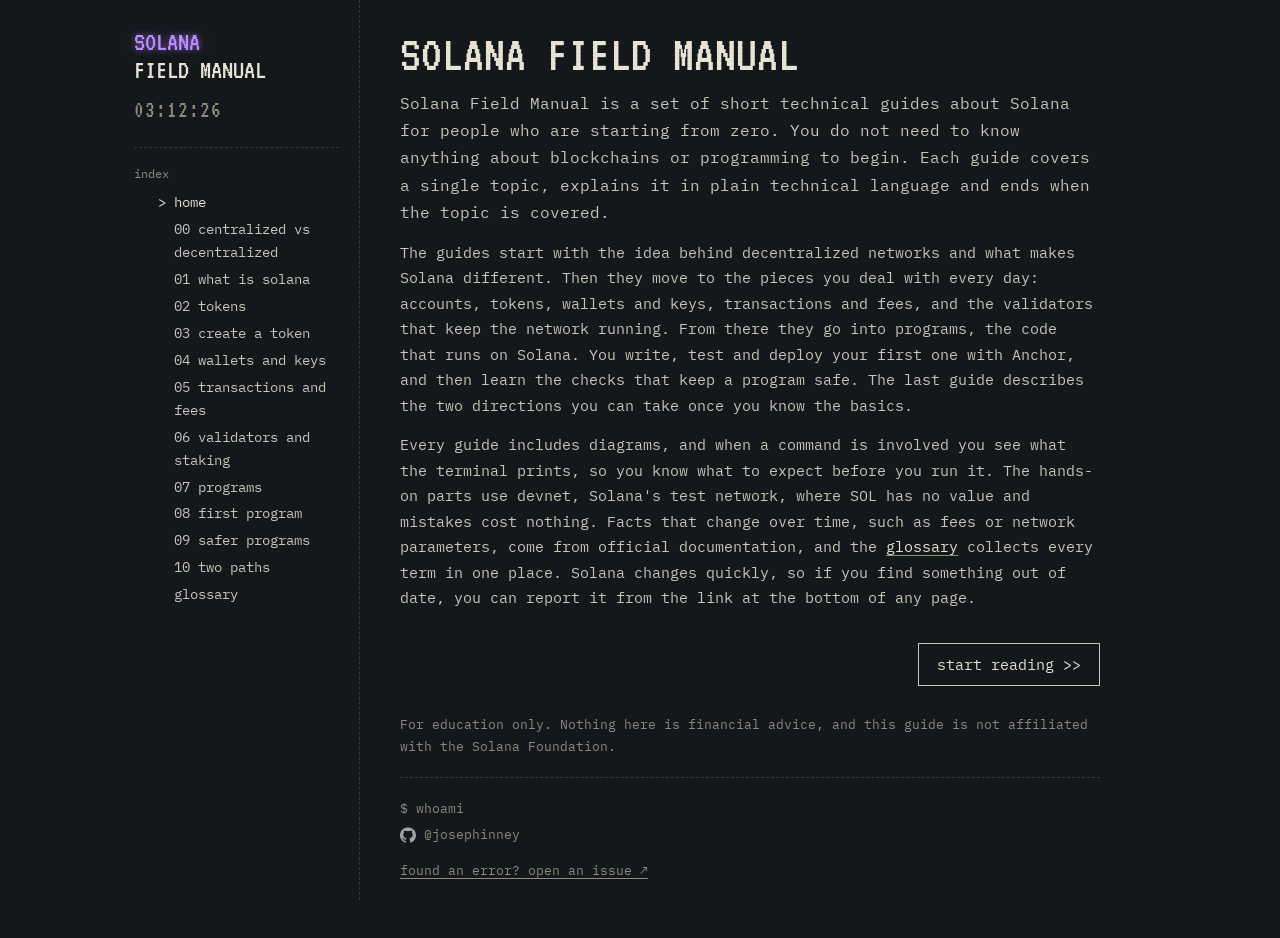
<file: index.html>
<!DOCTYPE html>
<html lang="en">
<head>
<meta charset="UTF-8">
<meta name="viewport" content="width=device-width, initial-scale=1.0">
<title>Solana Field Manual</title>
<meta name="description" content="Short technical guides about Solana for people starting from zero: accounts, tokens, wallets, transactions, validators and your first program.">
<meta property="og:type" content="website">
<meta property="og:title" content="Solana Field Manual">
<meta property="og:description" content="Short technical guides about Solana for people starting from zero.">
<meta property="og:url" content="https://josephinney.github.io/solana-field-manual/">
<meta property="og:image" content="https://josephinney.github.io/solana-field-manual/assets/og-image.png">
<meta property="og:image:width" content="1200">
<meta property="og:image:height" content="630">
<meta name="twitter:card" content="summary_large_image">
<link rel="icon" href="assets/favicon.svg" type="image/svg+xml">
<link rel="icon" href="assets/favicon-32.png" sizes="32x32" type="image/png">
<link rel="apple-touch-icon" href="assets/apple-touch-icon.png">
<link rel="preconnect" href="https://fonts.googleapis.com">
<link rel="preconnect" href="https://fonts.gstatic.com" crossorigin>
<link href="https://fonts.googleapis.com/css2?family=IBM+Plex+Mono:ital,wght@0,400;0,600;1,400&family=VT323&display=swap" rel="stylesheet">
<link rel="stylesheet" href="css/base.css">
<link rel="stylesheet" href="css/layout.css">
<link rel="stylesheet" href="css/components.css">
</head>
<body data-root="" data-page="home">
<div class="layout">
  <aside class="side" id="sidebar" aria-label="Site index"></aside>

  <main class="content">
    <h1>SOLANA FIELD MANUAL</h1>
    <p class="lead">Solana Field Manual is a set of short technical guides about Solana for people who are starting
      from zero. You do not need to know anything about blockchains or programming to begin. Each guide covers a single
      topic, explains it in plain technical language and ends when the topic is covered.</p>
    <p>The guides start with the idea behind decentralized networks and what makes Solana different. Then they move to
      the pieces you deal with every day: accounts, tokens, wallets and keys, transactions and fees, and the validators
      that keep the network running. From there they go into programs, the code that runs on Solana. You write, test and
      deploy your first one with Anchor, and then learn the checks that keep a program safe. The last guide describes the
      two directions you can take once you know the basics.</p>
    <p>Every guide includes diagrams, and when a command is involved you see what the terminal prints, so you know what
      to expect before you run it. The hands-on parts use devnet, Solana's test network, where SOL has no value and
      mistakes cost nothing. Facts that change over time, such as fees or network parameters, come from official
      documentation, and the <a href="glossary.html">glossary</a> collects every term in one place. Solana changes
      quickly, so if you find something out of date, you can report it from the link at the bottom of any page.</p>

    <nav class="start" aria-label="Start reading">
      <a class="btn" id="start-link" href="articles/00-centralized-vs-decentralized.html">start reading &gt;&gt;</a>
    </nav>

    <p class="disclaimer">For education only. Nothing here is financial advice, and this guide is not affiliated
      with the Solana Foundation.</p>

    <hr>
    <footer id="site-footer"></footer>
  </main>
</div>

<script src="data/articles.js" defer></script>
<script src="js/helpers/clock.js" defer></script>
<script src="js/helpers/sidebar.js" defer></script>
<script src="js/helpers/footer.js" defer></script>
<script src="js/helpers/scroll-spy.js" defer></script>
<script src="js/helpers/copy-code.js" defer></script>
<script src="js/helpers/glossary-filter.js" defer></script>
<script src="js/main.js" defer></script>
</body>
</html>
</file>
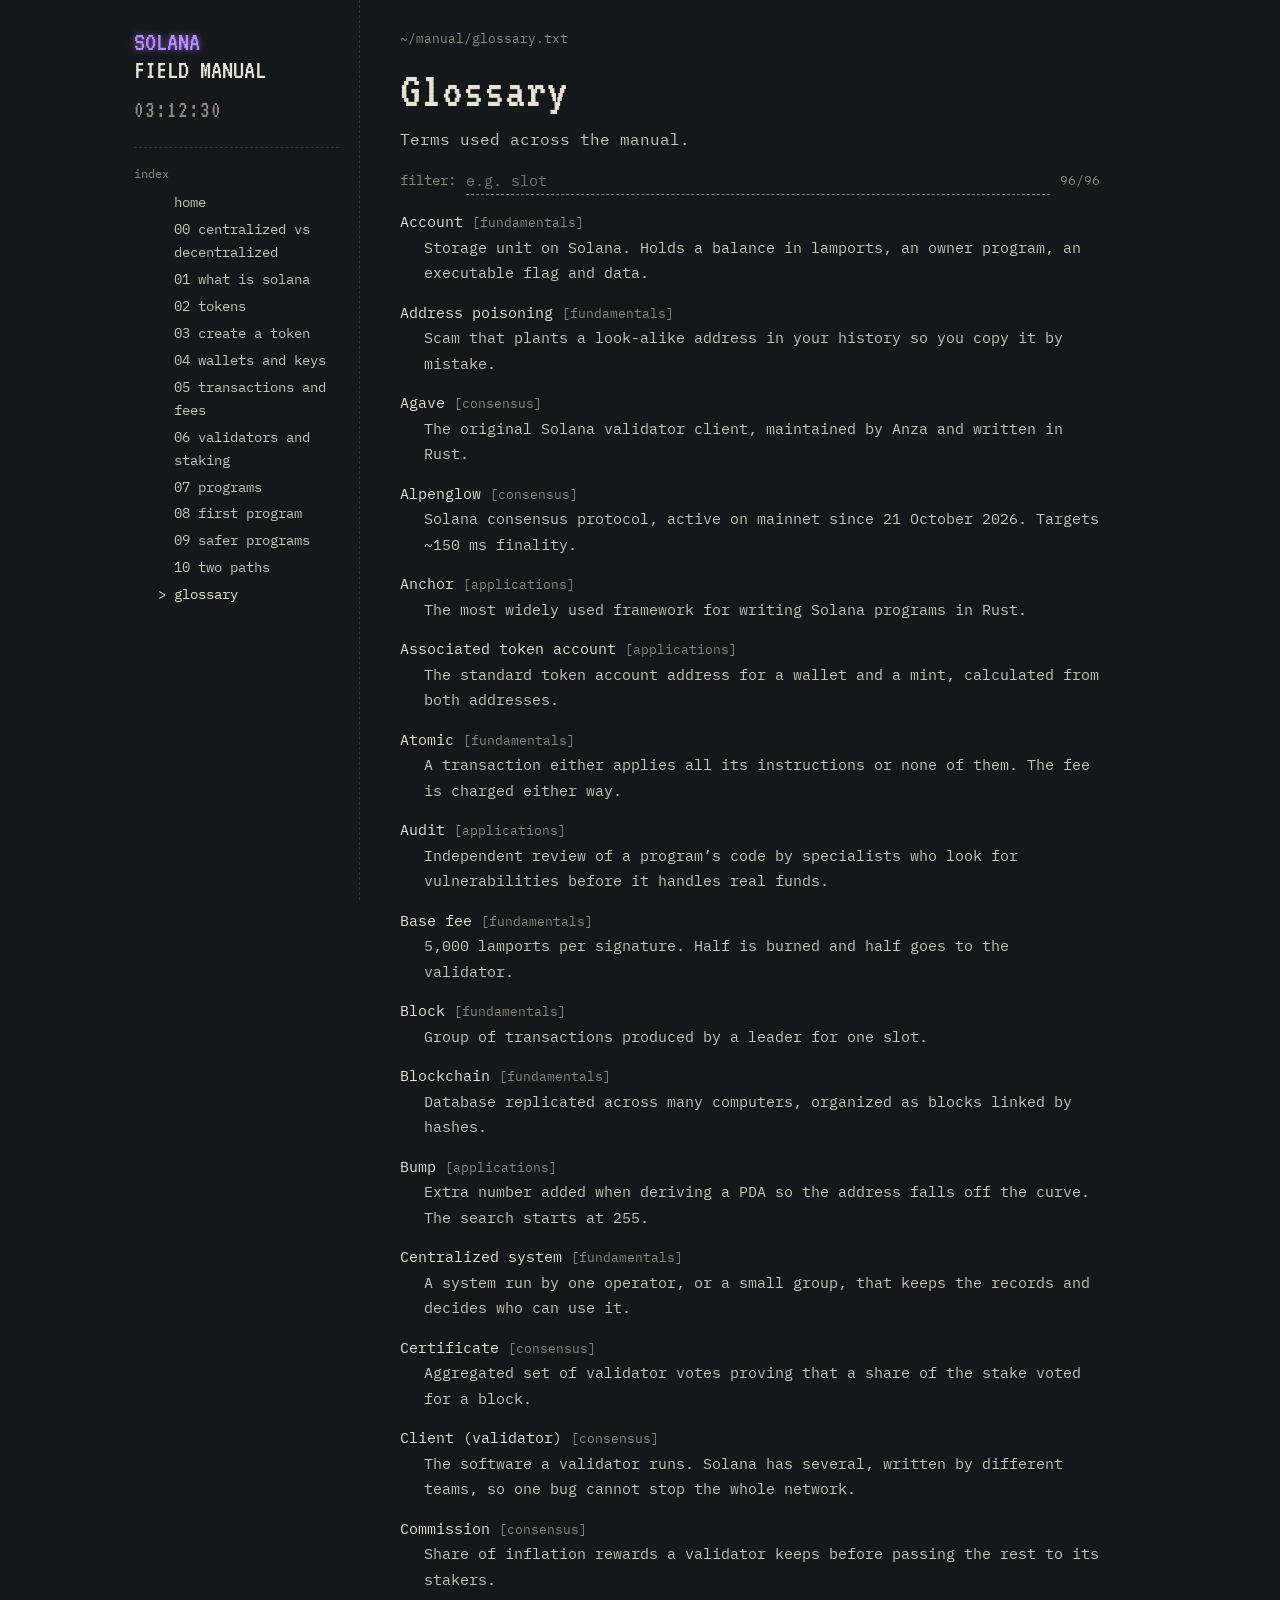
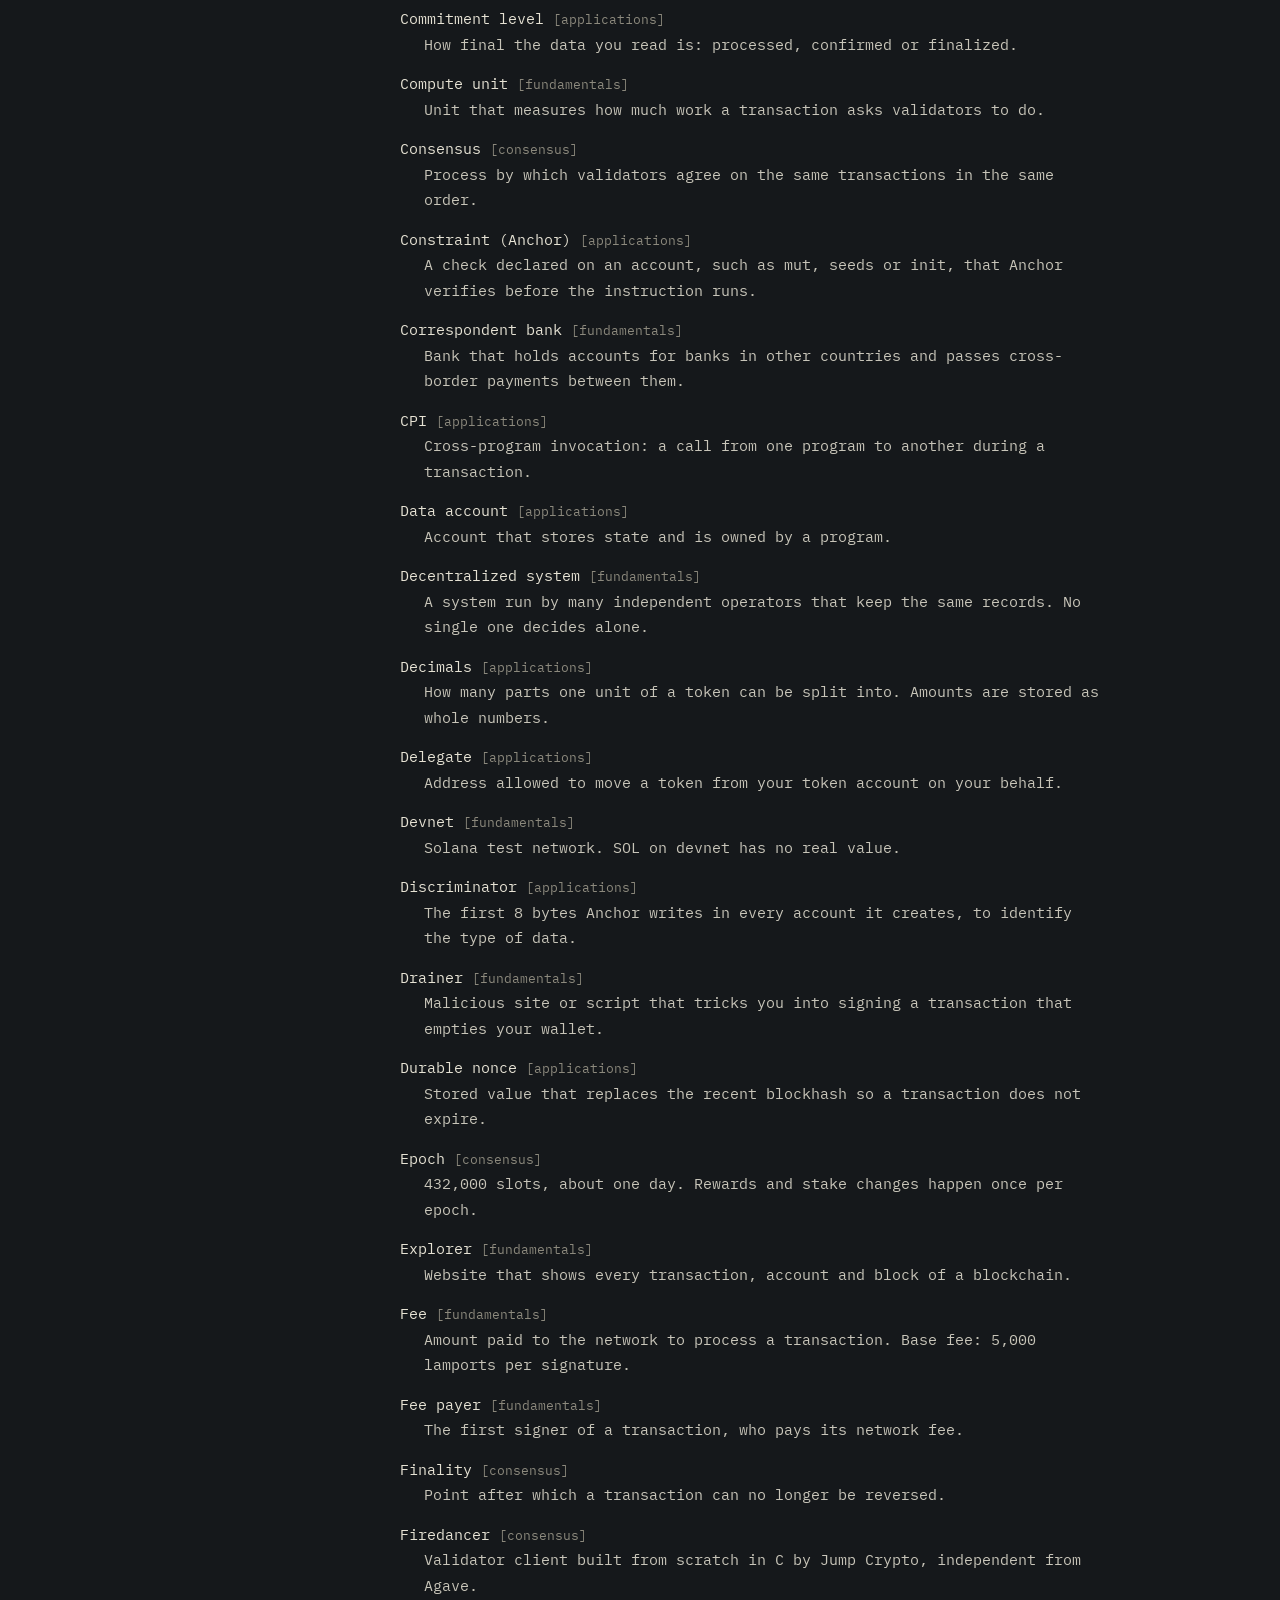
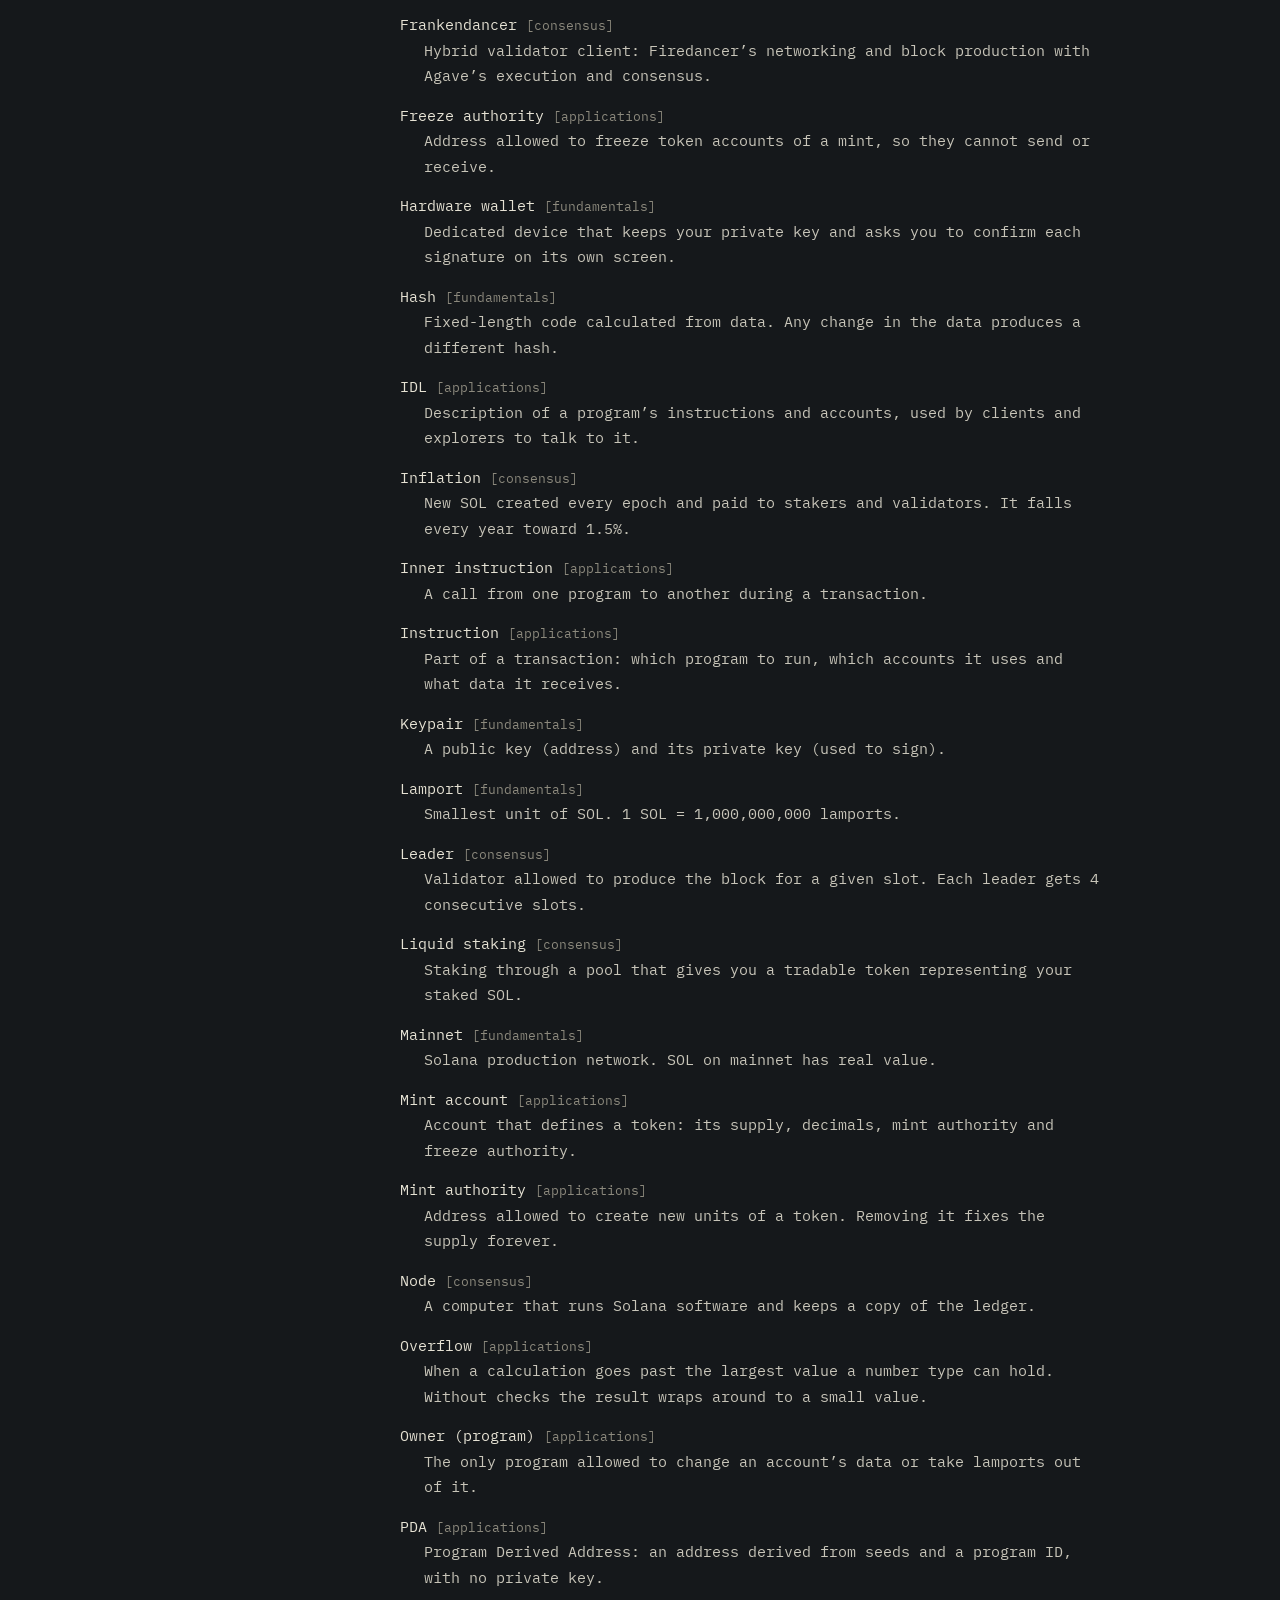
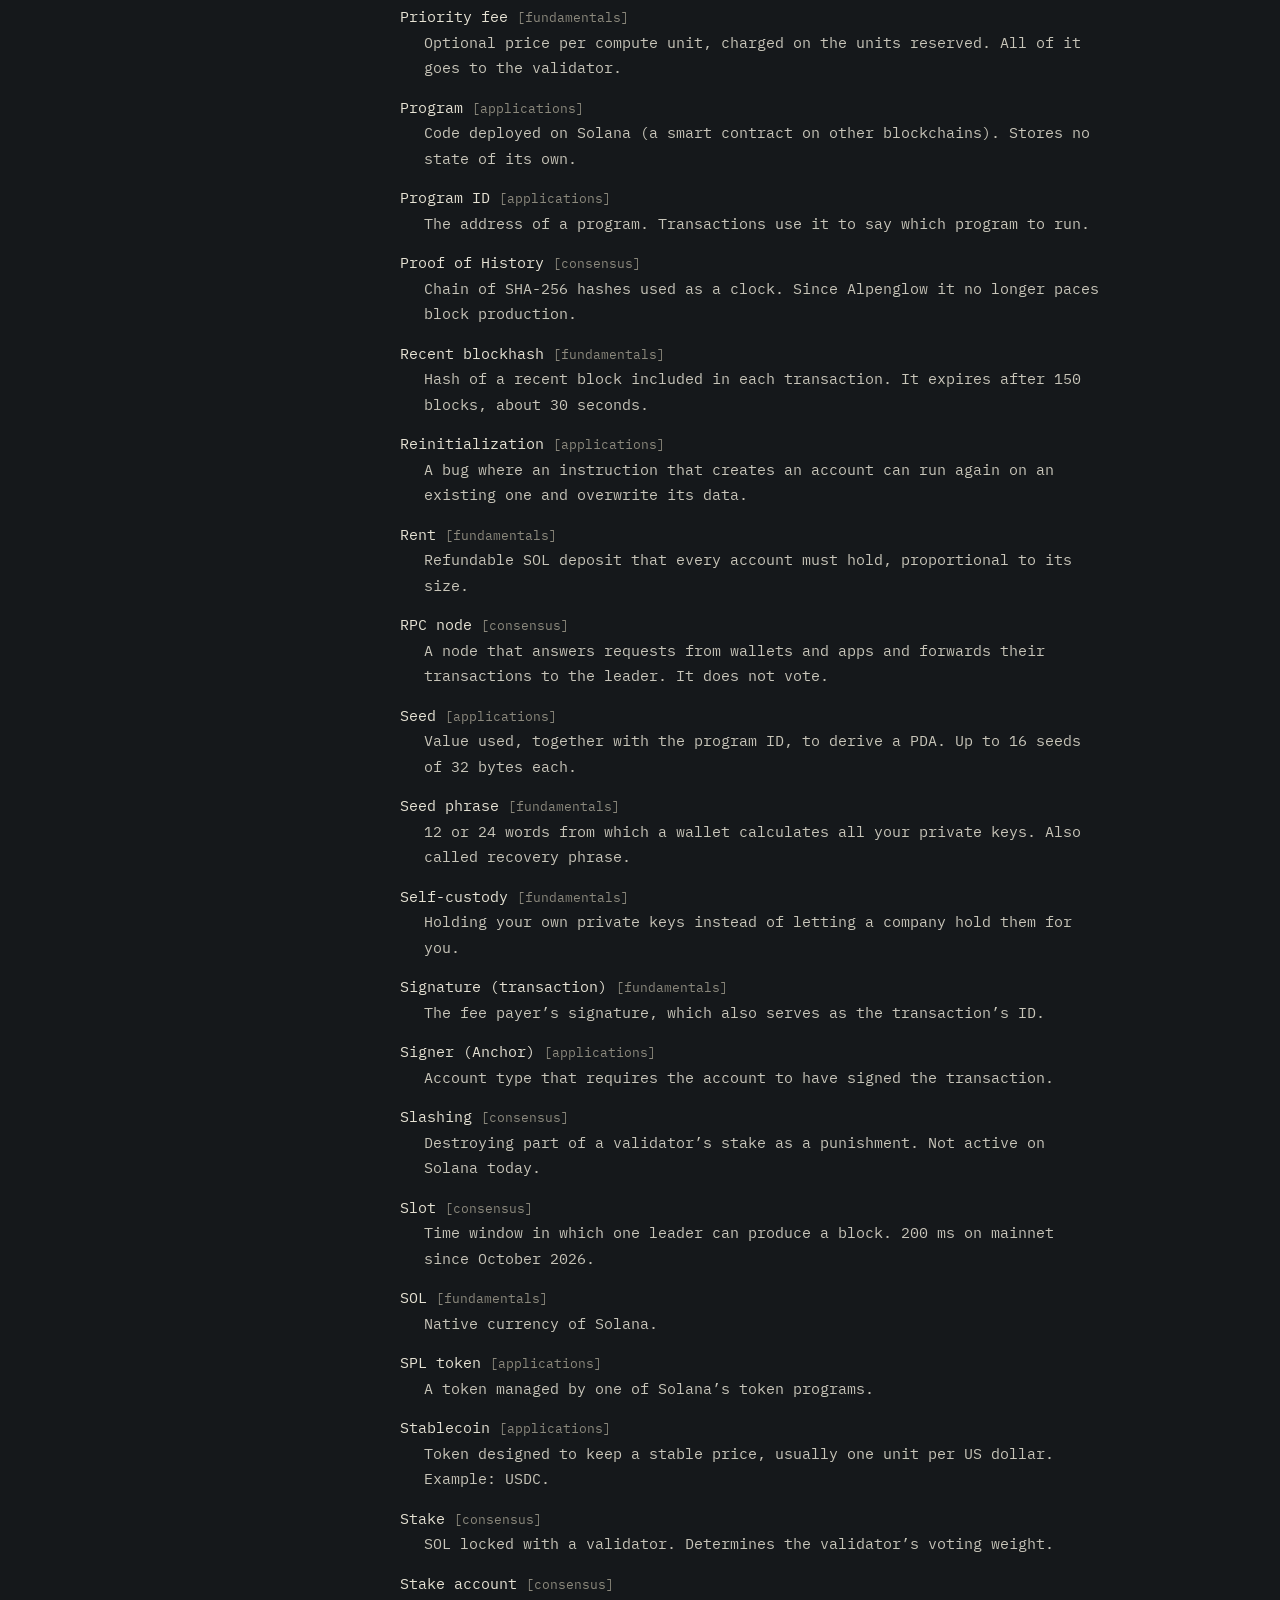
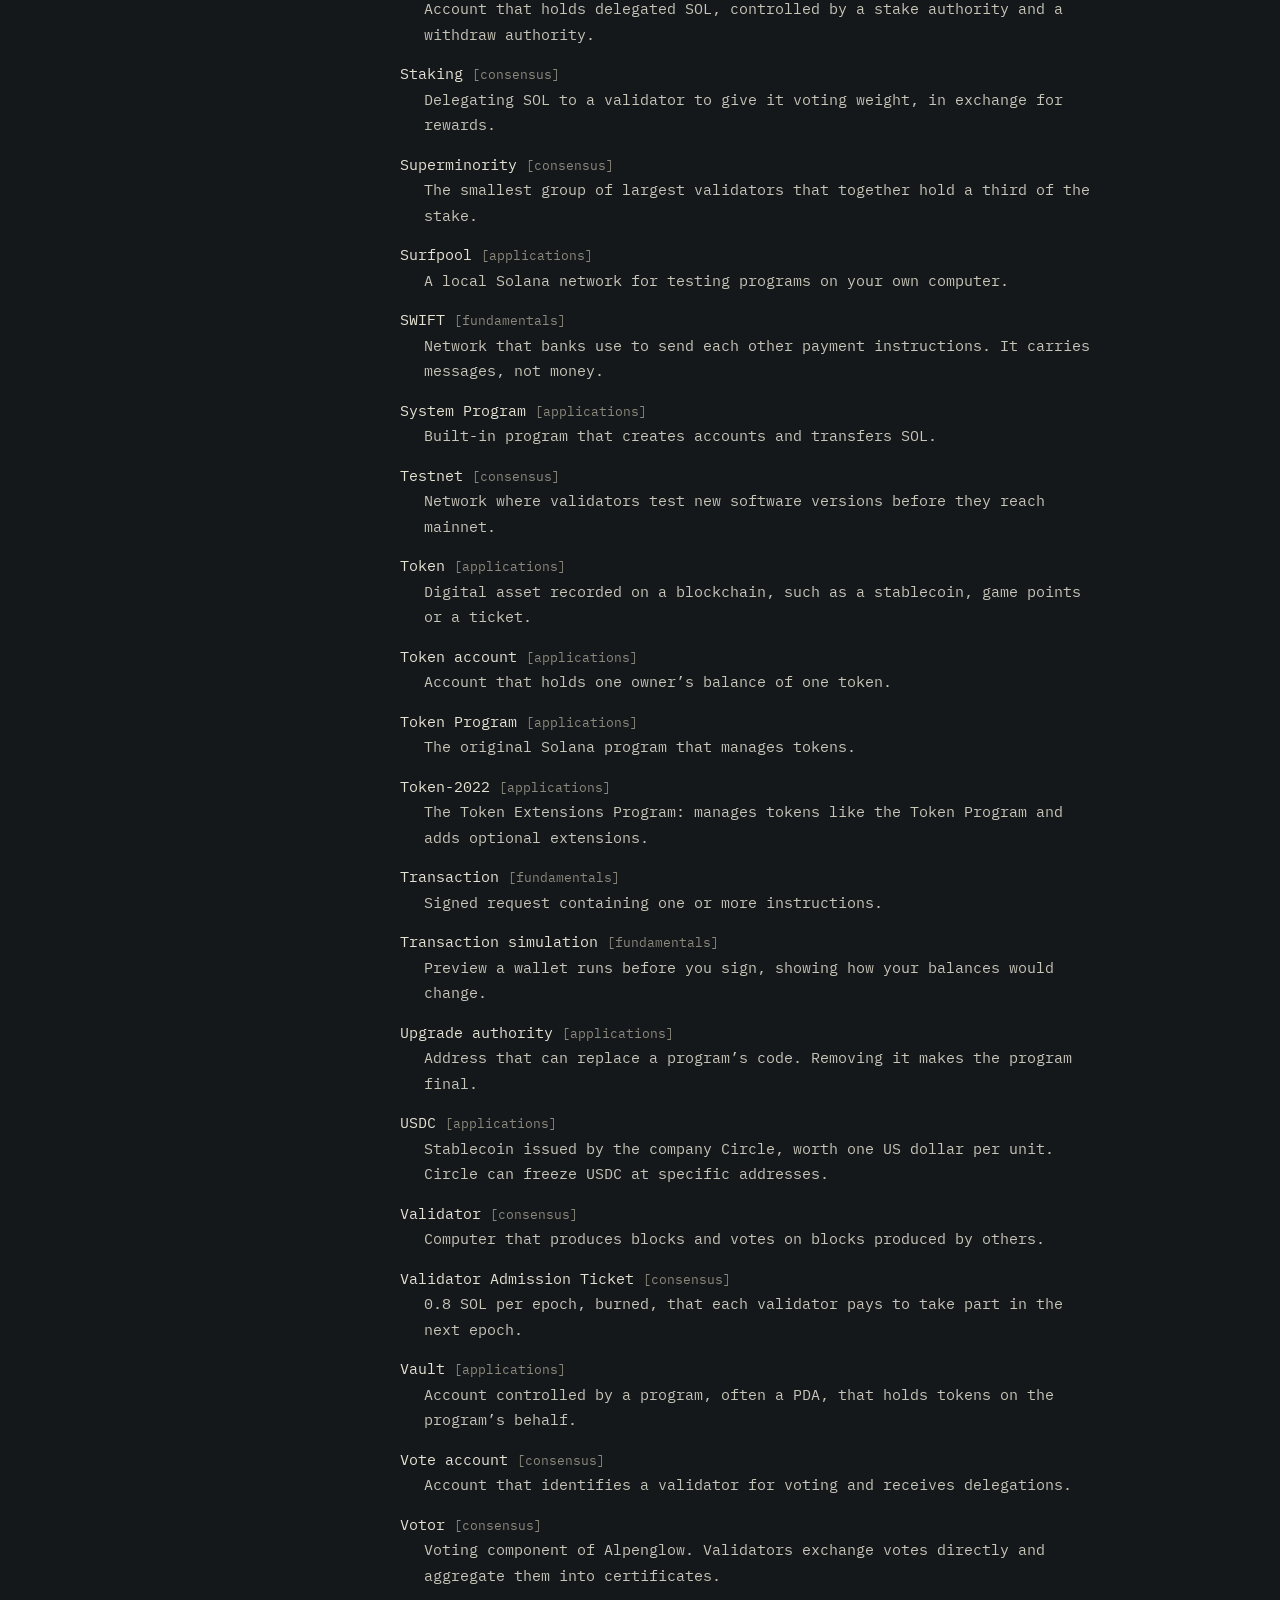
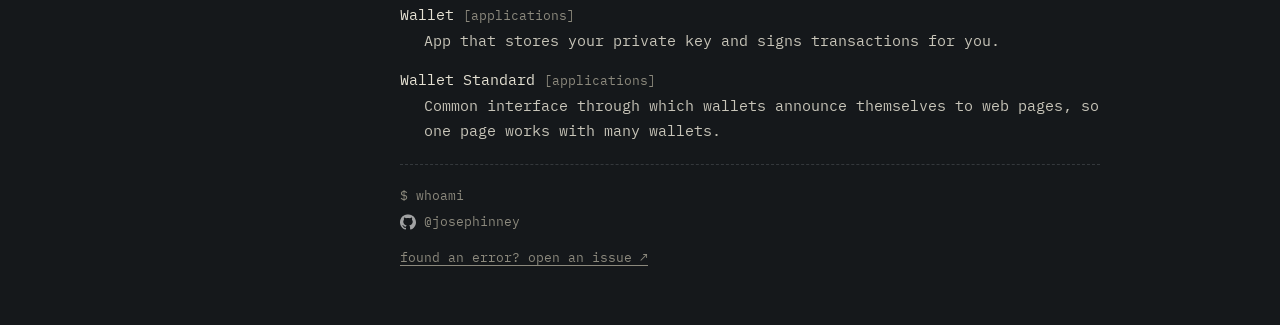
<file: glossary.html>
<!DOCTYPE html>
<html lang="en">
<head>
<meta charset="UTF-8">
<meta name="viewport" content="width=device-width, initial-scale=1.0">
<title>Glossary · Solana Field Manual</title>
<link rel="icon" href="assets/favicon.svg" type="image/svg+xml">
<link rel="icon" href="assets/favicon-32.png" sizes="32x32" type="image/png">
<link rel="apple-touch-icon" href="assets/apple-touch-icon.png">
<link rel="preconnect" href="https://fonts.googleapis.com">
<link rel="preconnect" href="https://fonts.gstatic.com" crossorigin>
<link href="https://fonts.googleapis.com/css2?family=IBM+Plex+Mono:ital,wght@0,400;0,600;1,400&family=VT323&display=swap" rel="stylesheet">
<link rel="stylesheet" href="css/base.css">
<link rel="stylesheet" href="css/layout.css">
<link rel="stylesheet" href="css/components.css">
</head>
<body data-root="" data-page="glossary">
<div class="layout">
  <aside class="side" id="sidebar" aria-label="Site index"></aside>

  <main class="content">
    <p class="meta">~/manual/glossary.txt</p>
    <h1>Glossary</h1>
    <p class="lead">Terms used across the manual.</p>

    <div class="filter">
      <label for="gloss-q">filter:</label>
      <input id="gloss-q" type="search" placeholder="e.g. slot" autocomplete="off">
      <span class="meta" id="gloss-count"></span>
    </div>
    <dl class="gloss" id="gloss"></dl>

    <hr>
    <footer id="site-footer"></footer>
  </main>
</div>

<script src="data/articles.js" defer></script>
<script src="data/glossary.js" defer></script>
<script src="js/helpers/clock.js" defer></script>
<script src="js/helpers/sidebar.js" defer></script>
<script src="js/helpers/footer.js" defer></script>
<script src="js/helpers/scroll-spy.js" defer></script>
<script src="js/helpers/copy-code.js" defer></script>
<script src="js/helpers/glossary-filter.js" defer></script>
<script src="js/main.js" defer></script>
</body>
</html>
</file>
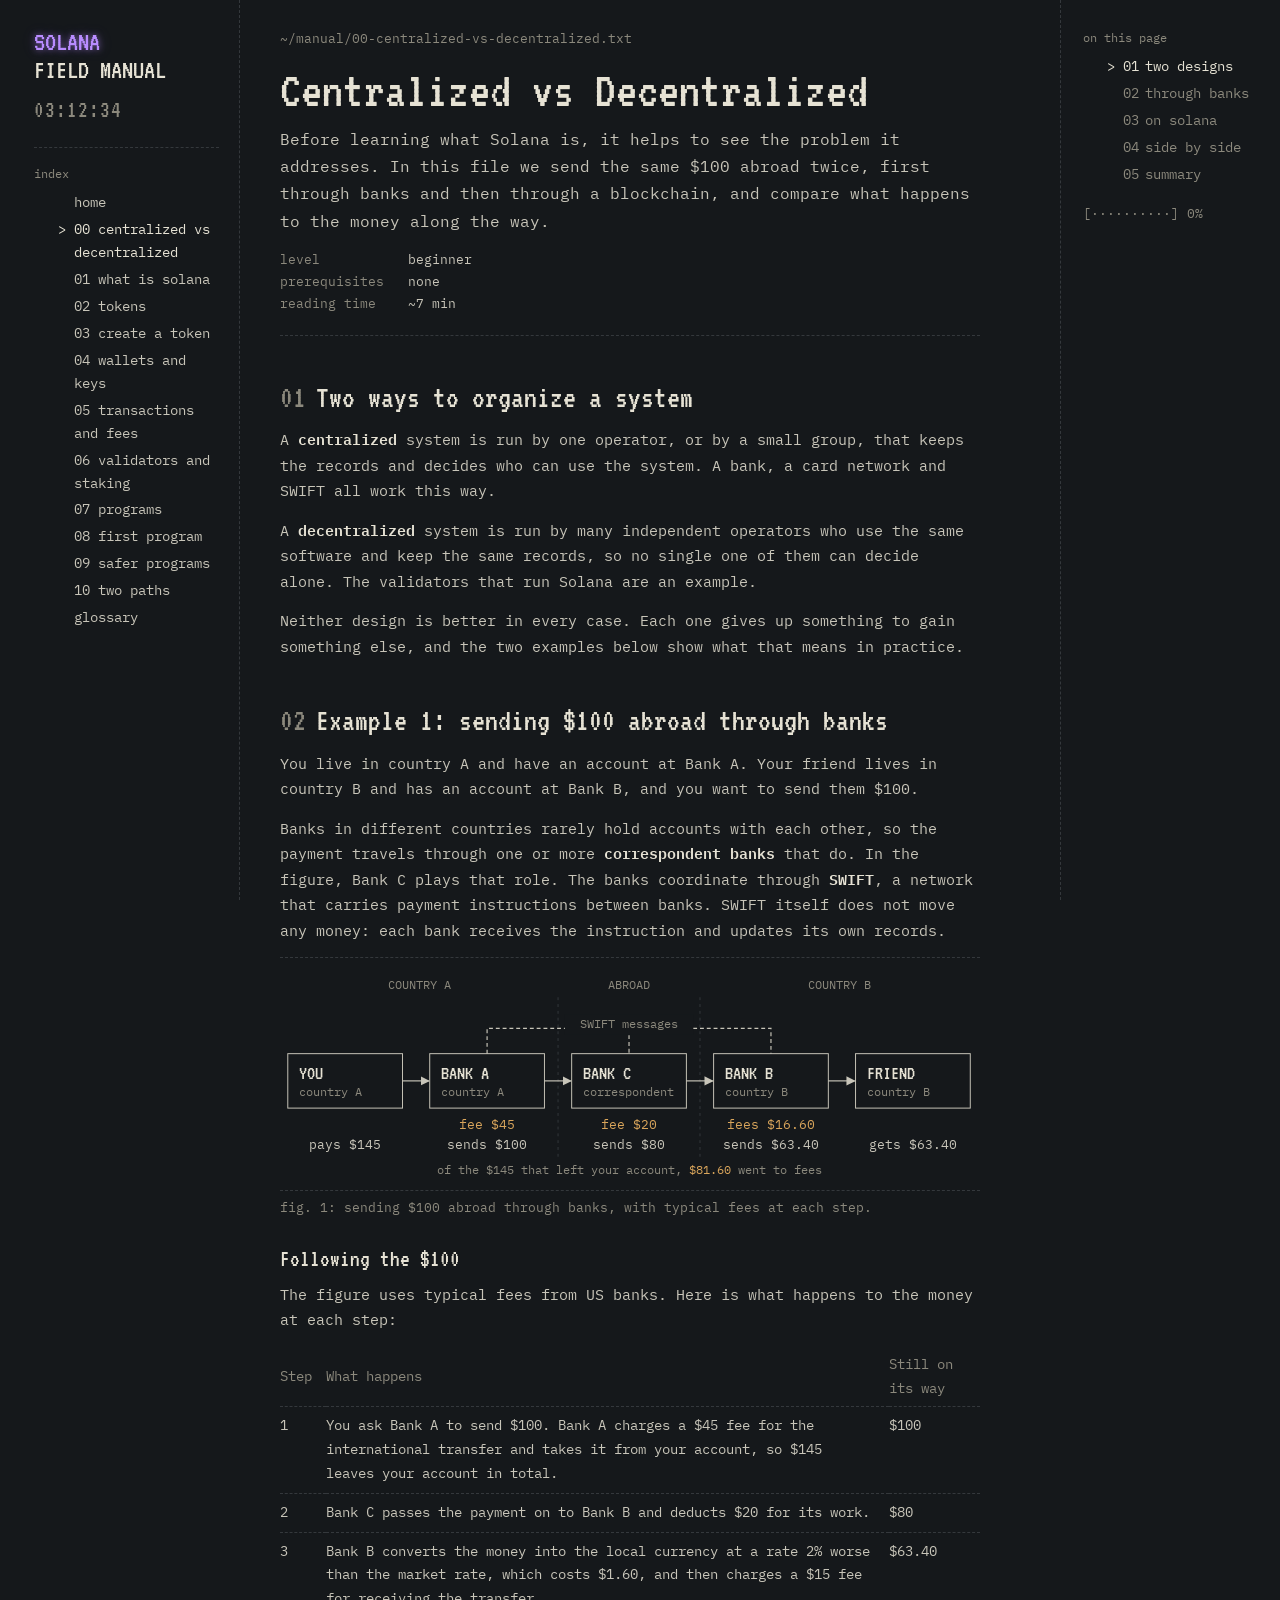
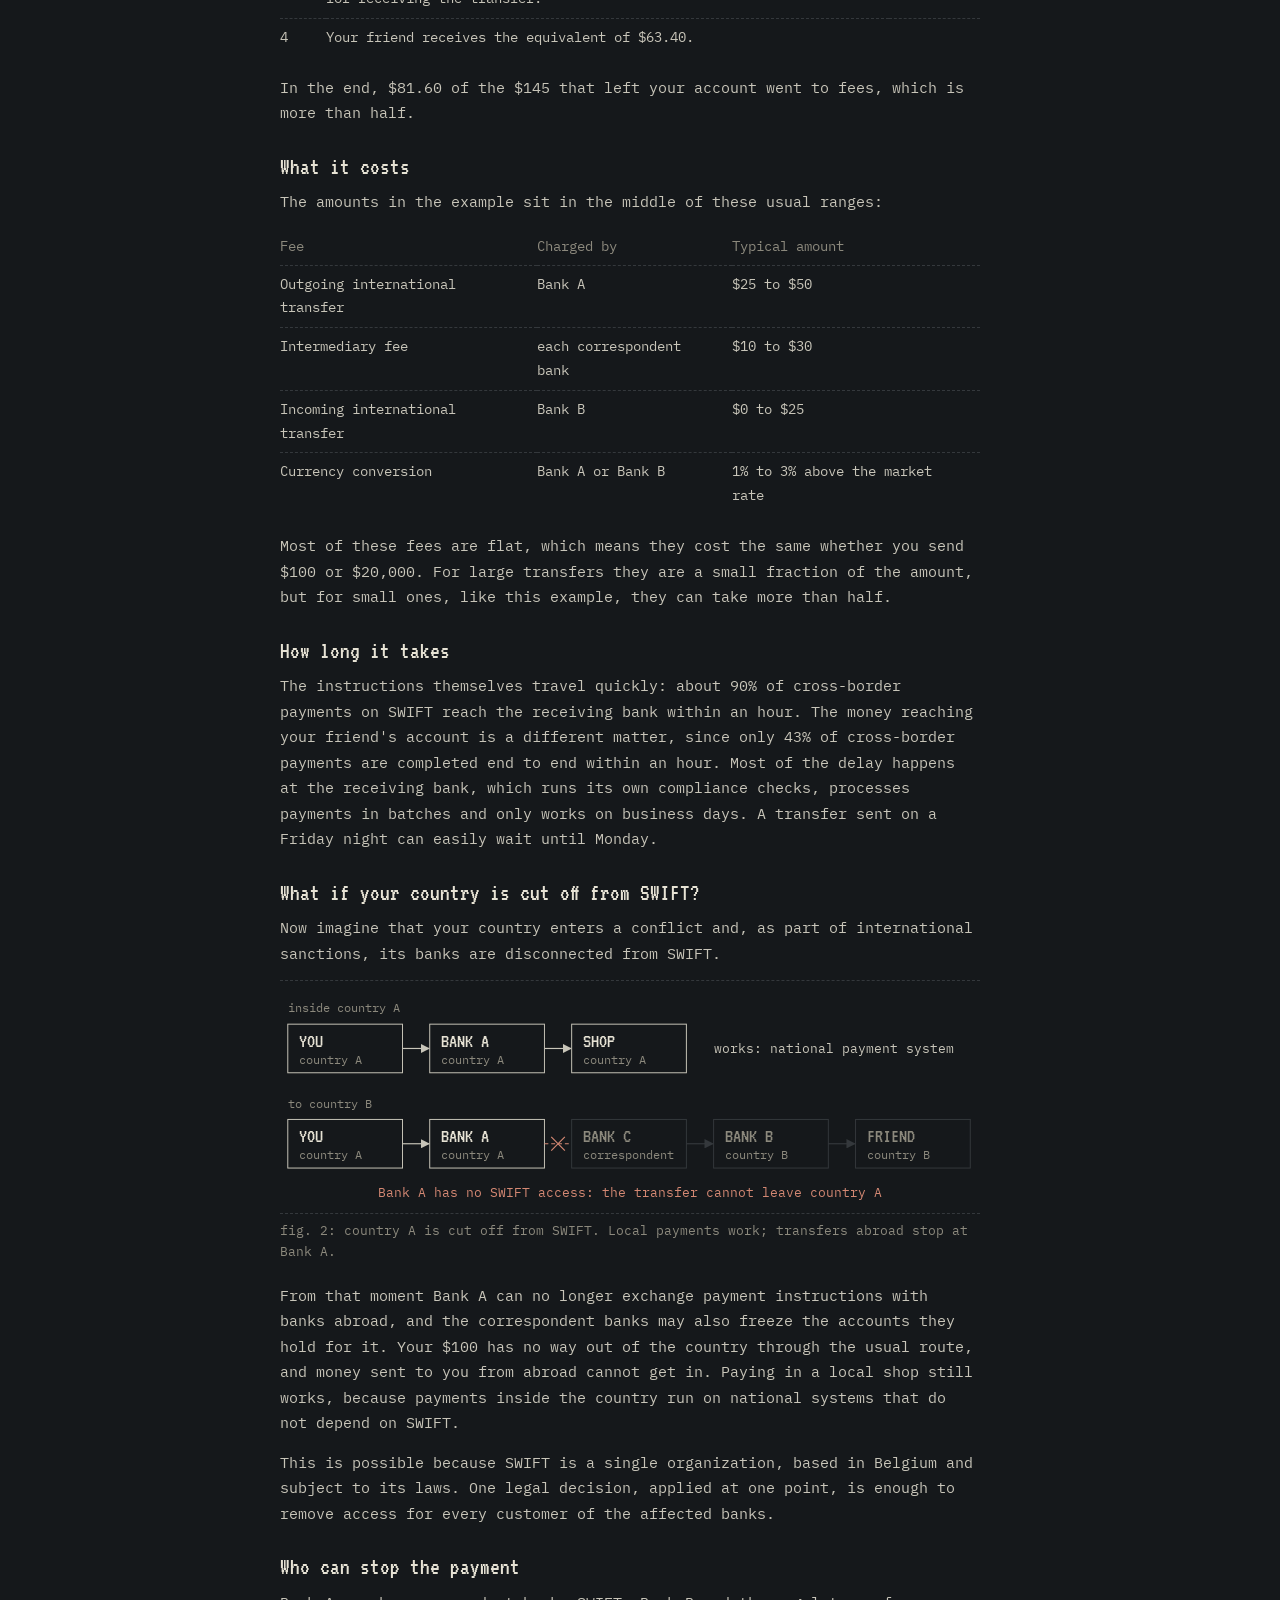
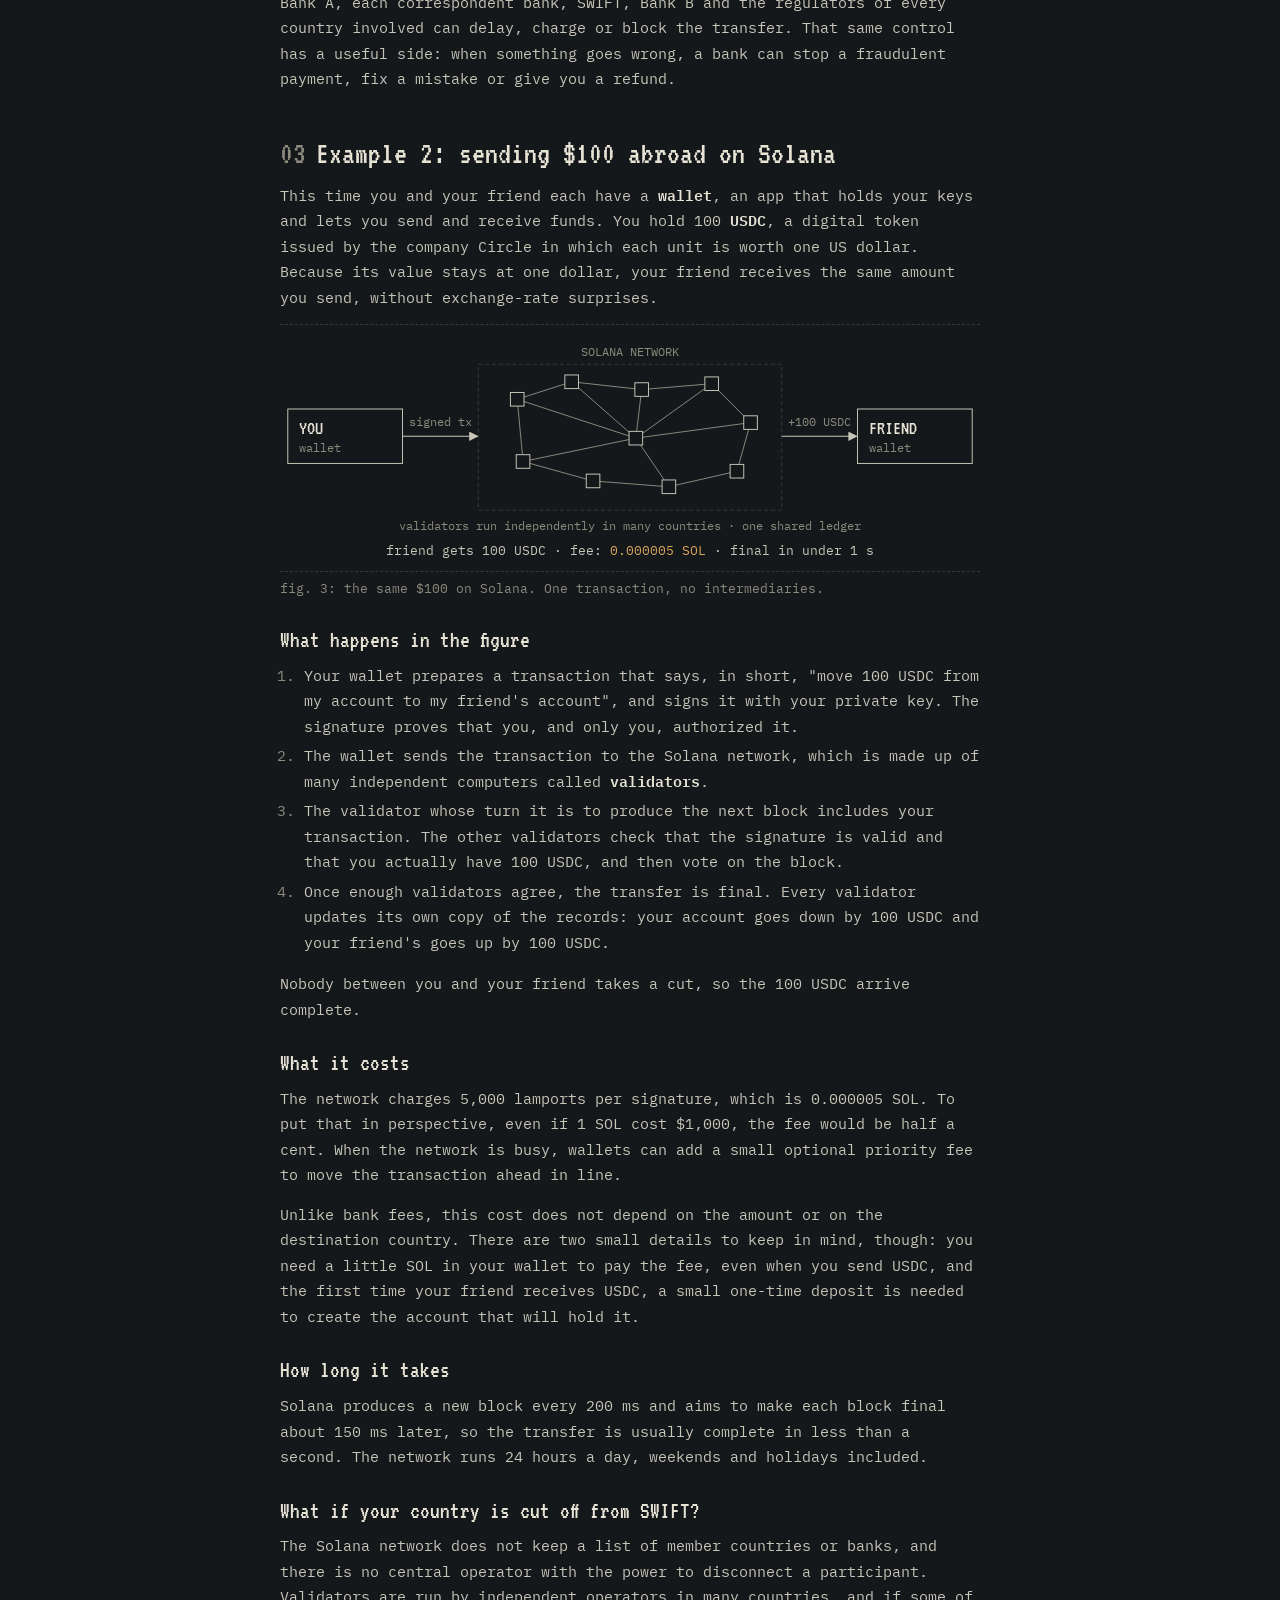
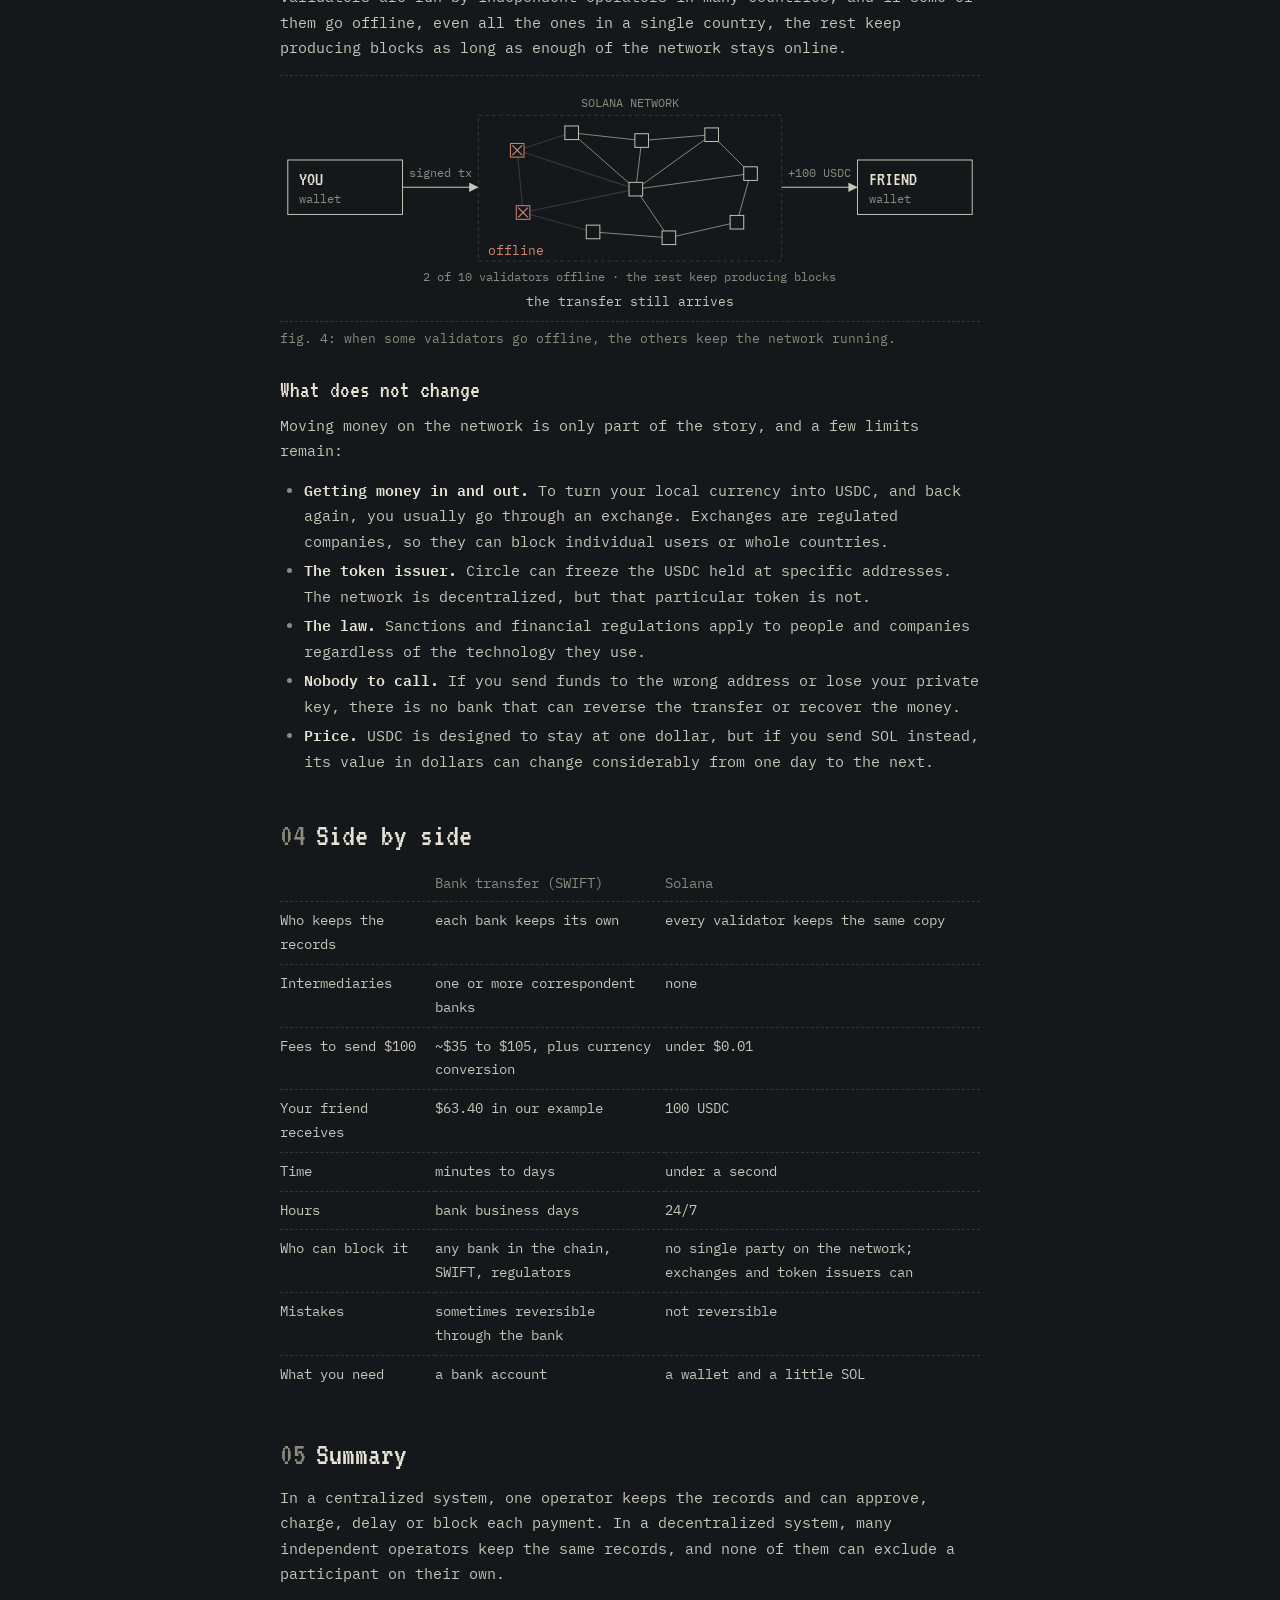
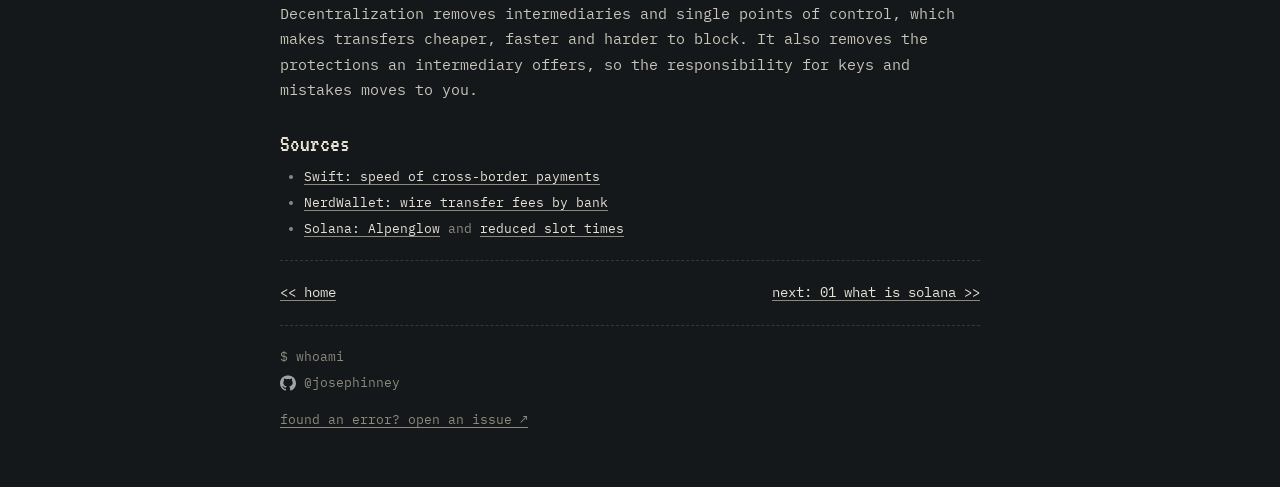
<file: articles/00-centralized-vs-decentralized.html>
<!DOCTYPE html>
<html lang="en">
<head>
<meta charset="UTF-8">
<meta name="viewport" content="width=device-width, initial-scale=1.0">
<title>Centralized vs Decentralized · Solana Field Manual</title>
<link rel="icon" href="../assets/favicon.svg" type="image/svg+xml">
<link rel="icon" href="../assets/favicon-32.png" sizes="32x32" type="image/png">
<link rel="apple-touch-icon" href="../assets/apple-touch-icon.png">
<link rel="preconnect" href="https://fonts.googleapis.com">
<link rel="preconnect" href="https://fonts.gstatic.com" crossorigin>
<link href="https://fonts.googleapis.com/css2?family=IBM+Plex+Mono:ital,wght@0,400;0,600;1,400&family=VT323&display=swap" rel="stylesheet">
<link rel="stylesheet" href="../css/base.css">
<link rel="stylesheet" href="../css/layout.css">
<link rel="stylesheet" href="../css/components.css">
</head>
<body data-root="../" data-page="00">
<div class="layout">
  <aside class="side" id="sidebar" aria-label="Site index"></aside>

  <main class="content">
    <article class="article">
      <p class="meta">~/manual/00-centralized-vs-decentralized.txt</p>
      <h1>Centralized vs Decentralized</h1>
      <p class="lead">Before learning what Solana is, it helps to see the problem it addresses. In this file we send
        the same $100 abroad twice, first through banks and then through a blockchain, and compare what happens to the
        money along the way.</p>
      <ul class="meta-list">
        <li><span class="k">level</span>beginner</li>
        <li><span class="k">prerequisites</span>none</li>
        <li><span class="k">reading time</span>~7 min</li>
      </ul>
      <hr>

      <h2 id="s1" data-short="two designs"><span class="n">01</span>Two ways to organize a system</h2>
      <p>A <strong>centralized</strong> system is run by one operator, or by a small group, that keeps the records and
        decides who can use the system. A bank, a card network and SWIFT all work this way.</p>
      <p>A <strong>decentralized</strong> system is run by many independent operators who use the same software and keep
        the same records, so no single one of them can decide alone. The validators that run Solana are an example.</p>
      <p>Neither design is better in every case. Each one gives up something to gain something else, and the two examples
        below show what that means in practice.</p>

      <h2 id="s2" data-short="through banks"><span class="n">02</span>Example 1: sending $100 abroad through banks</h2>
      <p>You live in country A and have an account at Bank A. Your friend lives in country B and has an account at
        Bank B, and you want to send them $100.</p>
      <p>Banks in different countries rarely hold accounts with each other, so the payment travels through one or more
        <strong>correspondent banks</strong> that do. In the figure, Bank C plays that role. The banks coordinate through
        <strong>SWIFT</strong>, a network that carries payment instructions between banks. SWIFT itself does not move any
        money: each bank receives the instruction and updates its own records.</p>

      <figure class="fig">
        <div class="wrap">
          <svg viewBox="0 0 720 218" role="img" aria-labelledby="f1-t"><title id="f1-t">You send 100 dollars. Bank A charges 45, Bank C deducts 20 and Bank B deducts 16.60, so your friend receives 63.40 of the 145 dollars that left your account.</title><defs>
            <marker id="f1-fg" viewBox="0 0 8 8" refX="7" refY="4" markerWidth="8" markerHeight="8" orient="auto"><path class="mk-fg" d="M0,0 L8,4 L0,8 z"/></marker>
            <marker id="f1-am" viewBox="0 0 8 8" refX="7" refY="4" markerWidth="8" markerHeight="8" orient="auto"><path class="mk" d="M0,0 L8,4 L0,8 z"/></marker>
            <marker id="f1-dim" viewBox="0 0 8 8" refX="7" refY="4" markerWidth="8" markerHeight="8" orient="auto"><path class="mk-dim" d="M0,0 L8,4 L0,8 z"/></marker>
          </defs><line class="zone" x1="286.0" y1="26" x2="286.0" y2="190"/><line class="zone" x1="432.0" y1="26" x2="432.0" y2="190"/><text class="t-dim" x="143.0" y="18" text-anchor="middle">COUNTRY A</text><text class="t-dim" x="359.0" y="18" text-anchor="middle">ABROAD</text><text class="t-dim" x="576.0" y="18" text-anchor="middle">COUNTRY B</text><path class="ln-fg dash" d="M213.0,84 V58 H505.0 V84"/><path class="ln-fg dash" d="M359.0,58 V84"/><rect x="293.0" y="44" width="132" height="20" fill="var(--bg)"/><text class="t-dim" x="359.0" y="58" text-anchor="middle">SWIFT messages</text><rect class="box" x="8" y="84" width="118" height="56"/><text class="t-hi" x="20" y="110.0">YOU</text><text class="t-dim" x="20" y="128.0">country A</text><rect class="box" x="154" y="84" width="118" height="56"/><text class="t-hi" x="166" y="110.0">BANK A</text><text class="t-dim" x="166" y="128.0">country A</text><rect class="box" x="300" y="84" width="118" height="56"/><text class="t-hi" x="312" y="110.0">BANK C</text><text class="t-dim" x="312" y="128.0">correspondent</text><rect class="box" x="446" y="84" width="118" height="56"/><text class="t-hi" x="458" y="110.0">BANK B</text><text class="t-dim" x="458" y="128.0">country B</text><rect class="box" x="592" y="84" width="118" height="56"/><text class="t-hi" x="604" y="110.0">FRIEND</text><text class="t-dim" x="604" y="128.0">country B</text><path class="ln-fg" d="M126,112.0 H153" marker-end="url(#f1-fg)"/><path class="ln-fg" d="M272,112.0 H299" marker-end="url(#f1-fg)"/><path class="ln-fg" d="M418,112.0 H445" marker-end="url(#f1-fg)"/><path class="ln-fg" d="M564,112.0 H591" marker-end="url(#f1-fg)"/><text x="67.0" y="182" text-anchor="middle">pays $145</text><text class="t-am" x="213.0" y="162" text-anchor="middle">fee $45</text><text x="213.0" y="182" text-anchor="middle">sends $100</text><text class="t-am" x="359.0" y="162" text-anchor="middle">fee $20</text><text x="359.0" y="182" text-anchor="middle">sends $80</text><text class="t-am" x="505.0" y="162" text-anchor="middle">fees $16.60</text><text x="505.0" y="182" text-anchor="middle">sends $63.40</text><text x="651.0" y="182" text-anchor="middle">gets $63.40</text><text class="t-dim" x="360" y="208" text-anchor="middle">of the $145 that left your account, <tspan class="t-am">$81.60</tspan> went to fees</text></svg>
        </div>
        <figcaption>fig. 1: sending $100 abroad through banks, with typical fees at each step.</figcaption>
      </figure>

      <h3>Following the $100</h3>
      <p>The figure uses typical fees from US banks. Here is what happens to the money at each step:</p>
      <div class="tbl"><table>
        <thead><tr><th>Step</th><th>What happens</th><th>Still on its way</th></tr></thead>
        <tbody>
          <tr><td>1</td><td>You ask Bank A to send $100. Bank A charges a $45 fee for the international transfer and takes it
            from your account, so $145 leaves your account in total.</td><td>$100</td></tr>
          <tr><td>2</td><td>Bank C passes the payment on to Bank B and deducts $20 for its work.</td><td>$80</td></tr>
          <tr><td>3</td><td>Bank B converts the money into the local currency at a rate 2% worse than the market rate,
            which costs $1.60, and then charges a $15 fee for receiving the transfer.</td><td>$63.40</td></tr>
          <tr><td>4</td><td>Your friend receives the equivalent of $63.40.</td><td>&nbsp;</td></tr>
        </tbody>
      </table></div>
      <p>In the end, $81.60 of the $145 that left your account went to fees, which is more than half.</p>

      <h3>What it costs</h3>
      <p>The amounts in the example sit in the middle of these usual ranges:</p>
      <div class="tbl"><table>
        <thead><tr><th>Fee</th><th>Charged by</th><th>Typical amount</th></tr></thead>
        <tbody>
          <tr><td>Outgoing international transfer</td><td>Bank A</td><td>$25 to $50</td></tr>
          <tr><td>Intermediary fee</td><td>each correspondent bank</td><td>$10 to $30</td></tr>
          <tr><td>Incoming international transfer</td><td>Bank B</td><td>$0 to $25</td></tr>
          <tr><td>Currency conversion</td><td>Bank A or Bank B</td><td>1% to 3% above the market rate</td></tr>
        </tbody>
      </table></div>
      <p>Most of these fees are flat, which means they cost the same whether you send $100 or $20,000. For large
        transfers they are a small fraction of the amount, but for small ones, like this example, they can take more than
        half.</p>

      <h3>How long it takes</h3>
      <p>The instructions themselves travel quickly: about 90% of cross-border payments on SWIFT reach the receiving bank
        within an hour. The money reaching your friend's account is a different matter, since only 43% of cross-border
        payments are completed end to end within an hour. Most of the delay happens at the receiving bank, which runs its
        own compliance checks, processes payments in batches and only works on business days. A transfer sent on a
        Friday night can easily wait until Monday.</p>

      <h3>What if your country is cut off from SWIFT?</h3>
      <p>Now imagine that your country enters a conflict and, as part of international sanctions, its banks are
        disconnected from SWIFT.</p>

      <figure class="fig">
        <div class="wrap">
          <svg viewBox="0 0 720 218" role="img" aria-labelledby="f2-t"><title id="f2-t">After the disconnection, payments inside country A still work, but the transfer to country B stops at Bank A.</title><defs>
            <marker id="f2-fg" viewBox="0 0 8 8" refX="7" refY="4" markerWidth="8" markerHeight="8" orient="auto"><path class="mk-fg" d="M0,0 L8,4 L0,8 z"/></marker>
            <marker id="f2-am" viewBox="0 0 8 8" refX="7" refY="4" markerWidth="8" markerHeight="8" orient="auto"><path class="mk" d="M0,0 L8,4 L0,8 z"/></marker>
            <marker id="f2-dim" viewBox="0 0 8 8" refX="7" refY="4" markerWidth="8" markerHeight="8" orient="auto"><path class="mk-dim" d="M0,0 L8,4 L0,8 z"/></marker>
          </defs><text class="t-dim" x="8" y="18">inside country A</text><rect class="box" x="8" y="30" width="118" height="50"/><text class="t-hi" x="20" y="53.0">YOU</text><text class="t-dim" x="20" y="71.0">country A</text><rect class="box" x="154" y="30" width="118" height="50"/><text class="t-hi" x="166" y="53.0">BANK A</text><text class="t-dim" x="166" y="71.0">country A</text><rect class="box" x="300" y="30" width="118" height="50"/><text class="t-hi" x="312" y="53.0">SHOP</text><text class="t-dim" x="312" y="71.0">country A</text><path class="ln-fg" d="M126,55.0 H153" marker-end="url(#f2-fg)"/><path class="ln-fg" d="M272,55.0 H299" marker-end="url(#f2-fg)"/><text x="446" y="60.0">works: national payment system</text><text class="t-dim" x="8" y="116">to country B</text><rect class="box" x="8" y="128" width="118" height="50"/><text class="t-hi" x="20" y="151.0">YOU</text><text class="t-dim" x="20" y="169.0">country A</text><rect class="box" x="154" y="128" width="118" height="50"/><text class="t-hi" x="166" y="151.0">BANK A</text><text class="t-dim" x="166" y="169.0">country A</text><rect class="box dim" x="300" y="128" width="118" height="50"/><text class="t-hi dim" x="312" y="151.0">BANK C</text><text class="t-dim" x="312" y="169.0">correspondent</text><rect class="box dim" x="446" y="128" width="118" height="50"/><text class="t-hi dim" x="458" y="151.0">BANK B</text><text class="t-dim" x="458" y="169.0">country B</text><rect class="box dim" x="592" y="128" width="118" height="50"/><text class="t-hi dim" x="604" y="151.0">FRIEND</text><text class="t-dim" x="604" y="169.0">country B</text><path class="ln-fg" d="M126,153.0 H153" marker-end="url(#f2-fg)"/><path class="ln-red" d="M272,153.0 H299"/><path class="ln-red solid" d="M279.0,146.0 L293.0,160.0 M293.0,146.0 L279.0,160.0"/><path class="ln-dim" d="M418,153.0 H445" marker-end="url(#f2-dim)"/><path class="ln-dim" d="M564,153.0 H591" marker-end="url(#f2-dim)"/><text class="t-red" x="360" y="208" text-anchor="middle">Bank A has no SWIFT access: the transfer cannot leave country A</text></svg>
        </div>
        <figcaption>fig. 2: country A is cut off from SWIFT. Local payments work; transfers abroad stop at Bank A.</figcaption>
      </figure>

      <p>From that moment Bank A can no longer exchange payment instructions with banks abroad, and the correspondent
        banks may also freeze the accounts they hold for it. Your $100 has no way out of the country through the usual
        route, and money sent to you from abroad cannot get in. Paying in a local shop still works, because payments
        inside the country run on national systems that do not depend on SWIFT.</p>
      <p>This is possible because SWIFT is a single organization, based in Belgium and subject to its laws. One legal
        decision, applied at one point, is enough to remove access for every customer of the affected banks.</p>

      <h3>Who can stop the payment</h3>
      <p>Bank A, each correspondent bank, SWIFT, Bank B and the regulators of every country involved can delay, charge or
        block the transfer. That same control has a useful side: when something goes wrong, a bank can stop a fraudulent
        payment, fix a mistake or give you a refund.</p>

      <h2 id="s3" data-short="on solana"><span class="n">03</span>Example 2: sending $100 abroad on Solana</h2>
      <p>This time you and your friend each have a <strong>wallet</strong>, an app that holds your keys and lets you send
        and receive funds. You hold 100 <strong>USDC</strong>, a digital token issued by the company Circle in which each
        unit is worth one US dollar. Because its value stays at one dollar, your friend receives the same amount you send,
        without exchange-rate surprises.</p>

      <figure class="fig">
        <div class="wrap">
          <svg viewBox="0 0 720 232" role="img" aria-labelledby="f3-t"><title id="f3-t">Your wallet sends a signed transaction to the Solana network, a mesh of independent validators, and your friend receives 100 USDC. Fee 0.000005 SOL, final in under a second.</title><defs>
            <marker id="f3-fg" viewBox="0 0 8 8" refX="7" refY="4" markerWidth="8" markerHeight="8" orient="auto"><path class="mk-fg" d="M0,0 L8,4 L0,8 z"/></marker>
            <marker id="f3-am" viewBox="0 0 8 8" refX="7" refY="4" markerWidth="8" markerHeight="8" orient="auto"><path class="mk" d="M0,0 L8,4 L0,8 z"/></marker>
            <marker id="f3-dim" viewBox="0 0 8 8" refX="7" refY="4" markerWidth="8" markerHeight="8" orient="auto"><path class="mk-dim" d="M0,0 L8,4 L0,8 z"/></marker>
          </defs><rect class="net" x="204" y="26" width="312" height="150"/><text class="t-dim" x="360" y="18" text-anchor="middle">SOLANA NETWORK</text><line class="ax" x1="244" y1="62" x2="300" y2="44"/><line class="ax" x1="300" y1="44" x2="372" y2="52"/><line class="ax" x1="372" y1="52" x2="444" y2="46"/><line class="ax" x1="444" y1="46" x2="484" y2="86"/><line class="ax" x1="484" y1="86" x2="470" y2="136"/><line class="ax" x1="470" y1="136" x2="400" y2="152"/><line class="ax" x1="400" y1="152" x2="322" y2="146"/><line class="ax" x1="322" y1="146" x2="250" y2="126"/><line class="ax" x1="250" y1="126" x2="244" y2="62"/><line class="ax" x1="366" y1="102" x2="244" y2="62"/><line class="ax" x1="366" y1="102" x2="372" y2="52"/><line class="ax" x1="366" y1="102" x2="484" y2="86"/><line class="ax" x1="366" y1="102" x2="400" y2="152"/><line class="ax" x1="366" y1="102" x2="250" y2="126"/><line class="ax" x1="300" y1="44" x2="366" y2="102"/><line class="ax" x1="444" y1="46" x2="366" y2="102"/><rect class="vnode" x="237" y="55" width="14" height="14"/><rect class="vnode" x="293" y="37" width="14" height="14"/><rect class="vnode" x="365" y="45" width="14" height="14"/><rect class="vnode" x="437" y="39" width="14" height="14"/><rect class="vnode" x="477" y="79" width="14" height="14"/><rect class="vnode" x="463" y="129" width="14" height="14"/><rect class="vnode" x="393" y="145" width="14" height="14"/><rect class="vnode" x="315" y="139" width="14" height="14"/><rect class="vnode" x="243" y="119" width="14" height="14"/><rect class="vnode" x="359" y="95" width="14" height="14"/><rect class="box" x="8" y="72" width="118" height="56"/><text class="t-hi" x="20" y="98.0">YOU</text><text class="t-dim" x="20" y="116.0">wallet</text><rect class="box" x="594" y="72" width="118" height="56"/><text class="t-hi" x="606" y="98.0">FRIEND</text><text class="t-dim" x="606" y="116.0">wallet</text><path class="ln-fg" d="M126,100.0 H203" marker-end="url(#f3-fg)"/><path class="ln-fg" d="M516,100.0 H593" marker-end="url(#f3-fg)"/><text class="t-dim" x="165.0" y="90.0" text-anchor="middle">signed tx</text><text class="t-dim" x="555.0" y="90.0" text-anchor="middle">+100 USDC</text><text class="t-dim" x="360" y="196" text-anchor="middle">validators run independently in many countries · one shared ledger</text><text x="360" y="222" text-anchor="middle">friend gets 100 USDC · fee: <tspan class="t-am">0.000005 SOL</tspan> · final in under 1 s</text></svg>
        </div>
        <figcaption>fig. 3: the same $100 on Solana. One transaction, no intermediaries.</figcaption>
      </figure>

      <h3>What happens in the figure</h3>
      <ol>
        <li>Your wallet prepares a transaction that says, in short, "move 100 USDC from my account to my friend's
          account", and signs it with your private key. The signature proves that you, and only you, authorized it.</li>
        <li>The wallet sends the transaction to the Solana network, which is made up of many independent computers called
          <strong>validators</strong>.</li>
        <li>The validator whose turn it is to produce the next block includes your transaction. The other validators check
          that the signature is valid and that you actually have 100 USDC, and then vote on the block.</li>
        <li>Once enough validators agree, the transfer is final. Every validator updates its own copy of the records: your
          account goes down by 100 USDC and your friend's goes up by 100 USDC.</li>
      </ol>
      <p>Nobody between you and your friend takes a cut, so the 100 USDC arrive complete.</p>

      <h3>What it costs</h3>
      <p>The network charges 5,000 lamports per signature, which is 0.000005 SOL. To put that in perspective, even if
        1 SOL cost $1,000, the fee would be half a cent. When the network is busy, wallets can add a small optional
        priority fee to move the transaction ahead in line.</p>
      <p>Unlike bank fees, this cost does not depend on the amount or on the destination country. There are two small
        details to keep in mind, though: you need a little SOL in your wallet to pay the fee, even when you send USDC, and
        the first time your friend receives USDC, a small one-time deposit is needed to create the account that will hold
        it.</p>

      <h3>How long it takes</h3>
      <p>Solana produces a new block every 200 ms and aims to make each block final about 150 ms later, so the transfer is
        usually complete in less than a second. The network runs 24 hours a day, weekends and holidays included.</p>

      <h3>What if your country is cut off from SWIFT?</h3>
      <p>The Solana network does not keep a list of member countries or banks, and there is no central operator with the
        power to disconnect a participant. Validators are run by independent operators in many countries, and if some of
        them go offline, even all the ones in a single country, the rest keep producing blocks as long as enough of the
        network stays online.</p>

      <figure class="fig">
        <div class="wrap">
          <svg viewBox="0 0 720 232" role="img" aria-labelledby="f4-t"><title id="f4-t">Two of ten validators are offline. The remaining validators keep the network running and the transfer still reaches your friend.</title><defs>
            <marker id="f4-fg" viewBox="0 0 8 8" refX="7" refY="4" markerWidth="8" markerHeight="8" orient="auto"><path class="mk-fg" d="M0,0 L8,4 L0,8 z"/></marker>
            <marker id="f4-am" viewBox="0 0 8 8" refX="7" refY="4" markerWidth="8" markerHeight="8" orient="auto"><path class="mk" d="M0,0 L8,4 L0,8 z"/></marker>
            <marker id="f4-dim" viewBox="0 0 8 8" refX="7" refY="4" markerWidth="8" markerHeight="8" orient="auto"><path class="mk-dim" d="M0,0 L8,4 L0,8 z"/></marker>
          </defs><rect class="net" x="204" y="26" width="312" height="150"/><text class="t-dim" x="360" y="18" text-anchor="middle">SOLANA NETWORK</text><line class="ln-dim" x1="244" y1="62" x2="300" y2="44"/><line class="ax" x1="300" y1="44" x2="372" y2="52"/><line class="ax" x1="372" y1="52" x2="444" y2="46"/><line class="ax" x1="444" y1="46" x2="484" y2="86"/><line class="ax" x1="484" y1="86" x2="470" y2="136"/><line class="ax" x1="470" y1="136" x2="400" y2="152"/><line class="ax" x1="400" y1="152" x2="322" y2="146"/><line class="ln-dim" x1="322" y1="146" x2="250" y2="126"/><line class="ln-dim" x1="250" y1="126" x2="244" y2="62"/><line class="ln-dim" x1="366" y1="102" x2="244" y2="62"/><line class="ax" x1="366" y1="102" x2="372" y2="52"/><line class="ax" x1="366" y1="102" x2="484" y2="86"/><line class="ax" x1="366" y1="102" x2="400" y2="152"/><line class="ln-dim" x1="366" y1="102" x2="250" y2="126"/><line class="ax" x1="300" y1="44" x2="366" y2="102"/><line class="ax" x1="444" y1="46" x2="366" y2="102"/><rect class="vnode off" x="237" y="55" width="14" height="14"/><path class="ln-red solid" d="M239,57 L249,67 M249,57 L239,67"/><rect class="vnode" x="293" y="37" width="14" height="14"/><rect class="vnode" x="365" y="45" width="14" height="14"/><rect class="vnode" x="437" y="39" width="14" height="14"/><rect class="vnode" x="477" y="79" width="14" height="14"/><rect class="vnode" x="463" y="129" width="14" height="14"/><rect class="vnode" x="393" y="145" width="14" height="14"/><rect class="vnode" x="315" y="139" width="14" height="14"/><rect class="vnode off" x="243" y="119" width="14" height="14"/><path class="ln-red solid" d="M245,121 L255,131 M255,121 L245,131"/><rect class="vnode" x="359" y="95" width="14" height="14"/><rect class="box" x="8" y="72" width="118" height="56"/><text class="t-hi" x="20" y="98.0">YOU</text><text class="t-dim" x="20" y="116.0">wallet</text><rect class="box" x="594" y="72" width="118" height="56"/><text class="t-hi" x="606" y="98.0">FRIEND</text><text class="t-dim" x="606" y="116.0">wallet</text><path class="ln-fg" d="M126,100.0 H203" marker-end="url(#f4-fg)"/><path class="ln-fg" d="M516,100.0 H593" marker-end="url(#f4-fg)"/><text class="t-dim" x="165.0" y="90.0" text-anchor="middle">signed tx</text><text class="t-dim" x="555.0" y="90.0" text-anchor="middle">+100 USDC</text><text class="t-red" x="214" y="170">offline</text><text class="t-dim" x="360" y="196" text-anchor="middle">2 of 10 validators offline · the rest keep producing blocks</text><text x="360" y="222" text-anchor="middle">the transfer still arrives</text></svg>
        </div>
        <figcaption>fig. 4: when some validators go offline, the others keep the network running.</figcaption>
      </figure>

      <h3>What does not change</h3>
      <p>Moving money on the network is only part of the story, and a few limits remain:</p>
      <ul>
        <li><strong>Getting money in and out.</strong> To turn your local currency into USDC, and back again, you usually
          go through an exchange. Exchanges are regulated companies, so they can block individual users or whole
          countries.</li>
        <li><strong>The token issuer.</strong> Circle can freeze the USDC held at specific addresses. The network is
          decentralized, but that particular token is not.</li>
        <li><strong>The law.</strong> Sanctions and financial regulations apply to people and companies regardless of the
          technology they use.</li>
        <li><strong>Nobody to call.</strong> If you send funds to the wrong address or lose your private key, there is no
          bank that can reverse the transfer or recover the money.</li>
        <li><strong>Price.</strong> USDC is designed to stay at one dollar, but if you send SOL instead, its value in dollars
          can change considerably from one day to the next.</li>
      </ul>

      <h2 id="s4" data-short="side by side"><span class="n">04</span>Side by side</h2>
      <div class="tbl"><table>
        <thead><tr><th></th><th>Bank transfer (SWIFT)</th><th>Solana</th></tr></thead>
        <tbody>
          <tr><td>Who keeps the records</td><td>each bank keeps its own</td><td>every validator keeps the same copy</td></tr>
          <tr><td>Intermediaries</td><td>one or more correspondent banks</td><td>none</td></tr>
          <tr><td>Fees to send $100</td><td>~$35 to $105, plus currency conversion</td><td>under $0.01</td></tr>
          <tr><td>Your friend receives</td><td>$63.40 in our example</td><td>100 USDC</td></tr>
          <tr><td>Time</td><td>minutes to days</td><td>under a second</td></tr>
          <tr><td>Hours</td><td>bank business days</td><td>24/7</td></tr>
          <tr><td>Who can block it</td><td>any bank in the chain, SWIFT, regulators</td><td>no single party on the network; exchanges and token issuers can</td></tr>
          <tr><td>Mistakes</td><td>sometimes reversible through the bank</td><td>not reversible</td></tr>
          <tr><td>What you need</td><td>a bank account</td><td>a wallet and a little SOL</td></tr>
        </tbody>
      </table></div>

      <h2 id="s5" data-short="summary"><span class="n">05</span>Summary</h2>
      <p>In a centralized system, one operator keeps the records and can approve, charge, delay or block each payment.
        In a decentralized system, many independent operators keep the same records, and none of them can exclude a
        participant on their own.</p>
      <p>Decentralization removes intermediaries and single points of control, which makes transfers cheaper, faster and
        harder to block. It also removes the protections an intermediary offers, so the responsibility for keys and
        mistakes moves to you.</p>

      <h3>Sources</h3>
      <ul class="meta">
        <li><a href="https://www.swift.com/news-events/news/swift-data-shows-focus-needed-beneficiary-leg-faster-international-payments" target="_blank" rel="noopener">Swift: speed of cross-border payments</a></li>
        <li><a href="https://www.nerdwallet.com/banking/learn/wire-transfers-what-banks-charge" target="_blank" rel="noopener">NerdWallet: wire transfer fees by bank</a></li>
        <li><a href="https://solana.com/upgrades/alpenglow" target="_blank" rel="noopener">Solana: Alpenglow</a> and <a href="https://solana.com/upgrades/reduced-slot-times" target="_blank" rel="noopener">reduced slot times</a></li>
      </ul>
    </article>

    <hr>
    <nav class="pager" id="pager" aria-label="Previous and next"></nav>
    <hr>
    <footer id="site-footer"></footer>
  </main>
</div>

<script src="../data/articles.js" defer></script>
<script src="../js/helpers/clock.js" defer></script>
<script src="../js/helpers/sidebar.js" defer></script>
<script src="../js/helpers/footer.js" defer></script>
<script src="../js/helpers/scroll-spy.js" defer></script>
<script src="../js/helpers/copy-code.js" defer></script>
<script src="../js/helpers/highlight.js" defer></script>
<script src="../js/helpers/glossary-filter.js" defer></script>
<script src="../js/main.js" defer></script>
</body>
</html>
</file>
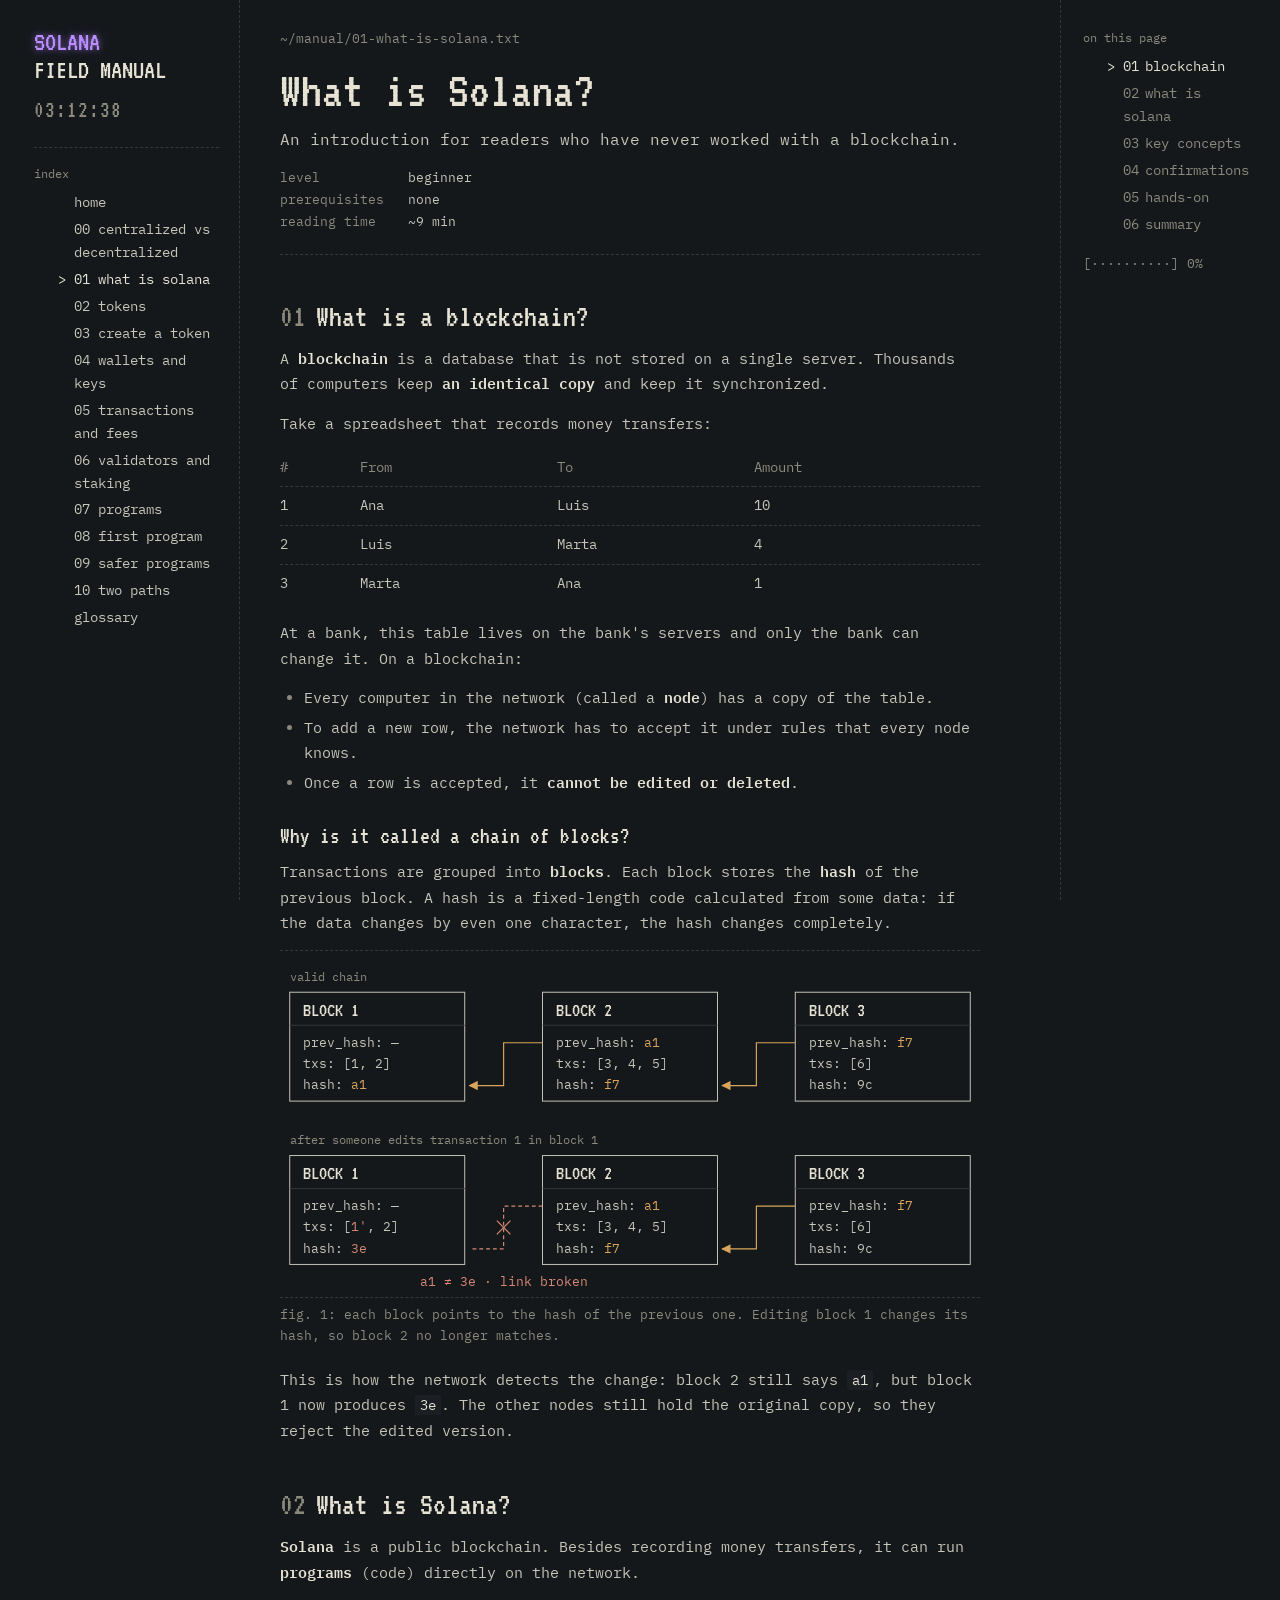
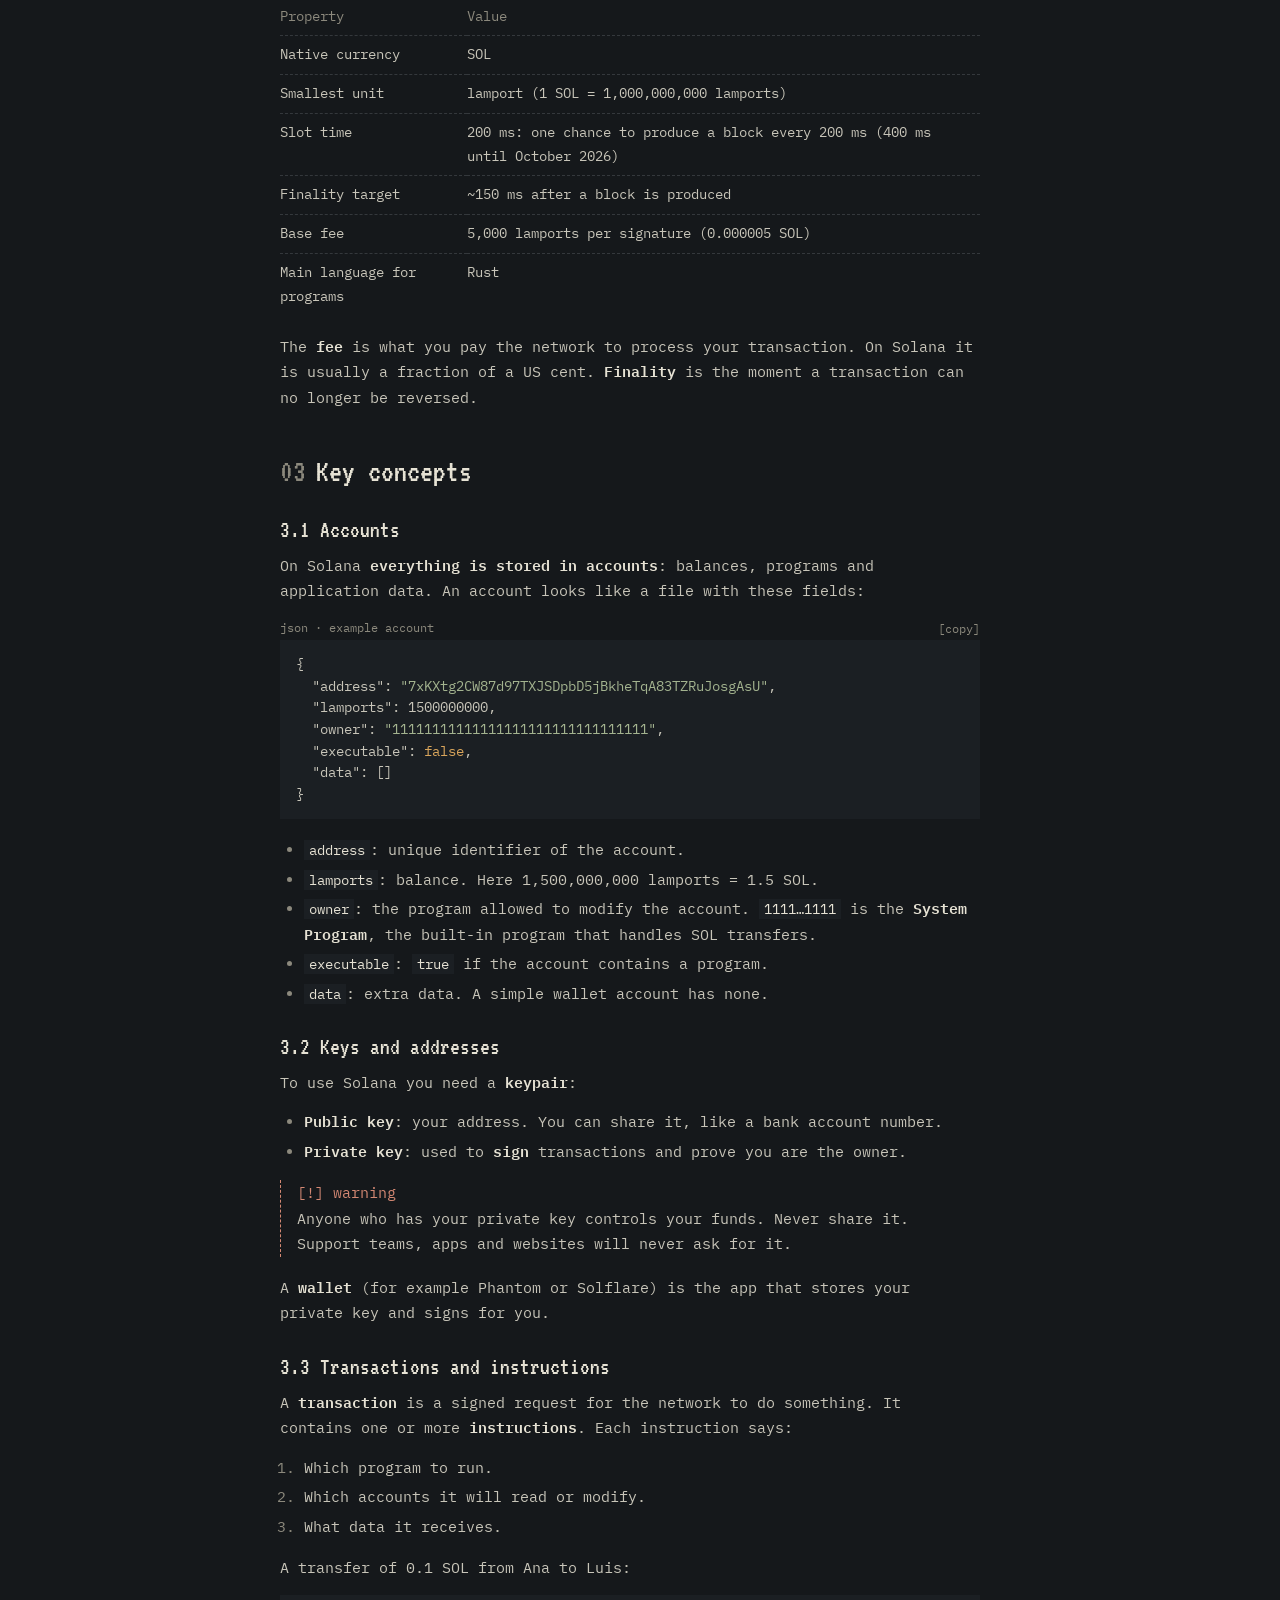
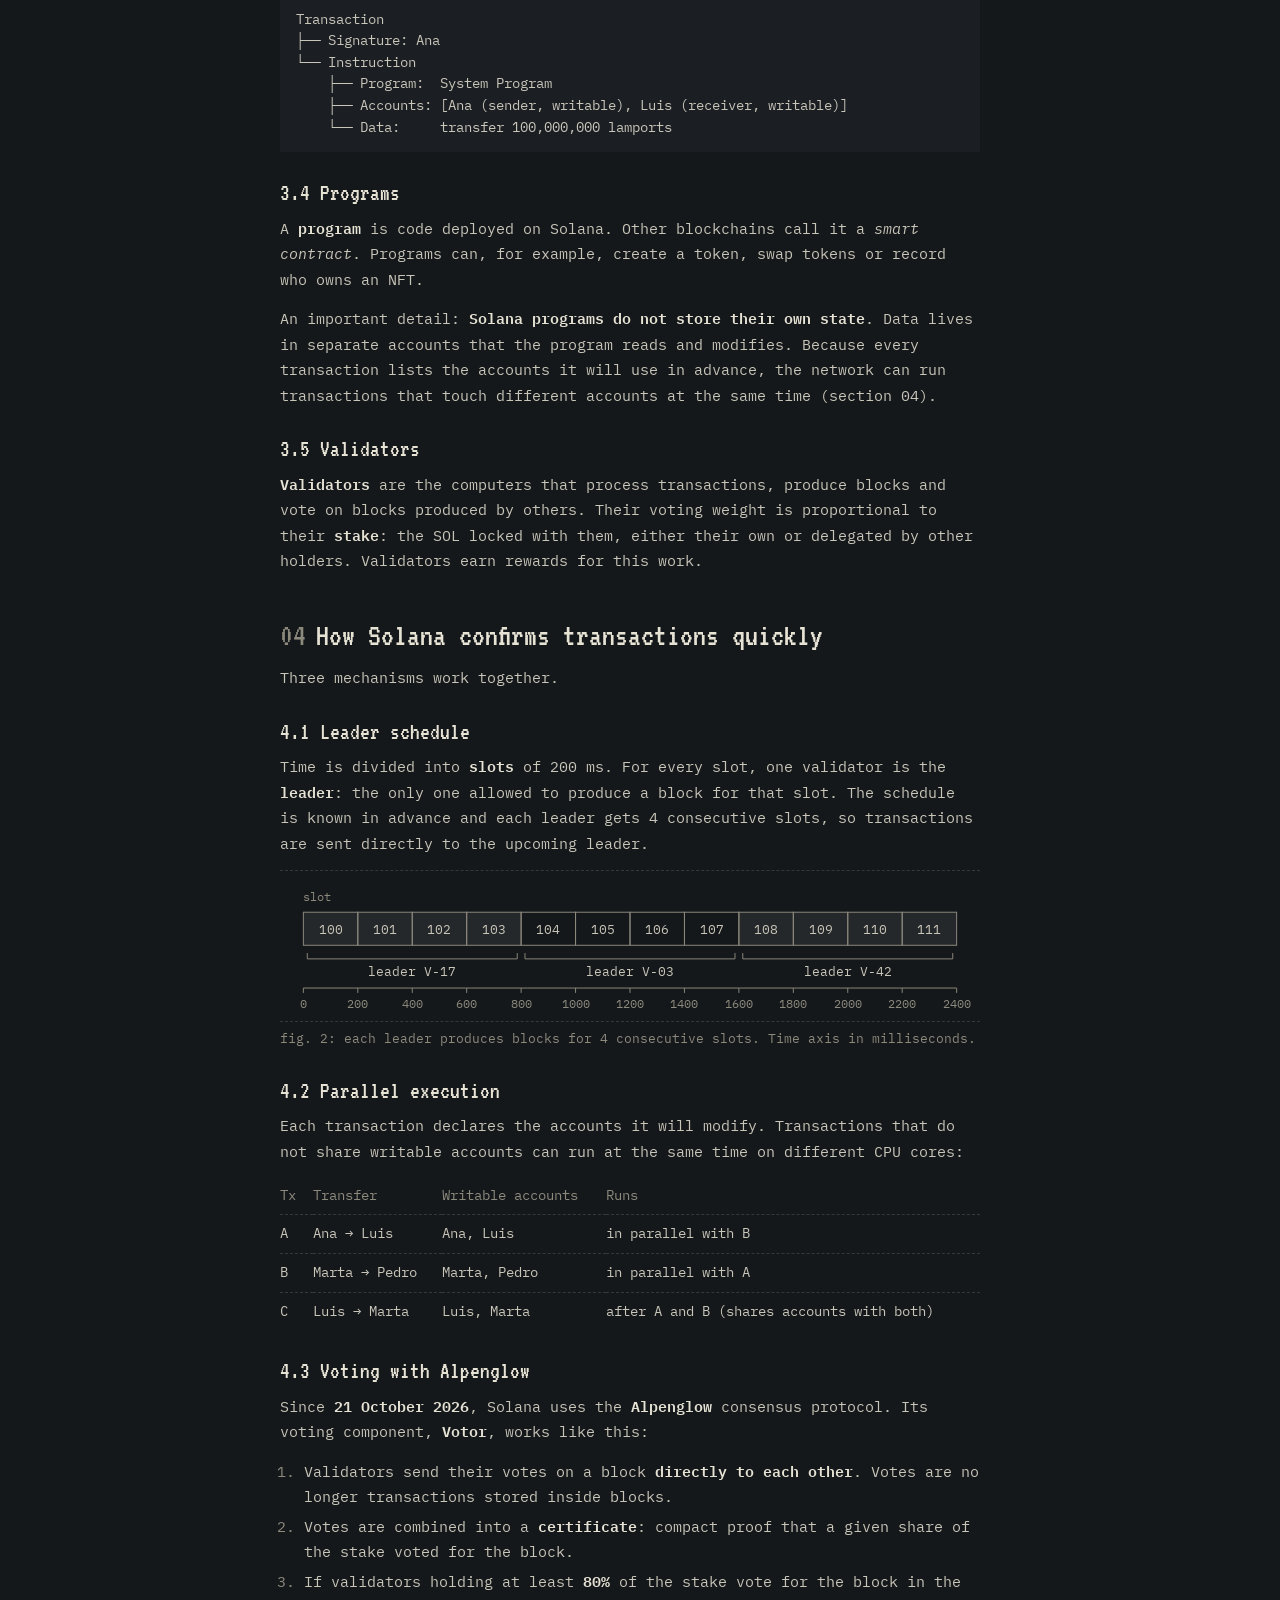
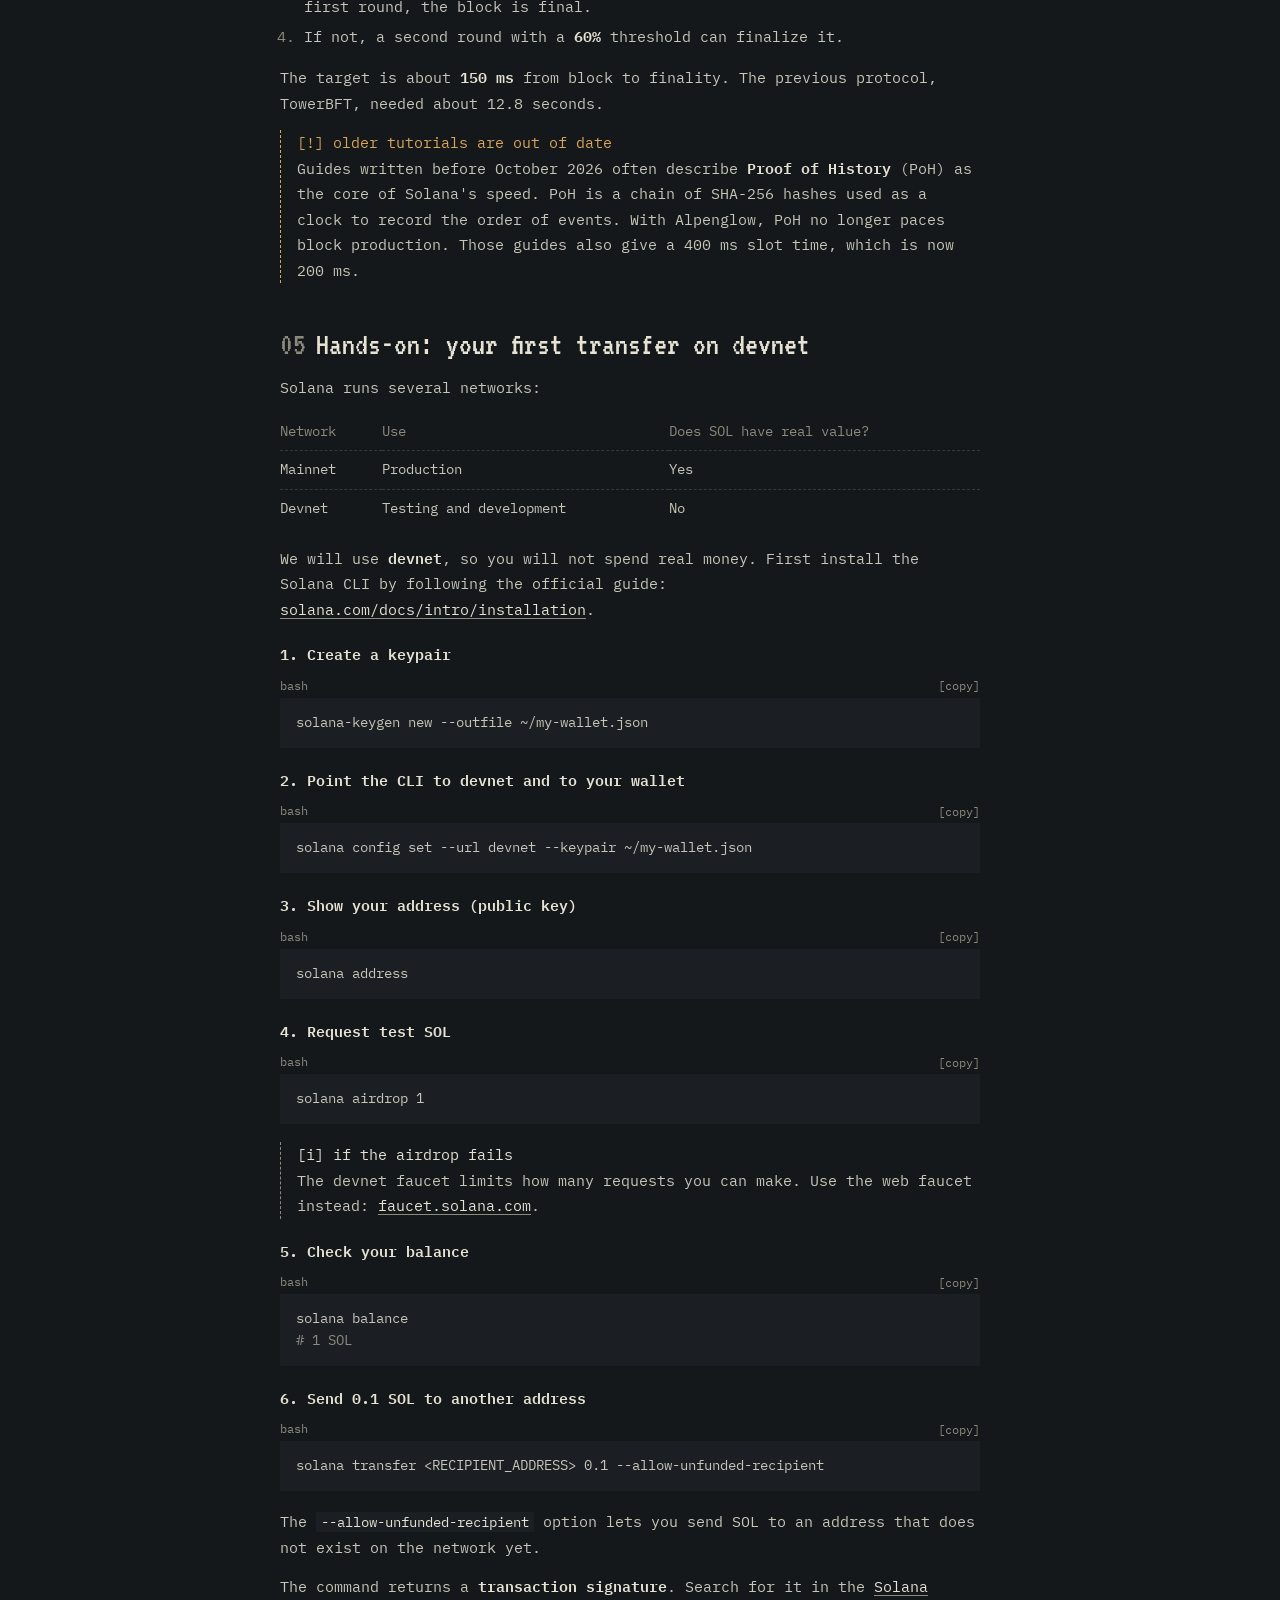
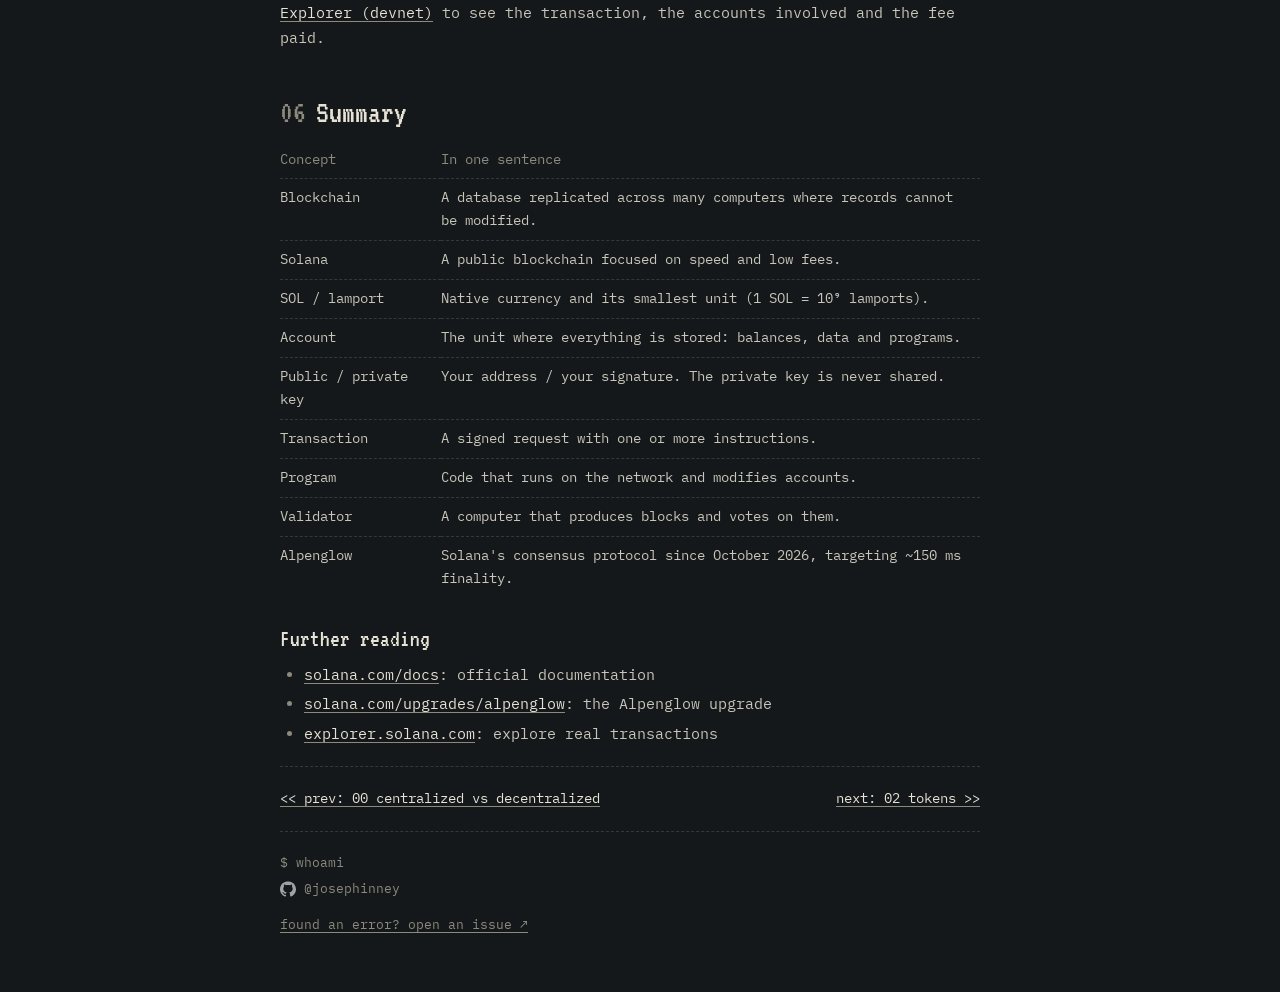
<file: articles/01-what-is-solana.html>
<!DOCTYPE html>
<html lang="en">
<head>
<meta charset="UTF-8">
<meta name="viewport" content="width=device-width, initial-scale=1.0">
<title>What is Solana? · Solana Field Manual</title>
<link rel="icon" href="../assets/favicon.svg" type="image/svg+xml">
<link rel="icon" href="../assets/favicon-32.png" sizes="32x32" type="image/png">
<link rel="apple-touch-icon" href="../assets/apple-touch-icon.png">
<link rel="preconnect" href="https://fonts.googleapis.com">
<link rel="preconnect" href="https://fonts.gstatic.com" crossorigin>
<link href="https://fonts.googleapis.com/css2?family=IBM+Plex+Mono:ital,wght@0,400;0,600;1,400&family=VT323&display=swap" rel="stylesheet">
<link rel="stylesheet" href="../css/base.css">
<link rel="stylesheet" href="../css/layout.css">
<link rel="stylesheet" href="../css/components.css">
</head>
<body data-root="../" data-page="01">
<div class="layout">
  <aside class="side" id="sidebar" aria-label="Site index"></aside>

  <main class="content">
    <article class="article">

    <p class="meta">~/manual/01-what-is-solana.txt</p>
    <h1>What is Solana?</h1>
    <p class="lead">An introduction for readers who have never worked with a blockchain.</p>
    <ul class="meta-list">
      <li><span class="k">level</span>beginner</li>
      <li><span class="k">prerequisites</span>none</li>
      <li><span class="k">reading time</span>~9 min</li>
    </ul>
    <hr>

    <h2 id="s1" data-short="blockchain"><span class="n">01</span>What is a blockchain?</h2>
    <p>A <strong>blockchain</strong> is a database that is not stored on a single server. Thousands of computers keep
      <strong>an identical copy</strong> and keep it synchronized.</p>
    <p>Take a spreadsheet that records money transfers:</p>
    <div class="tbl"><table>
      <thead><tr><th>#</th><th>From</th><th>To</th><th>Amount</th></tr></thead>
      <tbody>
        <tr><td>1</td><td>Ana</td><td>Luis</td><td>10</td></tr>
        <tr><td>2</td><td>Luis</td><td>Marta</td><td>4</td></tr>
        <tr><td>3</td><td>Marta</td><td>Ana</td><td>1</td></tr>
      </tbody>
    </table></div>
    <p>At a bank, this table lives on the bank's servers and only the bank can change it. On a blockchain:</p>
    <ul>
      <li>Every computer in the network (called a <strong>node</strong>) has a copy of the table.</li>
      <li>To add a new row, the network has to accept it under rules that every node knows.</li>
      <li>Once a row is accepted, it <strong>cannot be edited or deleted</strong>.</li>
    </ul>

    <h3>Why is it called a chain of blocks?</h3>
    <p>Transactions are grouped into <strong>blocks</strong>. Each block stores the <strong>hash</strong> of the previous
      block. A hash is a fixed-length code calculated from some data: if the data changes by even one character, the hash
      changes completely.</p>

    <figure class="fig">
      <div class="wrap">
        <svg viewBox="0 0 720 336" role="img" aria-labelledby="fig1-t">
          <title id="fig1-t">Three blocks linked by hash. When block 1 is edited its hash changes from a1 to 3e and the link from block 2 breaks.</title>
          <defs>
            <marker id="arr" viewBox="0 0 8 8" refX="7" refY="4" markerWidth="8" markerHeight="8" orient="auto"><path class="mk" d="M0,0 L8,4 L0,8 z"/></marker>
          </defs>

          <!-- row 1: valid chain -->
          <text class="t-dim" x="10" y="16">valid chain</text>
          <g>
            <rect class="box" x="10" y="28" width="180" height="112"/>
            <text class="t-hi" x="24" y="52">BLOCK 1</text>
            <line class="sep" x1="10" y1="62" x2="190" y2="62"/>
            <text x="24" y="84">prev_hash: —</text>
            <text x="24" y="106">txs: [1, 2]</text>
            <text x="24" y="128">hash: <tspan class="t-am">a1</tspan></text>
          </g>
          <g>
            <rect class="box" x="270" y="28" width="180" height="112"/>
            <text class="t-hi" x="284" y="52">BLOCK 2</text>
            <line class="sep" x1="270" y1="62" x2="450" y2="62"/>
            <text x="284" y="84">prev_hash: <tspan class="t-am">a1</tspan></text>
            <text x="284" y="106">txs: [3, 4, 5]</text>
            <text x="284" y="128">hash: <tspan class="t-am">f7</tspan></text>
          </g>
          <g>
            <rect class="box" x="530" y="28" width="180" height="112"/>
            <text class="t-hi" x="544" y="52">BLOCK 3</text>
            <line class="sep" x1="530" y1="62" x2="710" y2="62"/>
            <text x="544" y="84">prev_hash: <tspan class="t-am">f7</tspan></text>
            <text x="544" y="106">txs: [6]</text>
            <text x="544" y="128">hash: 9c</text>
          </g>
          <path class="ln" d="M270,80 H230 V124 H195" marker-end="url(#arr)"/>
          <path class="ln" d="M530,80 H490 V124 H455" marker-end="url(#arr)"/>

          <!-- row 2: tampered -->
          <text class="t-dim" x="10" y="184">after someone edits transaction 1 in block 1</text>
          <g>
            <rect class="box" x="10" y="196" width="180" height="112"/>
            <text class="t-hi" x="24" y="220">BLOCK 1</text>
            <line class="sep" x1="10" y1="230" x2="190" y2="230"/>
            <text x="24" y="252">prev_hash: —</text>
            <text x="24" y="274">txs: [<tspan class="t-red">1'</tspan>, 2]</text>
            <text x="24" y="296">hash: <tspan class="t-red">3e</tspan></text>
          </g>
          <g>
            <rect class="box" x="270" y="196" width="180" height="112"/>
            <text class="t-hi" x="284" y="220">BLOCK 2</text>
            <line class="sep" x1="270" y1="230" x2="450" y2="230"/>
            <text x="284" y="252">prev_hash: <tspan class="t-am">a1</tspan></text>
            <text x="284" y="274">txs: [3, 4, 5]</text>
            <text x="284" y="296">hash: <tspan class="t-am">f7</tspan></text>
          </g>
          <g>
            <rect class="box" x="530" y="196" width="180" height="112"/>
            <text class="t-hi" x="544" y="220">BLOCK 3</text>
            <line class="sep" x1="530" y1="230" x2="710" y2="230"/>
            <text x="544" y="252">prev_hash: <tspan class="t-am">f7</tspan></text>
            <text x="544" y="274">txs: [6]</text>
            <text x="544" y="296">hash: 9c</text>
          </g>
          <path class="ln-red" d="M270,248 H230 V292 H195"/>
          <path class="ln-red solid" d="M223,263 L237,277 M237,263 L223,277"/>
          <path class="ln" d="M530,248 H490 V292 H455" marker-end="url(#arr)"/>
          <text class="t-red" x="230" y="330" text-anchor="middle">a1 ≠ 3e · link broken</text>
        </svg>
      </div>
      <figcaption>fig. 1: each block points to the hash of the previous one. Editing block 1 changes its hash, so block 2 no longer matches.</figcaption>
    </figure>

    <p>This is how the network detects the change: block 2 still says <code>a1</code>, but block 1 now produces
      <code>3e</code>. The other nodes still hold the original copy, so they reject the edited version.</p>

    <h2 id="s2" data-short="what is solana"><span class="n">02</span>What is Solana?</h2>
    <p><strong>Solana</strong> is a public blockchain. Besides recording money transfers, it can run
      <strong>programs</strong> (code) directly on the network.</p>
    <div class="tbl"><table>
      <thead><tr><th>Property</th><th>Value</th></tr></thead>
      <tbody>
        <tr><td>Native currency</td><td>SOL</td></tr>
        <tr><td>Smallest unit</td><td>lamport (1 SOL = 1,000,000,000 lamports)</td></tr>
        <tr><td>Slot time</td><td>200 ms: one chance to produce a block every 200 ms (400 ms until October 2026)</td></tr>
        <tr><td>Finality target</td><td>~150 ms after a block is produced</td></tr>
        <tr><td>Base fee</td><td>5,000 lamports per signature (0.000005 SOL)</td></tr>
        <tr><td>Main language for programs</td><td>Rust</td></tr>
      </tbody>
    </table></div>
    <p>The <strong>fee</strong> is what you pay the network to process your transaction. On Solana it is usually a
      fraction of a US cent. <strong>Finality</strong> is the moment a transaction can no longer be reversed.</p>

    <h2 id="s3" data-short="key concepts"><span class="n">03</span>Key concepts</h2>

    <h3>3.1 Accounts</h3>
    <p>On Solana <strong>everything is stored in accounts</strong>: balances, programs and application data. An account
      looks like a file with these fields:</p>
    <div class="code">
      <div class="label"><span>json · example account</span><button class="copy" type="button" data-raw>copy</button></div>
<pre>{
  "address": "7xKXtg2CW87d97TXJSDpbD5jBkheTqA83TZRuJosgAsU",
  "lamports": 1500000000,
  "owner": "11111111111111111111111111111111",
  "executable": false,
  "data": []
}</pre>
    </div>
    <ul>
      <li><code>address</code>: unique identifier of the account.</li>
      <li><code>lamports</code>: balance. Here 1,500,000,000 lamports = 1.5 SOL.</li>
      <li><code>owner</code>: the program allowed to modify the account. <code>1111…1111</code> is the <strong>System
        Program</strong>, the built-in program that handles SOL transfers.</li>
      <li><code>executable</code>: <code>true</code> if the account contains a program.</li>
      <li><code>data</code>: extra data. A simple wallet account has none.</li>
    </ul>

    <h3>3.2 Keys and addresses</h3>
    <p>To use Solana you need a <strong>keypair</strong>:</p>
    <ul>
      <li><strong>Public key</strong>: your address. You can share it, like a bank account number.</li>
      <li><strong>Private key</strong>: used to <strong>sign</strong> transactions and prove you are the owner.</li>
    </ul>
    <div class="note crit">
      <span class="t">[!] warning</span>
      <p>Anyone who has your private key controls your funds. Never share it. Support teams, apps and websites will never ask for it.</p>
    </div>
    <p>A <strong>wallet</strong> (for example Phantom or Solflare) is the app that stores your private key and signs for you.</p>

    <h3>3.3 Transactions and instructions</h3>
    <p>A <strong>transaction</strong> is a signed request for the network to do something. It contains one or more
      <strong>instructions</strong>. Each instruction says:</p>
    <ol>
      <li>Which program to run.</li>
      <li>Which accounts it will read or modify.</li>
      <li>What data it receives.</li>
    </ol>
    <p>A transfer of 0.1 SOL from Ana to Luis:</p>
    <div class="code"><pre>Transaction
├── Signature: Ana
└── Instruction
    ├── Program:  System Program
    ├── Accounts: [Ana (sender, writable), Luis (receiver, writable)]
    └── Data:     transfer 100,000,000 lamports</pre></div>

    <h3>3.4 Programs</h3>
    <p>A <strong>program</strong> is code deployed on Solana. Other blockchains call it a <em>smart contract</em>.
      Programs can, for example, create a token, swap tokens or record who owns an NFT.</p>
    <p>An important detail: <strong>Solana programs do not store their own state</strong>. Data lives in separate accounts
      that the program reads and modifies. Because every transaction lists the accounts it will use in advance, the
      network can run transactions that touch different accounts at the same time (section 04).</p>

    <h3>3.5 Validators</h3>
    <p><strong>Validators</strong> are the computers that process transactions, produce blocks and vote on blocks produced
      by others. Their voting weight is proportional to their <strong>stake</strong>: the SOL locked with them, either their
      own or delegated by other holders. Validators earn rewards for this work.</p>

    <h2 id="s4" data-short="confirmations"><span class="n">04</span>How Solana confirms transactions quickly</h2>
    <p>Three mechanisms work together.</p>

    <h3>4.1 Leader schedule</h3>
    <p>Time is divided into <strong>slots</strong> of 200 ms. For every slot, one validator is the <strong>leader</strong>:
      the only one allowed to produce a block for that slot. The schedule is known in advance and each leader gets 4
      consecutive slots, so transactions are sent directly to the upcoming leader.</p>

    <figure class="fig">
      <div class="wrap">
        <svg viewBox="0 0 720 134" role="img" aria-labelledby="fig2-t">
          <title id="fig2-t">Twelve slots of 200 ms. Validator V-17 leads slots 100 to 103, V-03 leads 104 to 107, V-42 leads 108 to 111.</title>
          <text class="t-dim" x="24" y="16">slot</text>
          <g>
            <rect class="cell f" x="24" y="28" width="56" height="34"/><text x="52" y="50" text-anchor="middle">100</text>
            <rect class="cell f" x="80" y="28" width="56" height="34"/><text x="108" y="50" text-anchor="middle">101</text>
            <rect class="cell f" x="136" y="28" width="56" height="34"/><text x="164" y="50" text-anchor="middle">102</text>
            <rect class="cell f" x="192" y="28" width="56" height="34"/><text x="220" y="50" text-anchor="middle">103</text>
            <rect class="cell" x="248" y="28" width="56" height="34"/><text x="276" y="50" text-anchor="middle">104</text>
            <rect class="cell" x="304" y="28" width="56" height="34"/><text x="332" y="50" text-anchor="middle">105</text>
            <rect class="cell" x="360" y="28" width="56" height="34"/><text x="388" y="50" text-anchor="middle">106</text>
            <rect class="cell" x="416" y="28" width="56" height="34"/><text x="444" y="50" text-anchor="middle">107</text>
            <rect class="cell f" x="472" y="28" width="56" height="34"/><text x="500" y="50" text-anchor="middle">108</text>
            <rect class="cell f" x="528" y="28" width="56" height="34"/><text x="556" y="50" text-anchor="middle">109</text>
            <rect class="cell f" x="584" y="28" width="56" height="34"/><text x="612" y="50" text-anchor="middle">110</text>
            <rect class="cell f" x="640" y="28" width="56" height="34"/><text x="668" y="50" text-anchor="middle">111</text>
          </g>
          <path class="ax" d="M28,70 V76 H244 V70"/>
          <path class="ax" d="M252,70 V76 H468 V70"/>
          <path class="ax" d="M476,70 V76 H692 V70"/>
          <text x="136" y="94" text-anchor="middle">leader V-17</text>
          <text x="360" y="94" text-anchor="middle">leader V-03</text>
          <text x="584" y="94" text-anchor="middle">leader V-42</text>
          <line class="ax" x1="24" y1="106" x2="696" y2="106"/>
          <g>
            <line class="ax" x1="24" y1="106" x2="24" y2="111"/><text class="t-dim" x="24" y="127" text-anchor="middle">0</text>
            <line class="ax" x1="80" y1="106" x2="80" y2="111"/><text class="t-dim" x="80" y="127" text-anchor="middle">200</text>
            <line class="ax" x1="136" y1="106" x2="136" y2="111"/><text class="t-dim" x="136" y="127" text-anchor="middle">400</text>
            <line class="ax" x1="192" y1="106" x2="192" y2="111"/><text class="t-dim" x="192" y="127" text-anchor="middle">600</text>
            <line class="ax" x1="248" y1="106" x2="248" y2="111"/><text class="t-dim" x="248" y="127" text-anchor="middle">800</text>
            <line class="ax" x1="304" y1="106" x2="304" y2="111"/><text class="t-dim" x="304" y="127" text-anchor="middle">1000</text>
            <line class="ax" x1="360" y1="106" x2="360" y2="111"/><text class="t-dim" x="360" y="127" text-anchor="middle">1200</text>
            <line class="ax" x1="416" y1="106" x2="416" y2="111"/><text class="t-dim" x="416" y="127" text-anchor="middle">1400</text>
            <line class="ax" x1="472" y1="106" x2="472" y2="111"/><text class="t-dim" x="472" y="127" text-anchor="middle">1600</text>
            <line class="ax" x1="528" y1="106" x2="528" y2="111"/><text class="t-dim" x="528" y="127" text-anchor="middle">1800</text>
            <line class="ax" x1="584" y1="106" x2="584" y2="111"/><text class="t-dim" x="584" y="127" text-anchor="middle">2000</text>
            <line class="ax" x1="640" y1="106" x2="640" y2="111"/><text class="t-dim" x="640" y="127" text-anchor="middle">2200</text>
            <line class="ax" x1="696" y1="106" x2="696" y2="111"/><text class="t-dim" x="696" y="127" text-anchor="middle">2400</text>
          </g>
        </svg>
      </div>
      <figcaption>fig. 2: each leader produces blocks for 4 consecutive slots. Time axis in milliseconds.</figcaption>
    </figure>

    <h3>4.2 Parallel execution</h3>
    <p>Each transaction declares the accounts it will modify. Transactions that do not share writable accounts can run at
      the same time on different CPU cores:</p>
    <div class="tbl"><table>
      <thead><tr><th>Tx</th><th>Transfer</th><th>Writable accounts</th><th>Runs</th></tr></thead>
      <tbody>
        <tr><td>A</td><td>Ana → Luis</td><td>Ana, Luis</td><td>in parallel with B</td></tr>
        <tr><td>B</td><td>Marta → Pedro</td><td>Marta, Pedro</td><td>in parallel with A</td></tr>
        <tr><td>C</td><td>Luis → Marta</td><td>Luis, Marta</td><td>after A and B (shares accounts with both)</td></tr>
      </tbody>
    </table></div>

    <h3>4.3 Voting with Alpenglow</h3>
    <p>Since <strong>21 October 2026</strong>, Solana uses the <strong>Alpenglow</strong> consensus protocol. Its voting
      component, <strong>Votor</strong>, works like this:</p>
    <ol>
      <li>Validators send their votes on a block <strong>directly to each other</strong>. Votes are no longer transactions
        stored inside blocks.</li>
      <li>Votes are combined into a <strong>certificate</strong>: compact proof that a given share of the stake voted for
        the block.</li>
      <li>If validators holding at least <strong>80%</strong> of the stake vote for the block in the first round, the block
        is final.</li>
      <li>If not, a second round with a <strong>60%</strong> threshold can finalize it.</li>
    </ol>
    <p>The target is about <strong>150 ms</strong> from block to finality. The previous protocol, TowerBFT, needed about
      12.8 seconds.</p>
    <div class="note warn">
      <span class="t">[!] older tutorials are out of date</span>
      <p>Guides written before October 2026 often describe <strong>Proof of History</strong> (PoH) as the core of Solana's
        speed. PoH is a chain of SHA-256 hashes used as a clock to record the order of events. With Alpenglow, PoH no
        longer paces block production. Those guides also give a 400 ms slot time, which is now 200 ms.</p>
    </div>

    <h2 id="s5" data-short="hands-on"><span class="n">05</span>Hands-on: your first transfer on devnet</h2>
    <p>Solana runs several networks:</p>
    <div class="tbl"><table>
      <thead><tr><th>Network</th><th>Use</th><th>Does SOL have real value?</th></tr></thead>
      <tbody>
        <tr><td>Mainnet</td><td>Production</td><td>Yes</td></tr>
        <tr><td>Devnet</td><td>Testing and development</td><td>No</td></tr>
      </tbody>
    </table></div>
    <p>We will use <strong>devnet</strong>, so you will not spend real money. First install the Solana CLI by following the
      official guide: <a href="https://solana.com/docs/intro/installation" target="_blank" rel="noopener">solana.com/docs/intro/installation</a>.</p>

    <h4>1. Create a keypair</h4>
    <div class="code"><div class="label"><span>bash</span><button class="copy" type="button">copy</button></div>
<pre>solana-keygen new --outfile ~/my-wallet.json</pre></div>

    <h4>2. Point the CLI to devnet and to your wallet</h4>
    <div class="code"><div class="label"><span>bash</span><button class="copy" type="button">copy</button></div>
<pre>solana config set --url devnet --keypair ~/my-wallet.json</pre></div>

    <h4>3. Show your address (public key)</h4>
    <div class="code"><div class="label"><span>bash</span><button class="copy" type="button">copy</button></div>
<pre>solana address</pre></div>

    <h4>4. Request test SOL</h4>
    <div class="code"><div class="label"><span>bash</span><button class="copy" type="button">copy</button></div>
<pre>solana airdrop 1</pre></div>
    <div class="note">
      <span class="t">[i] if the airdrop fails</span>
      <p>The devnet faucet limits how many requests you can make. Use the web faucet instead:
        <a href="https://faucet.solana.com" target="_blank" rel="noopener">faucet.solana.com</a>.</p>
    </div>

    <h4>5. Check your balance</h4>
    <div class="code"><div class="label"><span>bash</span><button class="copy" type="button">copy</button></div>
<pre>solana balance
<span class="c"># 1 SOL</span></pre></div>

    <h4>6. Send 0.1 SOL to another address</h4>
    <div class="code"><div class="label"><span>bash</span><button class="copy" type="button">copy</button></div>
<pre>solana transfer &lt;RECIPIENT_ADDRESS&gt; 0.1 --allow-unfunded-recipient</pre></div>
    <p>The <code>--allow-unfunded-recipient</code> option lets you send SOL to an address that does not exist on the
      network yet.</p>
    <p>The command returns a <strong>transaction signature</strong>. Search for it in the
      <a href="https://explorer.solana.com/?cluster=devnet" target="_blank" rel="noopener">Solana Explorer (devnet)</a> to see
      the transaction, the accounts involved and the fee paid.</p>

    <h2 id="s6" data-short="summary"><span class="n">06</span>Summary</h2>
    <div class="tbl"><table>
      <thead><tr><th>Concept</th><th>In one sentence</th></tr></thead>
      <tbody>
        <tr><td>Blockchain</td><td>A database replicated across many computers where records cannot be modified.</td></tr>
        <tr><td>Solana</td><td>A public blockchain focused on speed and low fees.</td></tr>
        <tr><td>SOL / lamport</td><td>Native currency and its smallest unit (1 SOL = 10⁹ lamports).</td></tr>
        <tr><td>Account</td><td>The unit where everything is stored: balances, data and programs.</td></tr>
        <tr><td>Public / private key</td><td>Your address / your signature. The private key is never shared.</td></tr>
        <tr><td>Transaction</td><td>A signed request with one or more instructions.</td></tr>
        <tr><td>Program</td><td>Code that runs on the network and modifies accounts.</td></tr>
        <tr><td>Validator</td><td>A computer that produces blocks and votes on them.</td></tr>
        <tr><td>Alpenglow</td><td>Solana's consensus protocol since October 2026, targeting ~150 ms finality.</td></tr>
      </tbody>
    </table></div>

    <h3>Further reading</h3>
    <ul>
      <li><a href="https://solana.com/docs" target="_blank" rel="noopener">solana.com/docs</a>: official documentation</li>
      <li><a href="https://solana.com/upgrades/alpenglow" target="_blank" rel="noopener">solana.com/upgrades/alpenglow</a>: the Alpenglow upgrade</li>
      <li><a href="https://explorer.solana.com" target="_blank" rel="noopener">explorer.solana.com</a>: explore real transactions</li>
    </ul>
    </article>

    <hr>
    <nav class="pager" id="pager" aria-label="Previous and next"></nav>
    <hr>
    <footer id="site-footer"></footer>
  </main>
</div>

<script src="../data/articles.js" defer></script>
<script src="../js/helpers/clock.js" defer></script>
<script src="../js/helpers/sidebar.js" defer></script>
<script src="../js/helpers/footer.js" defer></script>
<script src="../js/helpers/scroll-spy.js" defer></script>
<script src="../js/helpers/copy-code.js" defer></script>
<script src="../js/helpers/highlight.js" defer></script>
<script src="../js/helpers/glossary-filter.js" defer></script>
<script src="../js/main.js" defer></script>
</body>
</html>
</file>
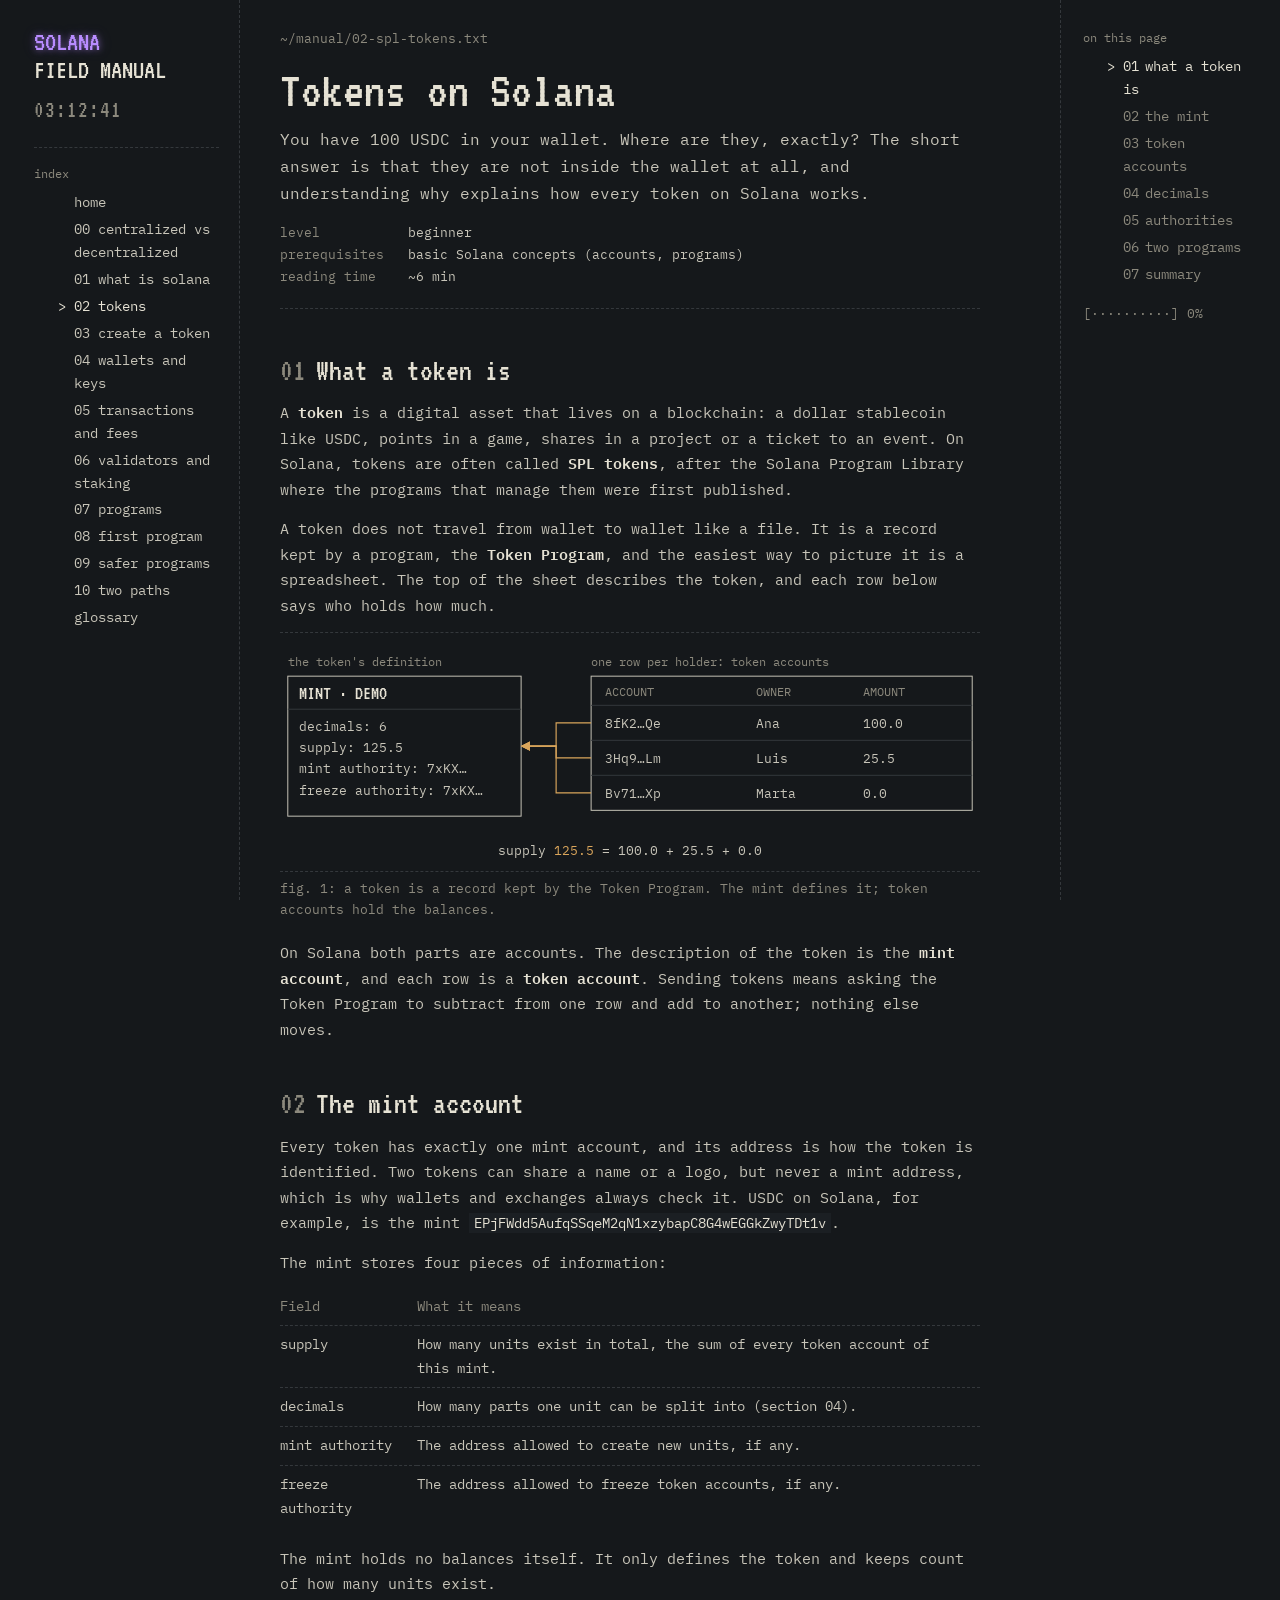
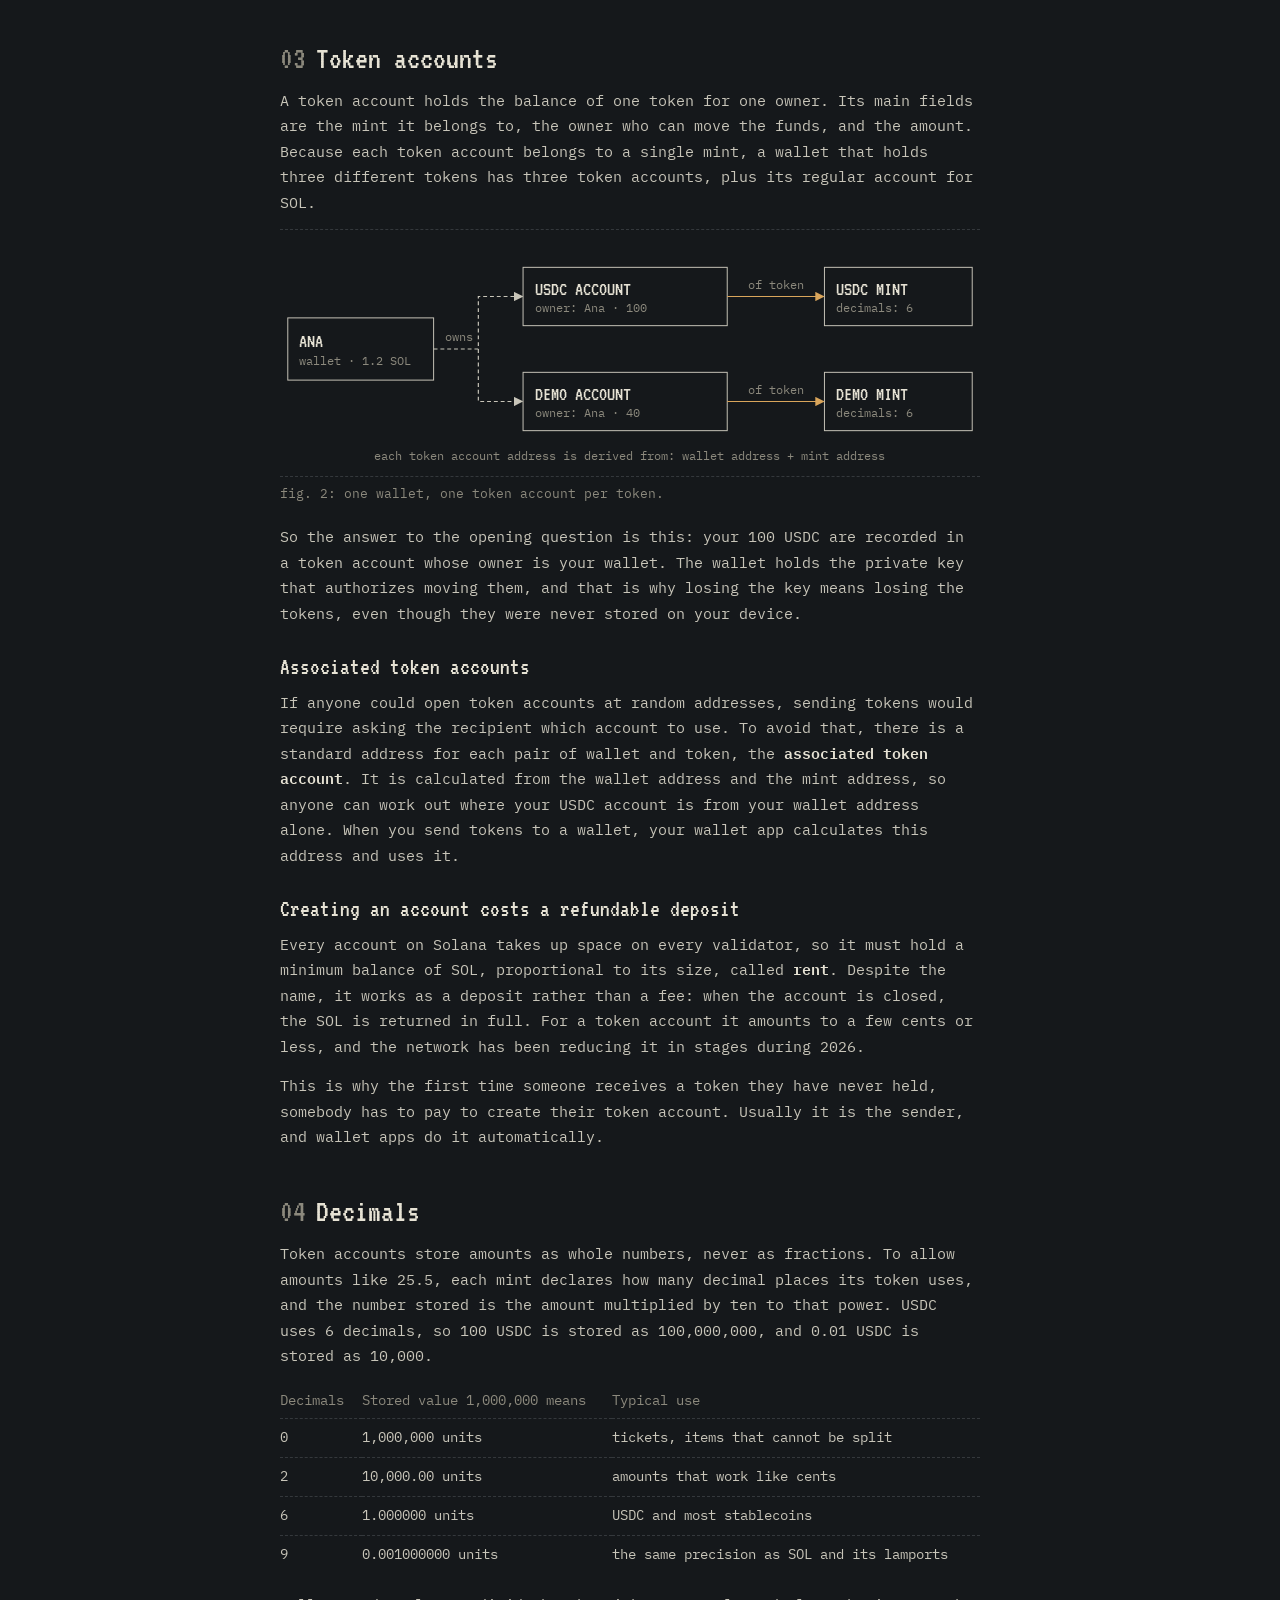
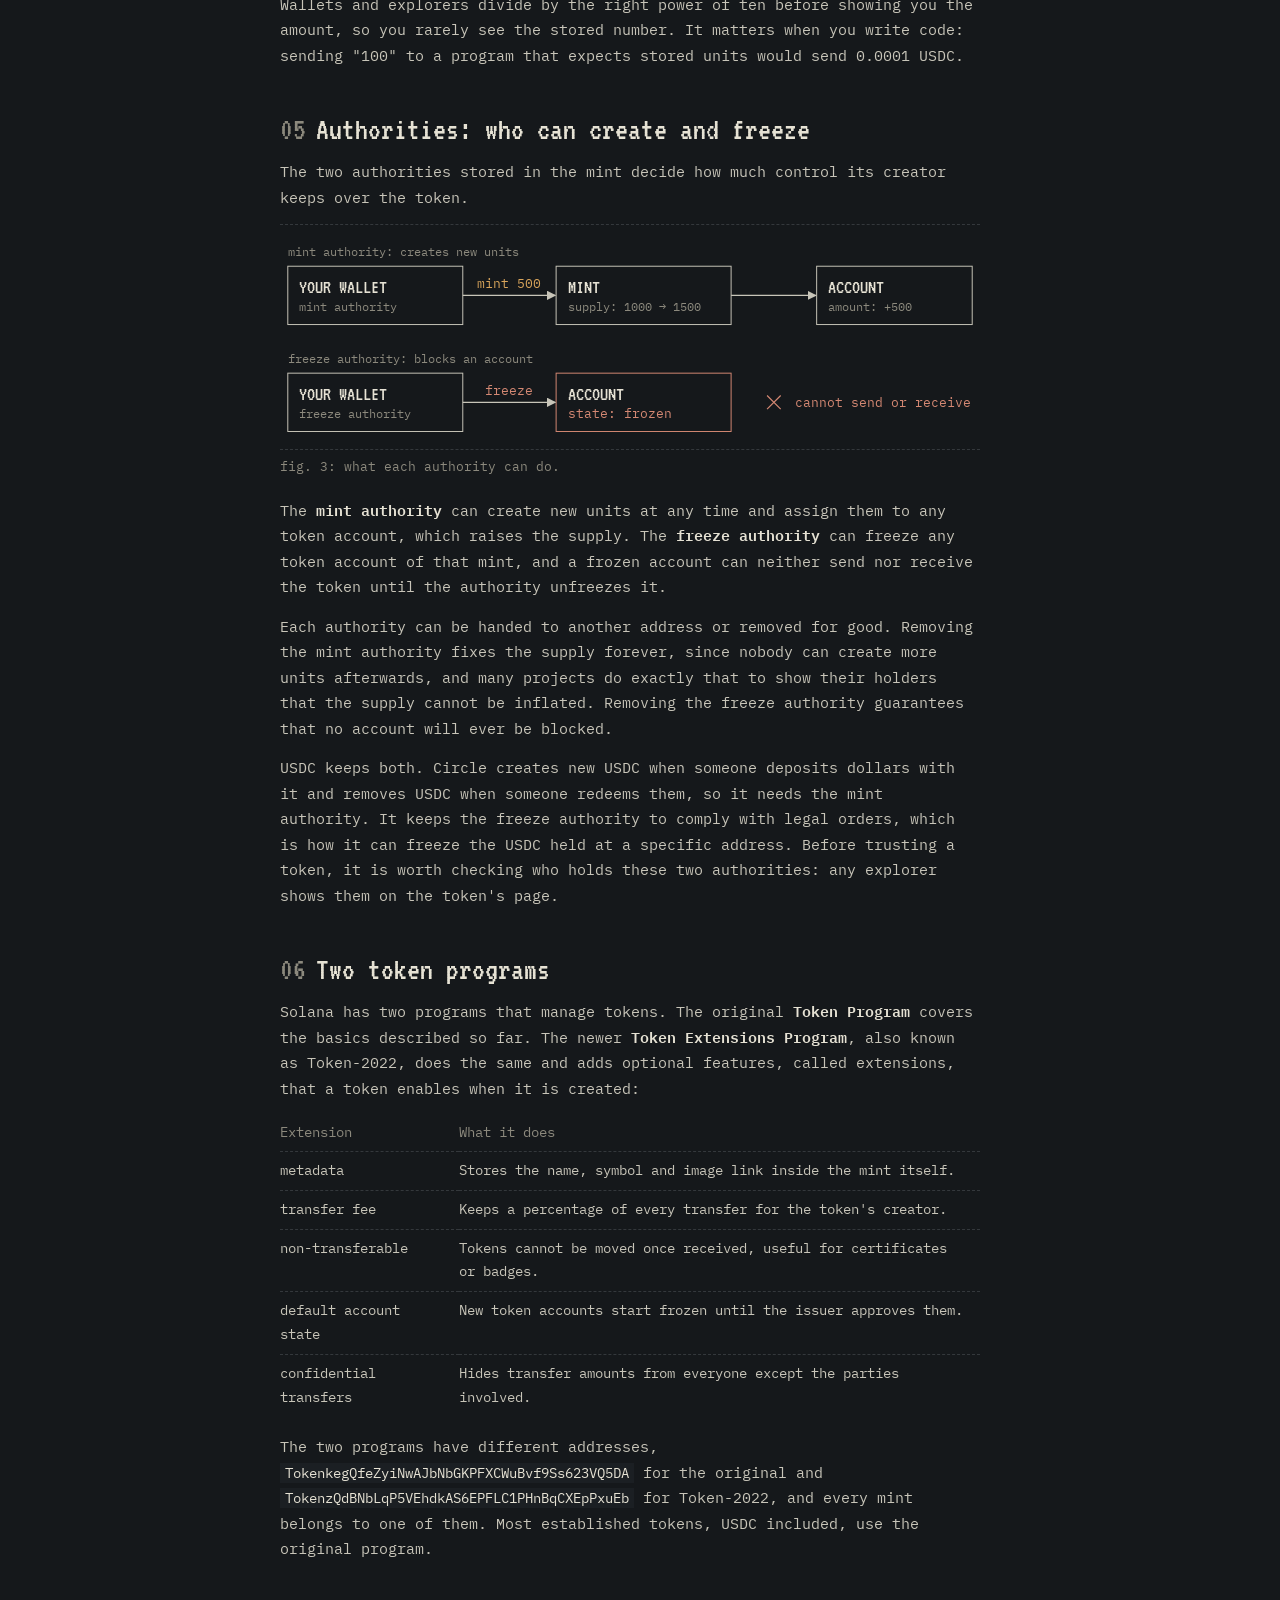
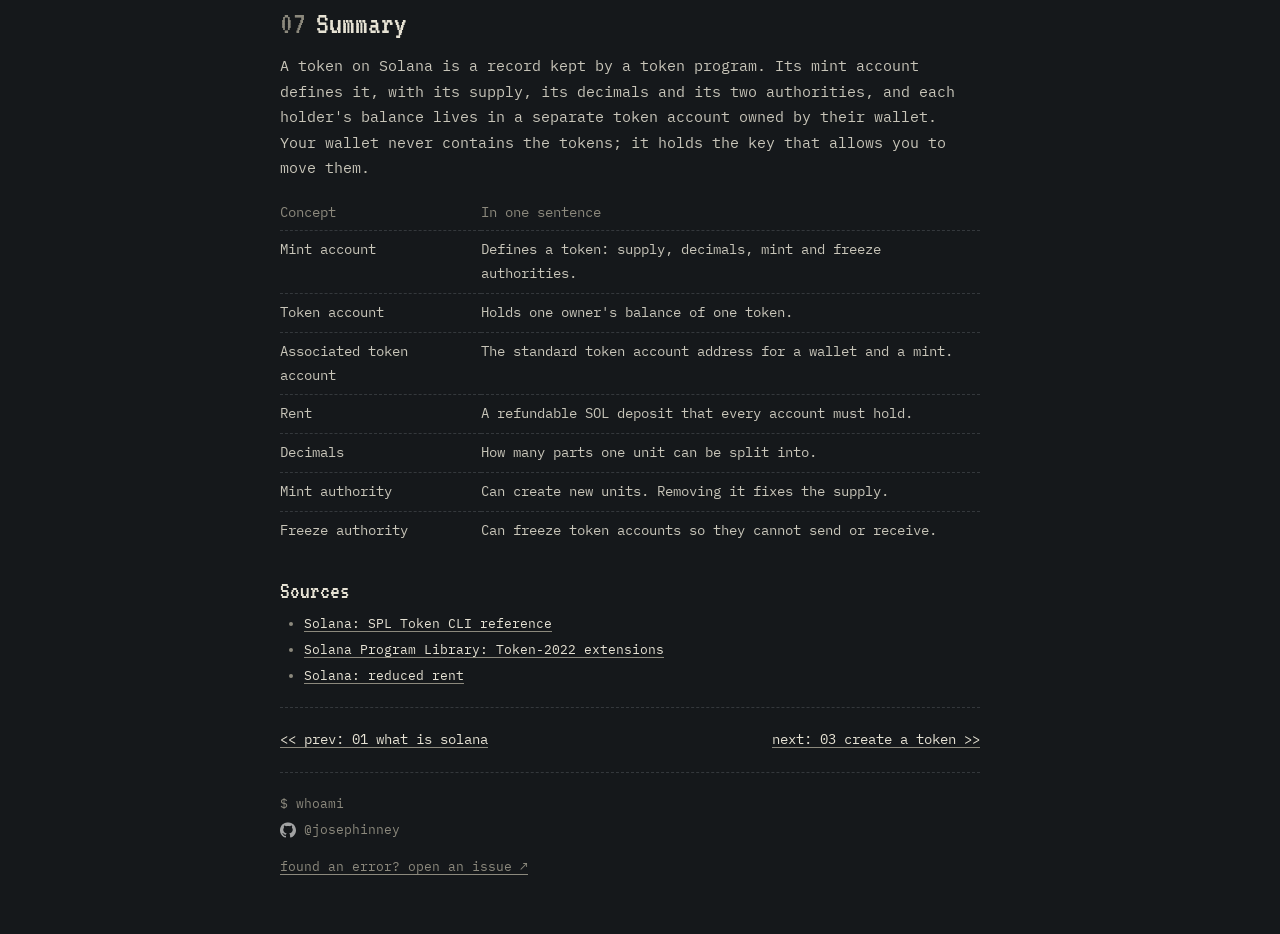
<file: articles/02-spl-tokens.html>
<!DOCTYPE html>
<html lang="en">
<head>
<meta charset="UTF-8">
<meta name="viewport" content="width=device-width, initial-scale=1.0">
<title>Tokens on Solana · Solana Field Manual</title>
<link rel="icon" href="../assets/favicon.svg" type="image/svg+xml">
<link rel="icon" href="../assets/favicon-32.png" sizes="32x32" type="image/png">
<link rel="apple-touch-icon" href="../assets/apple-touch-icon.png">
<link rel="preconnect" href="https://fonts.googleapis.com">
<link rel="preconnect" href="https://fonts.gstatic.com" crossorigin>
<link href="https://fonts.googleapis.com/css2?family=IBM+Plex+Mono:ital,wght@0,400;0,600;1,400&family=VT323&display=swap" rel="stylesheet">
<link rel="stylesheet" href="../css/base.css">
<link rel="stylesheet" href="../css/layout.css">
<link rel="stylesheet" href="../css/components.css">
</head>
<body data-root="../" data-page="02">
<div class="layout">
  <aside class="side" id="sidebar" aria-label="Site index"></aside>

  <main class="content">
    <article class="article">
      <p class="meta">~/manual/02-spl-tokens.txt</p>
      <h1>Tokens on Solana</h1>
      <p class="lead">You have 100 USDC in your wallet. Where are they, exactly? The short answer is that they are not
        inside the wallet at all, and understanding why explains how every token on Solana works.</p>
      <ul class="meta-list">
        <li><span class="k">level</span>beginner</li>
        <li><span class="k">prerequisites</span>basic Solana concepts (accounts, programs)</li>
        <li><span class="k">reading time</span>~6 min</li>
      </ul>
      <hr>

      <h2 id="s1" data-short="what a token is"><span class="n">01</span>What a token is</h2>
      <p>A <strong>token</strong> is a digital asset that lives on a blockchain: a dollar stablecoin like USDC, points in a
        game, shares in a project or a ticket to an event. On Solana, tokens are often called <strong>SPL tokens</strong>,
        after the Solana Program Library where the programs that manage them were first published.</p>
      <p>A token does not travel from wallet to wallet like a file. It is a record kept by a program, the
        <strong>Token Program</strong>, and the easiest way to picture it is a spreadsheet. The top of the sheet describes
        the token, and each row below says who holds how much.</p>

      <figure class="fig">
        <div class="wrap">
          <svg viewBox="0 0 720 224" role="img" aria-labelledby="f21-t"><title id="f21-t">A token works like a ledger: the mint defines the token and each token account is one row with an owner and an amount. The supply is the sum of all rows.</title><defs><marker id="f21-fg" viewBox="0 0 8 8" refX="7" refY="4" markerWidth="8" markerHeight="8" orient="auto"><path class="mk-fg" d="M0,0 L8,4 L0,8 z"/></marker><marker id="f21-am" viewBox="0 0 8 8" refX="7" refY="4" markerWidth="8" markerHeight="8" orient="auto"><path class="mk" d="M0,0 L8,4 L0,8 z"/></marker><marker id="f21-dim" viewBox="0 0 8 8" refX="7" refY="4" markerWidth="8" markerHeight="8" orient="auto"><path class="mk-dim" d="M0,0 L8,4 L0,8 z"/></marker></defs><text class="t-dim" x="8" y="20">the token's definition</text><rect class="box" x="8" y="30" width="240" height="144"/><text class="t-hi " x="20" y="54">MINT · DEMO</text><line class="sep" x1="8" y1="64" x2="248" y2="64"/><text x="20" y="86">decimals: 6</text><text x="20" y="108">supply: 125.5</text><text x="20" y="130">mint authority: 7xKX…</text><text x="20" y="152">freeze authority: 7xKX…</text><text class="t-dim" x="320" y="20">one row per holder: token accounts</text><rect class="box" x="320" y="30" width="392" height="138"/><text class="t-dim" x="334" y="50">ACCOUNT</text><text class="t-dim" x="490" y="50">OWNER</text><text class="t-dim" x="600" y="50">AMOUNT</text><line class="sep" x1="320" y1="60" x2="712" y2="60"/><text x="334" y="83">8fK2…Qe</text><text x="490" y="83">Ana</text><text x="600" y="83">100.0</text><path class="ln" d="M320,78 H284 V102 H249" marker-end="url(#f21-am)"/><line class="sep" x1="320" y1="96" x2="712" y2="96"/><text x="334" y="119">3Hq9…Lm</text><text x="490" y="119">Luis</text><text x="600" y="119">25.5</text><path class="ln" d="M320,114 H284 V102 H249" marker-end="url(#f21-am)"/><line class="sep" x1="320" y1="132" x2="712" y2="132"/><text x="334" y="155">Bv71…Xp</text><text x="490" y="155">Marta</text><text x="600" y="155">0.0</text><path class="ln" d="M320,150 H284 V102 H249" marker-end="url(#f21-am)"/><text x="360" y="214" text-anchor="middle">supply <tspan class="t-am">125.5</tspan> = 100.0 + 25.5 + 0.0</text></svg>
        </div>
        <figcaption>fig. 1: a token is a record kept by the Token Program. The mint defines it; token accounts hold the balances.</figcaption>
      </figure>

      <p>On Solana both parts are accounts. The description of the token is the <strong>mint account</strong>, and each
        row is a <strong>token account</strong>. Sending tokens means asking the Token Program to subtract from one row and
        add to another; nothing else moves.</p>

      <h2 id="s2" data-short="the mint"><span class="n">02</span>The mint account</h2>
      <p>Every token has exactly one mint account, and its address is how the token is identified. Two tokens can share
        a name or a logo, but never a mint address, which is why wallets and exchanges always check it. USDC on Solana,
        for example, is the mint <code>EPjFWdd5AufqSSqeM2qN1xzybapC8G4wEGGkZwyTDt1v</code>.</p>
      <p>The mint stores four pieces of information:</p>
      <div class="tbl"><table>
        <thead><tr><th>Field</th><th>What it means</th></tr></thead>
        <tbody>
          <tr><td>supply</td><td>How many units exist in total, the sum of every token account of this mint.</td></tr>
          <tr><td>decimals</td><td>How many parts one unit can be split into (section 04).</td></tr>
          <tr><td>mint authority</td><td>The address allowed to create new units, if any.</td></tr>
          <tr><td>freeze authority</td><td>The address allowed to freeze token accounts, if any.</td></tr>
        </tbody>
      </table></div>
      <p>The mint holds no balances itself. It only defines the token and keeps count of how many units exist.</p>

      <h2 id="s3" data-short="token accounts"><span class="n">03</span>Token accounts</h2>
      <p>A token account holds the balance of one token for one owner. Its main fields are the mint it belongs to, the
        owner who can move the funds, and the amount. Because each token account belongs to a single mint, a wallet that
        holds three different tokens has three token accounts, plus its regular account for SOL.</p>

      <figure class="fig">
        <div class="wrap">
          <svg viewBox="0 0 720 232" role="img" aria-labelledby="f22-t"><title id="f22-t">Ana's wallet holds SOL and owns one token account per token: one for USDC and one for DEMO. Each token account points to the mint of its token.</title><defs><marker id="f22-fg" viewBox="0 0 8 8" refX="7" refY="4" markerWidth="8" markerHeight="8" orient="auto"><path class="mk-fg" d="M0,0 L8,4 L0,8 z"/></marker><marker id="f22-am" viewBox="0 0 8 8" refX="7" refY="4" markerWidth="8" markerHeight="8" orient="auto"><path class="mk" d="M0,0 L8,4 L0,8 z"/></marker><marker id="f22-dim" viewBox="0 0 8 8" refX="7" refY="4" markerWidth="8" markerHeight="8" orient="auto"><path class="mk-dim" d="M0,0 L8,4 L0,8 z"/></marker></defs><rect class="box" x="8" y="76" width="150" height="64"/><text class="t-hi" x="20" y="106.0">ANA</text><text class="t-dim" x="20" y="124.0">wallet · 1.2 SOL</text><rect class="box" x="250" y="24" width="210" height="60"/><text class="t-hi" x="262" y="52.0">USDC ACCOUNT</text><text class="t-dim" x="262" y="70.0">owner: Ana · 100</text><rect class="box" x="250" y="132" width="210" height="60"/><text class="t-hi" x="262" y="160.0">DEMO ACCOUNT</text><text class="t-dim" x="262" y="178.0">owner: Ana · 40</text><rect class="box" x="560" y="24" width="152" height="60"/><text class="t-hi" x="572" y="52.0">USDC MINT</text><text class="t-dim" x="572" y="70.0">decimals: 6</text><rect class="box" x="560" y="132" width="152" height="60"/><text class="t-hi" x="572" y="160.0">DEMO MINT</text><text class="t-dim" x="572" y="178.0">decimals: 6</text><path class="ln-fg dash" d="M158,108 H204 V54 H249" marker-end="url(#f22-fg)"/><path class="ln-fg dash" d="M204,108 V162 H249" marker-end="url(#f22-fg)"/><text class="t-dim" x="170" y="100">owns</text><path class="ln" d="M460,54 H559" marker-end="url(#f22-am)"/><path class="ln" d="M460,162 H559" marker-end="url(#f22-am)"/><text class="t-dim" x="510" y="46" text-anchor="middle">of token</text><text class="t-dim" x="510" y="154" text-anchor="middle">of token</text><text class="t-dim" x="360" y="222" text-anchor="middle">each token account address is derived from: wallet address + mint address</text></svg>
        </div>
        <figcaption>fig. 2: one wallet, one token account per token.</figcaption>
      </figure>

      <p>So the answer to the opening question is this: your 100 USDC are recorded in a token account whose owner is your
        wallet. The wallet holds the private key that authorizes moving them, and that is why losing the key means losing
        the tokens, even though they were never stored on your device.</p>

      <h3>Associated token accounts</h3>
      <p>If anyone could open token accounts at random addresses, sending tokens would require asking the recipient which
        account to use. To avoid that, there is a standard address for each pair of wallet and token, the
        <strong>associated token account</strong>. It is calculated from the wallet address and the mint address, so
        anyone can work out where your USDC account is from your wallet address alone. When you send tokens to a wallet,
        your wallet app calculates this address and uses it.</p>

      <h3>Creating an account costs a refundable deposit</h3>
      <p>Every account on Solana takes up space on every validator, so it must hold a minimum balance of SOL, proportional
        to its size, called <strong>rent</strong>. Despite the name, it works as a deposit rather than a fee: when the
        account is closed, the SOL is returned in full. For a token account it amounts to a few cents or less, and the
        network has been reducing it in stages during 2026.</p>
      <p>This is why the first time someone receives a token they have never held, somebody has to pay to create their
        token account. Usually it is the sender, and wallet apps do it automatically.</p>

      <h2 id="s4" data-short="decimals"><span class="n">04</span>Decimals</h2>
      <p>Token accounts store amounts as whole numbers, never as fractions. To allow amounts like 25.5, each mint declares
        how many decimal places its token uses, and the number stored is the amount multiplied by ten to that power.
        USDC uses 6 decimals, so 100 USDC is stored as 100,000,000, and 0.01 USDC is stored as 10,000.</p>
      <div class="tbl"><table>
        <thead><tr><th>Decimals</th><th>Stored value 1,000,000 means</th><th>Typical use</th></tr></thead>
        <tbody>
          <tr><td>0</td><td>1,000,000 units</td><td>tickets, items that cannot be split</td></tr>
          <tr><td>2</td><td>10,000.00 units</td><td>amounts that work like cents</td></tr>
          <tr><td>6</td><td>1.000000 units</td><td>USDC and most stablecoins</td></tr>
          <tr><td>9</td><td>0.001000000 units</td><td>the same precision as SOL and its lamports</td></tr>
        </tbody>
      </table></div>
      <p>Wallets and explorers divide by the right power of ten before showing you the amount, so you rarely see the stored
        number. It matters when you write code: sending "100" to a program that expects stored units would send 0.0001 USDC.</p>

      <h2 id="s5" data-short="authorities"><span class="n">05</span>Authorities: who can create and freeze</h2>
      <p>The two authorities stored in the mint decide how much control its creator keeps over the token.</p>

      <figure class="fig">
        <div class="wrap">
          <svg viewBox="0 0 720 210" role="img" aria-labelledby="f23-t"><title id="f23-t">The mint authority can create new units, which raises the supply. The freeze authority can freeze a token account so it cannot send or receive.</title><defs><marker id="f23-fg" viewBox="0 0 8 8" refX="7" refY="4" markerWidth="8" markerHeight="8" orient="auto"><path class="mk-fg" d="M0,0 L8,4 L0,8 z"/></marker><marker id="f23-am" viewBox="0 0 8 8" refX="7" refY="4" markerWidth="8" markerHeight="8" orient="auto"><path class="mk" d="M0,0 L8,4 L0,8 z"/></marker><marker id="f23-dim" viewBox="0 0 8 8" refX="7" refY="4" markerWidth="8" markerHeight="8" orient="auto"><path class="mk-dim" d="M0,0 L8,4 L0,8 z"/></marker></defs><text class="t-dim" x="8" y="18">mint authority: creates new units</text><rect class="box" x="8" y="28" width="180" height="60"/><text class="t-hi" x="20" y="56.0">YOUR WALLET</text><text class="t-dim" x="20" y="74.0">mint authority</text><rect class="box" x="284" y="28" width="180" height="60"/><text class="t-hi" x="296" y="56.0">MINT</text><text class="t-dim" x="296" y="74.0">supply: 1000 → 1500</text><rect class="box" x="552" y="28" width="160" height="60"/><text class="t-hi" x="564" y="56.0">ACCOUNT</text><text class="t-dim" x="564" y="74.0">amount: +500</text><path class="ln-fg" d="M188,58 H283" marker-end="url(#f23-fg)"/><path class="ln-fg" d="M464,58 H551" marker-end="url(#f23-fg)"/><text class="t-am" x="236" y="50" text-anchor="middle">mint 500</text><text class="t-dim" x="8" y="128">freeze authority: blocks an account</text><rect class="box" x="8" y="138" width="180" height="60"/><text class="t-hi" x="20" y="166.0">YOUR WALLET</text><text class="t-dim" x="20" y="184.0">freeze authority</text><rect class="box red" x="284" y="138" width="180" height="60"/><text class="t-hi" x="296" y="166.0">ACCOUNT</text><text class="t-red" x="296" y="184.0">state: frozen</text><path class="ln-fg" d="M188,168 H283" marker-end="url(#f23-fg)"/><text class="t-red" x="236" y="160" text-anchor="middle">freeze</text><path class="ln-red solid" d="M501,161 L515,175 M515,161 L501,175"/><text class="t-red" x="530" y="173">cannot send or receive</text></svg>
        </div>
        <figcaption>fig. 3: what each authority can do.</figcaption>
      </figure>

      <p>The <strong>mint authority</strong> can create new units at any time and assign them to any token account, which
        raises the supply. The <strong>freeze authority</strong> can freeze any token account of that mint, and a frozen
        account can neither send nor receive the token until the authority unfreezes it.</p>
      <p>Each authority can be handed to another address or removed for good. Removing the mint authority fixes the supply
        forever, since nobody can create more units afterwards, and many projects do exactly that to show their holders
        that the supply cannot be inflated. Removing the freeze authority guarantees that no account will ever be blocked.</p>
      <p>USDC keeps both. Circle creates new USDC when someone deposits dollars with it and removes USDC when someone
        redeems them, so it needs the mint authority. It keeps the freeze authority to comply with legal orders, which is
        how it can freeze the USDC held at a specific address. Before trusting a token, it is worth checking who holds these
        two authorities: any explorer shows them on the token's page.</p>

      <h2 id="s6" data-short="two programs"><span class="n">06</span>Two token programs</h2>
      <p>Solana has two programs that manage tokens. The original <strong>Token Program</strong> covers the basics
        described so far. The newer <strong>Token Extensions Program</strong>, also known as Token-2022, does the same and
        adds optional features, called extensions, that a token enables when it is created:</p>
      <div class="tbl"><table>
        <thead><tr><th>Extension</th><th>What it does</th></tr></thead>
        <tbody>
          <tr><td>metadata</td><td>Stores the name, symbol and image link inside the mint itself.</td></tr>
          <tr><td>transfer fee</td><td>Keeps a percentage of every transfer for the token's creator.</td></tr>
          <tr><td>non-transferable</td><td>Tokens cannot be moved once received, useful for certificates or badges.</td></tr>
          <tr><td>default account state</td><td>New token accounts start frozen until the issuer approves them.</td></tr>
          <tr><td>confidential transfers</td><td>Hides transfer amounts from everyone except the parties involved.</td></tr>
        </tbody>
      </table></div>
      <p>The two programs have different addresses, <code>TokenkegQfeZyiNwAJbNbGKPFXCWuBvf9Ss623VQ5DA</code> for the
        original and <code>TokenzQdBNbLqP5VEhdkAS6EPFLC1PHnBqCXEpPxuEb</code> for Token-2022, and every mint belongs to
        one of them. Most established tokens, USDC included, use the original program.</p>

      <h2 id="s7" data-short="summary"><span class="n">07</span>Summary</h2>
      <p>A token on Solana is a record kept by a token program. Its mint account defines it, with its supply, its decimals
        and its two authorities, and each holder's balance lives in a separate token account owned by their wallet.
        Your wallet never contains the tokens; it holds the key that allows you to move them.</p>
      <div class="tbl"><table>
        <thead><tr><th>Concept</th><th>In one sentence</th></tr></thead>
        <tbody>
          <tr><td>Mint account</td><td>Defines a token: supply, decimals, mint and freeze authorities.</td></tr>
          <tr><td>Token account</td><td>Holds one owner's balance of one token.</td></tr>
          <tr><td>Associated token account</td><td>The standard token account address for a wallet and a mint.</td></tr>
          <tr><td>Rent</td><td>A refundable SOL deposit that every account must hold.</td></tr>
          <tr><td>Decimals</td><td>How many parts one unit can be split into.</td></tr>
          <tr><td>Mint authority</td><td>Can create new units. Removing it fixes the supply.</td></tr>
          <tr><td>Freeze authority</td><td>Can freeze token accounts so they cannot send or receive.</td></tr>
        </tbody>
      </table></div>

      <h3>Sources</h3>
      <ul class="meta">
        <li><a href="https://solana.com/docs/references/spl-token-cli" target="_blank" rel="noopener">Solana: SPL Token CLI reference</a></li>
        <li><a href="https://spl.solana.com/token-2022/extensions" target="_blank" rel="noopener">Solana Program Library: Token-2022 extensions</a></li>
        <li><a href="https://solana.com/upgrades/reduced-rent" target="_blank" rel="noopener">Solana: reduced rent</a></li>
      </ul>
    </article>

    <hr>
    <nav class="pager" id="pager" aria-label="Previous and next"></nav>
    <hr>
    <footer id="site-footer"></footer>
  </main>
</div>

<script src="../data/articles.js" defer></script>
<script src="../js/helpers/clock.js" defer></script>
<script src="../js/helpers/sidebar.js" defer></script>
<script src="../js/helpers/footer.js" defer></script>
<script src="../js/helpers/scroll-spy.js" defer></script>
<script src="../js/helpers/copy-code.js" defer></script>
<script src="../js/helpers/highlight.js" defer></script>
<script src="../js/helpers/glossary-filter.js" defer></script>
<script src="../js/main.js" defer></script>
</body>
</html>
</file>
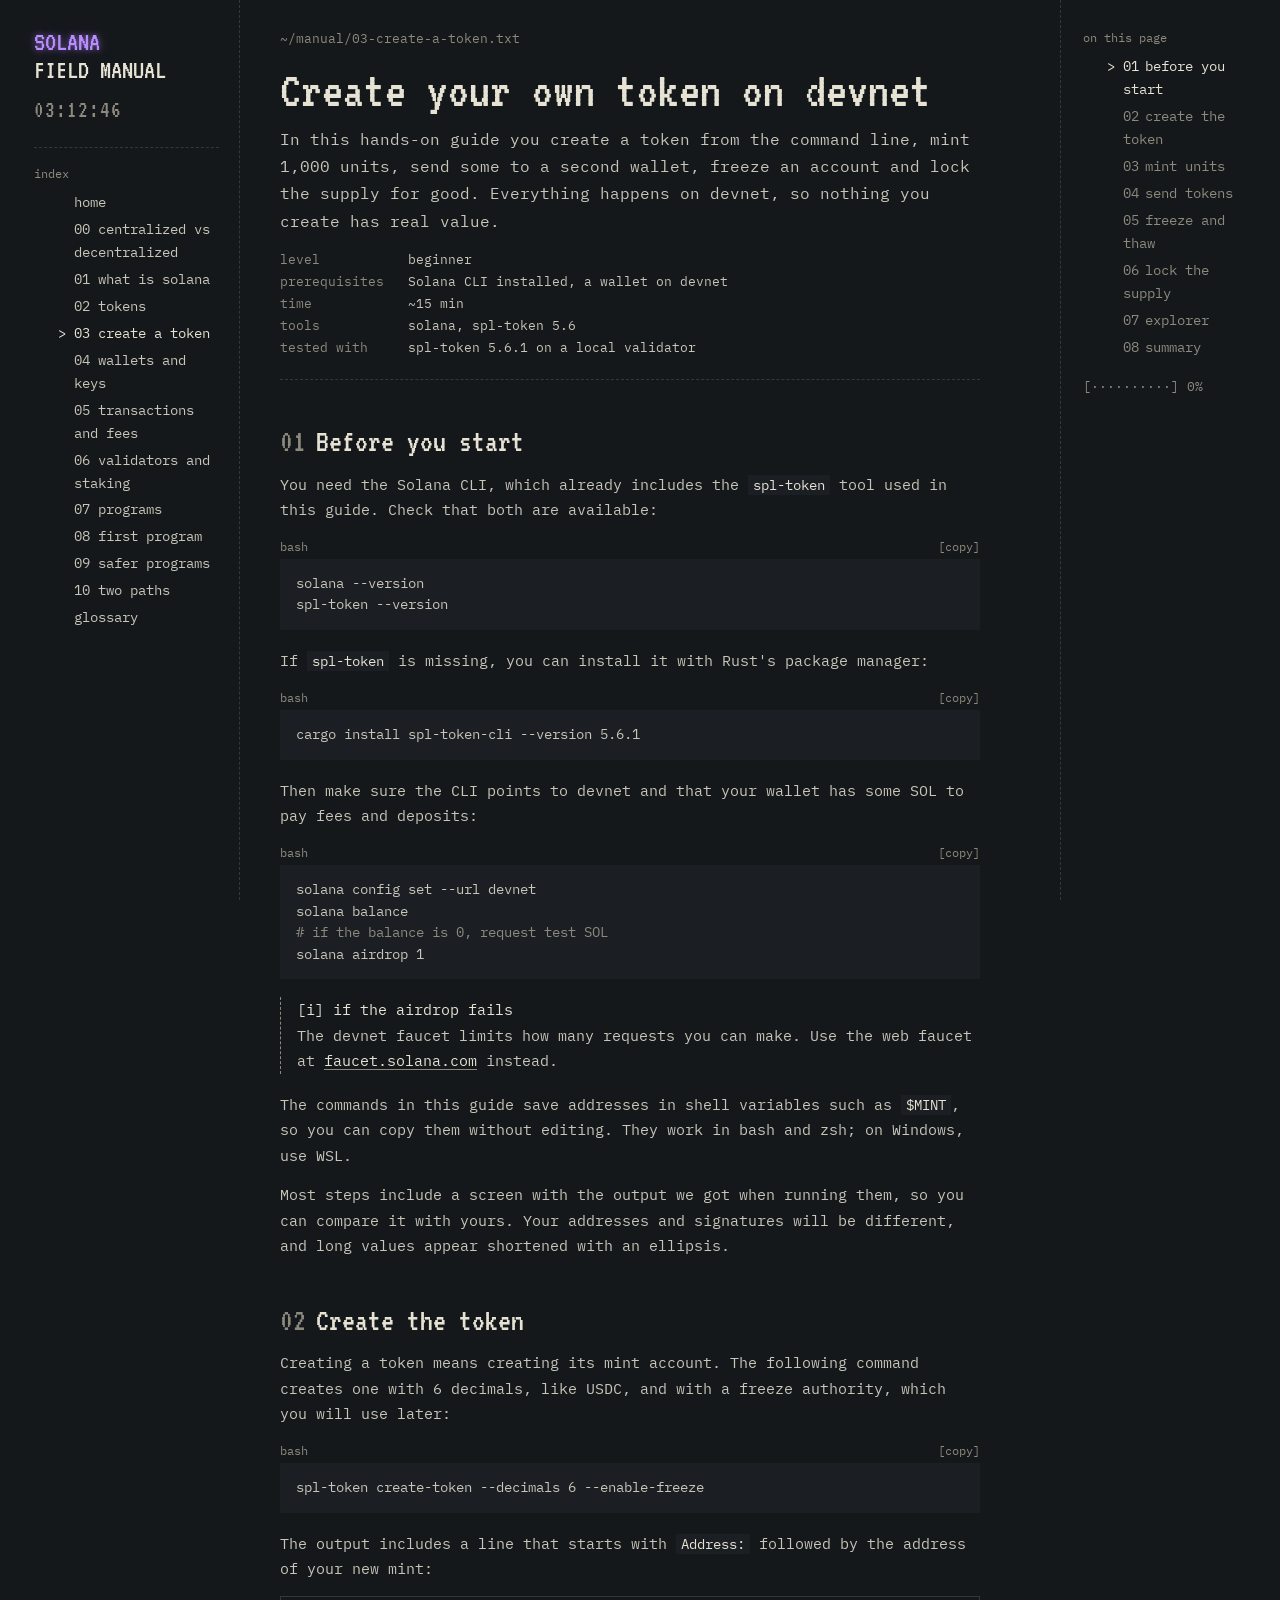
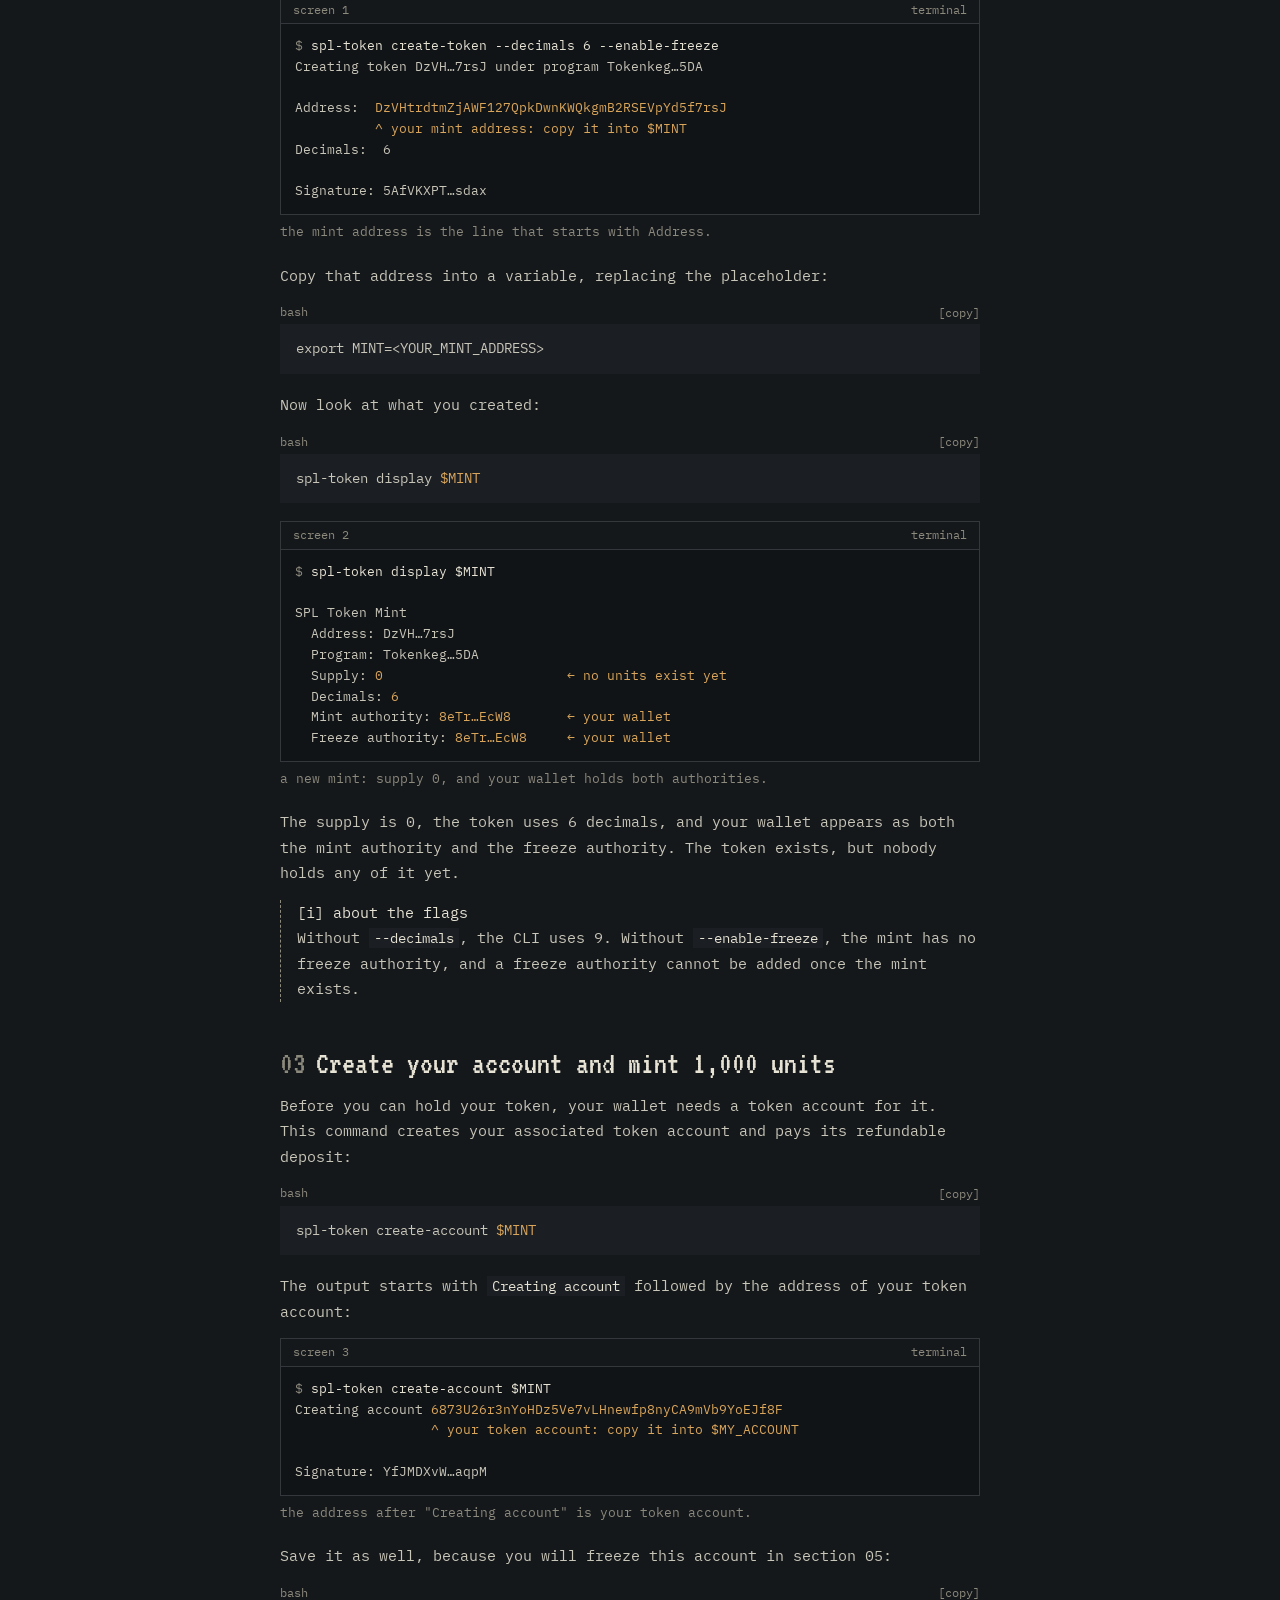
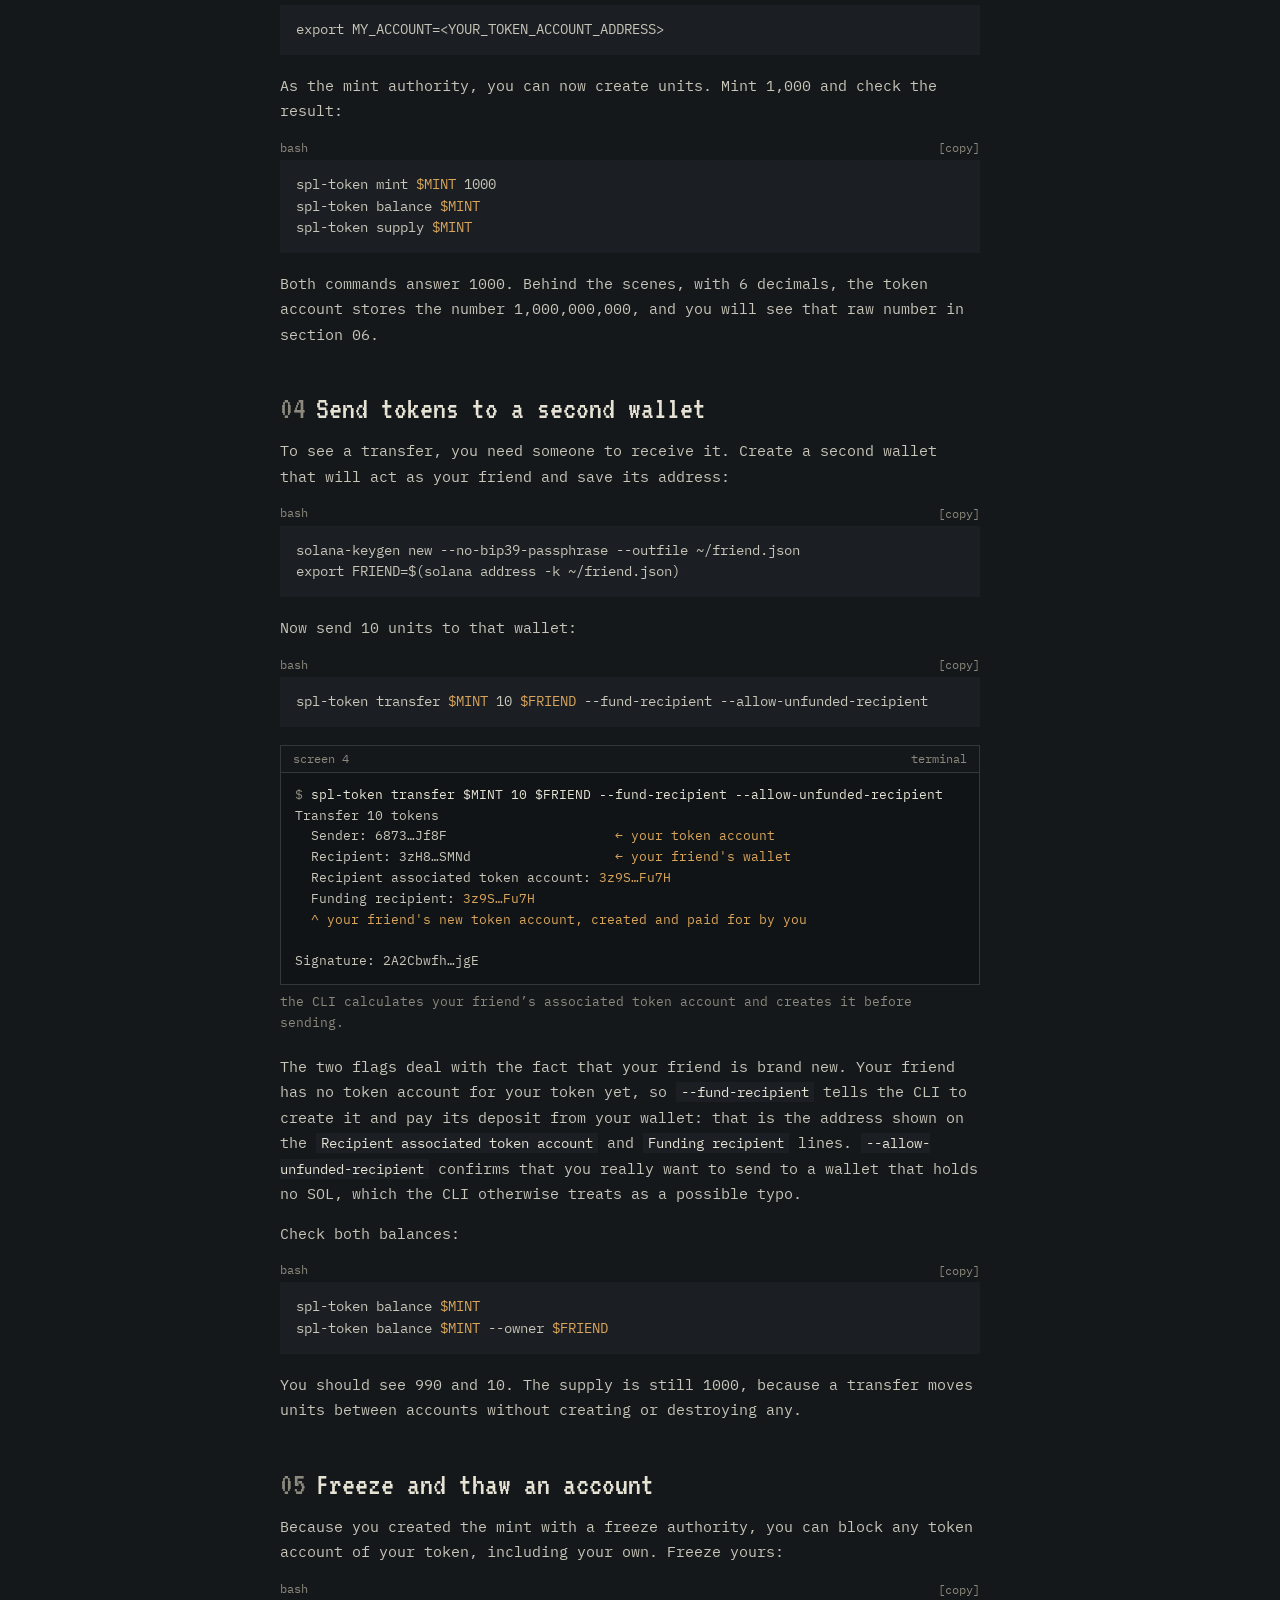
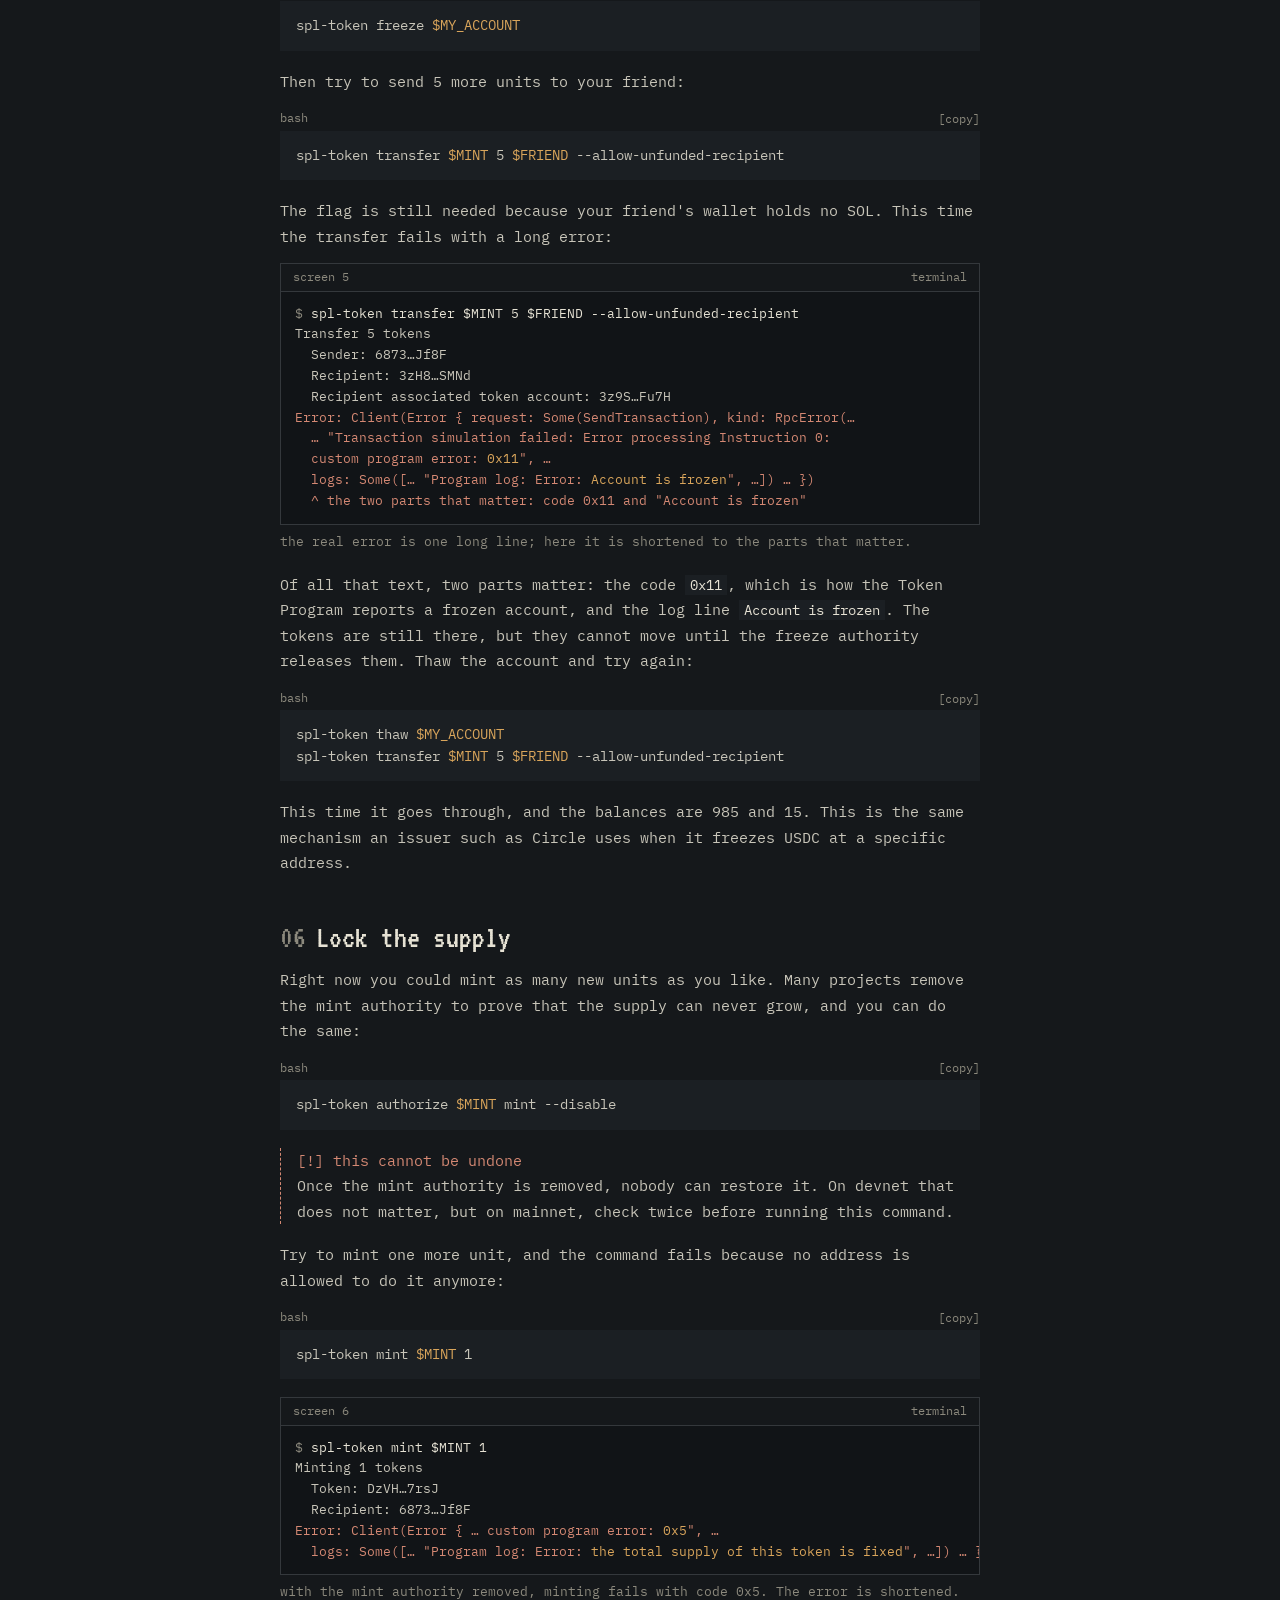
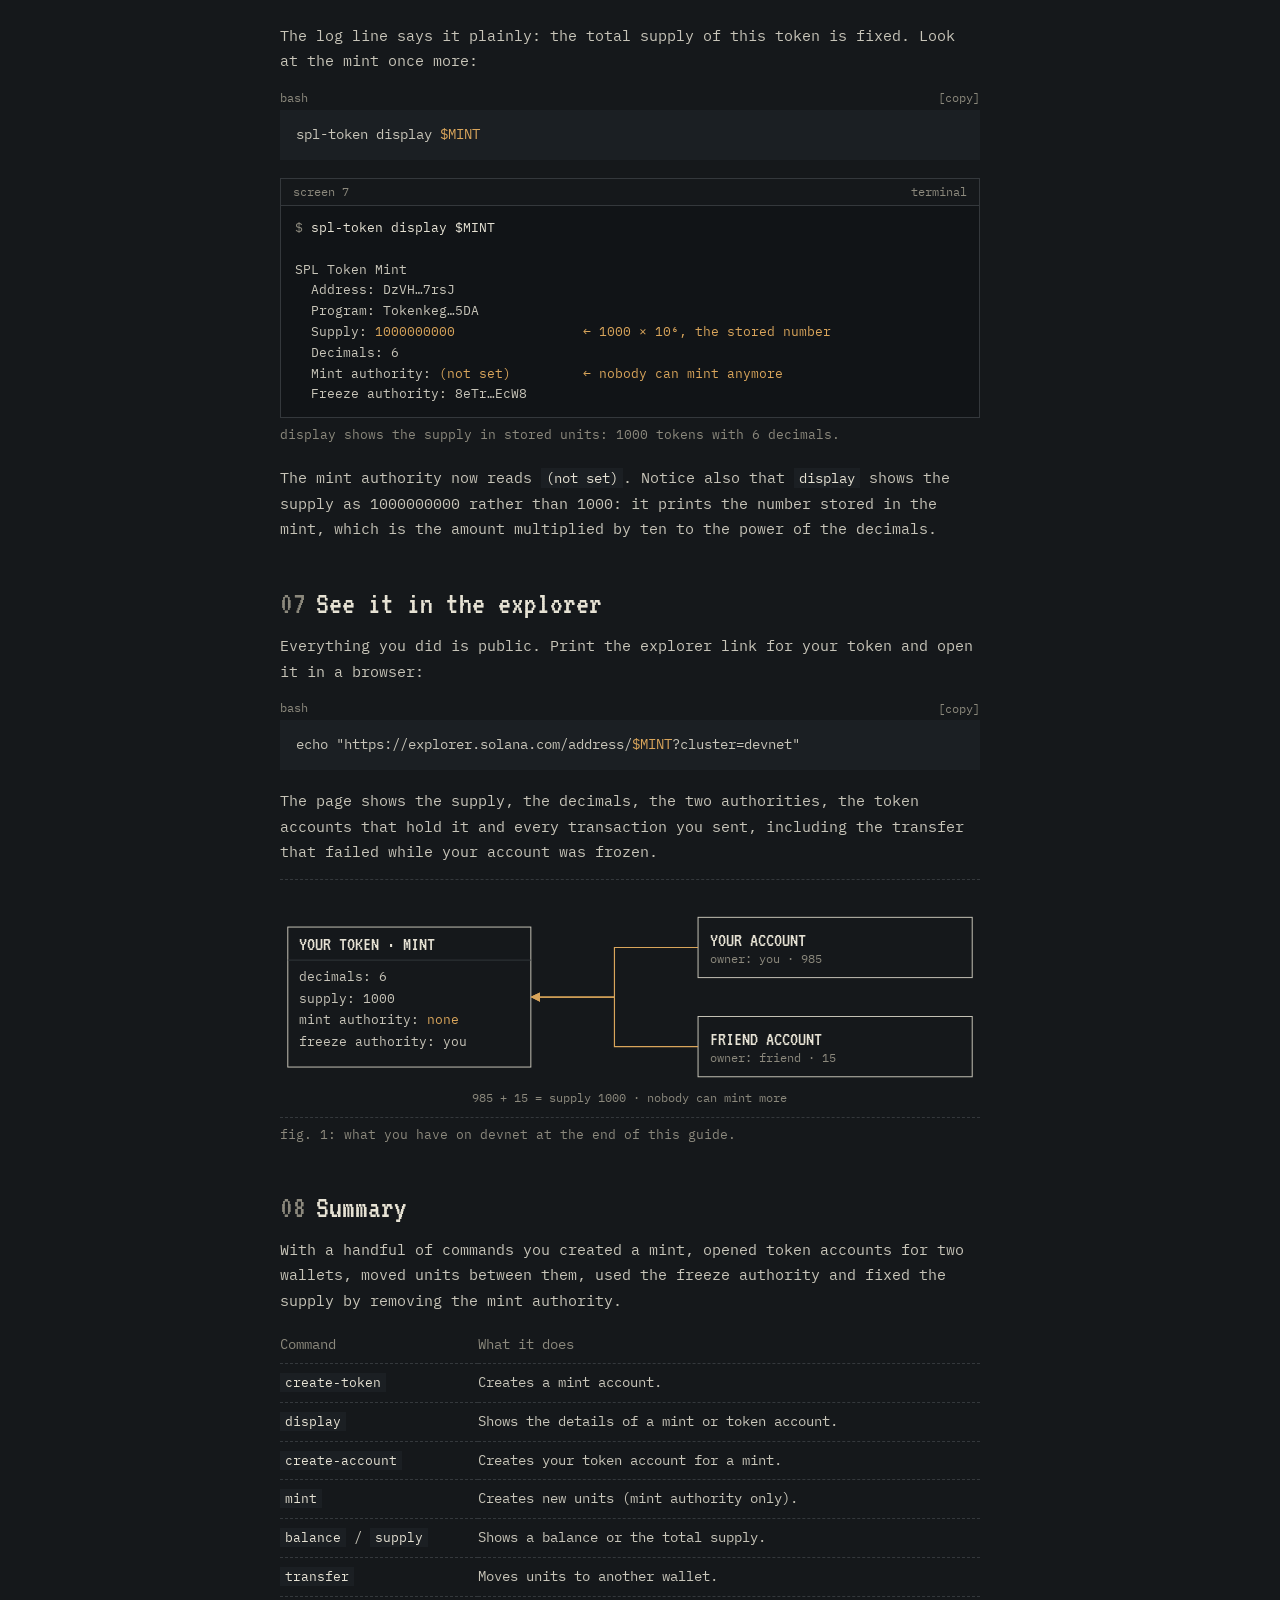
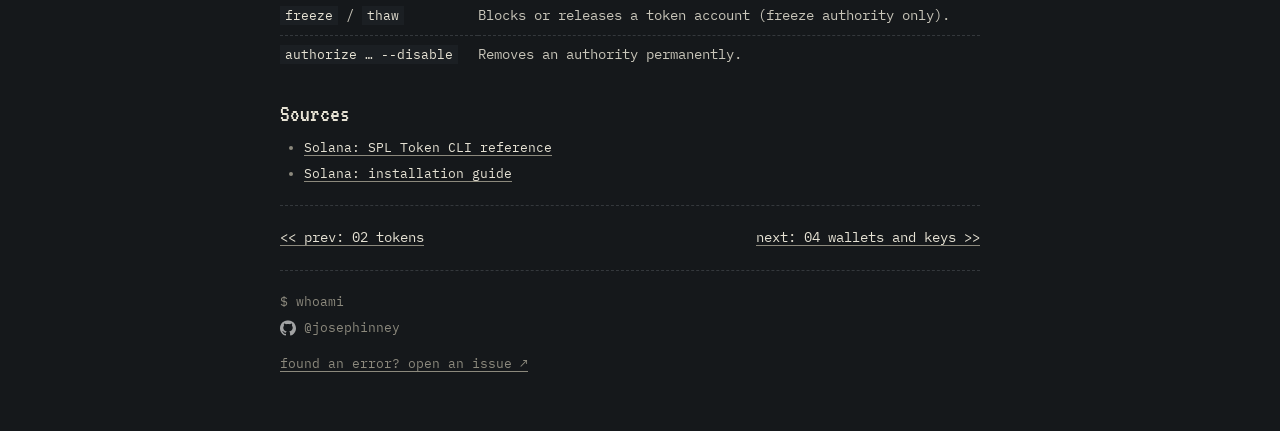
<file: articles/03-create-a-token.html>
<!DOCTYPE html>
<html lang="en">
<head>
<meta charset="UTF-8">
<meta name="viewport" content="width=device-width, initial-scale=1.0">
<title>Create Your Own Token · Solana Field Manual</title>
<link rel="icon" href="../assets/favicon.svg" type="image/svg+xml">
<link rel="icon" href="../assets/favicon-32.png" sizes="32x32" type="image/png">
<link rel="apple-touch-icon" href="../assets/apple-touch-icon.png">
<link rel="preconnect" href="https://fonts.googleapis.com">
<link rel="preconnect" href="https://fonts.gstatic.com" crossorigin>
<link href="https://fonts.googleapis.com/css2?family=IBM+Plex+Mono:ital,wght@0,400;0,600;1,400&family=VT323&display=swap" rel="stylesheet">
<link rel="stylesheet" href="../css/base.css">
<link rel="stylesheet" href="../css/layout.css">
<link rel="stylesheet" href="../css/components.css">
</head>
<body data-root="../" data-page="03">
<div class="layout">
  <aside class="side" id="sidebar" aria-label="Site index"></aside>

  <main class="content">
    <article class="article">
      <p class="meta">~/manual/03-create-a-token.txt</p>
      <h1>Create your own token on devnet</h1>
      <p class="lead">In this hands-on guide you create a token from the command line, mint 1,000 units, send some to a
        second wallet, freeze an account and lock the supply for good. Everything happens on devnet, so nothing you create
        has real value.</p>
      <ul class="meta-list">
        <li><span class="k">level</span>beginner</li>
        <li><span class="k">prerequisites</span>Solana CLI installed, a wallet on devnet</li>
        <li><span class="k">time</span>~15 min</li>
        <li><span class="k">tools</span>solana, spl-token 5.6</li>
        <li><span class="k">tested with</span>spl-token 5.6.1 on a local validator</li>
      </ul>
      <hr>

      <h2 id="s1" data-short="before you start"><span class="n">01</span>Before you start</h2>
      <p>You need the Solana CLI, which already includes the <code>spl-token</code> tool used in this guide. Check that
        both are available:</p>
      <div class="code"><div class="label"><span>bash</span><button class="copy" type="button">copy</button></div>
<pre>solana --version
spl-token --version</pre></div>
      <p>If <code>spl-token</code> is missing, you can install it with Rust's package manager:</p>
      <div class="code"><div class="label"><span>bash</span><button class="copy" type="button">copy</button></div>
<pre>cargo install spl-token-cli --version 5.6.1</pre></div>
      <p>Then make sure the CLI points to devnet and that your wallet has some SOL to pay fees and deposits:</p>
      <div class="code"><div class="label"><span>bash</span><button class="copy" type="button">copy</button></div>
<pre>solana config set --url devnet
solana balance
<span class="c"># if the balance is 0, request test SOL</span>
solana airdrop 1</pre></div>
      <div class="note">
        <span class="t">[i] if the airdrop fails</span>
        <p>The devnet faucet limits how many requests you can make. Use the web faucet at
          <a href="https://faucet.solana.com" target="_blank" rel="noopener">faucet.solana.com</a> instead.</p>
      </div>
      <p>The commands in this guide save addresses in shell variables such as <code>$MINT</code>, so you can copy them
        without editing. They work in bash and zsh; on Windows, use WSL.</p>
      <p>Most steps include a screen with the output we got when running them, so you can compare it with yours. Your
        addresses and signatures will be different, and long values appear shortened with an ellipsis.</p>

      <h2 id="s2" data-short="create the token"><span class="n">02</span>Create the token</h2>
      <p>Creating a token means creating its mint account. The following command creates one with 6 decimals, like USDC,
        and with a freeze authority, which you will use later:</p>
      <div class="code"><div class="label"><span>bash</span><button class="copy" type="button">copy</button></div>
<pre>spl-token create-token --decimals 6 --enable-freeze</pre></div>
      <p>The output includes a line that starts with <code>Address:</code> followed by the address of your new mint:</p>

      <figure class="term">
        <div class="term-bar"><span>screen 1</span><span>terminal</span></div>
<pre><span class="pr">$</span> <span class="cmd">spl-token create-token --decimals 6 --enable-freeze</span>
Creating token DzVH…7rsJ under program Tokenkeg…5DA

Address:  <span class="hl">DzVHtrdtmZjAWF127QpkDwnKWQkgmB2RSEVpYd5f7rsJ</span>
<span class="ann">          ^ your mint address: copy it into $MINT</span>
Decimals:  6

Signature: 5AfVKXPT…sdax</pre>
        <figcaption>the mint address is the line that starts with Address.</figcaption>
      </figure>

      <p>Copy that address into a variable, replacing the placeholder:</p>
      <div class="code"><div class="label"><span>bash</span><button class="copy" type="button" data-raw>copy</button></div>
<pre>export MINT=&lt;YOUR_MINT_ADDRESS&gt;</pre></div>
      <p>Now look at what you created:</p>
      <div class="code"><div class="label"><span>bash</span><button class="copy" type="button">copy</button></div>
<pre>spl-token display $MINT</pre></div>

      <figure class="term">
        <div class="term-bar"><span>screen 2</span><span>terminal</span></div>
<pre><span class="pr">$</span> <span class="cmd">spl-token display $MINT</span>

SPL Token Mint
  Address: DzVH…7rsJ
  Program: Tokenkeg…5DA
  Supply: <span class="hl">0</span>                       <span class="ann">← no units exist yet</span>
  Decimals: <span class="hl">6</span>
  Mint authority: <span class="hl">8eTr…EcW8</span>       <span class="ann">← your wallet</span>
  Freeze authority: <span class="hl">8eTr…EcW8</span>     <span class="ann">← your wallet</span></pre>
        <figcaption>a new mint: supply 0, and your wallet holds both authorities.</figcaption>
      </figure>

      <p>The supply is 0, the token uses 6 decimals, and your wallet appears as both the mint authority and the freeze
        authority. The token exists, but nobody holds any of it yet.</p>
      <div class="note">
        <span class="t">[i] about the flags</span>
        <p>Without <code>--decimals</code>, the CLI uses 9. Without <code>--enable-freeze</code>, the mint has no freeze
          authority, and a freeze authority cannot be added once the mint exists.</p>
      </div>

      <h2 id="s3" data-short="mint units"><span class="n">03</span>Create your account and mint 1,000 units</h2>
      <p>Before you can hold your token, your wallet needs a token account for it. This command creates your associated
        token account and pays its refundable deposit:</p>
      <div class="code"><div class="label"><span>bash</span><button class="copy" type="button">copy</button></div>
<pre>spl-token create-account $MINT</pre></div>
      <p>The output starts with <code>Creating account</code> followed by the address of your token account:</p>

      <figure class="term">
        <div class="term-bar"><span>screen 3</span><span>terminal</span></div>
<pre><span class="pr">$</span> <span class="cmd">spl-token create-account $MINT</span>
Creating account <span class="hl">6873U26r3nYoHDz5Ve7vLHnewfp8nyCA9mVb9YoEJf8F</span>
<span class="ann">                 ^ your token account: copy it into $MY_ACCOUNT</span>

Signature: YfJMDXvW…aqpM</pre>
        <figcaption>the address after "Creating account" is your token account.</figcaption>
      </figure>

      <p>Save it as well, because you will freeze this account in section 05:</p>
      <div class="code"><div class="label"><span>bash</span><button class="copy" type="button" data-raw>copy</button></div>
<pre>export MY_ACCOUNT=&lt;YOUR_TOKEN_ACCOUNT_ADDRESS&gt;</pre></div>
      <p>As the mint authority, you can now create units. Mint 1,000 and check the result:</p>
      <div class="code"><div class="label"><span>bash</span><button class="copy" type="button">copy</button></div>
<pre>spl-token mint $MINT 1000
spl-token balance $MINT
spl-token supply $MINT</pre></div>
      <p>Both commands answer 1000. Behind the scenes, with 6 decimals, the token account stores the number
        1,000,000,000, and you will see that raw number in section 06.</p>

      <h2 id="s4" data-short="send tokens"><span class="n">04</span>Send tokens to a second wallet</h2>
      <p>To see a transfer, you need someone to receive it. Create a second wallet that will act as your friend and save
        its address:</p>
      <div class="code"><div class="label"><span>bash</span><button class="copy" type="button">copy</button></div>
<pre>solana-keygen new --no-bip39-passphrase --outfile ~/friend.json
export FRIEND=$(solana address -k ~/friend.json)</pre></div>
      <p>Now send 10 units to that wallet:</p>
      <div class="code"><div class="label"><span>bash</span><button class="copy" type="button">copy</button></div>
<pre>spl-token transfer $MINT 10 $FRIEND --fund-recipient --allow-unfunded-recipient</pre></div>

      <figure class="term">
        <div class="term-bar"><span>screen 4</span><span>terminal</span></div>
<pre><span class="pr">$</span> <span class="cmd">spl-token transfer $MINT 10 $FRIEND --fund-recipient --allow-unfunded-recipient</span>
Transfer 10 tokens
  Sender: 6873…Jf8F                     <span class="ann">← your token account</span>
  Recipient: 3zH8…SMNd                  <span class="ann">← your friend's wallet</span>
  Recipient associated token account: <span class="hl">3z9S…Fu7H</span>
  Funding recipient: <span class="hl">3z9S…Fu7H</span>
<span class="ann">  ^ your friend's new token account, created and paid for by you</span>

Signature: 2A2Cbwfh…jgE</pre>
        <figcaption>the CLI calculates your friend’s associated token account and creates it before sending.</figcaption>
      </figure>

      <p>The two flags deal with the fact that your friend is brand new. Your friend has no token account for your token
        yet, so <code>--fund-recipient</code> tells the CLI to create it and pay its deposit from your wallet: that is the
        address shown on the <code>Recipient associated token account</code> and <code>Funding recipient</code> lines.
        <code>--allow-unfunded-recipient</code> confirms that you really want to send to a wallet that holds no SOL, which
        the CLI otherwise treats as a possible typo.</p>
      <p>Check both balances:</p>
      <div class="code"><div class="label"><span>bash</span><button class="copy" type="button">copy</button></div>
<pre>spl-token balance $MINT
spl-token balance $MINT --owner $FRIEND</pre></div>
      <p>You should see 990 and 10. The supply is still 1000, because a transfer moves units between accounts without
        creating or destroying any.</p>

      <h2 id="s5" data-short="freeze and thaw"><span class="n">05</span>Freeze and thaw an account</h2>
      <p>Because you created the mint with a freeze authority, you can block any token account of your token, including
        your own. Freeze yours:</p>
      <div class="code"><div class="label"><span>bash</span><button class="copy" type="button">copy</button></div>
<pre>spl-token freeze $MY_ACCOUNT</pre></div>
      <p>Then try to send 5 more units to your friend:</p>
      <div class="code"><div class="label"><span>bash</span><button class="copy" type="button">copy</button></div>
<pre>spl-token transfer $MINT 5 $FRIEND --allow-unfunded-recipient</pre></div>
      <p>The flag is still needed because your friend's wallet holds no SOL. This time the transfer fails with a long
        error:</p>

      <figure class="term">
        <div class="term-bar"><span>screen 5</span><span>terminal</span></div>
<pre><span class="pr">$</span> <span class="cmd">spl-token transfer $MINT 5 $FRIEND --allow-unfunded-recipient</span>
Transfer 5 tokens
  Sender: 6873…Jf8F
  Recipient: 3zH8…SMNd
  Recipient associated token account: 3z9S…Fu7H
<span class="err">Error: Client(Error { request: Some(SendTransaction), kind: RpcError(…</span>
<span class="err">  … "Transaction simulation failed: Error processing Instruction 0:</span>
<span class="err">  custom program error: </span><span class="hl">0x11</span><span class="err">", …</span>
<span class="err">  logs: Some([… "Program log: Error: </span><span class="hl">Account is frozen</span><span class="err">", …]) … })</span>
<span class="ann err">  ^ the two parts that matter: code 0x11 and "Account is frozen"</span></pre>
        <figcaption>the real error is one long line; here it is shortened to the parts that matter.</figcaption>
      </figure>

      <p>Of all that text, two parts matter: the code <code>0x11</code>, which is how the Token Program reports a frozen
        account, and the log line <code>Account is frozen</code>. The tokens are still there, but they cannot move until
        the freeze authority releases them. Thaw the account and try again:</p>
      <div class="code"><div class="label"><span>bash</span><button class="copy" type="button">copy</button></div>
<pre>spl-token thaw $MY_ACCOUNT
spl-token transfer $MINT 5 $FRIEND --allow-unfunded-recipient</pre></div>
      <p>This time it goes through, and the balances are 985 and 15. This is the same mechanism an issuer such as Circle
        uses when it freezes USDC at a specific address.</p>

      <h2 id="s6" data-short="lock the supply"><span class="n">06</span>Lock the supply</h2>
      <p>Right now you could mint as many new units as you like. Many projects remove the mint authority to prove that the
        supply can never grow, and you can do the same:</p>
      <div class="code"><div class="label"><span>bash</span><button class="copy" type="button">copy</button></div>
<pre>spl-token authorize $MINT mint --disable</pre></div>
      <div class="note crit">
        <span class="t">[!] this cannot be undone</span>
        <p>Once the mint authority is removed, nobody can restore it. On devnet that does not matter, but on mainnet,
          check twice before running this command.</p>
      </div>
      <p>Try to mint one more unit, and the command fails because no address is allowed to do it anymore:</p>
      <div class="code"><div class="label"><span>bash</span><button class="copy" type="button">copy</button></div>
<pre>spl-token mint $MINT 1</pre></div>

      <figure class="term">
        <div class="term-bar"><span>screen 6</span><span>terminal</span></div>
<pre><span class="pr">$</span> <span class="cmd">spl-token mint $MINT 1</span>
Minting 1 tokens
  Token: DzVH…7rsJ
  Recipient: 6873…Jf8F
<span class="err">Error: Client(Error { … custom program error: </span><span class="hl">0x5</span><span class="err">", …</span>
<span class="err">  logs: Some([… "Program log: Error: </span><span class="hl">the total supply of this token is fixed</span><span class="err">", …]) … })</span></pre>
        <figcaption>with the mint authority removed, minting fails with code 0x5. The error is shortened.</figcaption>
      </figure>

      <p>The log line says it plainly: the total supply of this token is fixed. Look at the mint once more:</p>
      <div class="code"><div class="label"><span>bash</span><button class="copy" type="button">copy</button></div>
<pre>spl-token display $MINT</pre></div>

      <figure class="term">
        <div class="term-bar"><span>screen 7</span><span>terminal</span></div>
<pre><span class="pr">$</span> <span class="cmd">spl-token display $MINT</span>

SPL Token Mint
  Address: DzVH…7rsJ
  Program: Tokenkeg…5DA
  Supply: <span class="hl">1000000000</span>                <span class="ann">← 1000 × 10⁶, the stored number</span>
  Decimals: 6
  Mint authority: <span class="hl">(not set)</span>         <span class="ann">← nobody can mint anymore</span>
  Freeze authority: 8eTr…EcW8</pre>
        <figcaption>display shows the supply in stored units: 1000 tokens with 6 decimals.</figcaption>
      </figure>

      <p>The mint authority now reads <code>(not set)</code>. Notice also that <code>display</code> shows the supply as
        1000000000 rather than 1000: it prints the number stored in the mint, which is the amount multiplied by ten to
        the power of the decimals.</p>

      <h2 id="s7" data-short="explorer"><span class="n">07</span>See it in the explorer</h2>
      <p>Everything you did is public. Print the explorer link for your token and open it in a browser:</p>
      <div class="code"><div class="label"><span>bash</span><button class="copy" type="button">copy</button></div>
<pre>echo "https://explorer.solana.com/address/$MINT?cluster=devnet"</pre></div>
      <p>The page shows the supply, the decimals, the two authorities, the token accounts that hold it and every
        transaction you sent, including the transfer that failed while your account was frozen.</p>

      <figure class="fig">
        <div class="wrap">
          <svg viewBox="0 0 720 224" role="img" aria-labelledby="f31-t"><title id="f31-t">Final state: a mint with a supply of 1000 and no mint authority, your token account with 985 and your friend’s with 15.</title><defs><marker id="f31-fg" viewBox="0 0 8 8" refX="7" refY="4" markerWidth="8" markerHeight="8" orient="auto"><path class="mk-fg" d="M0,0 L8,4 L0,8 z"/></marker><marker id="f31-am" viewBox="0 0 8 8" refX="7" refY="4" markerWidth="8" markerHeight="8" orient="auto"><path class="mk" d="M0,0 L8,4 L0,8 z"/></marker><marker id="f31-dim" viewBox="0 0 8 8" refX="7" refY="4" markerWidth="8" markerHeight="8" orient="auto"><path class="mk-dim" d="M0,0 L8,4 L0,8 z"/></marker></defs><rect class="box" x="8" y="34" width="250" height="144"/><text class="t-hi " x="20" y="58">YOUR TOKEN · MINT</text><line class="sep" x1="8" y1="68" x2="258" y2="68"/><text x="20" y="90">decimals: 6</text><text x="20" y="112">supply: 1000</text><text x="20" y="134">mint authority: <tspan class="t-am">none</tspan></text><text x="20" y="156">freeze authority: you</text><rect class="box" x="430" y="24" width="282" height="62"/><text class="t-hi" x="442" y="53.0">YOUR ACCOUNT</text><text class="t-dim" x="442" y="71.0">owner: you · 985</text><rect class="box" x="430" y="126" width="282" height="62"/><text class="t-hi" x="442" y="155.0">FRIEND ACCOUNT</text><text class="t-dim" x="442" y="173.0">owner: friend · 15</text><path class="ln" d="M430,55 H344 V106 H259" marker-end="url(#f31-am)"/><path class="ln" d="M430,157 H344 V106 H259" marker-end="url(#f31-am)"/><text class="t-dim" x="360" y="214" text-anchor="middle">985 + 15 = supply 1000 · nobody can mint more</text></svg>
        </div>
        <figcaption>fig. 1: what you have on devnet at the end of this guide.</figcaption>
      </figure>

      <h2 id="s8" data-short="summary"><span class="n">08</span>Summary</h2>
      <p>With a handful of commands you created a mint, opened token accounts for two wallets, moved units between them,
        used the freeze authority and fixed the supply by removing the mint authority.</p>
      <div class="tbl"><table>
        <thead><tr><th>Command</th><th>What it does</th></tr></thead>
        <tbody>
          <tr><td><code>create-token</code></td><td>Creates a mint account.</td></tr>
          <tr><td><code>display</code></td><td>Shows the details of a mint or token account.</td></tr>
          <tr><td><code>create-account</code></td><td>Creates your token account for a mint.</td></tr>
          <tr><td><code>mint</code></td><td>Creates new units (mint authority only).</td></tr>
          <tr><td><code>balance</code> / <code>supply</code></td><td>Shows a balance or the total supply.</td></tr>
          <tr><td><code>transfer</code></td><td>Moves units to another wallet.</td></tr>
          <tr><td><code>freeze</code> / <code>thaw</code></td><td>Blocks or releases a token account (freeze authority only).</td></tr>
          <tr><td><code>authorize … --disable</code></td><td>Removes an authority permanently.</td></tr>
        </tbody>
      </table></div>

      <h3>Sources</h3>
      <ul class="meta">
        <li><a href="https://solana.com/docs/references/spl-token-cli" target="_blank" rel="noopener">Solana: SPL Token CLI reference</a></li>
        <li><a href="https://solana.com/docs/intro/installation" target="_blank" rel="noopener">Solana: installation guide</a></li>
      </ul>
    </article>

    <hr>
    <nav class="pager" id="pager" aria-label="Previous and next"></nav>
    <hr>
    <footer id="site-footer"></footer>
  </main>
</div>

<script src="../data/articles.js" defer></script>
<script src="../js/helpers/clock.js" defer></script>
<script src="../js/helpers/sidebar.js" defer></script>
<script src="../js/helpers/footer.js" defer></script>
<script src="../js/helpers/scroll-spy.js" defer></script>
<script src="../js/helpers/copy-code.js" defer></script>
<script src="../js/helpers/highlight.js" defer></script>
<script src="../js/helpers/glossary-filter.js" defer></script>
<script src="../js/main.js" defer></script>
</body>
</html>
</file>
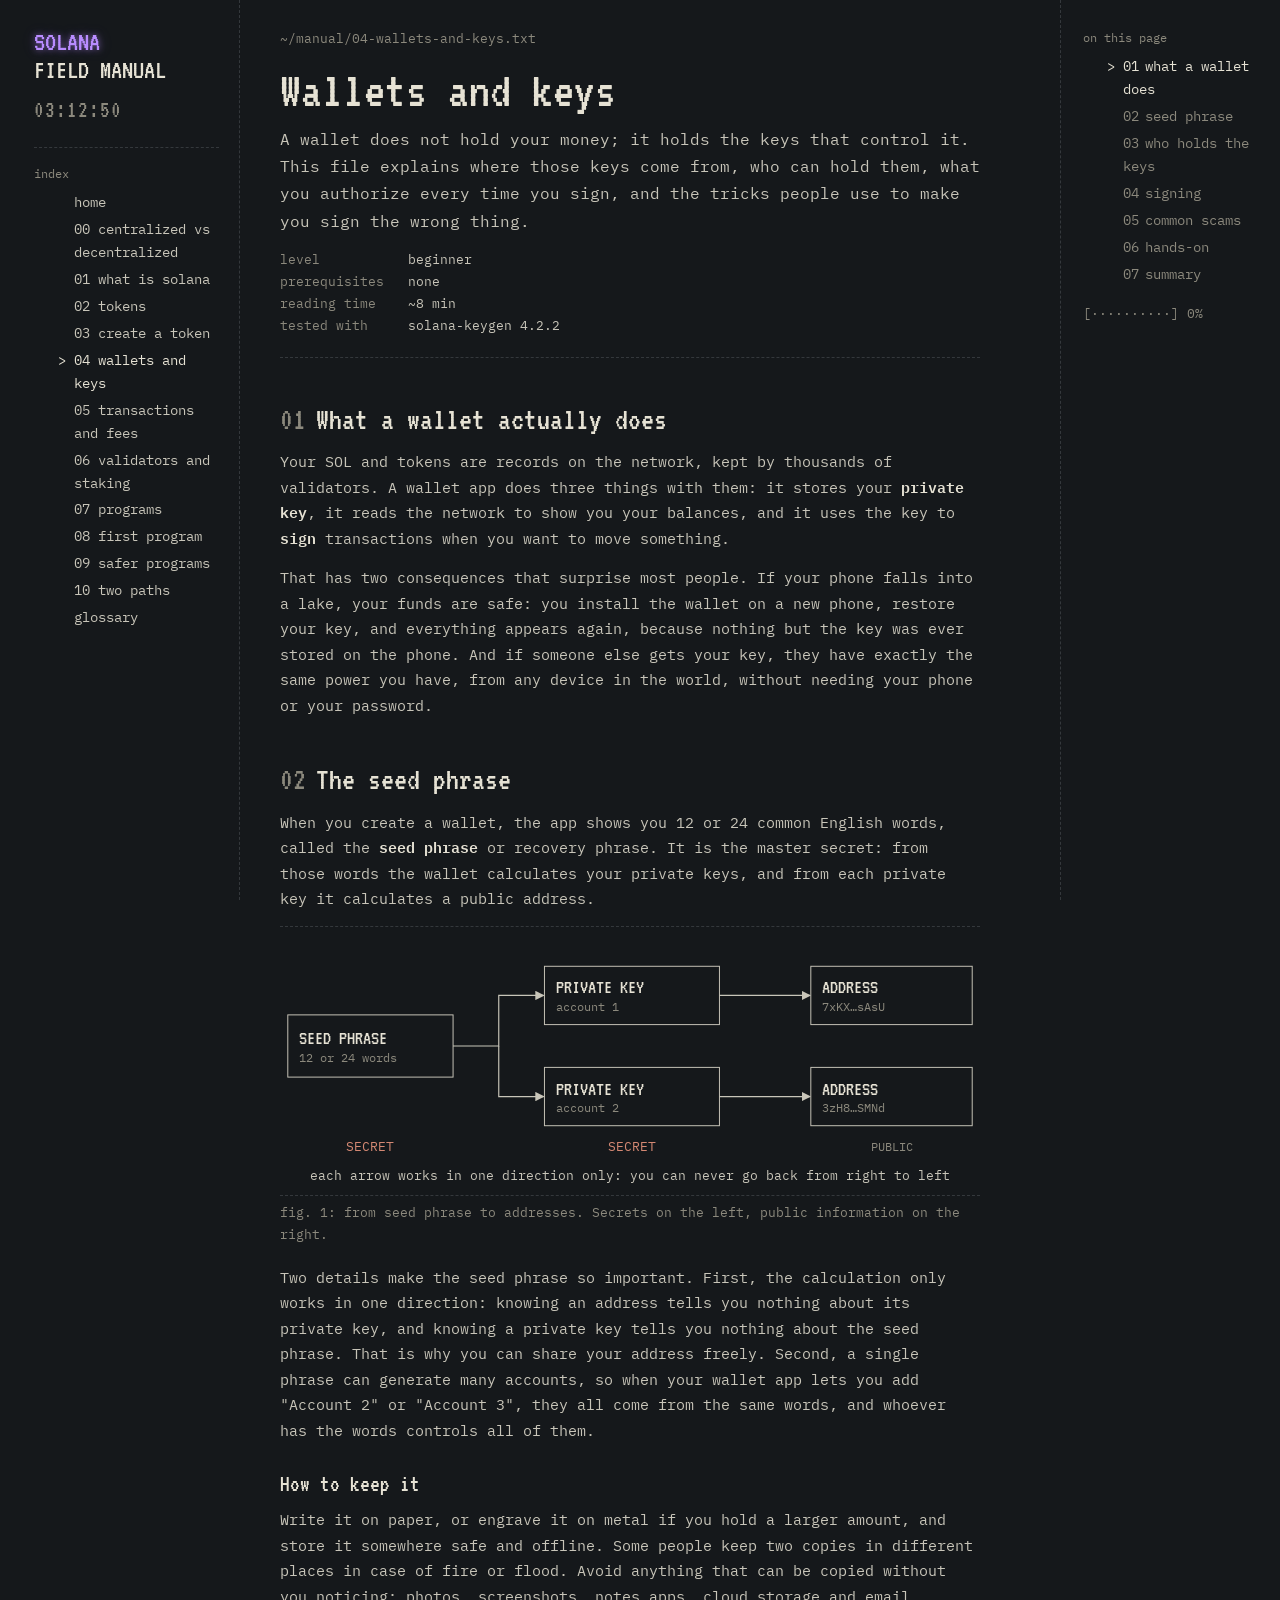
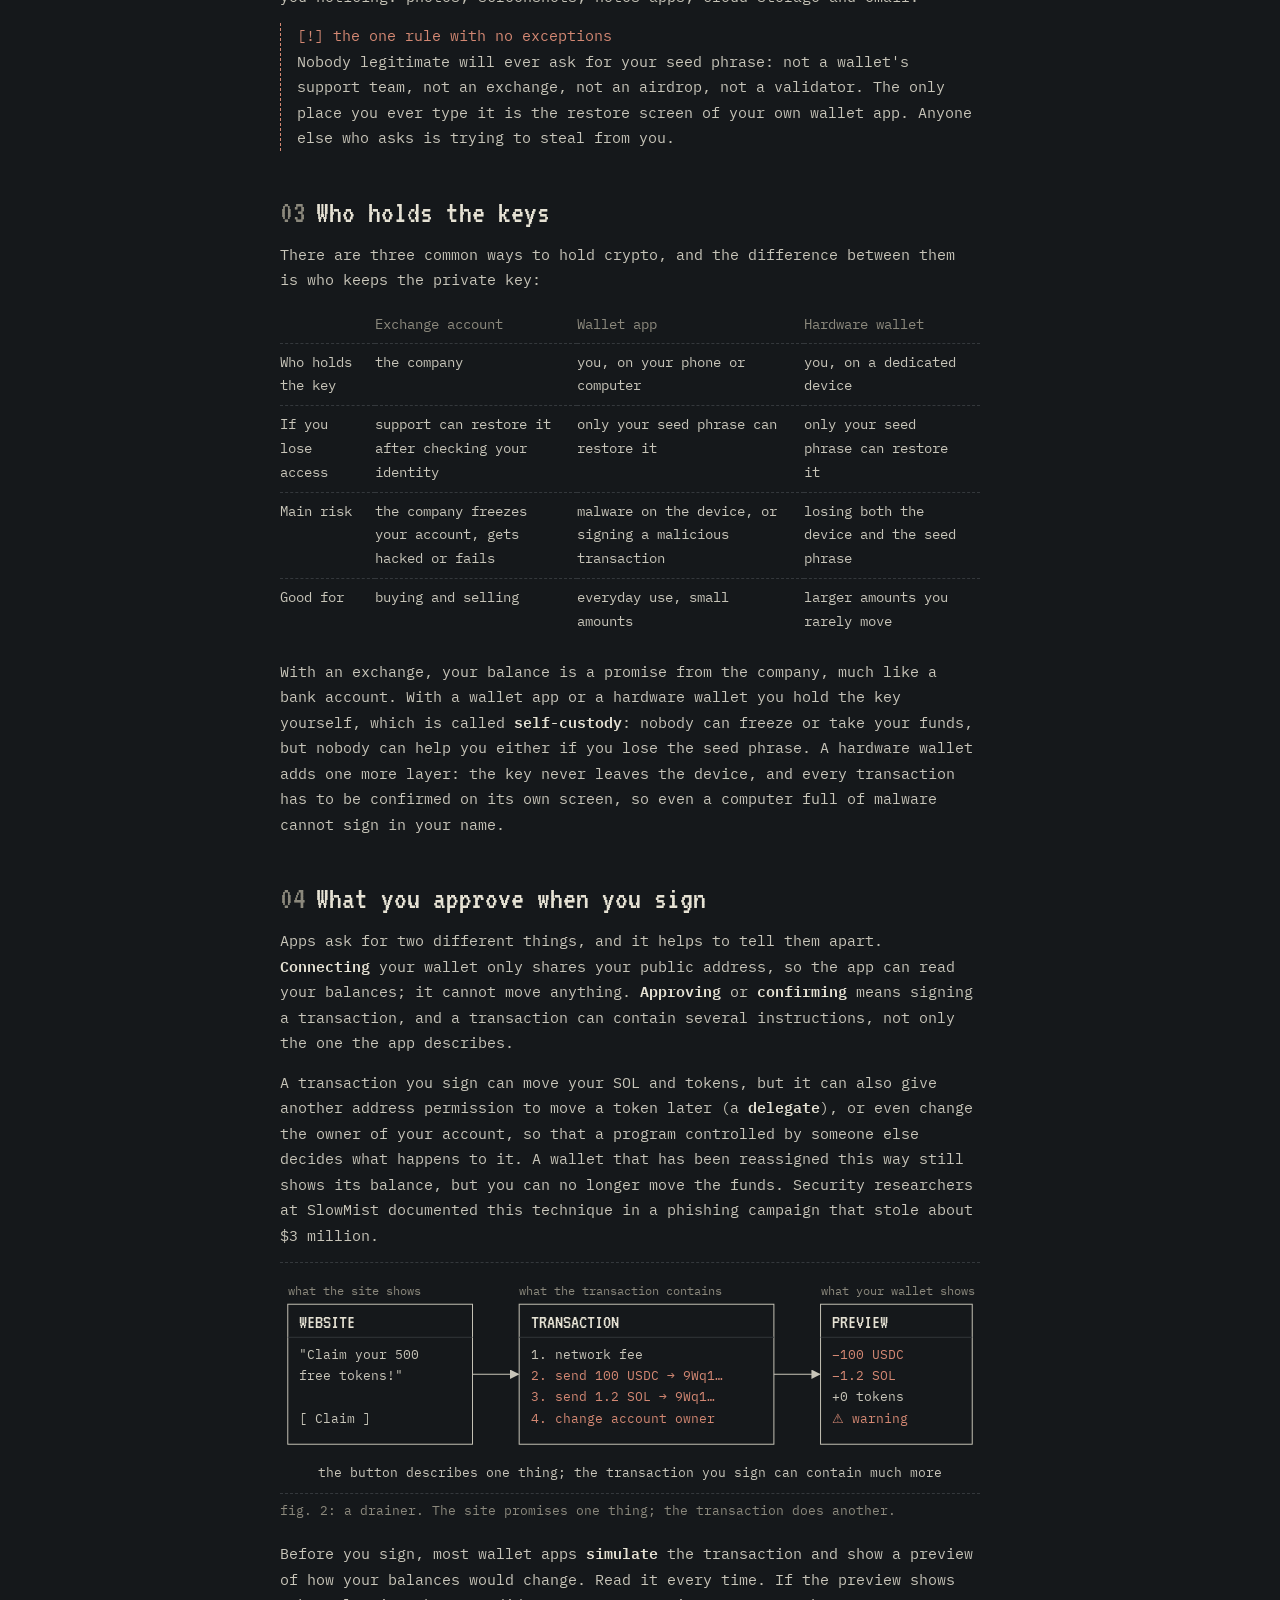
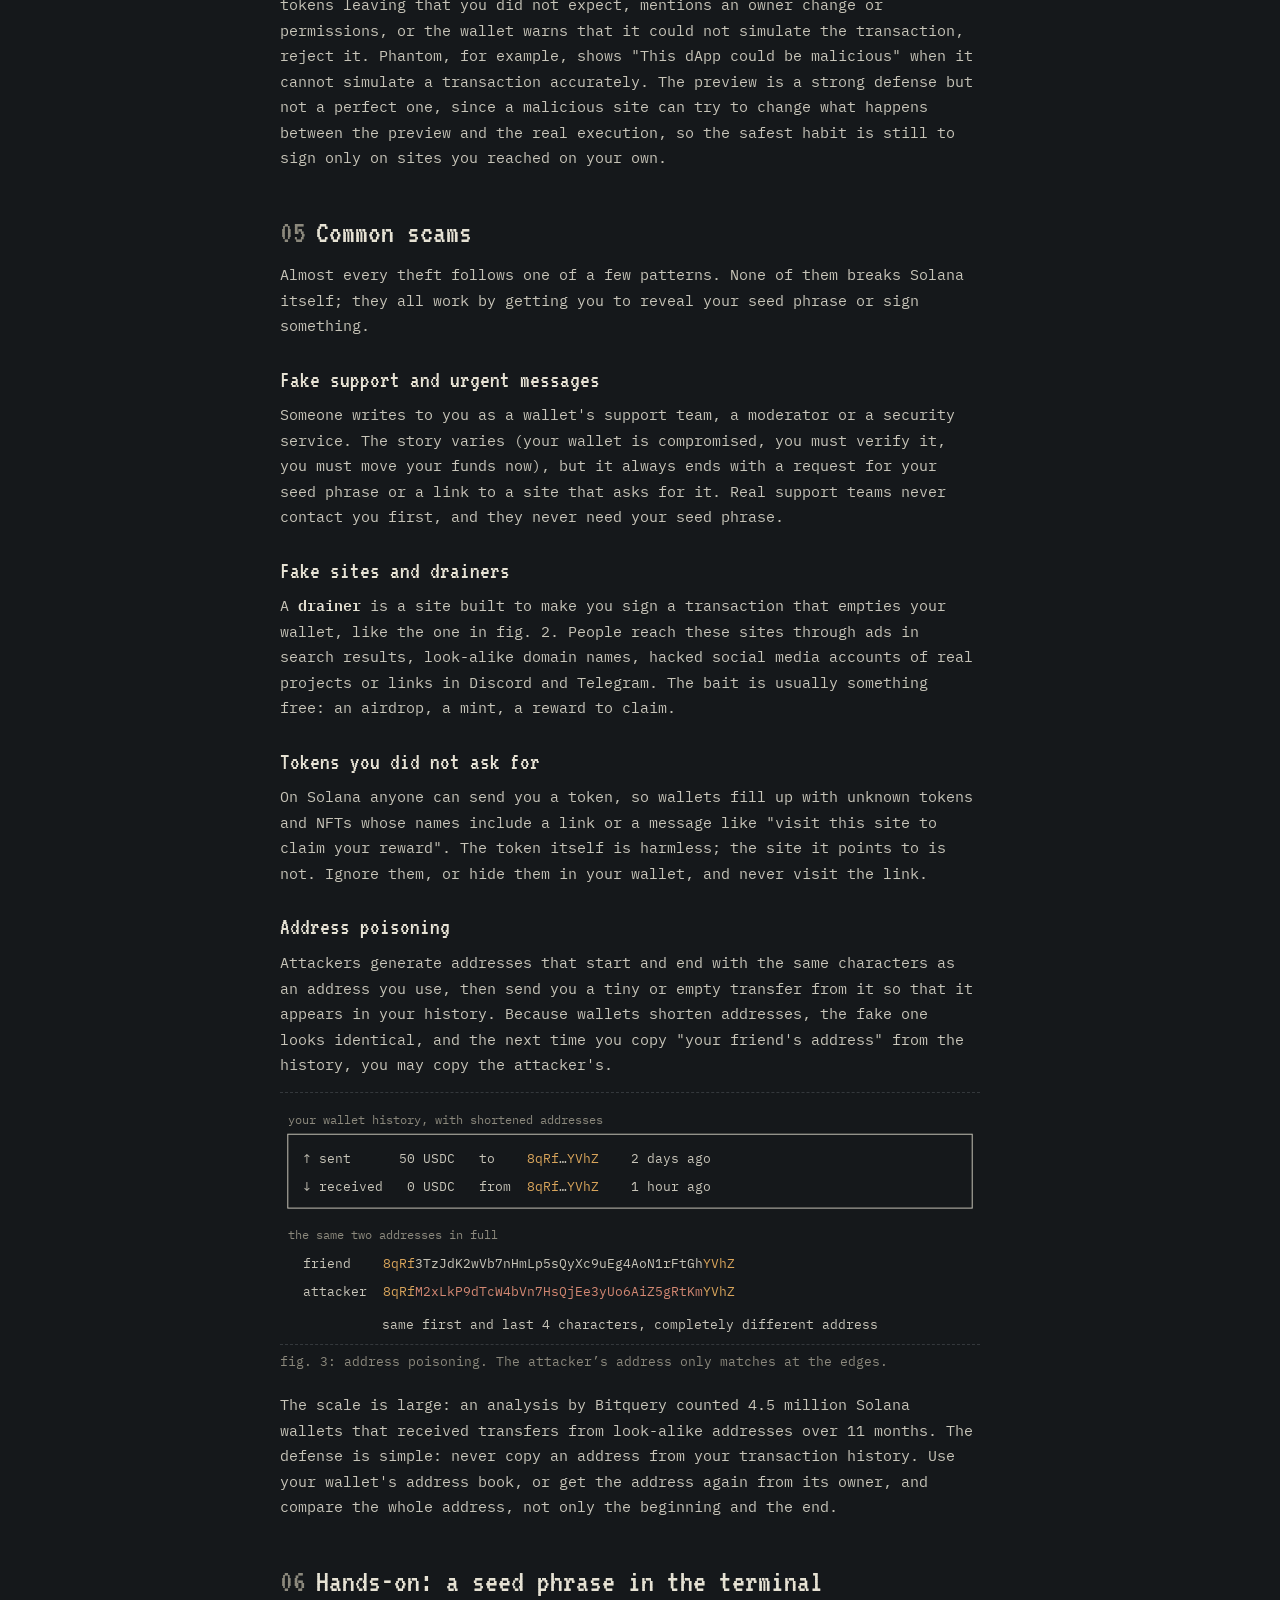
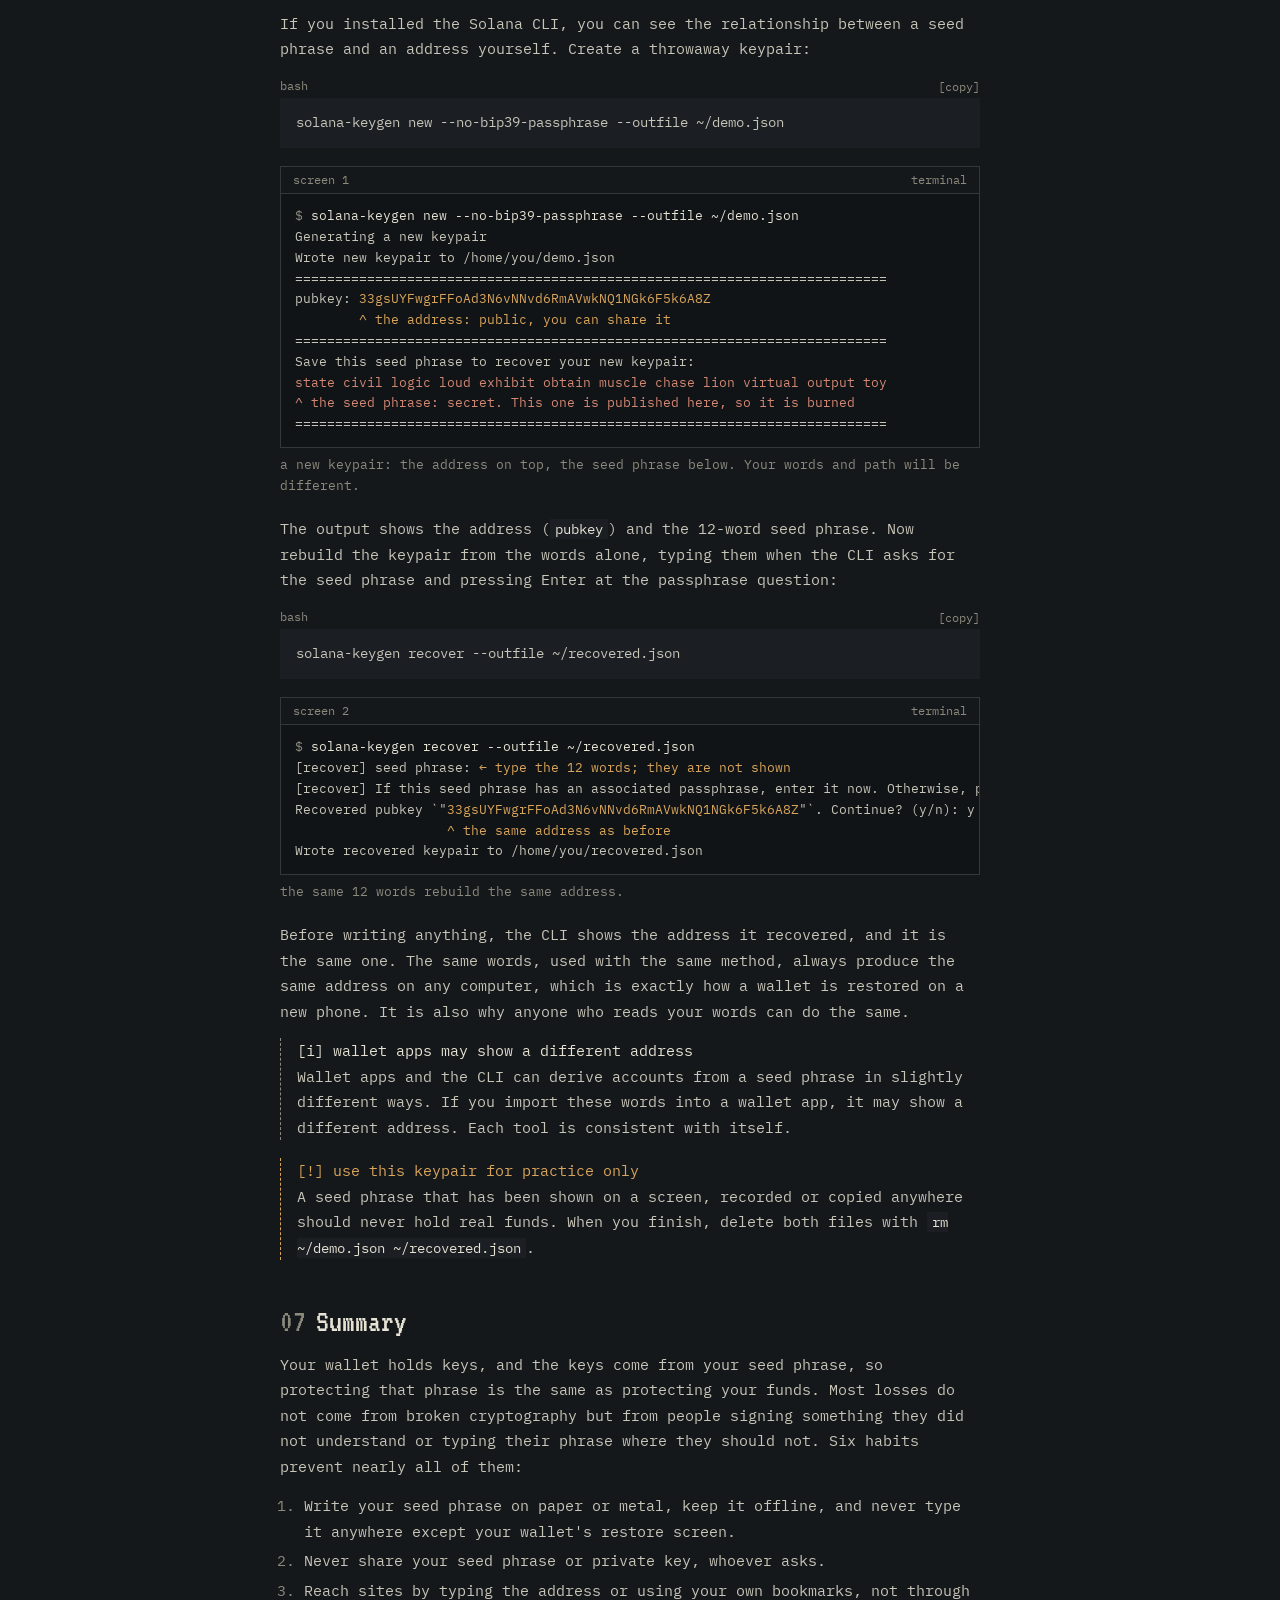
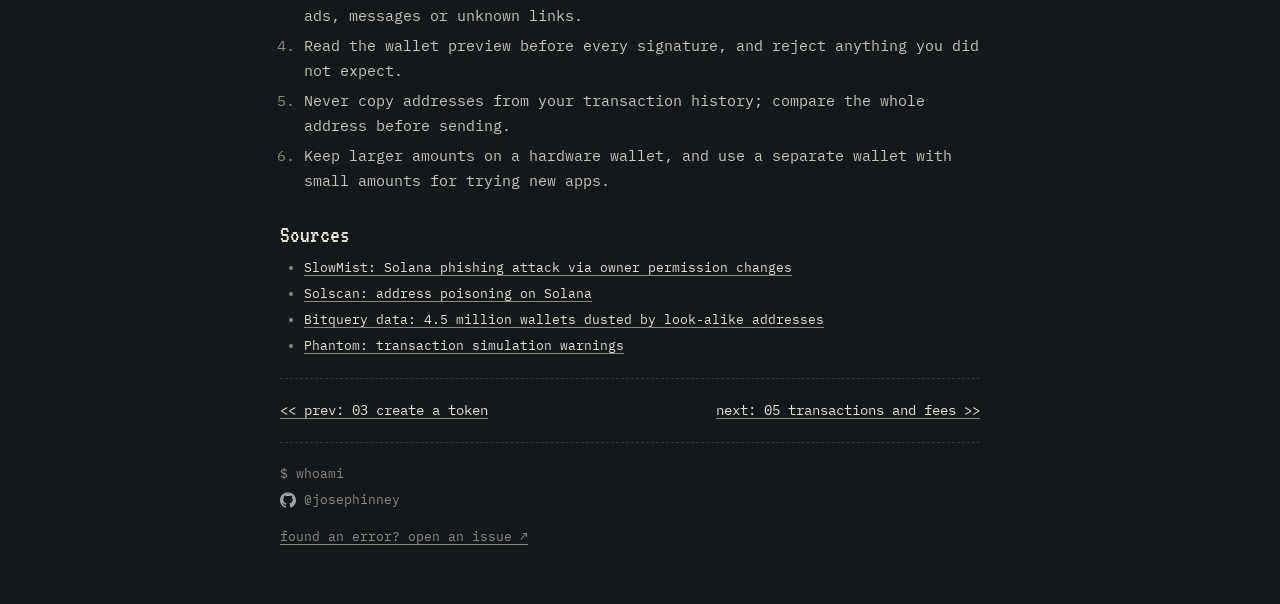
<file: articles/04-wallets-and-keys.html>
<!DOCTYPE html>
<html lang="en">
<head>
<meta charset="UTF-8">
<meta name="viewport" content="width=device-width, initial-scale=1.0">
<title>Wallets and Keys · Solana Field Manual</title>
<link rel="icon" href="../assets/favicon.svg" type="image/svg+xml">
<link rel="icon" href="../assets/favicon-32.png" sizes="32x32" type="image/png">
<link rel="apple-touch-icon" href="../assets/apple-touch-icon.png">
<link rel="preconnect" href="https://fonts.googleapis.com">
<link rel="preconnect" href="https://fonts.gstatic.com" crossorigin>
<link href="https://fonts.googleapis.com/css2?family=IBM+Plex+Mono:ital,wght@0,400;0,600;1,400&family=VT323&display=swap" rel="stylesheet">
<link rel="stylesheet" href="../css/base.css">
<link rel="stylesheet" href="../css/layout.css">
<link rel="stylesheet" href="../css/components.css">
</head>
<body data-root="../" data-page="04">
<div class="layout">
  <aside class="side" id="sidebar" aria-label="Site index"></aside>

  <main class="content">
    <article class="article">
      <p class="meta">~/manual/04-wallets-and-keys.txt</p>
      <h1>Wallets and keys</h1>
      <p class="lead">A wallet does not hold your money; it holds the keys that control it. This file explains where those
        keys come from, who can hold them, what you authorize every time you sign, and the tricks people use to make you
        sign the wrong thing.</p>
      <ul class="meta-list">
        <li><span class="k">level</span>beginner</li>
        <li><span class="k">prerequisites</span>none</li>
        <li><span class="k">reading time</span>~8 min</li>
        <li><span class="k">tested with</span>solana-keygen 4.2.2</li>
      </ul>
      <hr>

      <h2 id="s1" data-short="what a wallet does"><span class="n">01</span>What a wallet actually does</h2>
      <p>Your SOL and tokens are records on the network, kept by thousands of validators. A wallet app does three things
        with them: it stores your <strong>private key</strong>, it reads the network to show you your balances, and it
        uses the key to <strong>sign</strong> transactions when you want to move something.</p>
      <p>That has two consequences that surprise most people. If your phone falls into a lake, your funds are safe: you
        install the wallet on a new phone, restore your key, and everything appears again, because nothing but the key was
        ever stored on the phone. And if someone else gets your key, they have exactly the same power you have, from any
        device in the world, without needing your phone or your password.</p>

      <h2 id="s2" data-short="seed phrase"><span class="n">02</span>The seed phrase</h2>
      <p>When you create a wallet, the app shows you 12 or 24 common English words, called the <strong>seed
        phrase</strong> or recovery phrase. It is the master secret: from those words the wallet calculates your private
        keys, and from each private key it calculates a public address.</p>

      <figure class="fig">
        <div class="wrap">
          <svg viewBox="0 0 720 256" role="img" aria-labelledby="f41-t"><title id="f41-t">A seed phrase generates several private keys, and each private key generates an address. The calculation only works from left to right.</title><defs><marker id="f41-fg" viewBox="0 0 8 8" refX="7" refY="4" markerWidth="8" markerHeight="8" orient="auto"><path class="mk-fg" d="M0,0 L8,4 L0,8 z"/></marker><marker id="f41-am" viewBox="0 0 8 8" refX="7" refY="4" markerWidth="8" markerHeight="8" orient="auto"><path class="mk" d="M0,0 L8,4 L0,8 z"/></marker><marker id="f41-dim" viewBox="0 0 8 8" refX="7" refY="4" markerWidth="8" markerHeight="8" orient="auto"><path class="mk-dim" d="M0,0 L8,4 L0,8 z"/></marker></defs><rect class="box" x="8" y="76" width="170" height="64"/><text class="t-hi" x="20" y="106.0">SEED PHRASE</text><text class="t-dim" x="20" y="124.0">12 or 24 words</text><rect class="box" x="272" y="26" width="180" height="60"/><text class="t-hi" x="284" y="54.0">PRIVATE KEY</text><text class="t-dim" x="284" y="72.0">account 1</text><rect class="box" x="272" y="130" width="180" height="60"/><text class="t-hi" x="284" y="158.0">PRIVATE KEY</text><text class="t-dim" x="284" y="176.0">account 2</text><rect class="box" x="546" y="26" width="166" height="60"/><text class="t-hi" x="558" y="54.0">ADDRESS</text><text class="t-dim" x="558" y="72.0">7xKX…sAsU</text><rect class="box" x="546" y="130" width="166" height="60"/><text class="t-hi" x="558" y="158.0">ADDRESS</text><text class="t-dim" x="558" y="176.0">3zH8…SMNd</text><path class="ln-fg" d="M178,108 H225 V56 H271" marker-end="url(#f41-fg)"/><path class="ln-fg" d="M225,108 V160 H271" marker-end="url(#f41-fg)"/><path class="ln-fg" d="M452,56 H545" marker-end="url(#f41-fg)"/><path class="ln-fg" d="M452,160 H545" marker-end="url(#f41-fg)"/><text class="t-red" x="93" y="216" text-anchor="middle">SECRET</text><text class="t-red" x="362" y="216" text-anchor="middle">SECRET</text><text class="t-dim" x="629" y="216" text-anchor="middle">PUBLIC</text><text x="360" y="246" text-anchor="middle">each arrow works in one direction only: you can never go back from right to left</text></svg>
        </div>
        <figcaption>fig. 1: from seed phrase to addresses. Secrets on the left, public information on the right.</figcaption>
      </figure>

      <p>Two details make the seed phrase so important. First, the calculation only works in one direction: knowing an
        address tells you nothing about its private key, and knowing a private key tells you nothing about the seed
        phrase. That is why you can share your address freely. Second, a single phrase can generate many accounts, so when
        your wallet app lets you add "Account 2" or "Account 3", they all come from the same words, and whoever has the
        words controls all of them.</p>

      <h3>How to keep it</h3>
      <p>Write it on paper, or engrave it on metal if you hold a larger amount, and store it somewhere safe and offline.
        Some people keep two copies in different places in case of fire or flood. Avoid anything that can be copied
        without you noticing: photos, screenshots, notes apps, cloud storage and email.</p>
      <div class="note crit">
        <span class="t">[!] the one rule with no exceptions</span>
        <p>Nobody legitimate will ever ask for your seed phrase: not a wallet's support team, not an exchange, not an
          airdrop, not a validator. The only place you ever type it is the restore screen of your own wallet app. Anyone
          else who asks is trying to steal from you.</p>
      </div>

      <h2 id="s3" data-short="who holds the keys"><span class="n">03</span>Who holds the keys</h2>
      <p>There are three common ways to hold crypto, and the difference between them is who keeps the private key:</p>
      <div class="tbl"><table>
        <thead><tr><th></th><th>Exchange account</th><th>Wallet app</th><th>Hardware wallet</th></tr></thead>
        <tbody>
          <tr><td>Who holds the key</td><td>the company</td><td>you, on your phone or computer</td><td>you, on a dedicated device</td></tr>
          <tr><td>If you lose access</td><td>support can restore it after checking your identity</td><td>only your seed phrase can restore it</td><td>only your seed phrase can restore it</td></tr>
          <tr><td>Main risk</td><td>the company freezes your account, gets hacked or fails</td><td>malware on the device, or signing a malicious transaction</td><td>losing both the device and the seed phrase</td></tr>
          <tr><td>Good for</td><td>buying and selling</td><td>everyday use, small amounts</td><td>larger amounts you rarely move</td></tr>
        </tbody>
      </table></div>
      <p>With an exchange, your balance is a promise from the company, much like a bank account. With a wallet app or a
        hardware wallet you hold the key yourself, which is called <strong>self-custody</strong>: nobody can freeze or
        take your funds, but nobody can help you either if you lose the seed phrase. A hardware wallet adds one more layer:
        the key never leaves the device, and every transaction has to be confirmed on its own screen, so even a computer
        full of malware cannot sign in your name.</p>

      <h2 id="s4" data-short="signing"><span class="n">04</span>What you approve when you sign</h2>
      <p>Apps ask for two different things, and it helps to tell them apart. <strong>Connecting</strong> your wallet only
        shares your public address, so the app can read your balances; it cannot move anything. <strong>Approving</strong>
        or <strong>confirming</strong> means signing a transaction, and a transaction can contain several instructions, not
        only the one the app describes.</p>
      <p>A transaction you sign can move your SOL and tokens, but it can also give another address permission to move a
        token later (a <strong>delegate</strong>), or even change the owner of your account, so that a program controlled by
        someone else decides what happens to it. A wallet that has been reassigned this way still shows its balance, but
        you can no longer move the funds. Security researchers at SlowMist documented this technique in a phishing campaign
        that stole about $3 million.</p>

      <figure class="fig">
        <div class="wrap">
          <svg viewBox="0 0 720 216" role="img" aria-labelledby="f42-t"><title id="f42-t">A website promises free tokens, but the transaction behind the button sends your USDC and SOL to the attacker and changes the owner of your account. The wallet preview shows the losses.</title><defs><marker id="f42-fg" viewBox="0 0 8 8" refX="7" refY="4" markerWidth="8" markerHeight="8" orient="auto"><path class="mk-fg" d="M0,0 L8,4 L0,8 z"/></marker><marker id="f42-am" viewBox="0 0 8 8" refX="7" refY="4" markerWidth="8" markerHeight="8" orient="auto"><path class="mk" d="M0,0 L8,4 L0,8 z"/></marker><marker id="f42-dim" viewBox="0 0 8 8" refX="7" refY="4" markerWidth="8" markerHeight="8" orient="auto"><path class="mk-dim" d="M0,0 L8,4 L0,8 z"/></marker></defs><text class="t-dim" x="8" y="18">what the site shows</text><rect class="box" x="8" y="28" width="190" height="144"/><text class="t-hi " x="20" y="52">WEBSITE</text><line class="sep" x1="8" y1="62" x2="198" y2="62"/><text x="20" y="84">"Claim your 500</text><text x="20" y="106">free tokens!"</text><text x="20" y="128"></text><text x="20" y="150">[ Claim ]</text><text class="t-dim" x="246" y="18">what the transaction contains</text><rect class="box" x="246" y="28" width="262" height="144"/><text class="t-hi " x="258" y="52">TRANSACTION</text><line class="sep" x1="246" y1="62" x2="508" y2="62"/><text x="258" y="84">1. network fee</text><text x="258" y="106"><tspan class="t-red">2. send 100 USDC → 9Wq1…</tspan></text><text x="258" y="128"><tspan class="t-red">3. send 1.2 SOL → 9Wq1…</tspan></text><text x="258" y="150"><tspan class="t-red">4. change account owner</tspan></text><text class="t-dim" x="556" y="18">what your wallet shows</text><rect class="box" x="556" y="28" width="156" height="144"/><text class="t-hi " x="568" y="52">PREVIEW</text><line class="sep" x1="556" y1="62" x2="712" y2="62"/><text x="568" y="84"><tspan class="t-red">−100 USDC</tspan></text><text x="568" y="106"><tspan class="t-red">−1.2 SOL</tspan></text><text x="568" y="128">+0 tokens</text><text x="568" y="150"><tspan class="t-red">⚠ warning</tspan></text><path class="ln-fg" d="M198,100 H245" marker-end="url(#f42-fg)"/><path class="ln-fg" d="M508,100 H555" marker-end="url(#f42-fg)"/><text x="360" y="206" text-anchor="middle">the button describes one thing; the transaction you sign can contain much more</text></svg>
        </div>
        <figcaption>fig. 2: a drainer. The site promises one thing; the transaction does another.</figcaption>
      </figure>

      <p>Before you sign, most wallet apps <strong>simulate</strong> the transaction and show a preview of how your
        balances would change. Read it every time. If the preview shows tokens leaving that you did not expect, mentions an
        owner change or permissions, or the wallet warns that it could not simulate the transaction, reject it. Phantom, for
        example, shows "This dApp could be malicious" when it cannot simulate a transaction accurately. The preview is a
        strong defense but not a perfect one, since a malicious site can try to change what happens between the preview and
        the real execution, so the safest habit is still to sign only on sites you reached on your own.</p>

      <h2 id="s5" data-short="common scams"><span class="n">05</span>Common scams</h2>
      <p>Almost every theft follows one of a few patterns. None of them breaks Solana itself; they all work by getting you
        to reveal your seed phrase or sign something.</p>

      <h3>Fake support and urgent messages</h3>
      <p>Someone writes to you as a wallet's support team, a moderator or a security service. The story varies (your
        wallet is compromised, you must verify it, you must move your funds now), but it always ends with a request for your
        seed phrase or a link to a site that asks for it. Real support teams never contact you first, and they never need
        your seed phrase.</p>

      <h3>Fake sites and drainers</h3>
      <p>A <strong>drainer</strong> is a site built to make you sign a transaction that empties your wallet, like the one in
        fig. 2. People reach these sites through ads in search results, look-alike domain names, hacked social media accounts
        of real projects or links in Discord and Telegram. The bait is usually something free: an airdrop, a mint, a reward
        to claim.</p>

      <h3>Tokens you did not ask for</h3>
      <p>On Solana anyone can send you a token, so wallets fill up with unknown tokens and NFTs whose names include a link
        or a message like "visit this site to claim your reward". The token itself is harmless; the site it points to is not.
        Ignore them, or hide them in your wallet, and never visit the link.</p>

      <h3>Address poisoning</h3>
      <p>Attackers generate addresses that start and end with the same characters as an address you use, then send you a
        tiny or empty transfer from it so that it appears in your history. Because wallets shorten addresses, the fake one
        looks identical, and the next time you copy "your friend's address" from the history, you may copy the attacker's.</p>

      <figure class="fig">
        <div class="wrap">
          <svg viewBox="0 0 720 238" role="img" aria-labelledby="f43-t"><title id="f43-t">In the shortened history both addresses look the same. In full, only the first and last four characters match.</title><defs><marker id="f43-fg" viewBox="0 0 8 8" refX="7" refY="4" markerWidth="8" markerHeight="8" orient="auto"><path class="mk-fg" d="M0,0 L8,4 L0,8 z"/></marker><marker id="f43-am" viewBox="0 0 8 8" refX="7" refY="4" markerWidth="8" markerHeight="8" orient="auto"><path class="mk" d="M0,0 L8,4 L0,8 z"/></marker><marker id="f43-dim" viewBox="0 0 8 8" refX="7" refY="4" markerWidth="8" markerHeight="8" orient="auto"><path class="mk-dim" d="M0,0 L8,4 L0,8 z"/></marker></defs><text class="t-dim" x="8" y="18">your wallet history, with shortened addresses</text><rect class="box" x="8" y="28" width="704" height="76"/><text xml:space="preserve" x="24" y="58">↑ sent      50 USDC   to    <tspan class="t-am">8qRf</tspan><tspan class="">…</tspan><tspan class="t-am">YVhZ</tspan>    2 days ago</text><text xml:space="preserve" x="24" y="86">↓ received   0 USDC   from  <tspan class="t-am">8qRf</tspan><tspan class="">…</tspan><tspan class="t-am">YVhZ</tspan>    1 hour ago</text><text class="t-dim" x="8" y="136">the same two addresses in full</text><text xml:space="preserve" x="24" y="166">friend    <tspan class="t-am">8qRf</tspan><tspan class="">3TzJdK2wVb7nHmLp5sQyXc9uEg4AoN1rFtGh</tspan><tspan class="t-am">YVhZ</tspan></text><text xml:space="preserve" x="24" y="194">attacker  <tspan class="t-am">8qRf</tspan><tspan class="t-red">M2xLkP9dTcW4bVn7HsQjEe3yUo6AiZ5gRtKm</tspan><tspan class="t-am">YVhZ</tspan></text><text x="360" y="228" text-anchor="middle">same first and last 4 characters, completely different address</text></svg>
        </div>
        <figcaption>fig. 3: address poisoning. The attacker’s address only matches at the edges.</figcaption>
      </figure>

      <p>The scale is large: an analysis by Bitquery counted 4.5 million Solana wallets that received transfers from
        look-alike addresses over 11 months. The defense is simple: never copy an address from your transaction history.
        Use your wallet's address book, or get the address again from its owner, and compare the whole address, not only the
        beginning and the end.</p>

      <h2 id="s6" data-short="hands-on"><span class="n">06</span>Hands-on: a seed phrase in the terminal</h2>
      <p>If you installed the Solana CLI, you can see the relationship between a seed phrase and an address yourself. Create
        a throwaway keypair:</p>
      <div class="code"><div class="label"><span>bash</span><button class="copy" type="button">copy</button></div>
<pre>solana-keygen new --no-bip39-passphrase --outfile ~/demo.json</pre></div>

      <figure class="term">
        <div class="term-bar"><span>screen 1</span><span>terminal</span></div>
<pre><span class="pr">$</span> <span class="cmd">solana-keygen new --no-bip39-passphrase --outfile ~/demo.json</span>
Generating a new keypair
Wrote new keypair to /home/you/demo.json
==========================================================================
pubkey: <span class="hl">33gsUYFwgrFFoAd3N6vNNvd6RmAVwkNQ1NGk6F5k6A8Z</span>
<span class="ann">        ^ the address: public, you can share it</span>
==========================================================================
Save this seed phrase to recover your new keypair:
<span class="err">state civil logic loud exhibit obtain muscle chase lion virtual output toy</span>
<span class="ann err">^ the seed phrase: secret. This one is published here, so it is burned</span>
==========================================================================</pre>
        <figcaption>a new keypair: the address on top, the seed phrase below. Your words and path will be different.</figcaption>
      </figure>

      <p>The output shows the address (<code>pubkey</code>) and the 12-word seed phrase. Now rebuild the keypair from the
        words alone, typing them when the CLI asks for the seed phrase and pressing Enter at the passphrase question:</p>
      <div class="code"><div class="label"><span>bash</span><button class="copy" type="button">copy</button></div>
<pre>solana-keygen recover --outfile ~/recovered.json</pre></div>

      <figure class="term">
        <div class="term-bar"><span>screen 2</span><span>terminal</span></div>
<pre><span class="pr">$</span> <span class="cmd">solana-keygen recover --outfile ~/recovered.json</span>
[recover] seed phrase: <span class="ann">← type the 12 words; they are not shown</span>
[recover] If this seed phrase has an associated passphrase, enter it now. Otherwise, press ENTER to continue:
Recovered pubkey `"<span class="hl">33gsUYFwgrFFoAd3N6vNNvd6RmAVwkNQ1NGk6F5k6A8Z</span>"`. Continue? (y/n): y
<span class="ann">                   ^ the same address as before</span>
Wrote recovered keypair to /home/you/recovered.json</pre>
        <figcaption>the same 12 words rebuild the same address.</figcaption>
      </figure>

      <p>Before writing anything, the CLI shows the address it recovered, and it is the same one. The same words, used with
        the same method, always produce the same address on any computer, which is exactly how a wallet is restored on a
        new phone. It is also why anyone who reads your words can do the same.</p>
      <div class="note">
        <span class="t">[i] wallet apps may show a different address</span>
        <p>Wallet apps and the CLI can derive accounts from a seed phrase in slightly different ways. If you import these
          words into a wallet app, it may show a different address. Each tool is consistent with itself.</p>
      </div>
      <div class="note warn">
        <span class="t">[!] use this keypair for practice only</span>
        <p>A seed phrase that has been shown on a screen, recorded or copied anywhere should never hold real funds. When you
          finish, delete both files with <code>rm ~/demo.json ~/recovered.json</code>.</p>
      </div>

      <h2 id="s7" data-short="summary"><span class="n">07</span>Summary</h2>
      <p>Your wallet holds keys, and the keys come from your seed phrase, so protecting that phrase is the same as
        protecting your funds. Most losses do not come from broken cryptography but from people signing something they did
        not understand or typing their phrase where they should not. Six habits prevent nearly all of them:</p>
      <ol>
        <li>Write your seed phrase on paper or metal, keep it offline, and never type it anywhere except your wallet's
          restore screen.</li>
        <li>Never share your seed phrase or private key, whoever asks.</li>
        <li>Reach sites by typing the address or using your own bookmarks, not through ads, messages or unknown links.</li>
        <li>Read the wallet preview before every signature, and reject anything you did not expect.</li>
        <li>Never copy addresses from your transaction history; compare the whole address before sending.</li>
        <li>Keep larger amounts on a hardware wallet, and use a separate wallet with small amounts for trying new apps.</li>
      </ol>

      <h3>Sources</h3>
      <ul class="meta">
        <li><a href="https://www.mexc.com/news/220243" target="_blank" rel="noopener">SlowMist: Solana phishing attack via owner permission changes</a></li>
        <li><a href="https://info.solscan.io/address-poisoning-on-solana" target="_blank" rel="noopener">Solscan: address poisoning on Solana</a></li>
        <li><a href="https://www.altcoinbuzz.io/fake-addresses-dusted-4-5-million-solana-wallets-in-11-months" target="_blank" rel="noopener">Bitquery data: 4.5 million wallets dusted by look-alike addresses</a></li>
        <li><a href="https://help.phantom.com/hc/en-us/articles/43483612411411-Why-am-I-seeing-This-dApp-could-be-malicious-when-interacting-with-an-app" target="_blank" rel="noopener">Phantom: transaction simulation warnings</a></li>
      </ul>
    </article>

    <hr>
    <nav class="pager" id="pager" aria-label="Previous and next"></nav>
    <hr>
    <footer id="site-footer"></footer>
  </main>
</div>

<script src="../data/articles.js" defer></script>
<script src="../js/helpers/clock.js" defer></script>
<script src="../js/helpers/sidebar.js" defer></script>
<script src="../js/helpers/footer.js" defer></script>
<script src="../js/helpers/scroll-spy.js" defer></script>
<script src="../js/helpers/copy-code.js" defer></script>
<script src="../js/helpers/highlight.js" defer></script>
<script src="../js/helpers/glossary-filter.js" defer></script>
<script src="../js/main.js" defer></script>
</body>
</html>
</file>
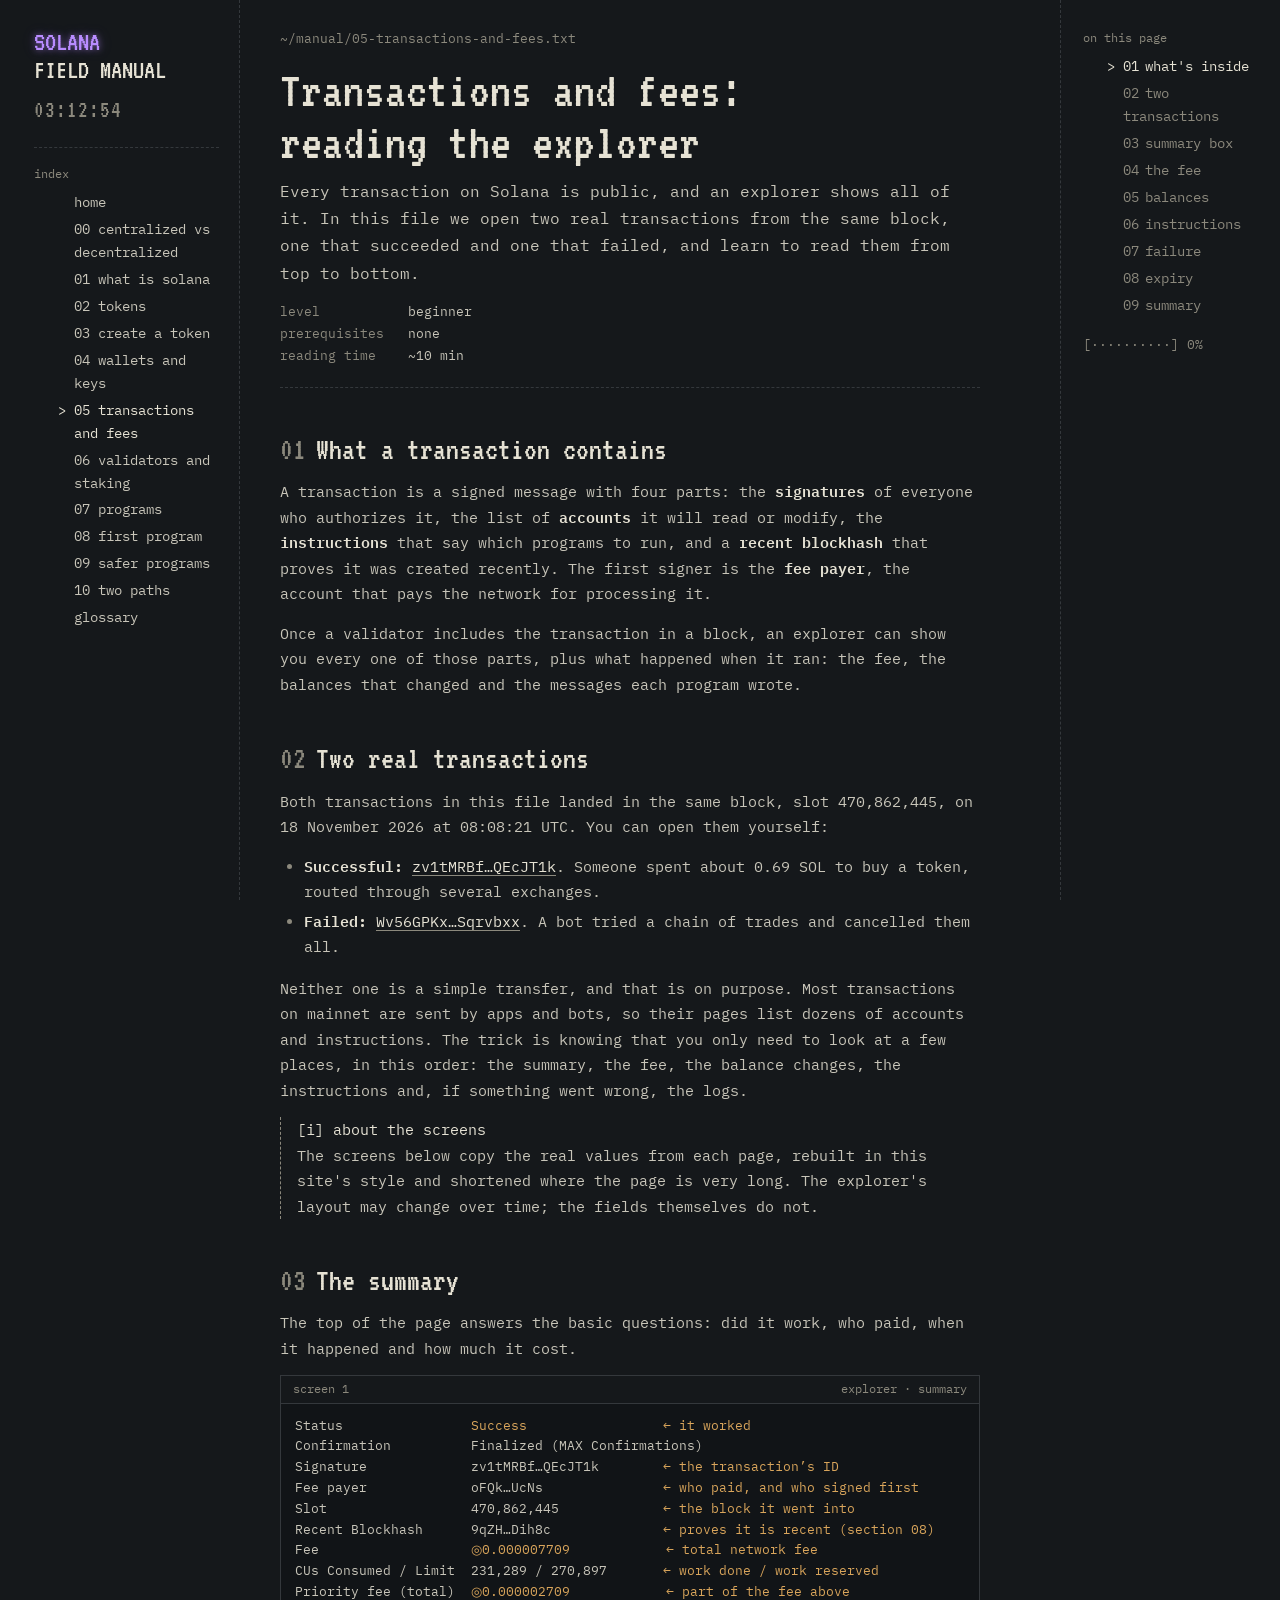
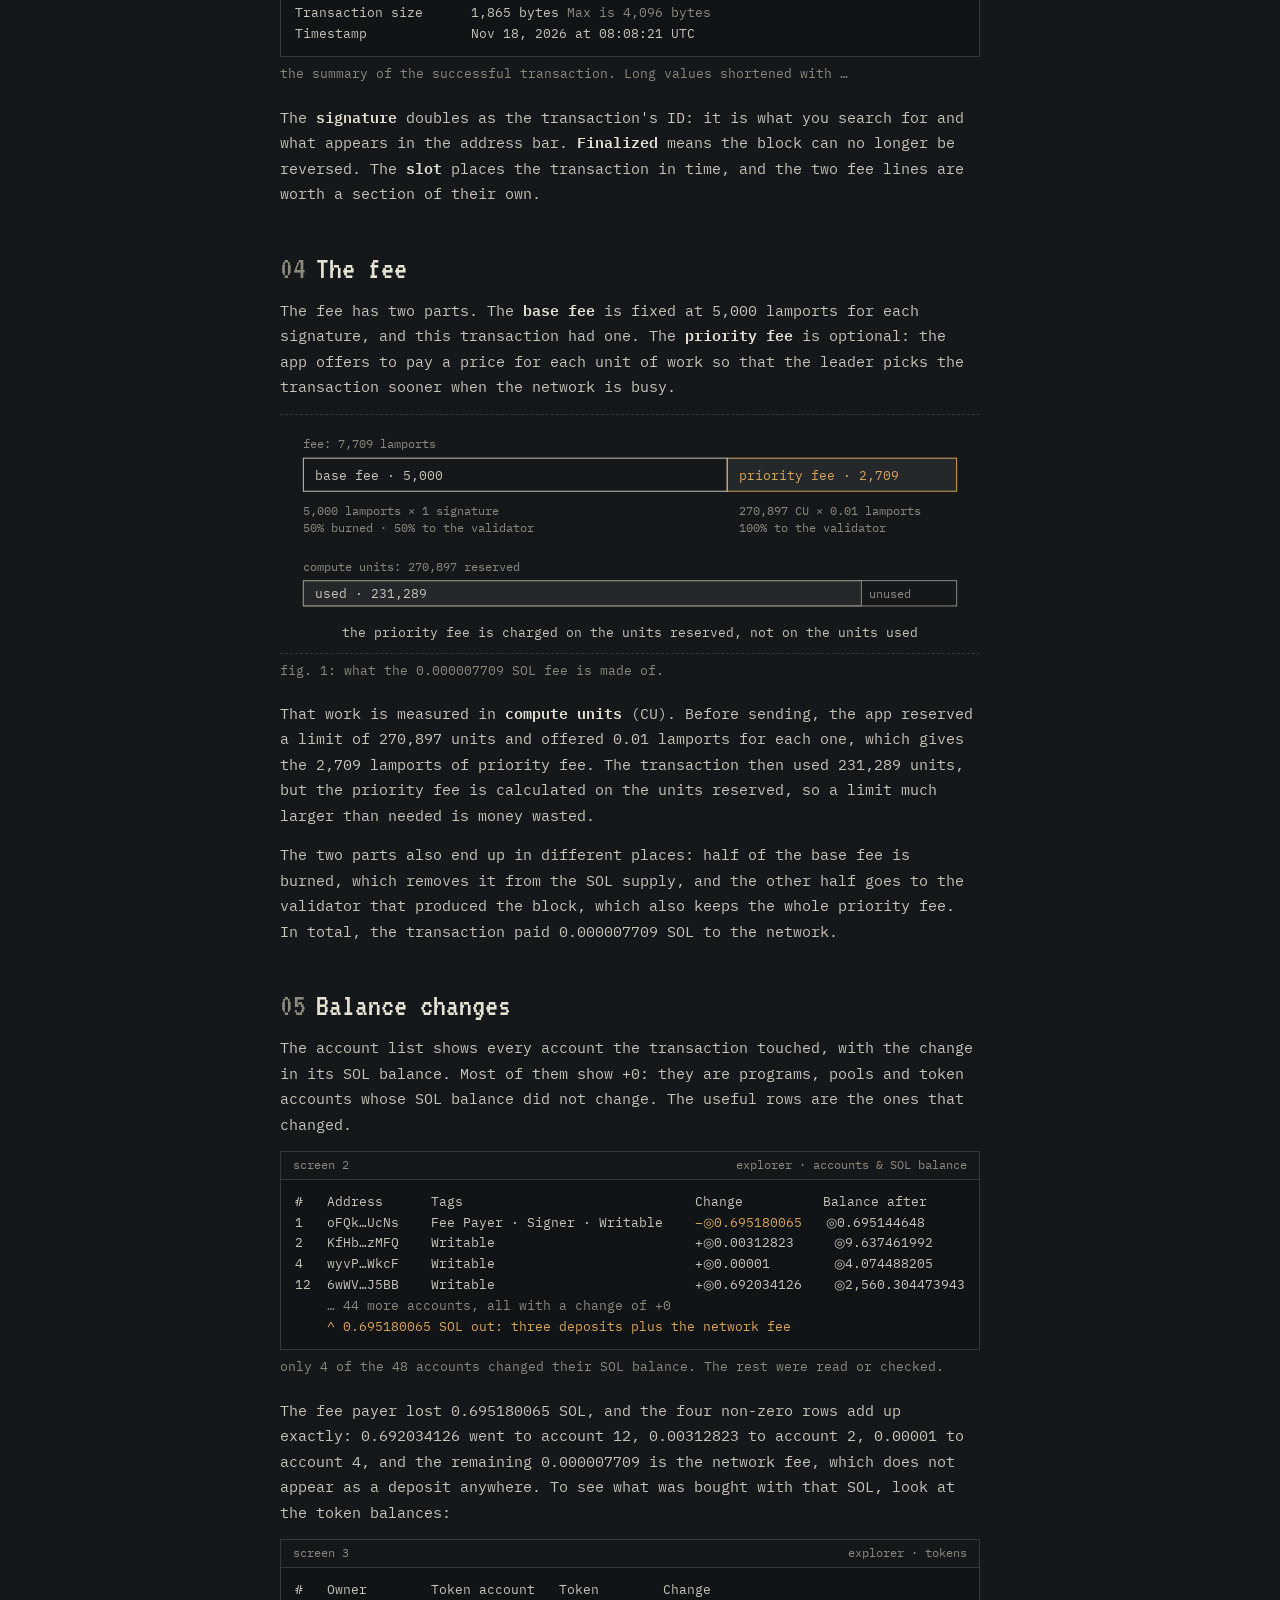
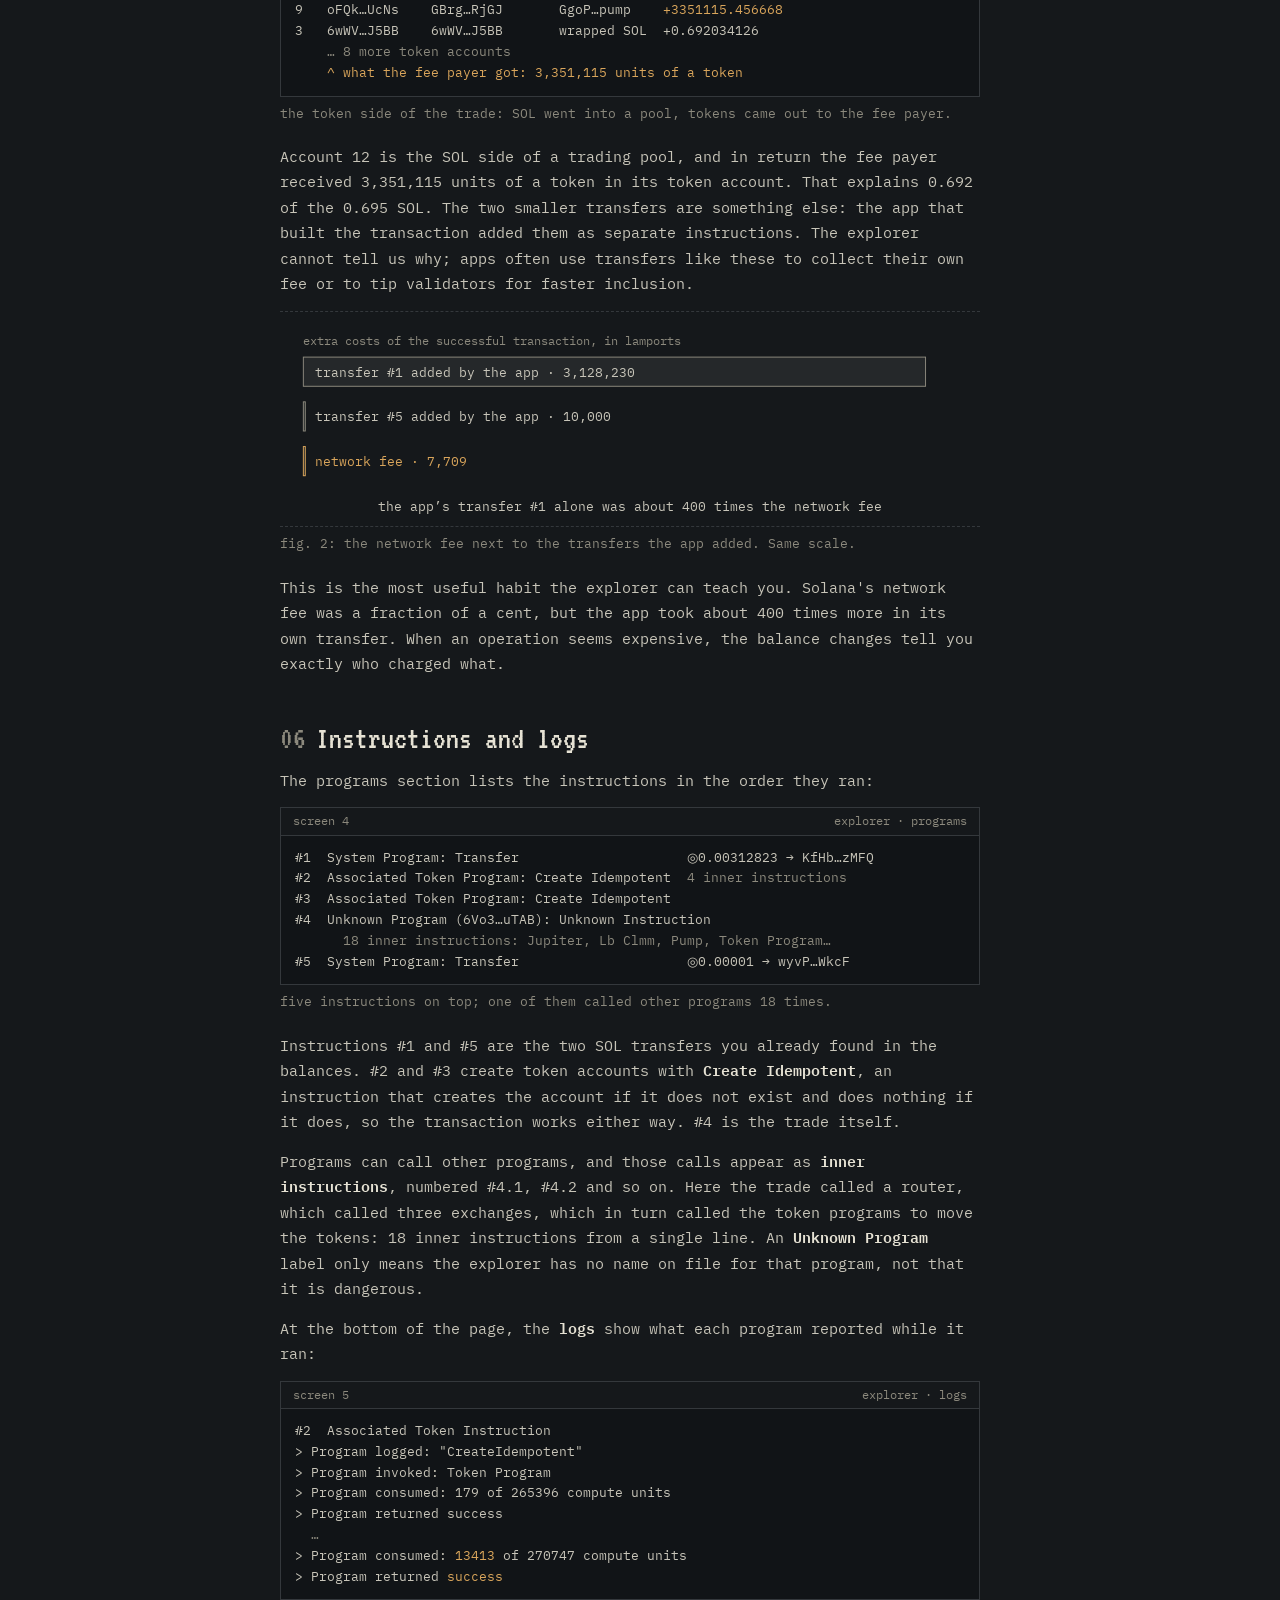
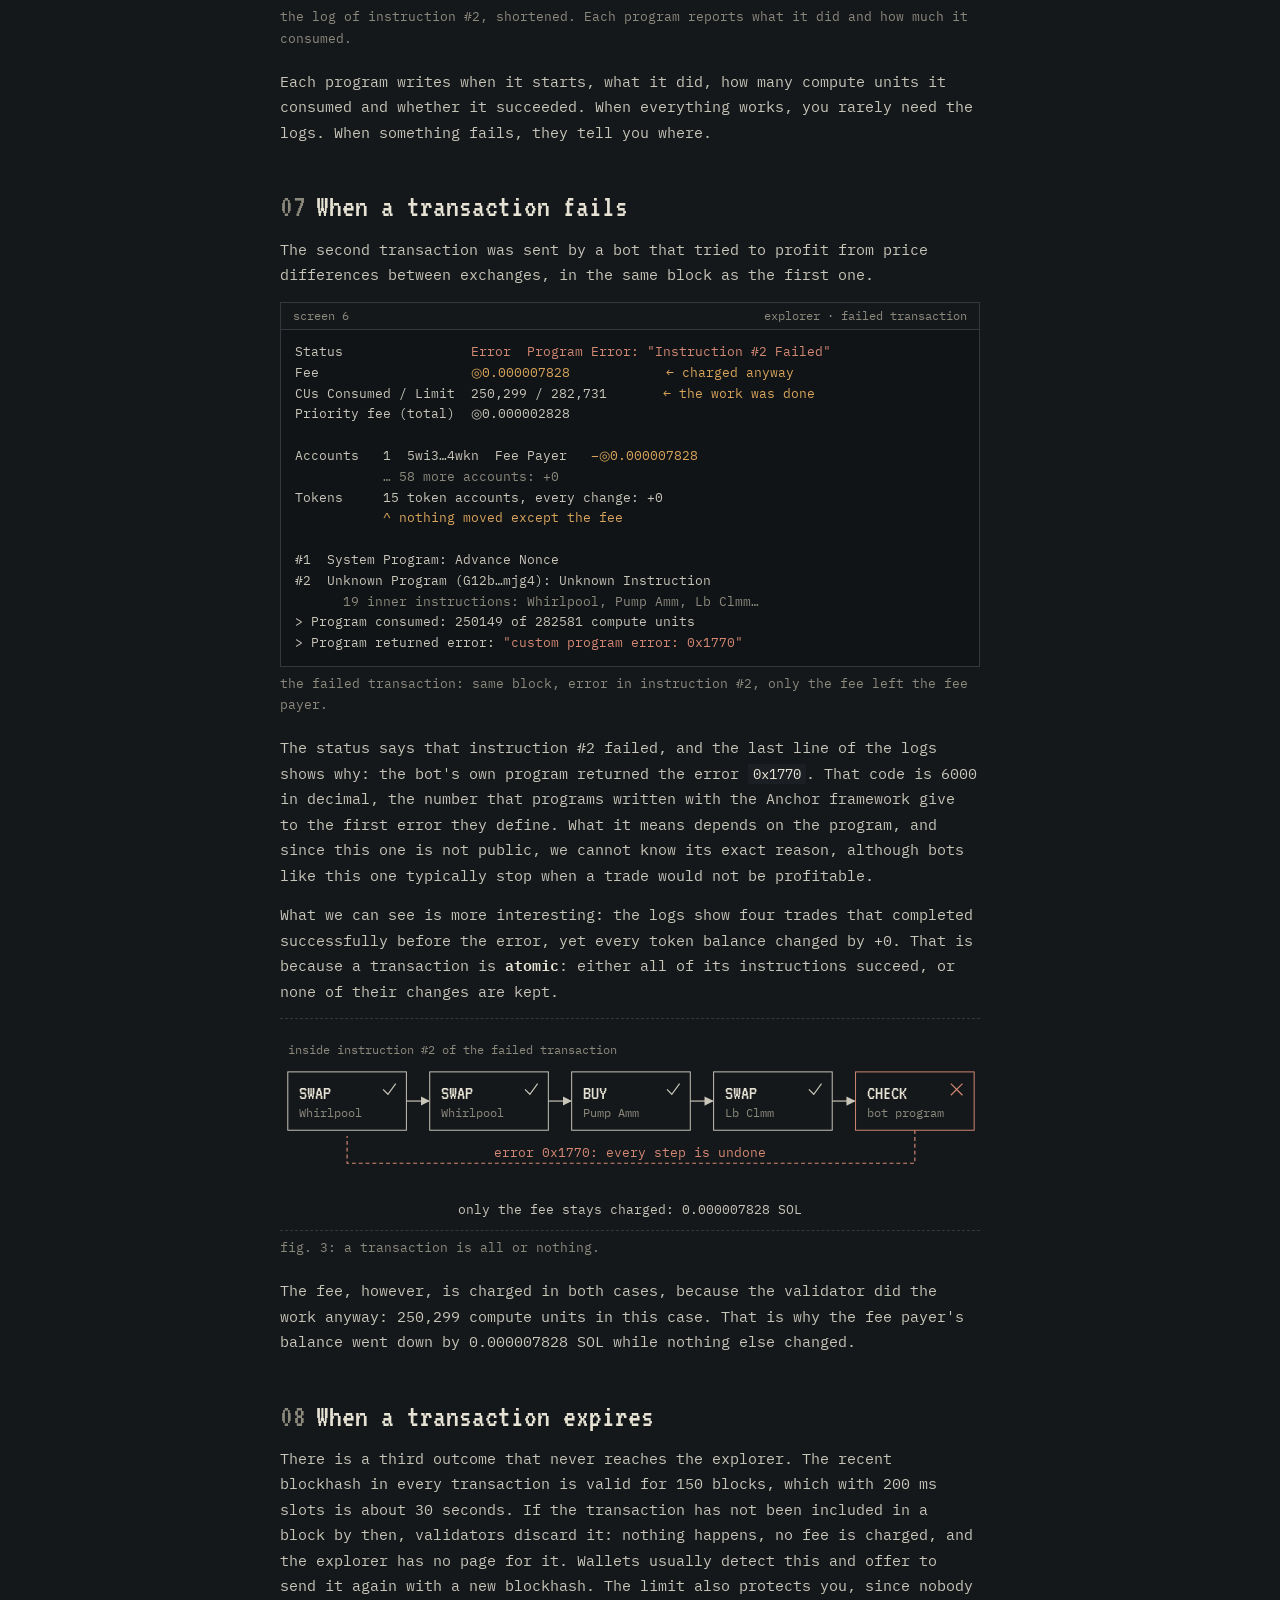
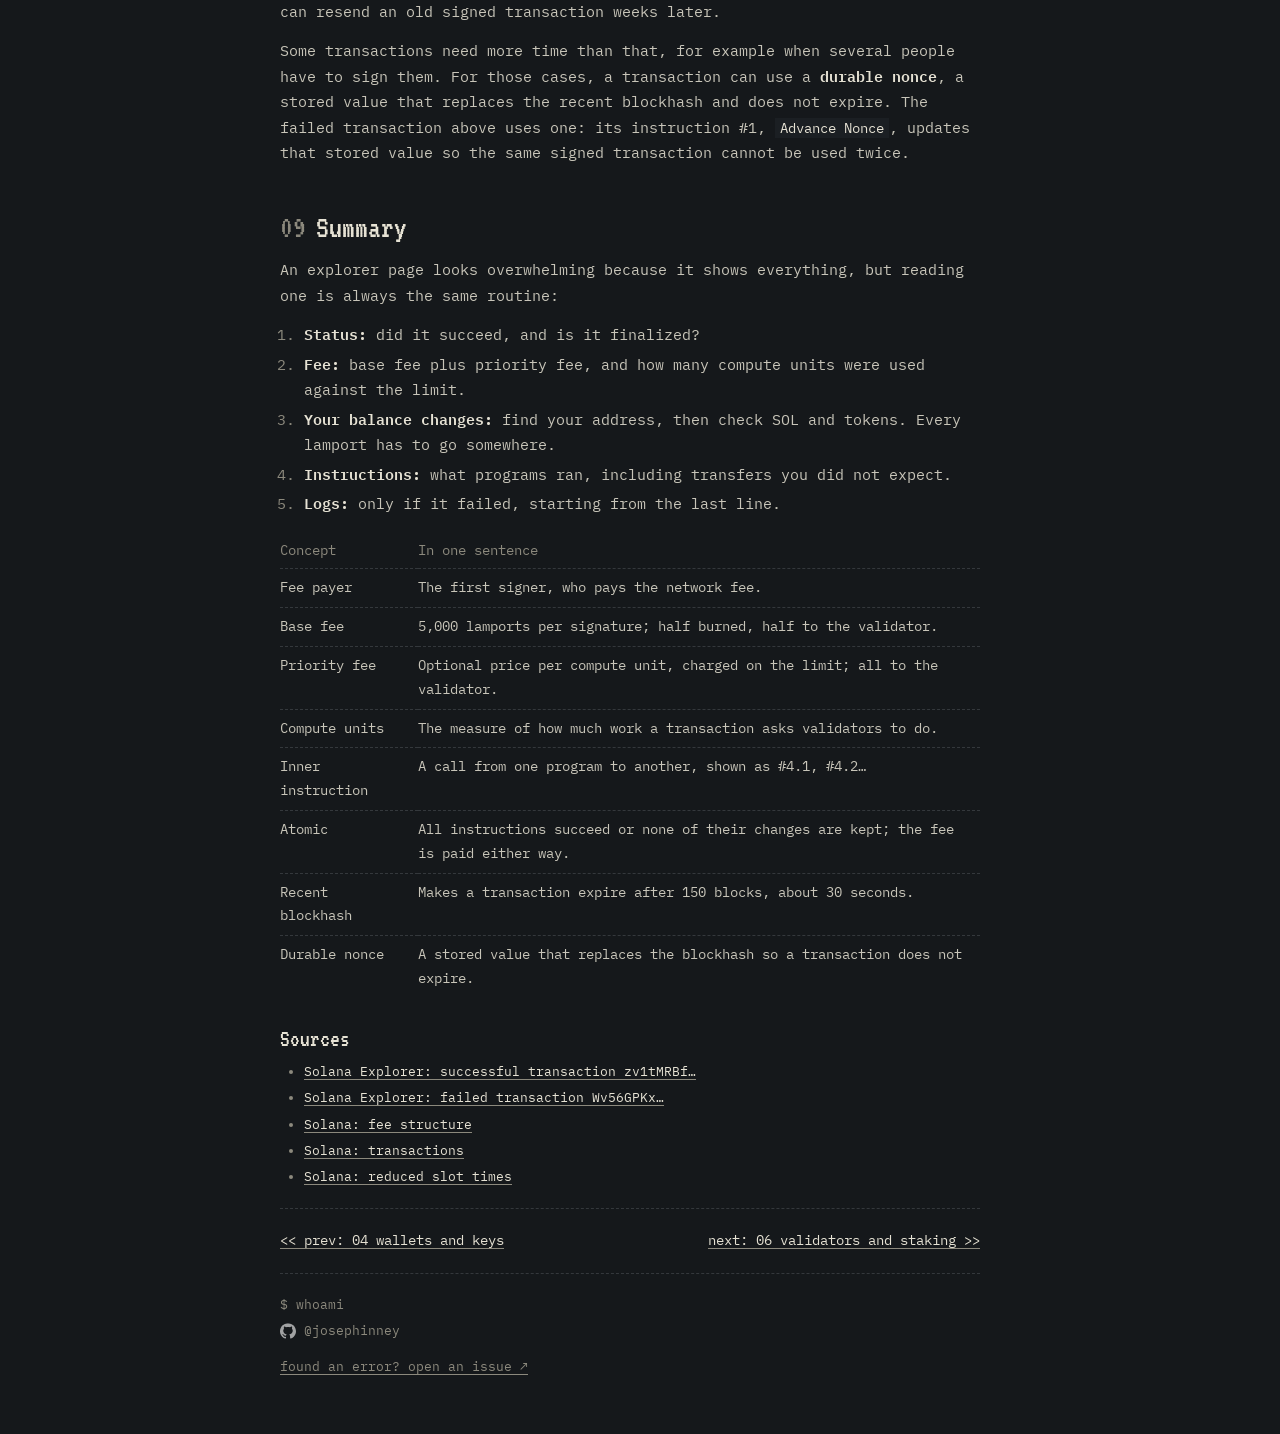
<file: articles/05-transactions-and-fees.html>
<!DOCTYPE html>
<html lang="en">
<head>
<meta charset="UTF-8">
<meta name="viewport" content="width=device-width, initial-scale=1.0">
<title>Transactions and Fees · Solana Field Manual</title>
<link rel="icon" href="../assets/favicon.svg" type="image/svg+xml">
<link rel="icon" href="../assets/favicon-32.png" sizes="32x32" type="image/png">
<link rel="apple-touch-icon" href="../assets/apple-touch-icon.png">
<link rel="preconnect" href="https://fonts.googleapis.com">
<link rel="preconnect" href="https://fonts.gstatic.com" crossorigin>
<link href="https://fonts.googleapis.com/css2?family=IBM+Plex+Mono:ital,wght@0,400;0,600;1,400&family=VT323&display=swap" rel="stylesheet">
<link rel="stylesheet" href="../css/base.css">
<link rel="stylesheet" href="../css/layout.css">
<link rel="stylesheet" href="../css/components.css">
</head>
<body data-root="../" data-page="05">
<div class="layout">
  <aside class="side" id="sidebar" aria-label="Site index"></aside>

  <main class="content">
    <article class="article">
      <p class="meta">~/manual/05-transactions-and-fees.txt</p>
      <h1>Transactions and fees: reading the explorer</h1>
      <p class="lead">Every transaction on Solana is public, and an explorer shows all of it. In this file we open two real
        transactions from the same block, one that succeeded and one that failed, and learn to read them from top to
        bottom.</p>
      <ul class="meta-list">
        <li><span class="k">level</span>beginner</li>
        <li><span class="k">prerequisites</span>none</li>
        <li><span class="k">reading time</span>~10 min</li>
      </ul>
      <hr>

      <h2 id="s1" data-short="what's inside"><span class="n">01</span>What a transaction contains</h2>
      <p>A transaction is a signed message with four parts: the <strong>signatures</strong> of everyone who authorizes it,
        the list of <strong>accounts</strong> it will read or modify, the <strong>instructions</strong> that say which
        programs to run, and a <strong>recent blockhash</strong> that proves it was created recently. The first signer is
        the <strong>fee payer</strong>, the account that pays the network for processing it.</p>
      <p>Once a validator includes the transaction in a block, an explorer can show you every one of those parts, plus
        what happened when it ran: the fee, the balances that changed and the messages each program wrote.</p>

      <h2 id="s2" data-short="two transactions"><span class="n">02</span>Two real transactions</h2>
      <p>Both transactions in this file landed in the same block, slot 470,862,445, on 18 November 2026 at 08:08:21 UTC.
        You can open them yourself:</p>
      <ul>
        <li><strong>Successful:</strong> <a href="https://explorer.solana.com/tx/zv1tMRBfR1QR4DWoR7PhH6iuJMhrmfDFDphr3XR5nA5eHqrqRvFdbXHM7w5iFrHzsGDibt23iY7EW4xtQEcJT1k" target="_blank" rel="noopener">zv1tMRBf…QEcJT1k</a>.
          Someone spent about 0.69 SOL to buy a token, routed through several exchanges.</li>
        <li><strong>Failed:</strong> <a href="https://explorer.solana.com/tx/Wv56GPKxgHvhKt7Zz2HiVqYxFmKvtFk2aNWVdLUYyu99syejrKsqLDJb5E386C1zpHjL8BSfe226zc1sSqrvbxx" target="_blank" rel="noopener">Wv56GPKx…Sqrvbxx</a>.
          A bot tried a chain of trades and cancelled them all.</li>
      </ul>
      <p>Neither one is a simple transfer, and that is on purpose. Most transactions on mainnet are sent by apps and bots,
        so their pages list dozens of accounts and instructions. The trick is knowing that you only need to look at a few
        places, in this order: the summary, the fee, the balance changes, the instructions and, if something went wrong,
        the logs.</p>
      <div class="note">
        <span class="t">[i] about the screens</span>
        <p>The screens below copy the real values from each page, rebuilt in this site's style and shortened where the page
          is very long. The explorer's layout may change over time; the fields themselves do not.</p>
      </div>

      <h2 id="s3" data-short="summary box"><span class="n">03</span>The summary</h2>
      <p>The top of the page answers the basic questions: did it work, who paid, when it happened and how much it cost.</p>

      <figure class="term">
        <div class="term-bar"><span>screen 1</span><span>explorer · summary</span></div>
<pre>Status                <span class="hl">Success</span>                 <span class="ann">← it worked</span>
Confirmation          Finalized (MAX Confirmations)
Signature             zv1tMRBf…QEcJT1k        <span class="ann">← the transaction’s ID</span>
Fee payer             oFQk…UcNs               <span class="ann">← who paid, and who signed first</span>
Slot                  470,862,445             <span class="ann">← the block it went into</span>
Recent Blockhash      9qZH…Dih8c              <span class="ann">← proves it is recent (section 08)</span>
Fee                   <span class="hl">◎0.000007709</span>            <span class="ann">← total network fee</span>
CUs Consumed / Limit  231,289 / 270,897       <span class="ann">← work done / work reserved</span>
Priority fee (total)  <span class="hl">◎0.000002709</span>            <span class="ann">← part of the fee above</span>
Transaction size      1,865 bytes <span class="pr">Max is 4,096 bytes</span>
Timestamp             Nov 18, 2026 at 08:08:21 UTC</pre>
        <figcaption>the summary of the successful transaction. Long values shortened with …</figcaption>
      </figure>

      <p>The <strong>signature</strong> doubles as the transaction's ID: it is what you search for and what appears in the
        address bar. <strong>Finalized</strong> means the block can no longer be reversed. The <strong>slot</strong> places
        the transaction in time, and the two fee lines are worth a section of their own.</p>

      <h2 id="s4" data-short="the fee"><span class="n">04</span>The fee</h2>
      <p>The fee has two parts. The <strong>base fee</strong> is fixed at 5,000 lamports for each signature, and this
        transaction had one. The <strong>priority fee</strong> is optional: the app offers to pay a price for each unit of
        work so that the leader picks the transaction sooner when the network is busy.</p>

      <figure class="fig">
        <div class="wrap">
          <svg viewBox="0 0 720 224" role="img" aria-labelledby="f51-t"><title id="f51-t">The fee of 7,709 lamports is a base fee of 5,000 plus a priority fee of 2,709. The transaction reserved 270,897 compute units and used 231,289.</title><defs><marker id="f51-fg" viewBox="0 0 8 8" refX="7" refY="4" markerWidth="8" markerHeight="8" orient="auto"><path class="mk-fg" d="M0,0 L8,4 L0,8 z"/></marker><marker id="f51-am" viewBox="0 0 8 8" refX="7" refY="4" markerWidth="8" markerHeight="8" orient="auto"><path class="mk" d="M0,0 L8,4 L0,8 z"/></marker><marker id="f51-dim" viewBox="0 0 8 8" refX="7" refY="4" markerWidth="8" markerHeight="8" orient="auto"><path class="mk-dim" d="M0,0 L8,4 L0,8 z"/></marker></defs><text class="t-dim" x="24" y="20">fee: 7,709 lamports</text><rect class="box" x="24" y="30" width="436" height="34"/><rect class="cell f" x="460" y="30" width="236" height="34" style="stroke:var(--amber)"/><text x="36" y="52">base fee · 5,000</text><text class="t-am" x="472" y="52">priority fee · 2,709</text><text class="t-dim" x="24" y="88">5,000 lamports × 1 signature</text><text class="t-dim" x="24" y="106">50% burned · 50% to the validator</text><text class="t-dim" x="472" y="88">270,897 CU × 0.01 lamports</text><text class="t-dim" x="472" y="106">100% to the validator</text><text class="t-dim" x="24" y="146">compute units: 270,897 reserved</text><rect class="cell f" x="24" y="156" width="574" height="26"/><rect class="cell" x="24" y="156" width="672" height="26"/><text x="36" y="174">used · 231,289</text><text class="t-dim" x="606" y="174">unused</text><text x="360" y="214" text-anchor="middle">the priority fee is charged on the units reserved, not on the units used</text></svg>
        </div>
        <figcaption>fig. 1: what the 0.000007709 SOL fee is made of.</figcaption>
      </figure>

      <p>That work is measured in <strong>compute units</strong> (CU). Before sending, the app reserved a limit of 270,897
        units and offered 0.01 lamports for each one, which gives the 2,709 lamports of priority fee. The transaction then
        used 231,289 units, but the priority fee is calculated on the units reserved, so a limit much larger than needed is
        money wasted.</p>
      <p>The two parts also end up in different places: half of the base fee is burned, which removes it from the SOL
        supply, and the other half goes to the validator that produced the block, which also keeps the whole priority fee.
        In total, the transaction paid 0.000007709 SOL to the network.</p>

      <h2 id="s5" data-short="balances"><span class="n">05</span>Balance changes</h2>
      <p>The account list shows every account the transaction touched, with the change in its SOL balance. Most of them
        show +0: they are programs, pools and token accounts whose SOL balance did not change. The useful rows are the ones that
        changed.</p>

      <figure class="term">
        <div class="term-bar"><span>screen 2</span><span>explorer · accounts &amp; SOL balance</span></div>
<pre>#   Address      Tags                             Change          Balance after
1   oFQk…UcNs    Fee Payer · Signer · Writable    <span class="hl">−◎0.695180065</span>   ◎0.695144648
2   KfHb…zMFQ    Writable                         +◎0.00312823     ◎9.637461992
4   wyvP…WkcF    Writable                         +◎0.00001        ◎4.074488205
12  6wWV…J5BB    Writable                         +◎0.692034126    ◎2,560.304473943
<span class="pr">    … 44 more accounts, all with a change of +0</span>
<span class="ann">    ^ 0.695180065 SOL out: three deposits plus the network fee</span></pre>
        <figcaption>only 4 of the 48 accounts changed their SOL balance. The rest were read or checked.</figcaption>
      </figure>

      <p>The fee payer lost 0.695180065 SOL, and the four non-zero rows add up exactly: 0.692034126 went to account 12,
        0.00312823 to account 2, 0.00001 to account 4, and the remaining 0.000007709 is the network fee, which does not
        appear as a deposit anywhere. To see what was bought with that SOL, look at the token balances:</p>

      <figure class="term">
        <div class="term-bar"><span>screen 3</span><span>explorer · tokens</span></div>
<pre>#   Owner        Token account   Token        Change
9   oFQk…UcNs    GBrg…RjGJ       GgoP…pump    <span class="hl">+3351115.456668</span>
3   6wWV…J5BB    6wWV…J5BB       wrapped SOL  +0.692034126
<span class="pr">    … 8 more token accounts</span>
<span class="ann">    ^ what the fee payer got: 3,351,115 units of a token</span></pre>
        <figcaption>the token side of the trade: SOL went into a pool, tokens came out to the fee payer.</figcaption>
      </figure>

      <p>Account 12 is the SOL side of a trading pool, and in return the fee payer received 3,351,115 units of a token in
        its token account. That explains 0.692 of the 0.695 SOL. The two smaller transfers are something else: the app that
        built the transaction added them as separate instructions. The explorer cannot tell us why; apps often use transfers
        like these to collect their own fee or to tip validators for faster inclusion.</p>

      <figure class="fig">
        <div class="wrap">
          <svg viewBox="0 0 720 200" role="img" aria-labelledby="f52-t"><title id="f52-t">Bar chart: the transfer added by the app is 3,128,230 lamports, the second transfer 10,000, and the network fee only 7,709.</title><defs><marker id="f52-fg" viewBox="0 0 8 8" refX="7" refY="4" markerWidth="8" markerHeight="8" orient="auto"><path class="mk-fg" d="M0,0 L8,4 L0,8 z"/></marker><marker id="f52-am" viewBox="0 0 8 8" refX="7" refY="4" markerWidth="8" markerHeight="8" orient="auto"><path class="mk" d="M0,0 L8,4 L0,8 z"/></marker><marker id="f52-dim" viewBox="0 0 8 8" refX="7" refY="4" markerWidth="8" markerHeight="8" orient="auto"><path class="mk-dim" d="M0,0 L8,4 L0,8 z"/></marker></defs><text class="t-dim" x="24" y="20">extra costs of the successful transaction, in lamports</text><rect class="cell f" x="24" y="32" width="640" height="30"/><text x="36" y="52">transfer #1 added by the app · 3,128,230</text><rect class="cell f" x="24" y="78" width="2" height="30"/><text x="36" y="98">transfer #5 added by the app · 10,000</text><rect class="cell f" x="24" y="124" width="2" height="30" style="stroke:var(--amber)"/><text class="t-am" x="36" y="144">network fee · 7,709</text><text x="360" y="190" text-anchor="middle">the app’s transfer #1 alone was about 400 times the network fee</text></svg>
        </div>
        <figcaption>fig. 2: the network fee next to the transfers the app added. Same scale.</figcaption>
      </figure>

      <p>This is the most useful habit the explorer can teach you. Solana's network fee was a fraction of a cent, but the
        app took about 400 times more in its own transfer. When an operation seems expensive, the balance changes tell you
        exactly who charged what.</p>

      <h2 id="s6" data-short="instructions"><span class="n">06</span>Instructions and logs</h2>
      <p>The programs section lists the instructions in the order they ran:</p>

      <figure class="term">
        <div class="term-bar"><span>screen 4</span><span>explorer · programs</span></div>
<pre>#1  System Program: Transfer                     ◎0.00312823 → KfHb…zMFQ
#2  Associated Token Program: Create Idempotent  <span class="pr">4 inner instructions</span>
#3  Associated Token Program: Create Idempotent
#4  Unknown Program (6Vo3…uTAB): Unknown Instruction
<span class="pr">      18 inner instructions: Jupiter, Lb Clmm, Pump, Token Program…</span>
#5  System Program: Transfer                     ◎0.00001 → wyvP…WkcF</pre>
        <figcaption>five instructions on top; one of them called other programs 18 times.</figcaption>
      </figure>

      <p>Instructions #1 and #5 are the two SOL transfers you already found in the balances. #2 and #3 create token
        accounts with <strong>Create Idempotent</strong>, an instruction that creates the account if it does not exist and
        does nothing if it does, so the transaction works either way. #4 is the trade itself.</p>
      <p>Programs can call other programs, and those calls appear as <strong>inner instructions</strong>, numbered #4.1,
        #4.2 and so on. Here the trade called a router, which called three exchanges, which in turn called the token
        programs to move the tokens: 18 inner instructions from a single line. An <strong>Unknown Program</strong> label
        only means the explorer has no name on file for that program, not that it is dangerous.</p>
      <p>At the bottom of the page, the <strong>logs</strong> show what each program reported while it ran:</p>

      <figure class="term">
        <div class="term-bar"><span>screen 5</span><span>explorer · logs</span></div>
<pre>#2  Associated Token Instruction
> Program logged: "CreateIdempotent"
> Program invoked: Token Program
> Program consumed: 179 of 265396 compute units
> Program returned success
<span class="pr">  …</span>
> Program consumed: <span class="hl">13413</span> of 270747 compute units
> Program returned <span class="hl">success</span></pre>
        <figcaption>the log of instruction #2, shortened. Each program reports what it did and how much it consumed.</figcaption>
      </figure>

      <p>Each program writes when it starts, what it did, how many compute units it consumed and whether it succeeded.
        When everything works, you rarely need the logs. When something fails, they tell you where.</p>

      <h2 id="s7" data-short="failure"><span class="n">07</span>When a transaction fails</h2>
      <p>The second transaction was sent by a bot that tried to profit from price differences between exchanges, in the
        same block as the first one.</p>

      <figure class="term">
        <div class="term-bar"><span>screen 6</span><span>explorer · failed transaction</span></div>
<pre>Status                <span class="err">Error</span>  <span class="err">Program Error: "Instruction #2 Failed"</span>
Fee                   <span class="hl">◎0.000007828</span>            <span class="ann">← charged anyway</span>
CUs Consumed / Limit  250,299 / 282,731       <span class="ann">← the work was done</span>
Priority fee (total)  ◎0.000002828

Accounts   1  5wi3…4wkn  Fee Payer   <span class="hl">−◎0.000007828</span>
<span class="pr">           … 58 more accounts: +0</span>
Tokens     15 token accounts, every change: +0
<span class="ann">           ^ nothing moved except the fee</span>

#1  System Program: Advance Nonce
#2  Unknown Program (G12b…mjg4): Unknown Instruction
<span class="pr">      19 inner instructions: Whirlpool, Pump Amm, Lb Clmm…</span>
> Program consumed: 250149 of 282581 compute units
> Program returned error: <span class="err">"custom program error: 0x1770"</span></pre>
        <figcaption>the failed transaction: same block, error in instruction #2, only the fee left the fee payer.</figcaption>
      </figure>

      <p>The status says that instruction #2 failed, and the last line of the logs shows why: the bot's own program
        returned the error <code>0x1770</code>. That code is 6000 in decimal, the number that programs written with the
        Anchor framework give to the first error they define. What it means depends on the program, and since this one is
        not public, we cannot know its exact reason, although bots like this one typically stop when a trade would not be
        profitable.</p>
      <p>What we can see is more interesting: the logs show four trades that completed successfully before the error, yet
        every token balance changed by +0. That is because a transaction is <strong>atomic</strong>: either all of its
        instructions succeed, or none of their changes are kept.</p>

      <figure class="fig">
        <div class="wrap">
          <svg viewBox="0 0 720 196" role="img" aria-labelledby="f53-t"><title id="f53-t">Four swaps succeed, then the bot program’s check fails with error 0x1770. All four swaps are rolled back and only the fee is charged.</title><defs><marker id="f53-fg" viewBox="0 0 8 8" refX="7" refY="4" markerWidth="8" markerHeight="8" orient="auto"><path class="mk-fg" d="M0,0 L8,4 L0,8 z"/></marker><marker id="f53-am" viewBox="0 0 8 8" refX="7" refY="4" markerWidth="8" markerHeight="8" orient="auto"><path class="mk" d="M0,0 L8,4 L0,8 z"/></marker><marker id="f53-dim" viewBox="0 0 8 8" refX="7" refY="4" markerWidth="8" markerHeight="8" orient="auto"><path class="mk-dim" d="M0,0 L8,4 L0,8 z"/></marker></defs><text class="t-dim" x="8" y="22">inside instruction #2 of the failed transaction</text><rect class="box" x="8" y="40" width="122" height="60"/><text class="t-hi" x="20" y="68.0">SWAP</text><text class="t-dim" x="20" y="86.0">Whirlpool</text><path class="ln-fg" d="M106,58 L111,63 L119,52"/><path class="ln-fg" d="M130,70.0 H153" marker-end="url(#f53-fg)"/><rect class="box" x="154" y="40" width="122" height="60"/><text class="t-hi" x="166" y="68.0">SWAP</text><text class="t-dim" x="166" y="86.0">Whirlpool</text><path class="ln-fg" d="M252,58 L257,63 L265,52"/><path class="ln-fg" d="M276,70.0 H299" marker-end="url(#f53-fg)"/><rect class="box" x="300" y="40" width="122" height="60"/><text class="t-hi" x="312" y="68.0">BUY</text><text class="t-dim" x="312" y="86.0">Pump Amm</text><path class="ln-fg" d="M398,58 L403,63 L411,52"/><path class="ln-fg" d="M422,70.0 H445" marker-end="url(#f53-fg)"/><rect class="box" x="446" y="40" width="122" height="60"/><text class="t-hi" x="458" y="68.0">SWAP</text><text class="t-dim" x="458" y="86.0">Lb Clmm</text><path class="ln-fg" d="M544,58 L549,63 L557,52"/><path class="ln-fg" d="M568,70.0 H591" marker-end="url(#f53-fg)"/><rect class="box red" x="592" y="40" width="122" height="60"/><text class="t-hi" x="604" y="68.0">CHECK</text><text class="t-dim" x="604" y="86.0">bot program</text><path class="ln-red solid" d="M690,52 L702,64 M702,52 L690,64"/><path class="ln-red" d="M653.0,100 V134 H69.0 V106"/><text class="t-red" x="360" y="128" text-anchor="middle">error 0x1770: every step is undone</text><text x="360" y="186" text-anchor="middle">only the fee stays charged: 0.000007828 SOL</text></svg>
        </div>
        <figcaption>fig. 3: a transaction is all or nothing.</figcaption>
      </figure>

      <p>The fee, however, is charged in both cases, because the validator did the work anyway: 250,299 compute units in
        this case. That is why the fee payer's balance went down by 0.000007828 SOL while nothing else changed.</p>

      <h2 id="s8" data-short="expiry"><span class="n">08</span>When a transaction expires</h2>
      <p>There is a third outcome that never reaches the explorer. The recent blockhash in every transaction is valid for
        150 blocks, which with 200 ms slots is about 30 seconds. If the transaction has not been included in a block by
        then, validators discard it: nothing happens, no fee is charged, and the explorer has no page for it. Wallets
        usually detect this and offer to send it again with a new blockhash. The limit also protects you, since nobody can
        resend an old signed transaction weeks later.</p>
      <p>Some transactions need more time than that, for example when several people have to sign them. For those cases, a
        transaction can use a <strong>durable nonce</strong>, a stored value that replaces the recent blockhash and does
        not expire. The failed transaction above uses one: its instruction #1, <code>Advance Nonce</code>, updates that
        stored value so the same signed transaction cannot be used twice.</p>

      <h2 id="s9" data-short="summary"><span class="n">09</span>Summary</h2>
      <p>An explorer page looks overwhelming because it shows everything, but reading one is always the same routine:</p>
      <ol>
        <li><strong>Status:</strong> did it succeed, and is it finalized?</li>
        <li><strong>Fee:</strong> base fee plus priority fee, and how many compute units were used against the limit.</li>
        <li><strong>Your balance changes:</strong> find your address, then check SOL and tokens. Every lamport has to go
          somewhere.</li>
        <li><strong>Instructions:</strong> what programs ran, including transfers you did not expect.</li>
        <li><strong>Logs:</strong> only if it failed, starting from the last line.</li>
      </ol>
      <div class="tbl"><table>
        <thead><tr><th>Concept</th><th>In one sentence</th></tr></thead>
        <tbody>
          <tr><td>Fee payer</td><td>The first signer, who pays the network fee.</td></tr>
          <tr><td>Base fee</td><td>5,000 lamports per signature; half burned, half to the validator.</td></tr>
          <tr><td>Priority fee</td><td>Optional price per compute unit, charged on the limit; all to the validator.</td></tr>
          <tr><td>Compute units</td><td>The measure of how much work a transaction asks validators to do.</td></tr>
          <tr><td>Inner instruction</td><td>A call from one program to another, shown as #4.1, #4.2…</td></tr>
          <tr><td>Atomic</td><td>All instructions succeed or none of their changes are kept; the fee is paid either way.</td></tr>
          <tr><td>Recent blockhash</td><td>Makes a transaction expire after 150 blocks, about 30 seconds.</td></tr>
          <tr><td>Durable nonce</td><td>A stored value that replaces the blockhash so a transaction does not expire.</td></tr>
        </tbody>
      </table></div>

      <h3>Sources</h3>
      <ul class="meta">
        <li><a href="https://explorer.solana.com/tx/zv1tMRBfR1QR4DWoR7PhH6iuJMhrmfDFDphr3XR5nA5eHqrqRvFdbXHM7w5iFrHzsGDibt23iY7EW4xtQEcJT1k" target="_blank" rel="noopener">Solana Explorer: successful transaction zv1tMRBf…</a></li>
        <li><a href="https://explorer.solana.com/tx/Wv56GPKxgHvhKt7Zz2HiVqYxFmKvtFk2aNWVdLUYyu99syejrKsqLDJb5E386C1zpHjL8BSfe226zc1sSqrvbxx" target="_blank" rel="noopener">Solana Explorer: failed transaction Wv56GPKx…</a></li>
        <li><a href="https://solana.com/docs/core/fees/fee-structure" target="_blank" rel="noopener">Solana: fee structure</a></li>
        <li><a href="https://solana.com/docs/core/transactions" target="_blank" rel="noopener">Solana: transactions</a></li>
        <li><a href="https://solana.com/upgrades/reduced-slot-times" target="_blank" rel="noopener">Solana: reduced slot times</a></li>
      </ul>
    </article>

    <hr>
    <nav class="pager" id="pager" aria-label="Previous and next"></nav>
    <hr>
    <footer id="site-footer"></footer>
  </main>
</div>

<script src="../data/articles.js" defer></script>
<script src="../js/helpers/clock.js" defer></script>
<script src="../js/helpers/sidebar.js" defer></script>
<script src="../js/helpers/footer.js" defer></script>
<script src="../js/helpers/scroll-spy.js" defer></script>
<script src="../js/helpers/copy-code.js" defer></script>
<script src="../js/helpers/highlight.js" defer></script>
<script src="../js/helpers/glossary-filter.js" defer></script>
<script src="../js/main.js" defer></script>
</body>
</html>
</file>
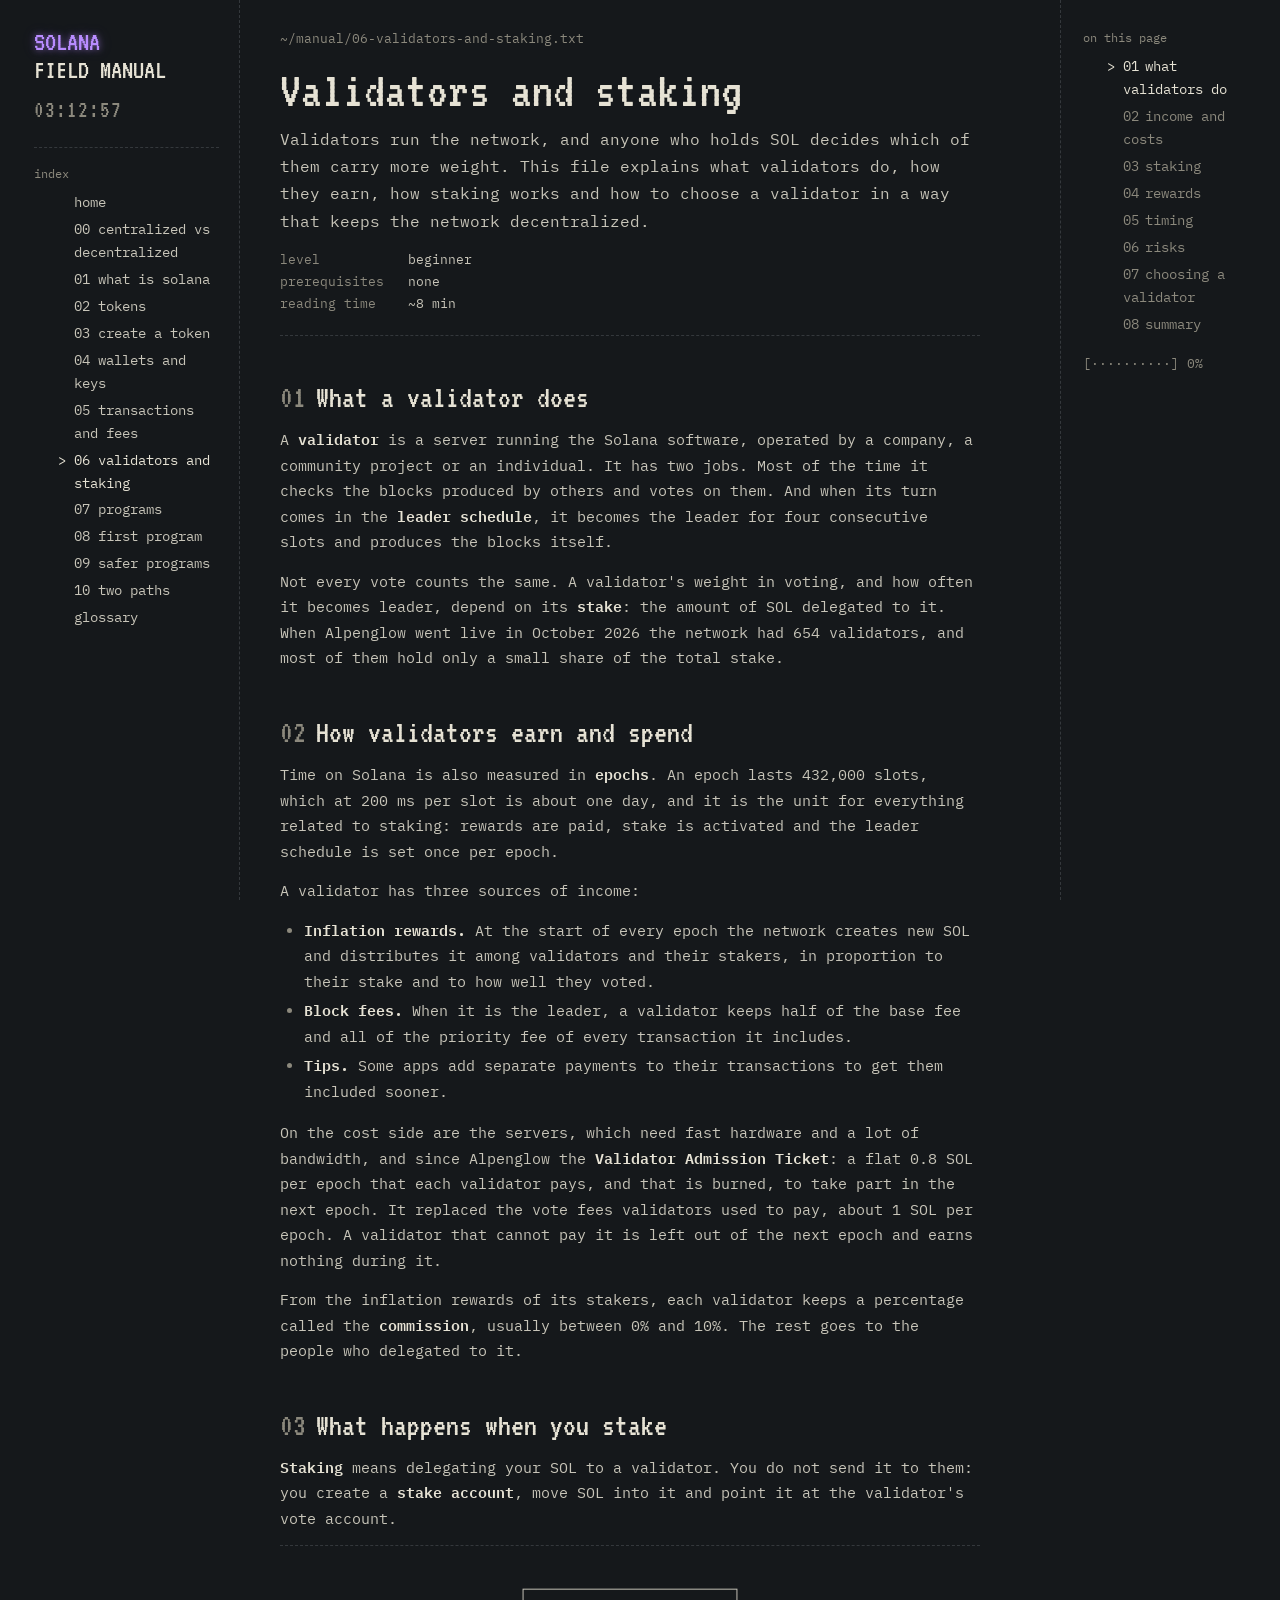
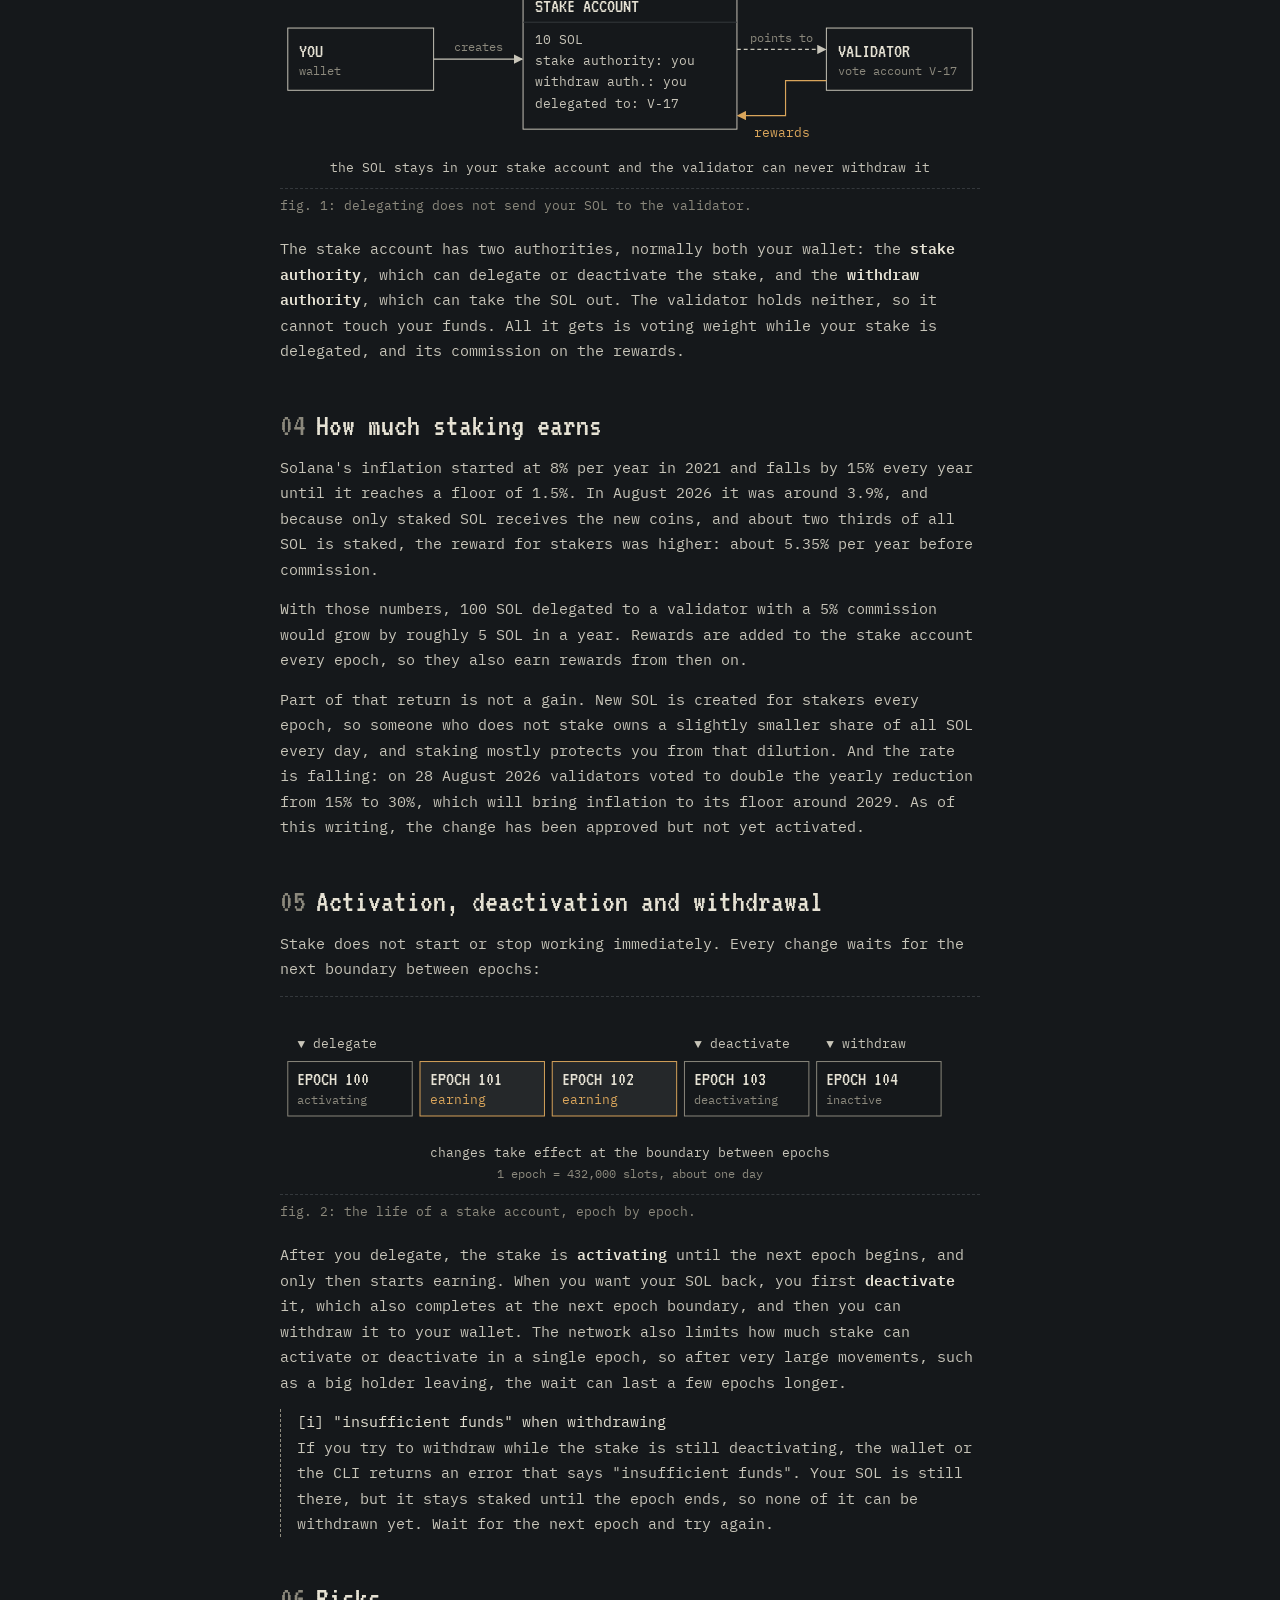
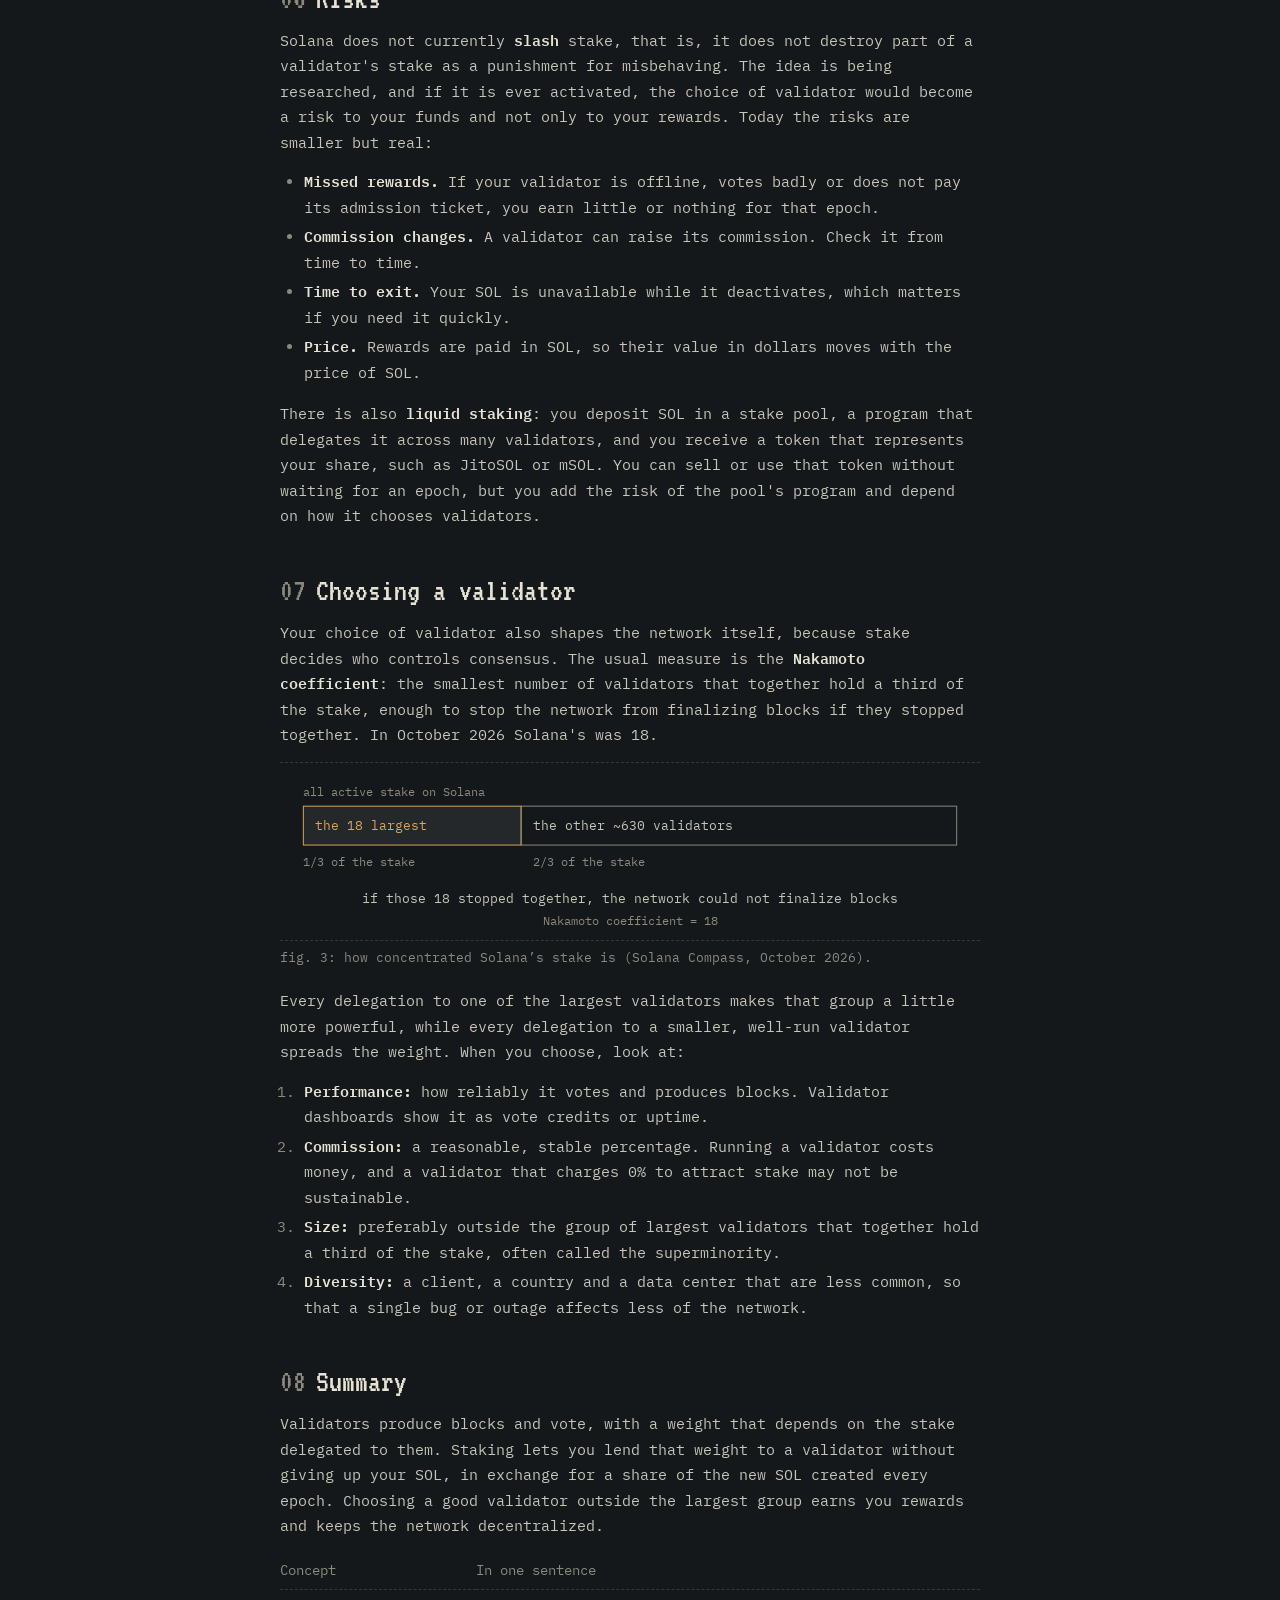
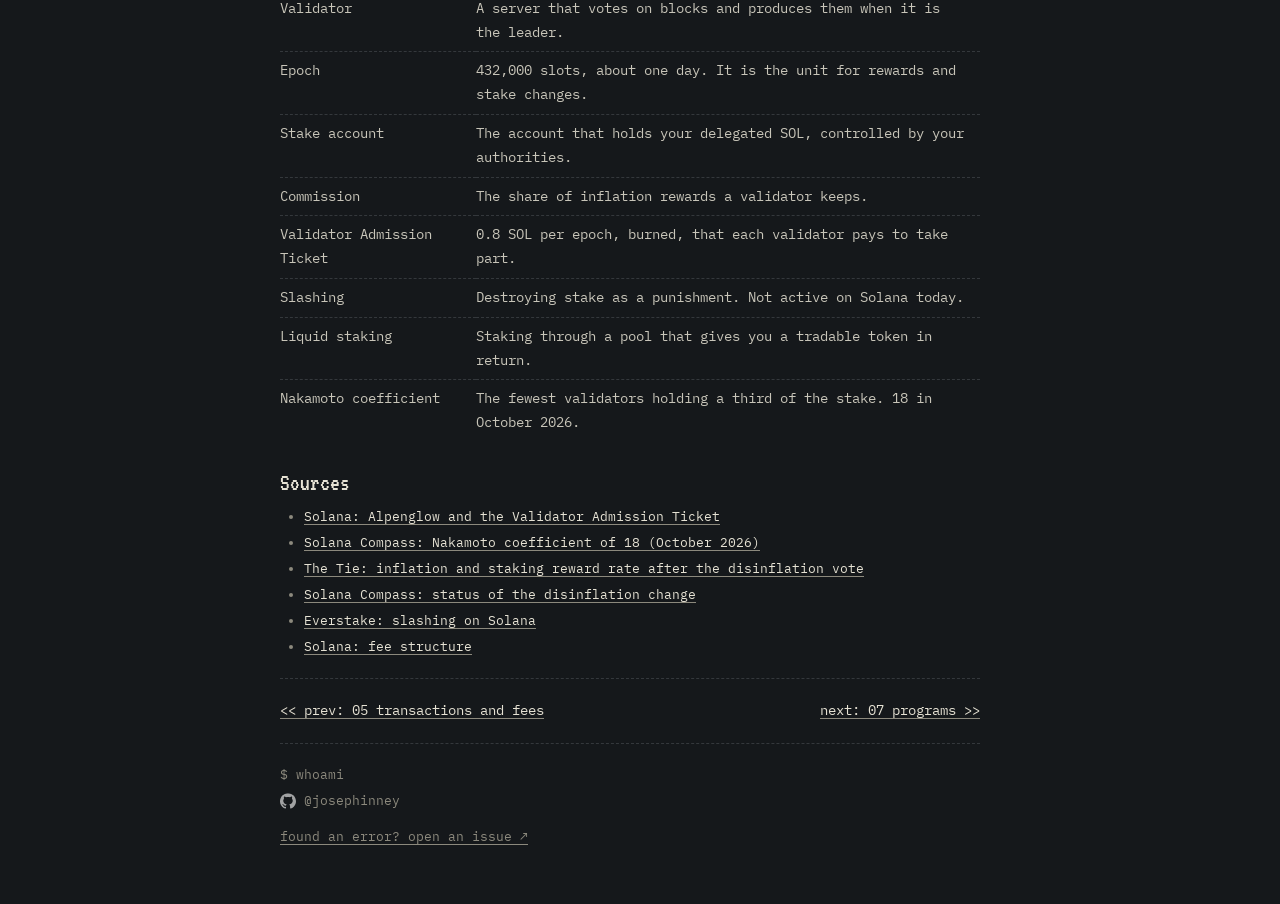
<file: articles/06-validators-and-staking.html>
<!DOCTYPE html>
<html lang="en">
<head>
<meta charset="UTF-8">
<meta name="viewport" content="width=device-width, initial-scale=1.0">
<title>Validators and Staking · Solana Field Manual</title>
<link rel="icon" href="../assets/favicon.svg" type="image/svg+xml">
<link rel="icon" href="../assets/favicon-32.png" sizes="32x32" type="image/png">
<link rel="apple-touch-icon" href="../assets/apple-touch-icon.png">
<link rel="preconnect" href="https://fonts.googleapis.com">
<link rel="preconnect" href="https://fonts.gstatic.com" crossorigin>
<link href="https://fonts.googleapis.com/css2?family=IBM+Plex+Mono:ital,wght@0,400;0,600;1,400&family=VT323&display=swap" rel="stylesheet">
<link rel="stylesheet" href="../css/base.css">
<link rel="stylesheet" href="../css/layout.css">
<link rel="stylesheet" href="../css/components.css">
</head>
<body data-root="../" data-page="06">
<div class="layout">
  <aside class="side" id="sidebar" aria-label="Site index"></aside>

  <main class="content">
    <article class="article">
      <p class="meta">~/manual/06-validators-and-staking.txt</p>
      <h1>Validators and staking</h1>
      <p class="lead">Validators run the network, and anyone who holds SOL decides which of them carry more weight. This file
        explains what validators do, how they earn, how staking works and how to choose a validator in a way that keeps the
        network decentralized.</p>
      <ul class="meta-list">
        <li><span class="k">level</span>beginner</li>
        <li><span class="k">prerequisites</span>none</li>
        <li><span class="k">reading time</span>~8 min</li>
      </ul>
      <hr>

      <h2 id="s1" data-short="what validators do"><span class="n">01</span>What a validator does</h2>
      <p>A <strong>validator</strong> is a server running the Solana software, operated by a company, a community project or
        an individual. It has two jobs. Most of the time it checks the blocks produced by others and votes on them. And when
        its turn comes in the <strong>leader schedule</strong>, it becomes the leader for four consecutive slots and produces
        the blocks itself.</p>
      <p>Not every vote counts the same. A validator's weight in voting, and how often it becomes leader, depend on its
        <strong>stake</strong>: the amount of SOL delegated to it. When Alpenglow went live in October 2026 the network had 654
        validators, and most of them hold only a small share of the total stake.</p>

      <h2 id="s2" data-short="income and costs"><span class="n">02</span>How validators earn and spend</h2>
      <p>Time on Solana is also measured in <strong>epochs</strong>. An epoch lasts 432,000 slots, which at 200 ms per slot
        is about one day, and it is the unit for everything related to staking: rewards are paid, stake is activated and the
        leader schedule is set once per epoch.</p>
      <p>A validator has three sources of income:</p>
      <ul>
        <li><strong>Inflation rewards.</strong> At the start of every epoch the network creates new SOL and distributes it
          among validators and their stakers, in proportion to their stake and to how well they voted.</li>
        <li><strong>Block fees.</strong> When it is the leader, a validator keeps half of the base fee and all of the priority
          fee of every transaction it includes.</li>
        <li><strong>Tips.</strong> Some apps add separate payments to their transactions to get them included sooner.</li>
      </ul>
      <p>On the cost side are the servers, which need fast hardware and a lot of bandwidth, and since Alpenglow the
        <strong>Validator Admission Ticket</strong>: a flat 0.8 SOL per epoch that each validator pays, and that is burned, to
        take part in the next epoch. It replaced the vote fees validators used to pay, about 1 SOL per epoch. A validator that
        cannot pay it is left out of the next epoch and earns nothing during it.</p>
      <p>From the inflation rewards of its stakers, each validator keeps a percentage called the <strong>commission</strong>,
        usually between 0% and 10%. The rest goes to the people who delegated to it.</p>

      <h2 id="s3" data-short="staking"><span class="n">03</span>What happens when you stake</h2>
      <p><strong>Staking</strong> means delegating your SOL to a validator. You do not send it to them: you create a
        <strong>stake account</strong>, move SOL into it and point it at the validator's vote account.</p>

      <figure class="fig">
        <div class="wrap">
          <svg viewBox="0 0 720 228" role="img" aria-labelledby="f61-t"><title id="f61-t">You create a stake account holding 10 SOL and delegate it to a validator. The account stays under your control and receives the rewards.</title><defs><marker id="f61-fg" viewBox="0 0 8 8" refX="7" refY="4" markerWidth="8" markerHeight="8" orient="auto"><path class="mk-fg" d="M0,0 L8,4 L0,8 z"/></marker><marker id="f61-am" viewBox="0 0 8 8" refX="7" refY="4" markerWidth="8" markerHeight="8" orient="auto"><path class="mk" d="M0,0 L8,4 L0,8 z"/></marker><marker id="f61-dim" viewBox="0 0 8 8" refX="7" refY="4" markerWidth="8" markerHeight="8" orient="auto"><path class="mk-dim" d="M0,0 L8,4 L0,8 z"/></marker></defs><rect class="box" x="8" y="70" width="150" height="64"/><text class="t-hi" x="20" y="100.0">YOU</text><text class="t-dim" x="20" y="118.0">wallet</text><rect class="box" x="250" y="30" width="220" height="144"/><text class="t-hi " x="262" y="54">STAKE ACCOUNT</text><line class="sep" x1="250" y1="64" x2="470" y2="64"/><text x="262" y="86">10 SOL</text><text x="262" y="108">stake authority: you</text><text x="262" y="130">withdraw auth.: you</text><text x="262" y="152">delegated to: V-17</text><rect class="box" x="562" y="70" width="150" height="64"/><text class="t-hi" x="574" y="100.0">VALIDATOR</text><text class="t-dim" x="574" y="118.0">vote account V-17</text><path class="ln-fg" d="M158,102 H249" marker-end="url(#f61-fg)"/><text class="t-dim" x="204" y="94" text-anchor="middle">creates</text><path class="ln-fg dash" d="M470,92 H561" marker-end="url(#f61-fg)"/><text class="t-dim" x="516" y="84" text-anchor="middle">points to</text><path class="ln" d="M562,124 H520 V160 H471" marker-end="url(#f61-am)"/><text class="t-am" x="516" y="182" text-anchor="middle">rewards</text><text x="360" y="218" text-anchor="middle">the SOL stays in your stake account and the validator can never withdraw it</text></svg>
        </div>
        <figcaption>fig. 1: delegating does not send your SOL to the validator.</figcaption>
      </figure>

      <p>The stake account has two authorities, normally both your wallet: the <strong>stake authority</strong>, which can
        delegate or deactivate the stake, and the <strong>withdraw authority</strong>, which can take the SOL out. The
        validator holds neither, so it cannot touch your funds. All it gets is voting weight while your stake is delegated,
        and its commission on the rewards.</p>

      <h2 id="s4" data-short="rewards"><span class="n">04</span>How much staking earns</h2>
      <p>Solana's inflation started at 8% per year in 2021 and falls by 15% every year until it reaches a floor of 1.5%. In
        August 2026 it was around 3.9%, and because only staked SOL receives the new coins, and about two thirds of all SOL is
        staked, the reward for stakers was higher: about 5.35% per year before commission.</p>
      <p>With those numbers, 100 SOL delegated to a validator with a 5% commission would grow by roughly 5 SOL in a year.
        Rewards are added to the stake account every epoch, so they also earn rewards from then on.</p>
      <p>Part of that return is not a gain. New SOL is created for stakers every epoch, so someone who does not stake owns a
        slightly smaller share of all SOL every day, and staking mostly protects you from that dilution. And the rate is falling:
        on 28 August 2026 validators voted to double the yearly reduction from 15% to 30%, which will bring inflation to its
        floor around 2029. As of this writing, the change has been approved but not yet activated.</p>

      <h2 id="s5" data-short="timing"><span class="n">05</span>Activation, deactivation and withdrawal</h2>
      <p>Stake does not start or stop working immediately. Every change waits for the next boundary between epochs:</p>

      <figure class="fig">
        <div class="wrap">
          <svg viewBox="0 0 720 182" role="img" aria-labelledby="f62-t"><title id="f62-t">Timeline: you delegate in epoch 100, the stake activates and earns in epochs 101 and 102, you deactivate in epoch 103 and can withdraw in epoch 104.</title><defs><marker id="f62-fg" viewBox="0 0 8 8" refX="7" refY="4" markerWidth="8" markerHeight="8" orient="auto"><path class="mk-fg" d="M0,0 L8,4 L0,8 z"/></marker><marker id="f62-am" viewBox="0 0 8 8" refX="7" refY="4" markerWidth="8" markerHeight="8" orient="auto"><path class="mk" d="M0,0 L8,4 L0,8 z"/></marker><marker id="f62-dim" viewBox="0 0 8 8" refX="7" refY="4" markerWidth="8" markerHeight="8" orient="auto"><path class="mk-dim" d="M0,0 L8,4 L0,8 z"/></marker></defs><rect class="cell" x="8" y="52" width="128" height="56"/><text class="t-hi" x="18" y="76">EPOCH 100</text><text class="t-dim" x="18" y="96">activating</text><text x="18" y="38">▼ delegate</text><rect class="cell f" x="144" y="52" width="128" height="56" style="stroke:var(--amber)"/><text class="t-hi" x="154" y="76">EPOCH 101</text><text class="t-am" x="154" y="96">earning</text><rect class="cell f" x="280" y="52" width="128" height="56" style="stroke:var(--amber)"/><text class="t-hi" x="290" y="76">EPOCH 102</text><text class="t-am" x="290" y="96">earning</text><rect class="cell" x="416" y="52" width="128" height="56"/><text class="t-hi" x="426" y="76">EPOCH 103</text><text class="t-dim" x="426" y="96">deactivating</text><text x="426" y="38">▼ deactivate</text><rect class="cell" x="552" y="52" width="128" height="56"/><text class="t-hi" x="562" y="76">EPOCH 104</text><text class="t-dim" x="562" y="96">inactive</text><text x="562" y="38">▼ withdraw</text><text x="360" y="150" text-anchor="middle">changes take effect at the boundary between epochs</text><text class="t-dim" x="360" y="172" text-anchor="middle">1 epoch = 432,000 slots, about one day</text></svg>
        </div>
        <figcaption>fig. 2: the life of a stake account, epoch by epoch.</figcaption>
      </figure>

      <p>After you delegate, the stake is <strong>activating</strong> until the next epoch begins, and only then starts
        earning. When you want your SOL back, you first <strong>deactivate</strong> it, which also completes at the next epoch
        boundary, and then you can withdraw it to your wallet. The network also limits how much stake can activate or
        deactivate in a single epoch, so after very large movements, such as a big holder leaving, the wait can last a few
        epochs longer.</p>
      <div class="note">
        <span class="t">[i] "insufficient funds" when withdrawing</span>
        <p>If you try to withdraw while the stake is still deactivating, the wallet or the CLI returns an error that says
          "insufficient funds". Your SOL is still there, but it stays staked until the epoch ends, so none of it can be
          withdrawn yet. Wait for the next epoch and try again.</p>
      </div>

      <h2 id="s6" data-short="risks"><span class="n">06</span>Risks</h2>
      <p>Solana does not currently <strong>slash</strong> stake, that is, it does not destroy part of a validator's stake as a
        punishment for misbehaving. The idea is being researched, and if it is ever activated, the choice of validator would
        become a risk to your funds and not only to your rewards. Today the risks are smaller but real:</p>
      <ul>
        <li><strong>Missed rewards.</strong> If your validator is offline, votes badly or does not pay its admission ticket,
          you earn little or nothing for that epoch.</li>
        <li><strong>Commission changes.</strong> A validator can raise its commission. Check it from time to time.</li>
        <li><strong>Time to exit.</strong> Your SOL is unavailable while it deactivates, which matters if you need it quickly.</li>
        <li><strong>Price.</strong> Rewards are paid in SOL, so their value in dollars moves with the price of SOL.</li>
      </ul>
      <p>There is also <strong>liquid staking</strong>: you deposit SOL in a stake pool, a program that delegates it across
        many validators, and you receive a token that represents your share, such as JitoSOL or mSOL. You can sell or use that
        token without waiting for an epoch, but you add the risk of the pool's program and depend on how it chooses validators.</p>

      <h2 id="s7" data-short="choosing a validator"><span class="n">07</span>Choosing a validator</h2>
      <p>Your choice of validator also shapes the network itself, because stake decides who controls consensus. The usual
        measure is the <strong>Nakamoto coefficient</strong>: the smallest number of validators that together hold a third of
        the stake, enough to stop the network from finalizing blocks if they stopped together. In October 2026 Solana's was 18.</p>

      <figure class="fig">
        <div class="wrap">
          <svg viewBox="0 0 720 162" role="img" aria-labelledby="f63-t"><title id="f63-t">Bar: the 18 largest validators hold one third of all stake, and roughly 630 others hold the remaining two thirds.</title><defs><marker id="f63-fg" viewBox="0 0 8 8" refX="7" refY="4" markerWidth="8" markerHeight="8" orient="auto"><path class="mk-fg" d="M0,0 L8,4 L0,8 z"/></marker><marker id="f63-am" viewBox="0 0 8 8" refX="7" refY="4" markerWidth="8" markerHeight="8" orient="auto"><path class="mk" d="M0,0 L8,4 L0,8 z"/></marker><marker id="f63-dim" viewBox="0 0 8 8" refX="7" refY="4" markerWidth="8" markerHeight="8" orient="auto"><path class="mk-dim" d="M0,0 L8,4 L0,8 z"/></marker></defs><text class="t-dim" x="24" y="20">all active stake on Solana</text><rect class="cell f" x="24" y="30" width="224" height="40" style="stroke:var(--amber)"/><rect class="cell" x="248" y="30" width="448" height="40"/><text class="t-am" x="36" y="55">the 18 largest</text><text x="260" y="55">the other ~630 validators</text><text class="t-dim" x="24" y="92">1/3 of the stake</text><text class="t-dim" x="260" y="92">2/3 of the stake</text><text x="360" y="130" text-anchor="middle">if those 18 stopped together, the network could not finalize blocks</text><text class="t-dim" x="360" y="152" text-anchor="middle">Nakamoto coefficient = 18</text></svg>
        </div>
        <figcaption>fig. 3: how concentrated Solana’s stake is (Solana Compass, October 2026).</figcaption>
      </figure>

      <p>Every delegation to one of the largest validators makes that group a little more powerful, while every delegation to a
        smaller, well-run validator spreads the weight. When you choose, look at:</p>
      <ol>
        <li><strong>Performance:</strong> how reliably it votes and produces blocks. Validator dashboards show it as vote
          credits or uptime.</li>
        <li><strong>Commission:</strong> a reasonable, stable percentage. Running a validator costs money, and a validator
          that charges 0% to attract stake may not be sustainable.</li>
        <li><strong>Size:</strong> preferably outside the group of largest validators that together hold a third of the stake,
          often called the superminority.</li>
        <li><strong>Diversity:</strong> a client, a country and a data center that are less common, so that a single bug or
          outage affects less of the network.</li>
      </ol>

      <h2 id="s8" data-short="summary"><span class="n">08</span>Summary</h2>
      <p>Validators produce blocks and vote, with a weight that depends on the stake delegated to them. Staking lets you
        lend that weight to a validator without giving up your SOL, in exchange for a share of the new SOL created every
        epoch. Choosing a good validator outside the largest group earns you rewards and keeps the network decentralized.</p>
      <div class="tbl"><table>
        <thead><tr><th>Concept</th><th>In one sentence</th></tr></thead>
        <tbody>
          <tr><td>Validator</td><td>A server that votes on blocks and produces them when it is the leader.</td></tr>
          <tr><td>Epoch</td><td>432,000 slots, about one day. It is the unit for rewards and stake changes.</td></tr>
          <tr><td>Stake account</td><td>The account that holds your delegated SOL, controlled by your authorities.</td></tr>
          <tr><td>Commission</td><td>The share of inflation rewards a validator keeps.</td></tr>
          <tr><td>Validator Admission Ticket</td><td>0.8 SOL per epoch, burned, that each validator pays to take part.</td></tr>
          <tr><td>Slashing</td><td>Destroying stake as a punishment. Not active on Solana today.</td></tr>
          <tr><td>Liquid staking</td><td>Staking through a pool that gives you a tradable token in return.</td></tr>
          <tr><td>Nakamoto coefficient</td><td>The fewest validators holding a third of the stake. 18 in October 2026.</td></tr>
        </tbody>
      </table></div>

      <h3>Sources</h3>
      <ul class="meta">
        <li><a href="https://solana.com/upgrades/alpenglow" target="_blank" rel="noopener">Solana: Alpenglow and the Validator Admission Ticket</a></li>
        <li><a href="https://solanacompass.com/news/fidelitys-fcat-finds-solana-more-reliable-with-stake-hosting-and-client-software-still-concentrated" target="_blank" rel="noopener">Solana Compass: Nakamoto coefficient of 18 (October 2026)</a></li>
        <li><a href="https://www.thetie.io/insights/solana-disinflation-vote-staking-yield" target="_blank" rel="noopener">The Tie: inflation and staking reward rate after the disinflation vote</a></li>
        <li><a href="https://solanacompass.com/news/simd-0607-must-merge-before-solanas-disinflation-rate-can-activate-anza-says" target="_blank" rel="noopener">Solana Compass: status of the disinflation change</a></li>
        <li><a href="https://everstake.one/resources/blog/solana-slashing-validators-delegators" target="_blank" rel="noopener">Everstake: slashing on Solana</a></li>
        <li><a href="https://solana.com/docs/core/fees/fee-structure" target="_blank" rel="noopener">Solana: fee structure</a></li>
      </ul>
    </article>

    <hr>
    <nav class="pager" id="pager" aria-label="Previous and next"></nav>
    <hr>
    <footer id="site-footer"></footer>
  </main>
</div>

<script src="../data/articles.js" defer></script>
<script src="../js/helpers/clock.js" defer></script>
<script src="../js/helpers/sidebar.js" defer></script>
<script src="../js/helpers/footer.js" defer></script>
<script src="../js/helpers/scroll-spy.js" defer></script>
<script src="../js/helpers/copy-code.js" defer></script>
<script src="../js/helpers/highlight.js" defer></script>
<script src="../js/helpers/glossary-filter.js" defer></script>
<script src="../js/main.js" defer></script>
</body>
</html>
</file>
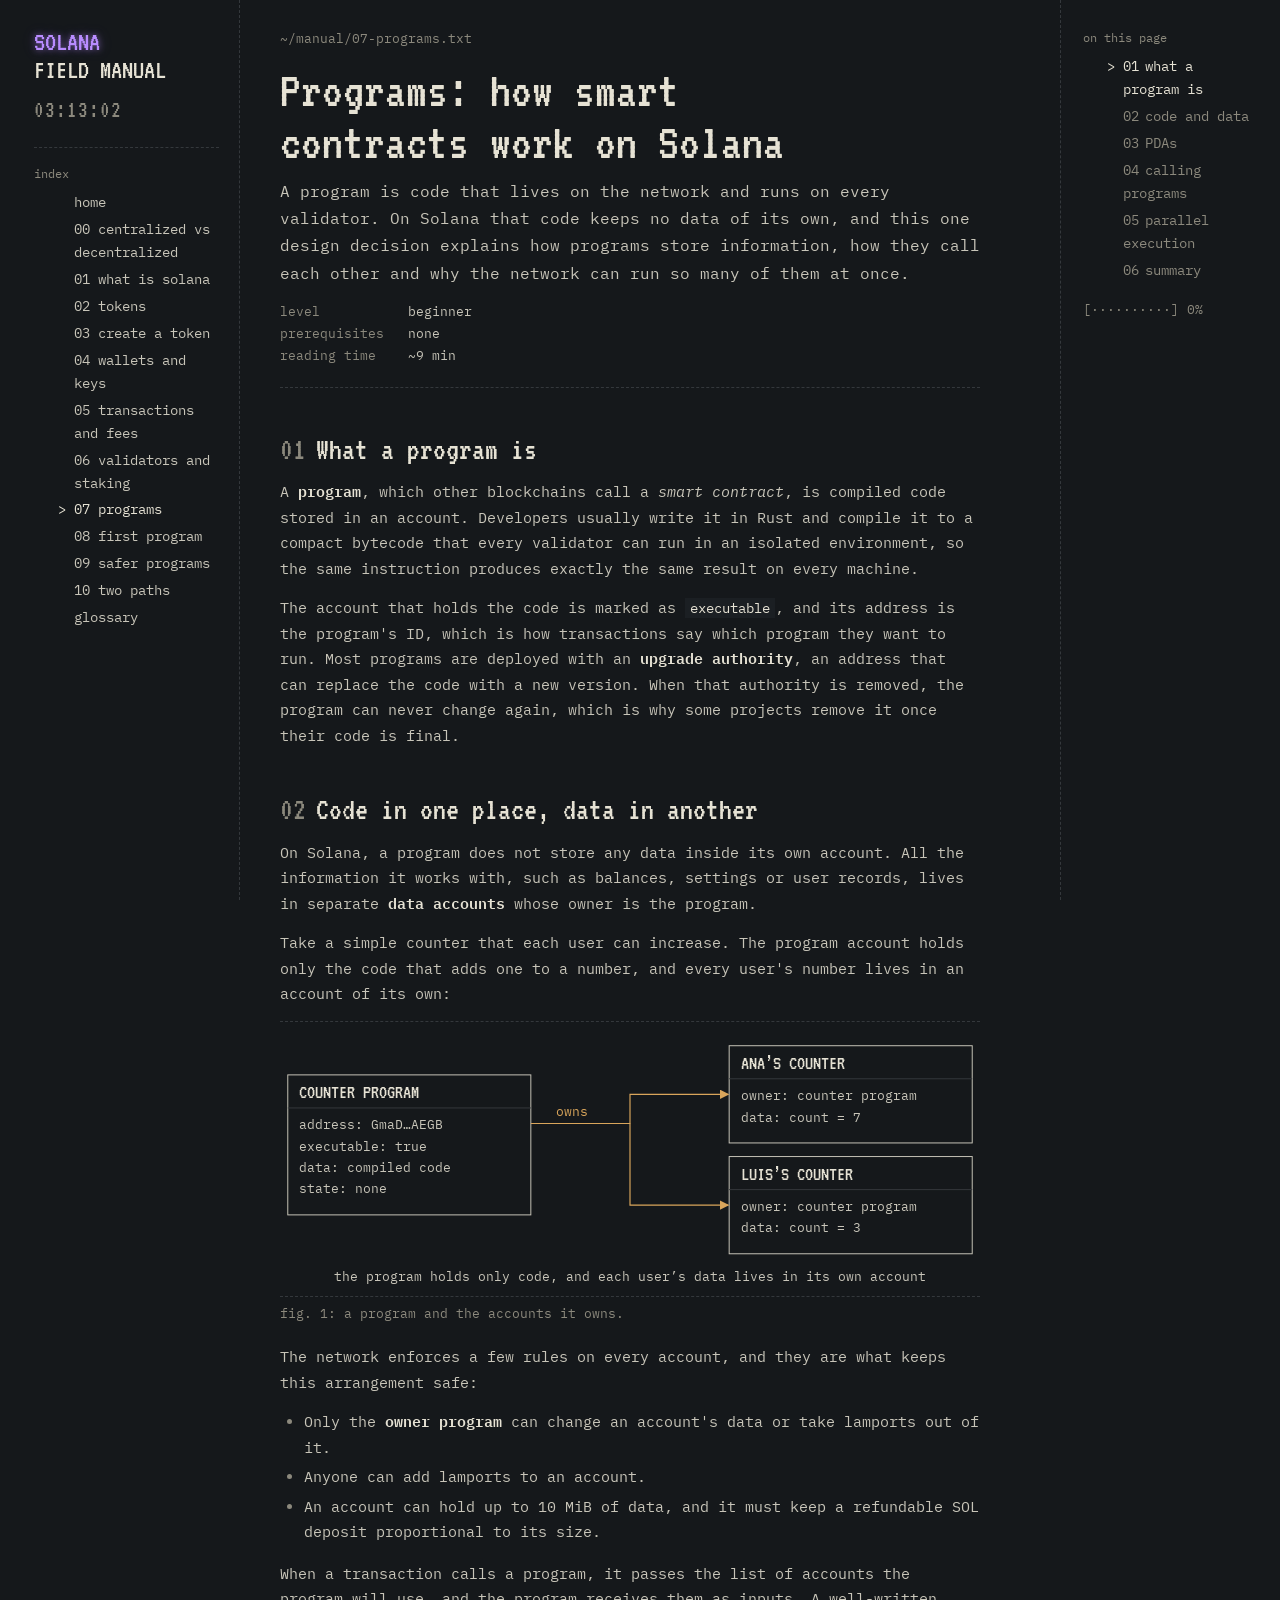
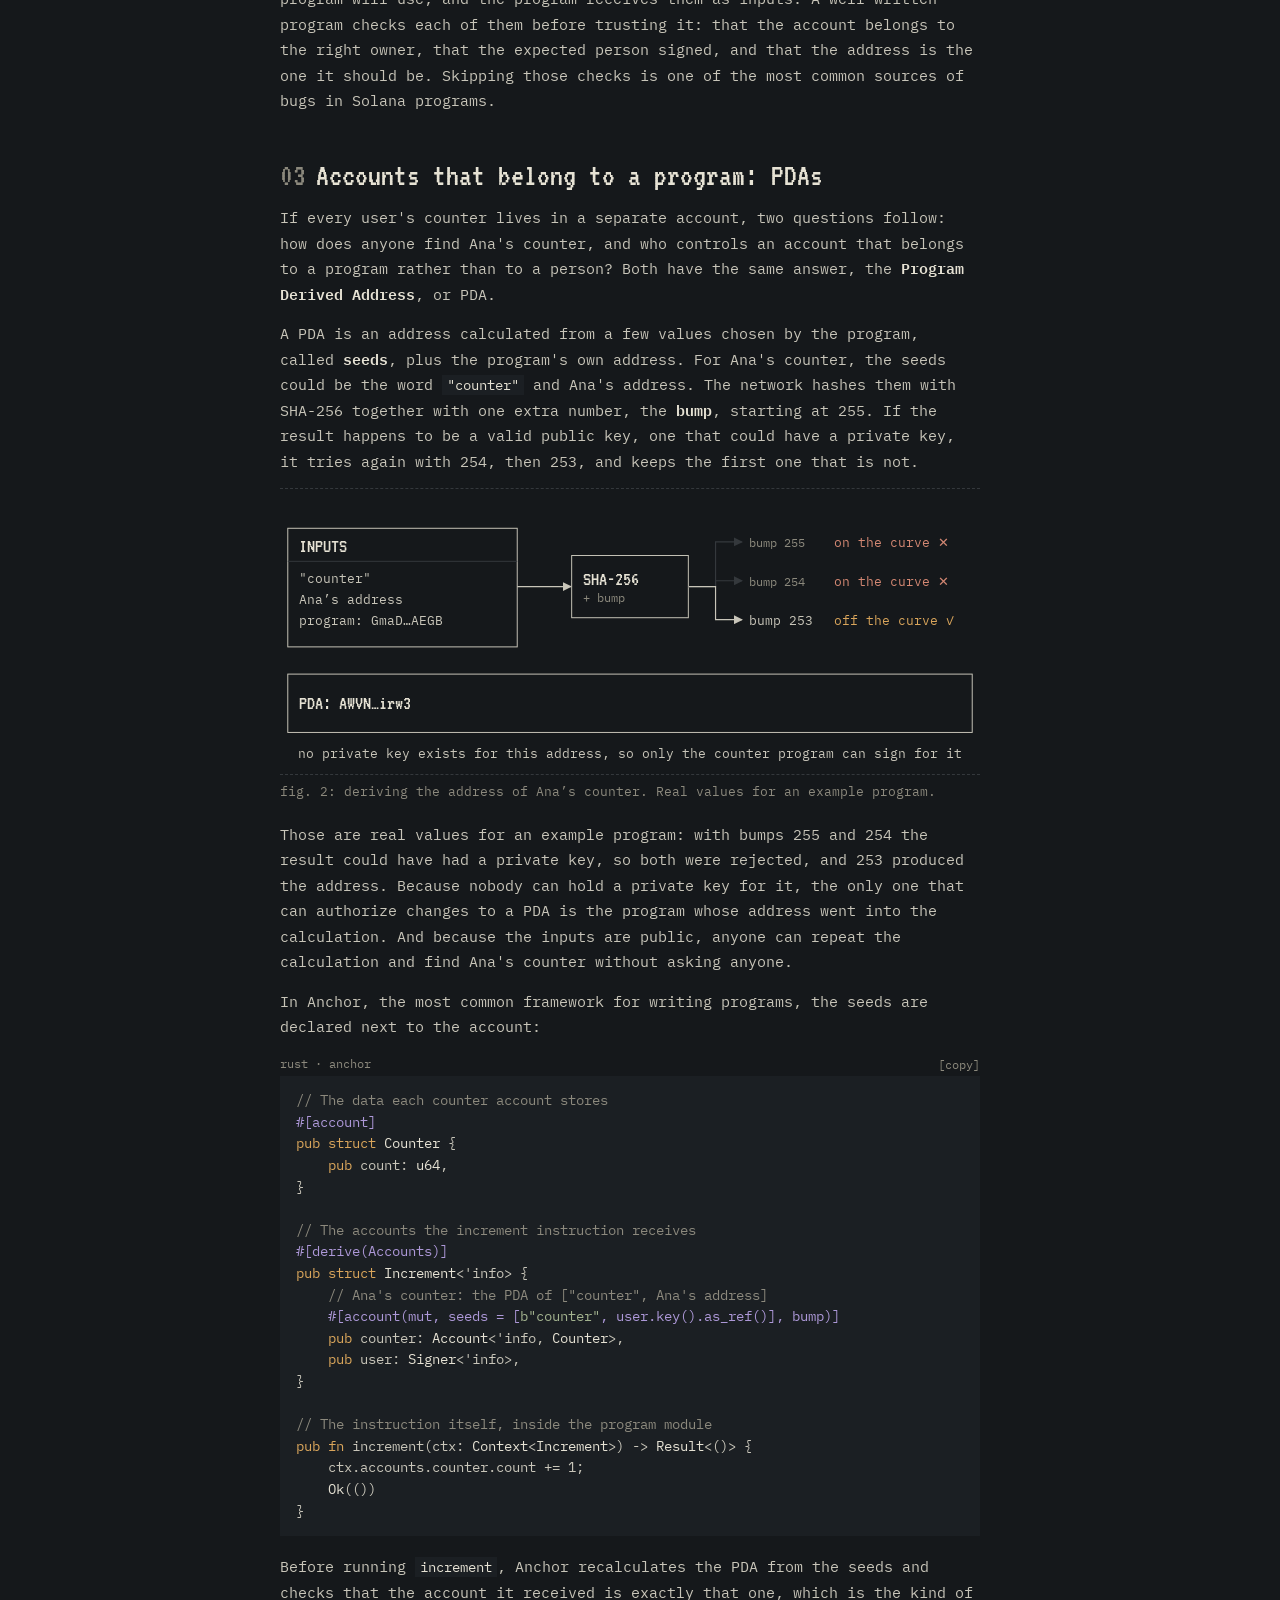
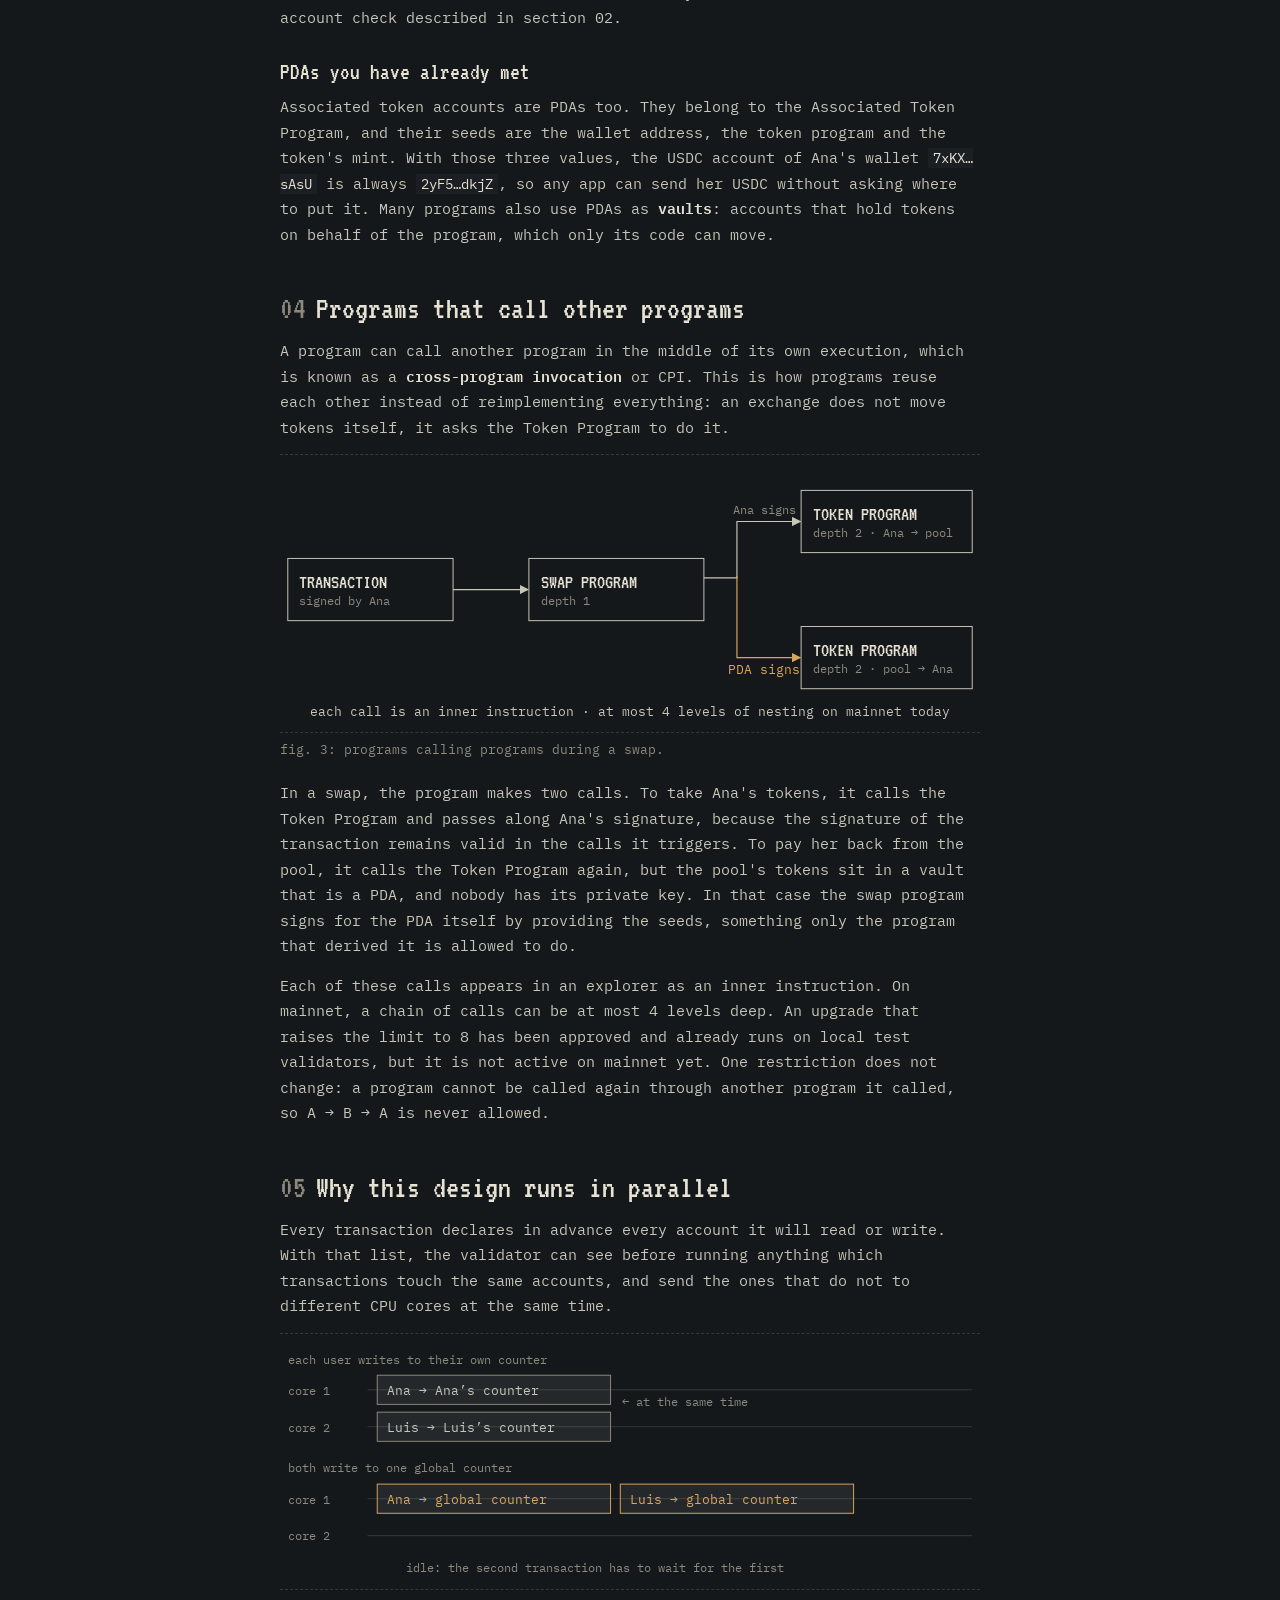
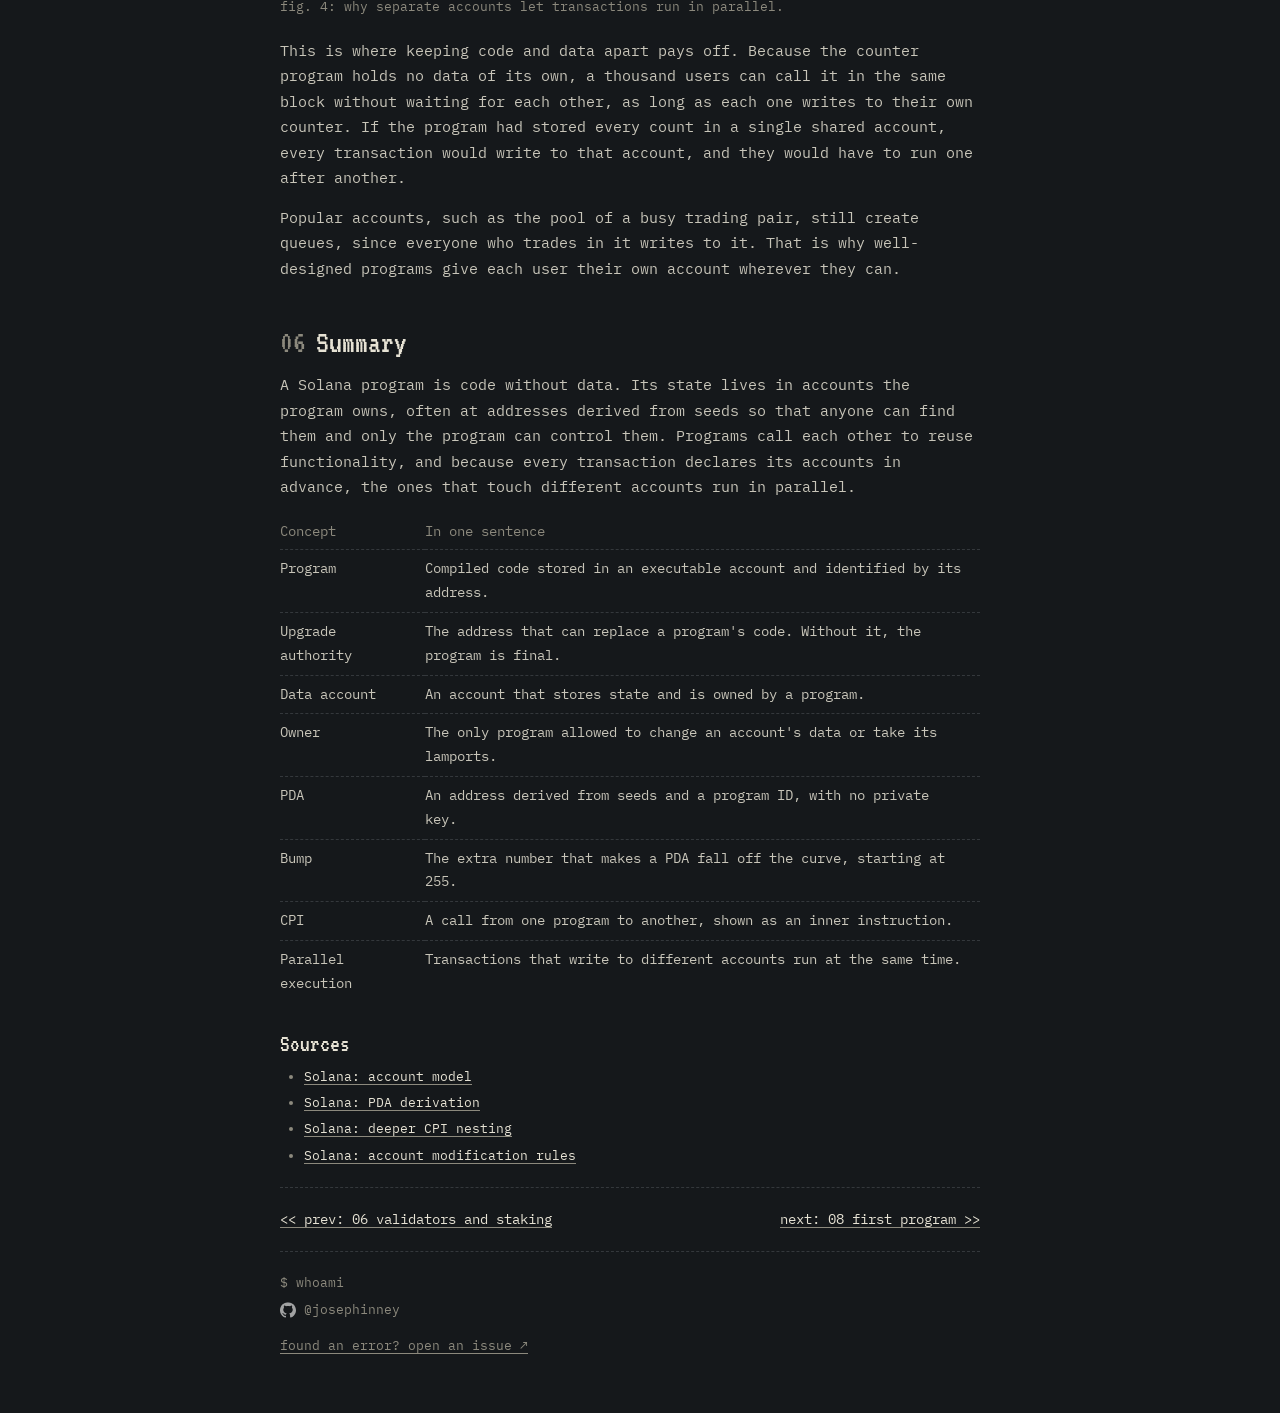
<file: articles/07-programs.html>
<!DOCTYPE html>
<html lang="en">
<head>
<meta charset="UTF-8">
<meta name="viewport" content="width=device-width, initial-scale=1.0">
<title>Programs · Solana Field Manual</title>
<link rel="icon" href="../assets/favicon.svg" type="image/svg+xml">
<link rel="icon" href="../assets/favicon-32.png" sizes="32x32" type="image/png">
<link rel="apple-touch-icon" href="../assets/apple-touch-icon.png">
<link rel="preconnect" href="https://fonts.googleapis.com">
<link rel="preconnect" href="https://fonts.gstatic.com" crossorigin>
<link href="https://fonts.googleapis.com/css2?family=IBM+Plex+Mono:ital,wght@0,400;0,600;1,400&family=VT323&display=swap" rel="stylesheet">
<link rel="stylesheet" href="../css/base.css">
<link rel="stylesheet" href="../css/layout.css">
<link rel="stylesheet" href="../css/components.css">
</head>
<body data-root="../" data-page="07">
<div class="layout">
  <aside class="side" id="sidebar" aria-label="Site index"></aside>

  <main class="content">
    <article class="article">
      <p class="meta">~/manual/07-programs.txt</p>
      <h1>Programs: how smart contracts work on Solana</h1>
      <p class="lead">A program is code that lives on the network and runs on every validator. On Solana that code keeps no
        data of its own, and this one design decision explains how programs store information, how they call each other
        and why the network can run so many of them at once.</p>
      <ul class="meta-list">
        <li><span class="k">level</span>beginner</li>
        <li><span class="k">prerequisites</span>none</li>
        <li><span class="k">reading time</span>~9 min</li>
      </ul>
      <hr>

      <h2 id="s1" data-short="what a program is"><span class="n">01</span>What a program is</h2>
      <p>A <strong>program</strong>, which other blockchains call a <em>smart contract</em>, is compiled code stored in an
        account. Developers usually write it in Rust and compile it to a compact bytecode that every validator can run in an
        isolated environment, so the same instruction produces exactly the same result on every machine.</p>
      <p>The account that holds the code is marked as <code>executable</code>, and its address is the program's ID, which is
        how transactions say which program they want to run. Most programs are deployed with an <strong>upgrade
        authority</strong>, an address that can replace the code with a new version. When that authority is removed, the
        program can never change again, which is why some projects remove it once their code is final.</p>

      <h2 id="s2" data-short="code and data"><span class="n">02</span>Code in one place, data in another</h2>
      <p>On Solana, a program does not store any data inside its own account. All the information it works with, such as
        balances, settings or user records, lives in separate <strong>data accounts</strong> whose owner is the program.</p>
      <p>Take a simple counter that each user can increase. The program account holds only the code that adds one to a
        number, and every user's number lives in an account of its own:</p>

      <figure class="fig">
        <div class="wrap">
          <svg viewBox="0 0 720 262" role="img" aria-labelledby="f71-t"><title id="f71-t">The counter program account holds compiled code and no state. Ana’s counter and Luis’s counter are separate data accounts owned by the program.</title><defs><marker id="f71-fg" viewBox="0 0 8 8" refX="7" refY="4" markerWidth="8" markerHeight="8" orient="auto"><path class="mk-fg" d="M0,0 L8,4 L0,8 z"/></marker><marker id="f71-am" viewBox="0 0 8 8" refX="7" refY="4" markerWidth="8" markerHeight="8" orient="auto"><path class="mk" d="M0,0 L8,4 L0,8 z"/></marker><marker id="f71-dim" viewBox="0 0 8 8" refX="7" refY="4" markerWidth="8" markerHeight="8" orient="auto"><path class="mk-dim" d="M0,0 L8,4 L0,8 z"/></marker></defs><rect class="box" x="8" y="40" width="250" height="144"/><text class="t-hi " x="20" y="64">COUNTER PROGRAM</text><line class="sep" x1="8" y1="74" x2="258" y2="74"/><text x="20" y="96">address: GmaD…AEGB</text><text x="20" y="118">executable: true</text><text x="20" y="140">data: compiled code</text><text x="20" y="162">state: none</text><rect class="box" x="462" y="10" width="250" height="100"/><text class="t-hi " x="474" y="34">ANA’S COUNTER</text><line class="sep" x1="462" y1="44" x2="712" y2="44"/><text x="474" y="66">owner: counter program</text><text x="474" y="88">data: count = 7</text><rect class="box" x="462" y="124" width="250" height="100"/><text class="t-hi " x="474" y="148">LUIS’S COUNTER</text><line class="sep" x1="462" y1="158" x2="712" y2="158"/><text x="474" y="180">owner: counter program</text><text x="474" y="202">data: count = 3</text><path class="ln" d="M258,90 H360 V60 H461" marker-end="url(#f71-am)"/><path class="ln" d="M360,90 V174 H461" marker-end="url(#f71-am)"/><text class="t-am" x="300" y="82" text-anchor="middle">owns</text><text x="360" y="252" text-anchor="middle">the program holds only code, and each user’s data lives in its own account</text></svg>
        </div>
        <figcaption>fig. 1: a program and the accounts it owns.</figcaption>
      </figure>

      <p>The network enforces a few rules on every account, and they are what keeps this arrangement safe:</p>
      <ul>
        <li>Only the <strong>owner program</strong> can change an account's data or take lamports out of it.</li>
        <li>Anyone can add lamports to an account.</li>
        <li>An account can hold up to 10 MiB of data, and it must keep a refundable SOL deposit proportional to its size.</li>
      </ul>
      <p>When a transaction calls a program, it passes the list of accounts the program will use, and the program receives
        them as inputs. A well-written program checks each of them before trusting it: that the account belongs to the
        right owner, that the expected person signed, and that the address is the one it should be. Skipping those checks is
        one of the most common sources of bugs in Solana programs.</p>

      <h2 id="s3" data-short="PDAs"><span class="n">03</span>Accounts that belong to a program: PDAs</h2>
      <p>If every user's counter lives in a separate account, two questions follow: how does anyone find Ana's counter, and
        who controls an account that belongs to a program rather than to a person? Both have the same answer, the
        <strong>Program Derived Address</strong>, or PDA.</p>
      <p>A PDA is an address calculated from a few values chosen by the program, called <strong>seeds</strong>, plus the
        program's own address. For Ana's counter, the seeds could be the word <code>"counter"</code> and Ana's address. The
        network hashes them with SHA-256 together with one extra number, the <strong>bump</strong>, starting at 255. If the
        result happens to be a valid public key, one that could have a private key, it tries again with 254, then 253, and
        keeps the first one that is not.</p>

      <figure class="fig">
        <div class="wrap">
          <svg viewBox="0 0 720 272" role="img" aria-labelledby="f72-t"><title id="f72-t">Seeds counter and Ana’s address plus the program address are hashed with a bump. Bumps 255 and 254 give addresses on the curve and are rejected. Bump 253 gives the PDA AWVN…irw3.</title><defs><marker id="f72-fg" viewBox="0 0 8 8" refX="7" refY="4" markerWidth="8" markerHeight="8" orient="auto"><path class="mk-fg" d="M0,0 L8,4 L0,8 z"/></marker><marker id="f72-am" viewBox="0 0 8 8" refX="7" refY="4" markerWidth="8" markerHeight="8" orient="auto"><path class="mk" d="M0,0 L8,4 L0,8 z"/></marker><marker id="f72-dim" viewBox="0 0 8 8" refX="7" refY="4" markerWidth="8" markerHeight="8" orient="auto"><path class="mk-dim" d="M0,0 L8,4 L0,8 z"/></marker></defs><rect class="box" x="8" y="26" width="236" height="122"/><text class="t-hi " x="20" y="50">INPUTS</text><line class="sep" x1="8" y1="60" x2="244" y2="60"/><text x="20" y="82">"counter"</text><text x="20" y="104">Ana’s address</text><text x="20" y="126">program: GmaD…AEGB</text><rect class="box" x="300" y="54" width="120" height="64"/><text class="t-hi" x="312" y="84.0">SHA-256</text><text class="t-dim" x="312" y="102.0">+ bump</text><path class="ln-fg" d="M244,86 H299" marker-end="url(#f72-fg)"/><path class="ln-dim" d="M420,86 H448 V40 H475" marker-end="url(#f72-dim)"/><text class="t-dim" x="482" y="45">bump 255</text><text class="t-red" x="570" y="45">on the curve ✕</text><path class="ln-dim" d="M420,86 H448 V80 H475" marker-end="url(#f72-dim)"/><text class="t-dim" x="482" y="85">bump 254</text><text class="t-red" x="570" y="85">on the curve ✕</text><path class="ln-fg" d="M420,86 H448 V120 H475" marker-end="url(#f72-fg)"/><text x="482" y="125">bump 253</text><text class="t-am" x="570" y="125">off the curve ✓</text><rect class="box" x="8" y="176" width="704" height="60"/><text class="t-hi " x="20" y="212.0">PDA: AWVN…irw3</text><text x="360" y="262" text-anchor="middle">no private key exists for this address, so only the counter program can sign for it</text></svg>
        </div>
        <figcaption>fig. 2: deriving the address of Ana’s counter. Real values for an example program.</figcaption>
      </figure>

      <p>Those are real values for an example program: with bumps 255 and 254 the result could have had a private key, so
        both were rejected, and 253 produced the address. Because nobody can hold a private key for it, the only one that can
        authorize changes to a PDA is the program whose address went into the calculation. And because the inputs are public,
        anyone can repeat the calculation and find Ana's counter without asking anyone.</p>
      <p>In Anchor, the most common framework for writing programs, the seeds are declared next to the account:</p>
      <div class="code">
        <div class="label"><span>rust · anchor</span><button class="copy" type="button" data-raw>copy</button></div>
<pre><span class="c">// The data each counter account stores</span>
#[account]
pub struct Counter {
    pub count: u64,
}

<span class="c">// The accounts the increment instruction receives</span>
#[derive(Accounts)]
pub struct Increment&lt;'info&gt; {
    <span class="c">// Ana's counter: the PDA of ["counter", Ana's address]</span>
    #[account(mut, seeds = [b"counter", user.key().as_ref()], bump)]
    pub counter: Account&lt;'info, Counter&gt;,
    pub user: Signer&lt;'info&gt;,
}

<span class="c">// The instruction itself, inside the program module</span>
pub fn increment(ctx: Context&lt;Increment&gt;) -&gt; Result&lt;()&gt; {
    ctx.accounts.counter.count += 1;
    Ok(())
}</pre>
      </div>
      <p>Before running <code>increment</code>, Anchor recalculates the PDA from the seeds and checks that the account it
        received is exactly that one, which is the kind of account check described in section 02.</p>

      <h3>PDAs you have already met</h3>
      <p>Associated token accounts are PDAs too. They belong to the Associated Token Program, and their seeds are the wallet
        address, the token program and the token's mint. With those three values, the USDC account of Ana's wallet
        <code>7xKX…sAsU</code> is always <code>2yF5…dkjZ</code>, so any app can send her USDC without asking where to put it.
        Many programs also use PDAs as <strong>vaults</strong>: accounts that hold tokens on behalf of the program, which only
        its code can move.</p>

      <h2 id="s4" data-short="calling programs"><span class="n">04</span>Programs that call other programs</h2>
      <p>A program can call another program in the middle of its own execution, which is known as a <strong>cross-program
        invocation</strong> or CPI. This is how programs reuse each other instead of reimplementing everything: an exchange
        does not move tokens itself, it asks the Token Program to do it.</p>

      <figure class="fig">
        <div class="wrap">
          <svg viewBox="0 0 720 264" role="img" aria-labelledby="f73-t"><title id="f73-t">A transaction calls a swap program, which calls the Token Program twice: once with Ana’s signature to move her tokens into the pool, and once signing for the pool PDA to send tokens back.</title><defs><marker id="f73-fg" viewBox="0 0 8 8" refX="7" refY="4" markerWidth="8" markerHeight="8" orient="auto"><path class="mk-fg" d="M0,0 L8,4 L0,8 z"/></marker><marker id="f73-am" viewBox="0 0 8 8" refX="7" refY="4" markerWidth="8" markerHeight="8" orient="auto"><path class="mk" d="M0,0 L8,4 L0,8 z"/></marker><marker id="f73-dim" viewBox="0 0 8 8" refX="7" refY="4" markerWidth="8" markerHeight="8" orient="auto"><path class="mk-dim" d="M0,0 L8,4 L0,8 z"/></marker></defs><rect class="box" x="8" y="92" width="170" height="64"/><text class="t-hi" x="20" y="122.0">TRANSACTION</text><text class="t-dim" x="20" y="140.0">signed by Ana</text><rect class="box" x="256" y="92" width="180" height="64"/><text class="t-hi" x="268" y="122.0">SWAP PROGRAM</text><text class="t-dim" x="268" y="140.0">depth 1</text><rect class="box" x="536" y="22" width="176" height="64"/><text class="t-hi" x="548" y="52.0">TOKEN PROGRAM</text><text class="t-dim" x="548" y="70.0">depth 2 · Ana → pool</text><rect class="box" x="536" y="162" width="176" height="64"/><text class="t-hi" x="548" y="192.0">TOKEN PROGRAM</text><text class="t-dim" x="548" y="210.0">depth 2 · pool → Ana</text><path class="ln-fg" d="M178,124 H255" marker-end="url(#f73-fg)"/><path class="ln-fg" d="M436,112 H470 V54 H535" marker-end="url(#f73-fg)"/><path class="ln" d="M470,110 V194 H535" marker-end="url(#f73-am)"/><text class="t-dim" x="498" y="46" text-anchor="middle">Ana signs</text><text class="t-am" x="498" y="211" text-anchor="middle">PDA signs</text><text x="360" y="254" text-anchor="middle">each call is an inner instruction · at most 4 levels of nesting on mainnet today</text></svg>
        </div>
        <figcaption>fig. 3: programs calling programs during a swap.</figcaption>
      </figure>

      <p>In a swap, the program makes two calls. To take Ana's tokens, it calls the Token Program and passes along Ana's
        signature, because the signature of the transaction remains valid in the calls it triggers. To pay her back from the
        pool, it calls the Token Program again, but the pool's tokens sit in a vault that is a PDA, and nobody has its private
        key. In that case the swap program signs for the PDA itself by providing the seeds, something only the program that
        derived it is allowed to do.</p>
      <p>Each of these calls appears in an explorer as an inner instruction. On mainnet, a chain of calls can be at most 4
        levels deep. An upgrade that raises the limit to 8 has been approved and already runs on local test validators, but
        it is not active on mainnet yet. One restriction does not change: a program cannot be called again through another
        program it called, so A → B → A is never allowed.</p>

      <h2 id="s5" data-short="parallel execution"><span class="n">05</span>Why this design runs in parallel</h2>
      <p>Every transaction declares in advance every account it will read or write. With that list, the validator can see
        before running anything which transactions touch the same accounts, and send the ones that do not to different CPU
        cores at the same time.</p>

      <figure class="fig">
        <div class="wrap">
          <svg viewBox="0 0 720 242" role="img" aria-labelledby="f74-t"><title id="f74-t">When Ana and Luis write to their own counters, two cores run both transactions at once. When both write to one global counter, the second waits for the first.</title><defs><marker id="f74-fg" viewBox="0 0 8 8" refX="7" refY="4" markerWidth="8" markerHeight="8" orient="auto"><path class="mk-fg" d="M0,0 L8,4 L0,8 z"/></marker><marker id="f74-am" viewBox="0 0 8 8" refX="7" refY="4" markerWidth="8" markerHeight="8" orient="auto"><path class="mk" d="M0,0 L8,4 L0,8 z"/></marker><marker id="f74-dim" viewBox="0 0 8 8" refX="7" refY="4" markerWidth="8" markerHeight="8" orient="auto"><path class="mk-dim" d="M0,0 L8,4 L0,8 z"/></marker></defs><text class="t-dim" x="8" y="16">each user writes to their own counter</text><text class="t-dim" x="8" y="48">core 1</text><line class="sep" x1="90" y1="43" x2="712" y2="43"/><rect class="cell f" x="100" y="28" width="240" height="30"/><text x="110" y="48">Ana → Ana’s counter</text><text class="t-dim" x="8" y="86">core 2</text><line class="sep" x1="90" y1="81" x2="712" y2="81"/><rect class="cell f" x="100" y="66" width="240" height="30"/><text x="110" y="86">Luis → Luis’s counter</text><text class="t-dim" x="352" y="60">← at the same time</text><text class="t-dim" x="8" y="128">both write to one global counter</text><text class="t-dim" x="8" y="160">core 1</text><line class="sep" x1="90" y1="155" x2="712" y2="155"/><rect class="cell f" x="100" y="140" width="240" height="30" style="stroke:var(--amber)"/><text class="t-am" x="110" y="160">Ana → global counter</text><rect class="cell f" x="350" y="140" width="240" height="30" style="stroke:var(--amber)"/><text class="t-am" x="360" y="160">Luis → global counter</text><text class="t-dim" x="8" y="198">core 2</text><line class="sep" x1="90" y1="193" x2="712" y2="193"/><text class="t-dim" x="130" y="230">idle: the second transaction has to wait for the first</text></svg>
        </div>
        <figcaption>fig. 4: why separate accounts let transactions run in parallel.</figcaption>
      </figure>

      <p>This is where keeping code and data apart pays off. Because the counter program holds no data of its own, a
        thousand users can call it in the same block without waiting for each other, as long as each one writes to their own
        counter. If the program had stored every count in a single shared account, every transaction would write to that
        account, and they would have to run one after another.</p>
      <p>Popular accounts, such as the pool of a busy trading pair, still create queues, since everyone who trades in it
        writes to it. That is why well-designed programs give each user their own account wherever they can.</p>

      <h2 id="s6" data-short="summary"><span class="n">06</span>Summary</h2>
      <p>A Solana program is code without data. Its state lives in accounts the program owns, often at addresses derived from
        seeds so that anyone can find them and only the program can control them. Programs call each other to reuse
        functionality, and because every transaction declares its accounts in advance, the ones that touch different accounts
        run in parallel.</p>
      <div class="tbl"><table>
        <thead><tr><th>Concept</th><th>In one sentence</th></tr></thead>
        <tbody>
          <tr><td>Program</td><td>Compiled code stored in an executable account and identified by its address.</td></tr>
          <tr><td>Upgrade authority</td><td>The address that can replace a program's code. Without it, the program is final.</td></tr>
          <tr><td>Data account</td><td>An account that stores state and is owned by a program.</td></tr>
          <tr><td>Owner</td><td>The only program allowed to change an account's data or take its lamports.</td></tr>
          <tr><td>PDA</td><td>An address derived from seeds and a program ID, with no private key.</td></tr>
          <tr><td>Bump</td><td>The extra number that makes a PDA fall off the curve, starting at 255.</td></tr>
          <tr><td>CPI</td><td>A call from one program to another, shown as an inner instruction.</td></tr>
          <tr><td>Parallel execution</td><td>Transactions that write to different accounts run at the same time.</td></tr>
        </tbody>
      </table></div>

      <h3>Sources</h3>
      <ul class="meta">
        <li><a href="https://solana.com/docs/core/accounts" target="_blank" rel="noopener">Solana: account model</a></li>
        <li><a href="https://solana.com/docs/core/pda/pda-derivation" target="_blank" rel="noopener">Solana: PDA derivation</a></li>
        <li><a href="https://solana.com/upgrades/cpi-nesting-depth" target="_blank" rel="noopener">Solana: deeper CPI nesting</a></li>
        <li><a href="https://solana.com/docs/core/accounts/modification-rules" target="_blank" rel="noopener">Solana: account modification rules</a></li>
      </ul>
    </article>

    <hr>
    <nav class="pager" id="pager" aria-label="Previous and next"></nav>
    <hr>
    <footer id="site-footer"></footer>
  </main>
</div>

<script src="../data/articles.js" defer></script>
<script src="../js/helpers/clock.js" defer></script>
<script src="../js/helpers/sidebar.js" defer></script>
<script src="../js/helpers/footer.js" defer></script>
<script src="../js/helpers/scroll-spy.js" defer></script>
<script src="../js/helpers/copy-code.js" defer></script>
<script src="../js/helpers/highlight.js" defer></script>
<script src="../js/helpers/glossary-filter.js" defer></script>
<script src="../js/main.js" defer></script>
</body>
</html>
</file>
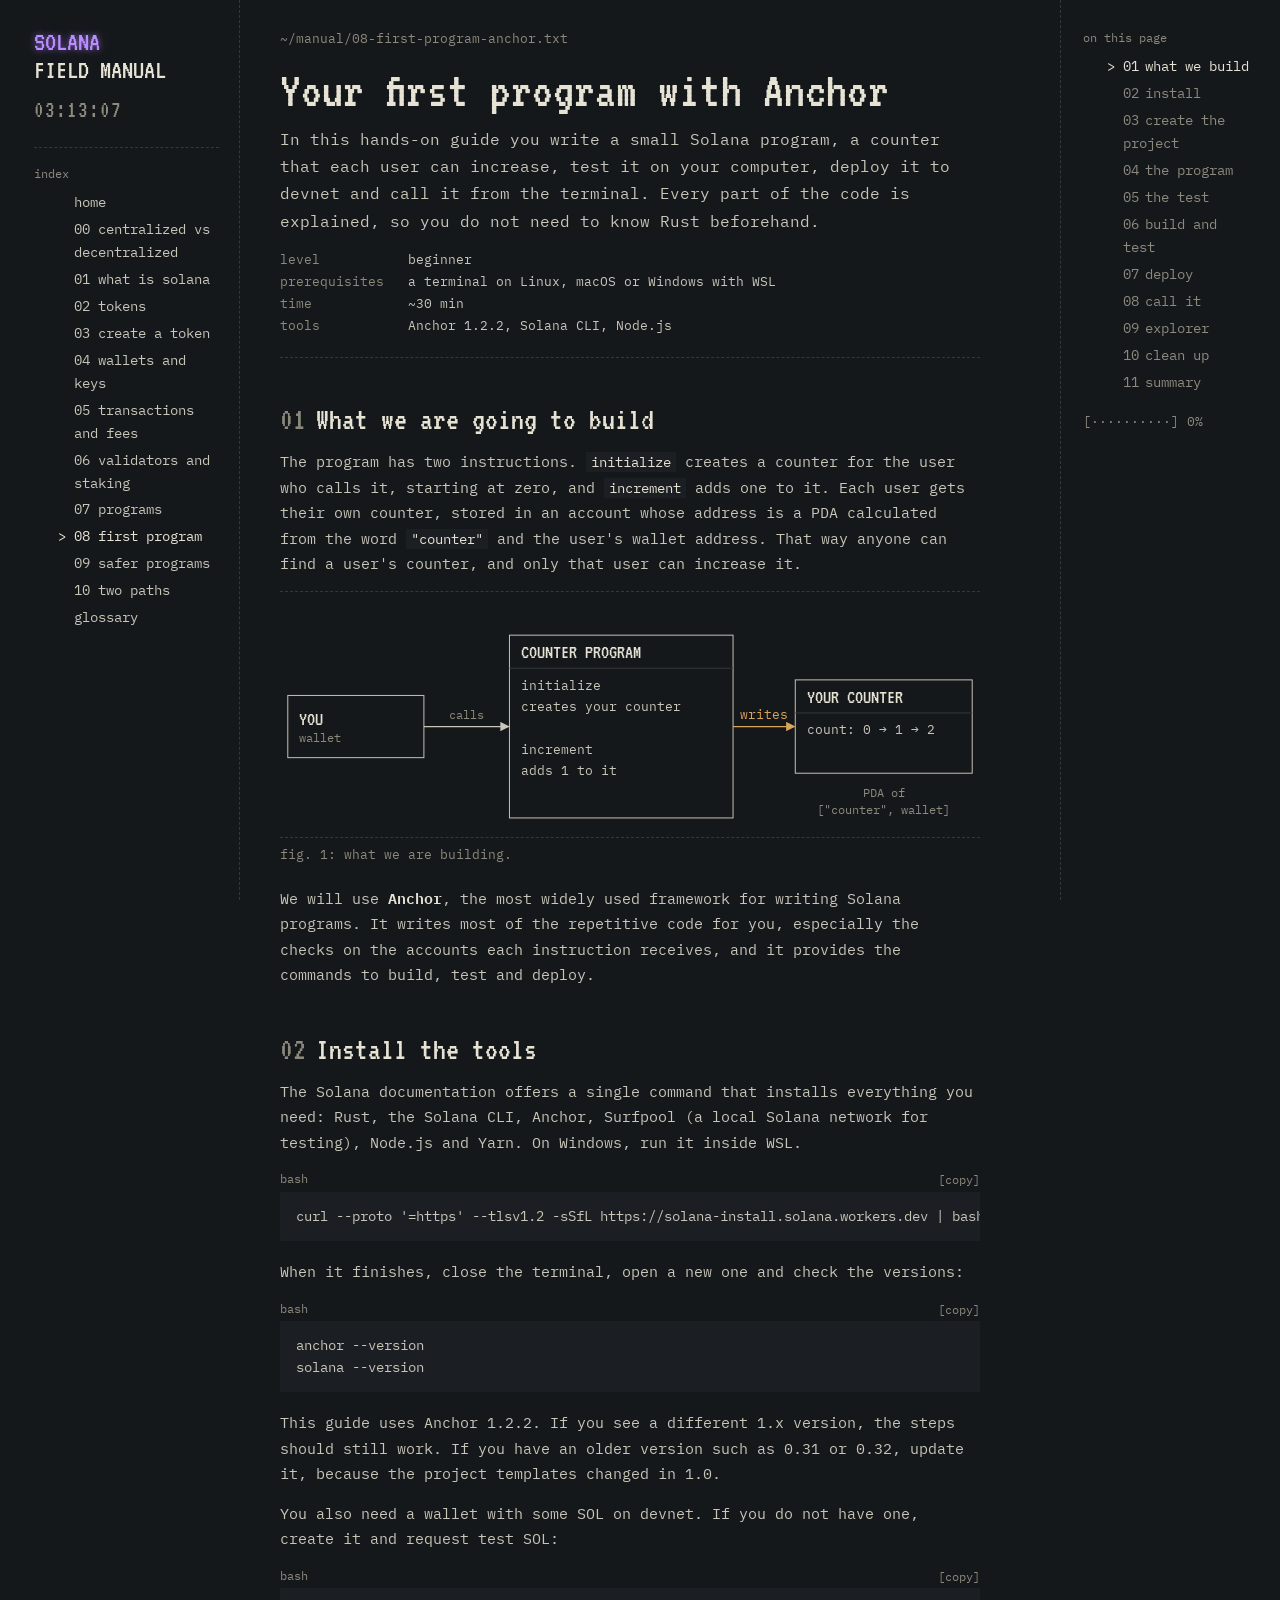
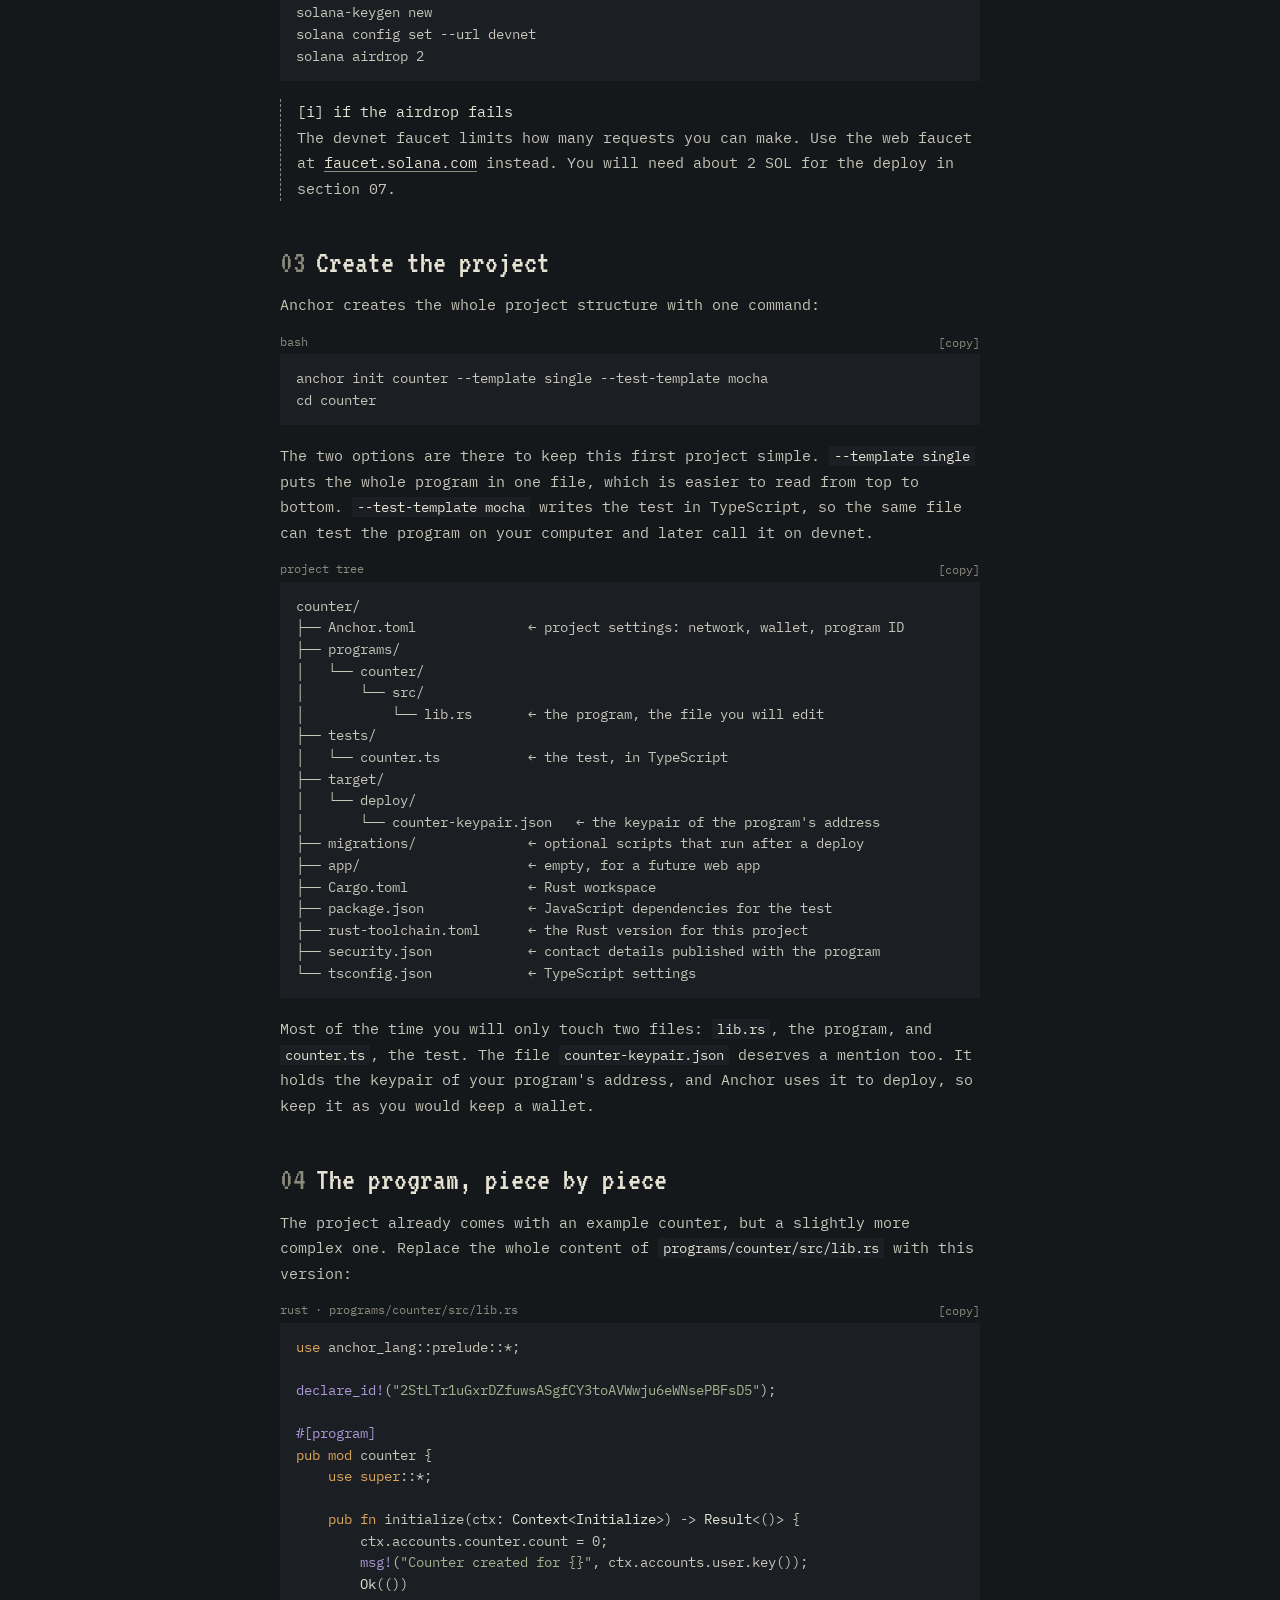
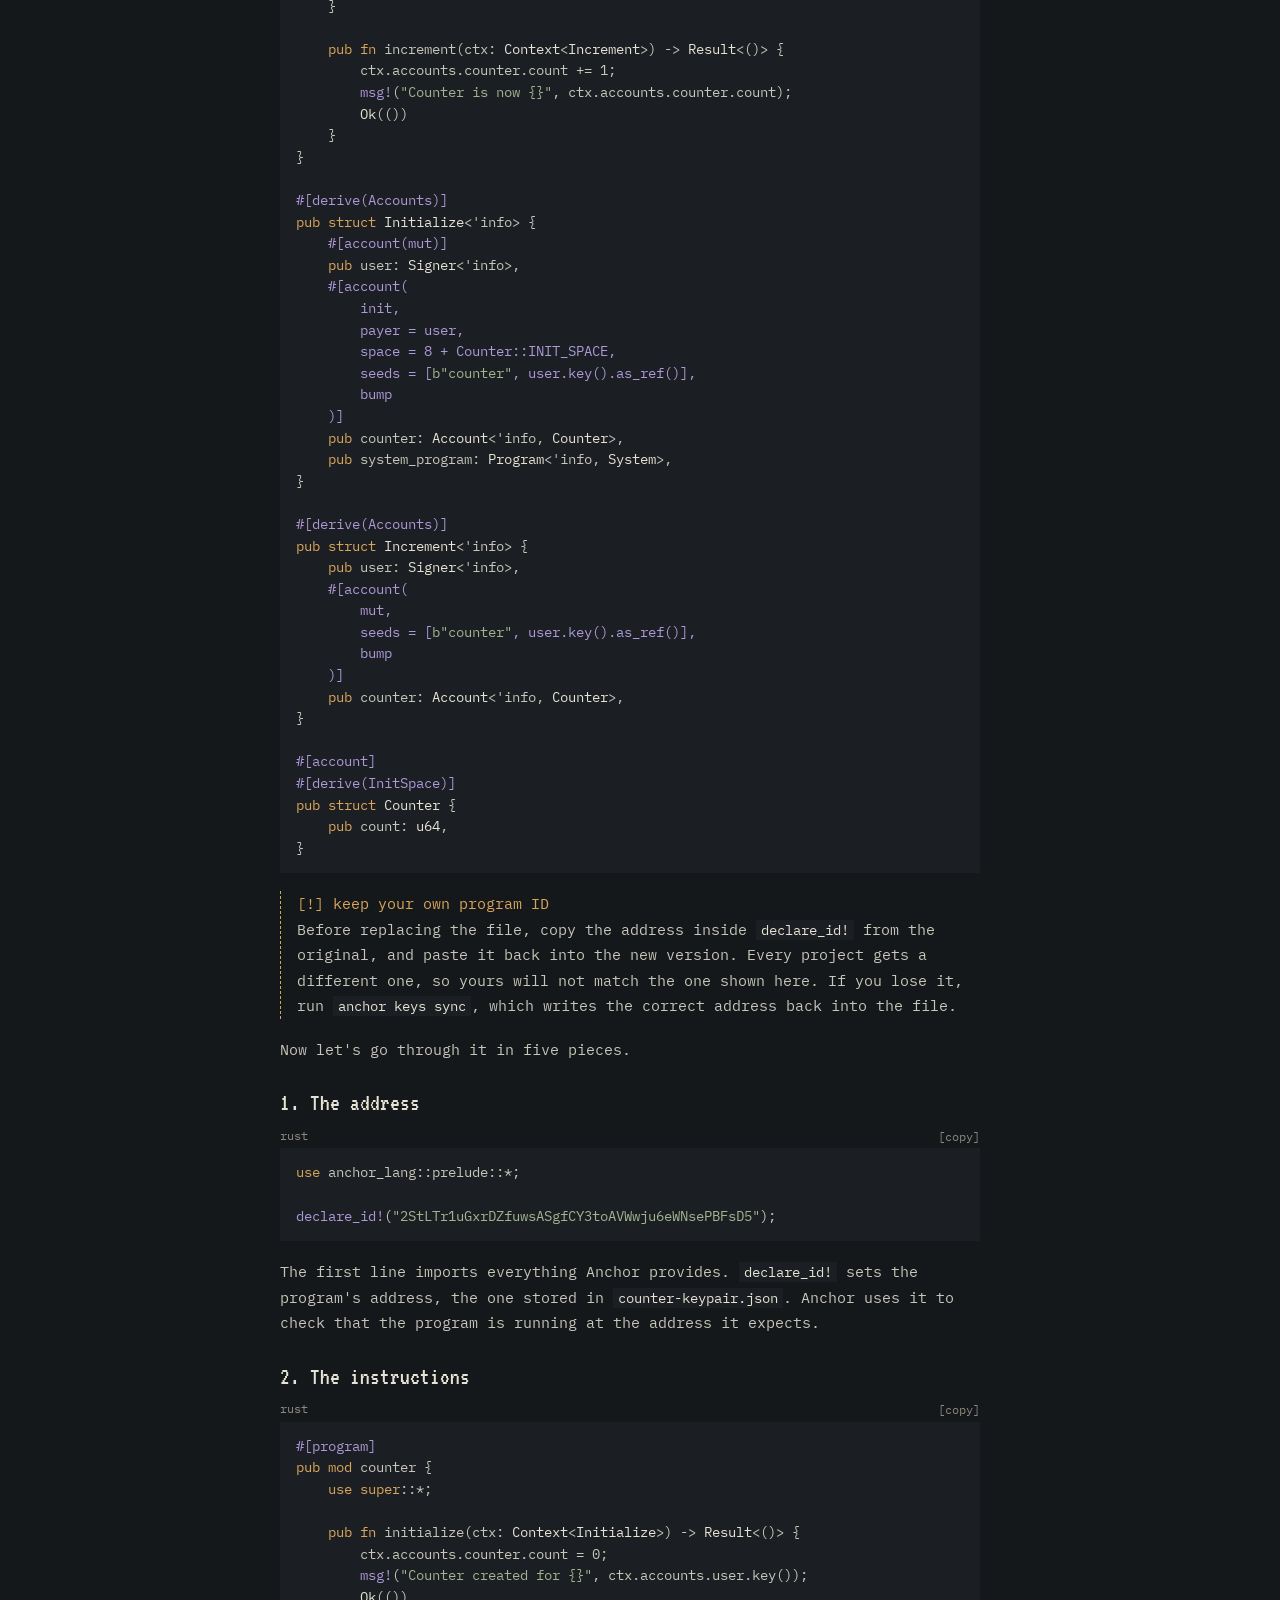
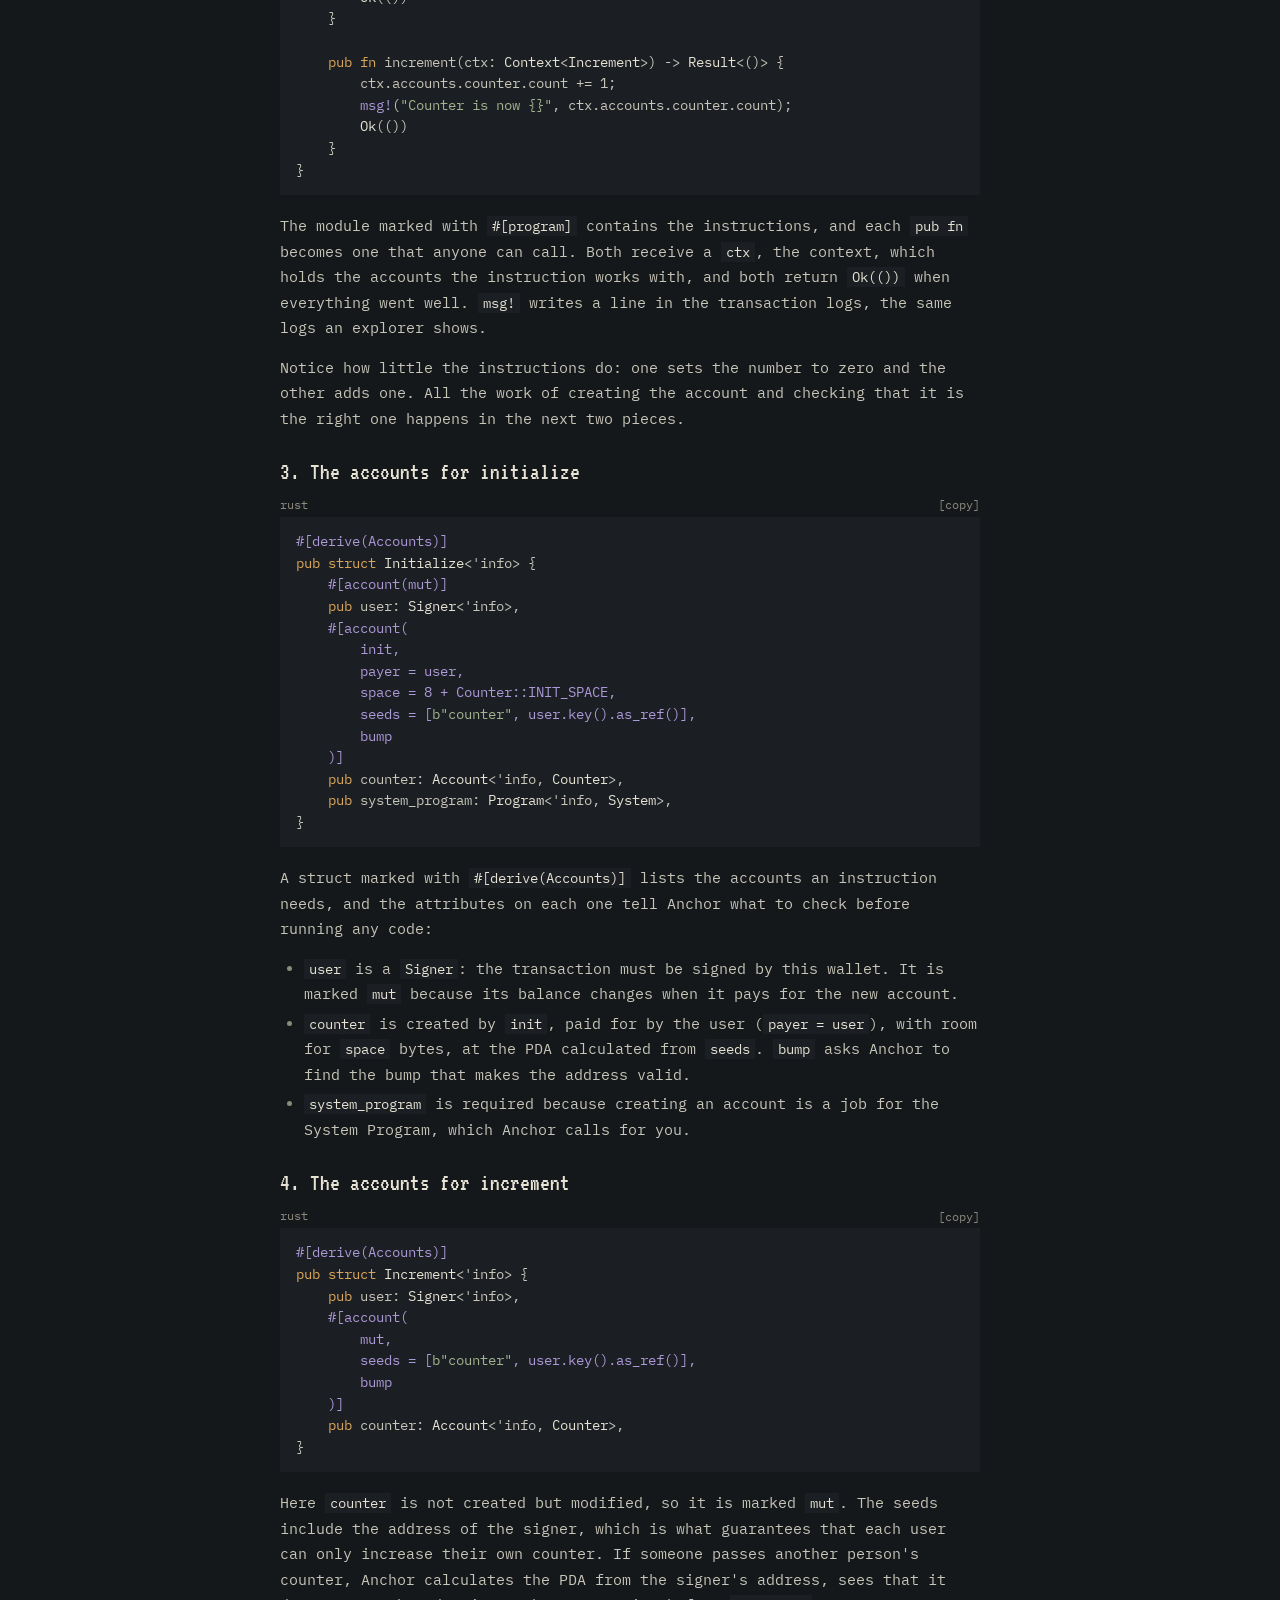
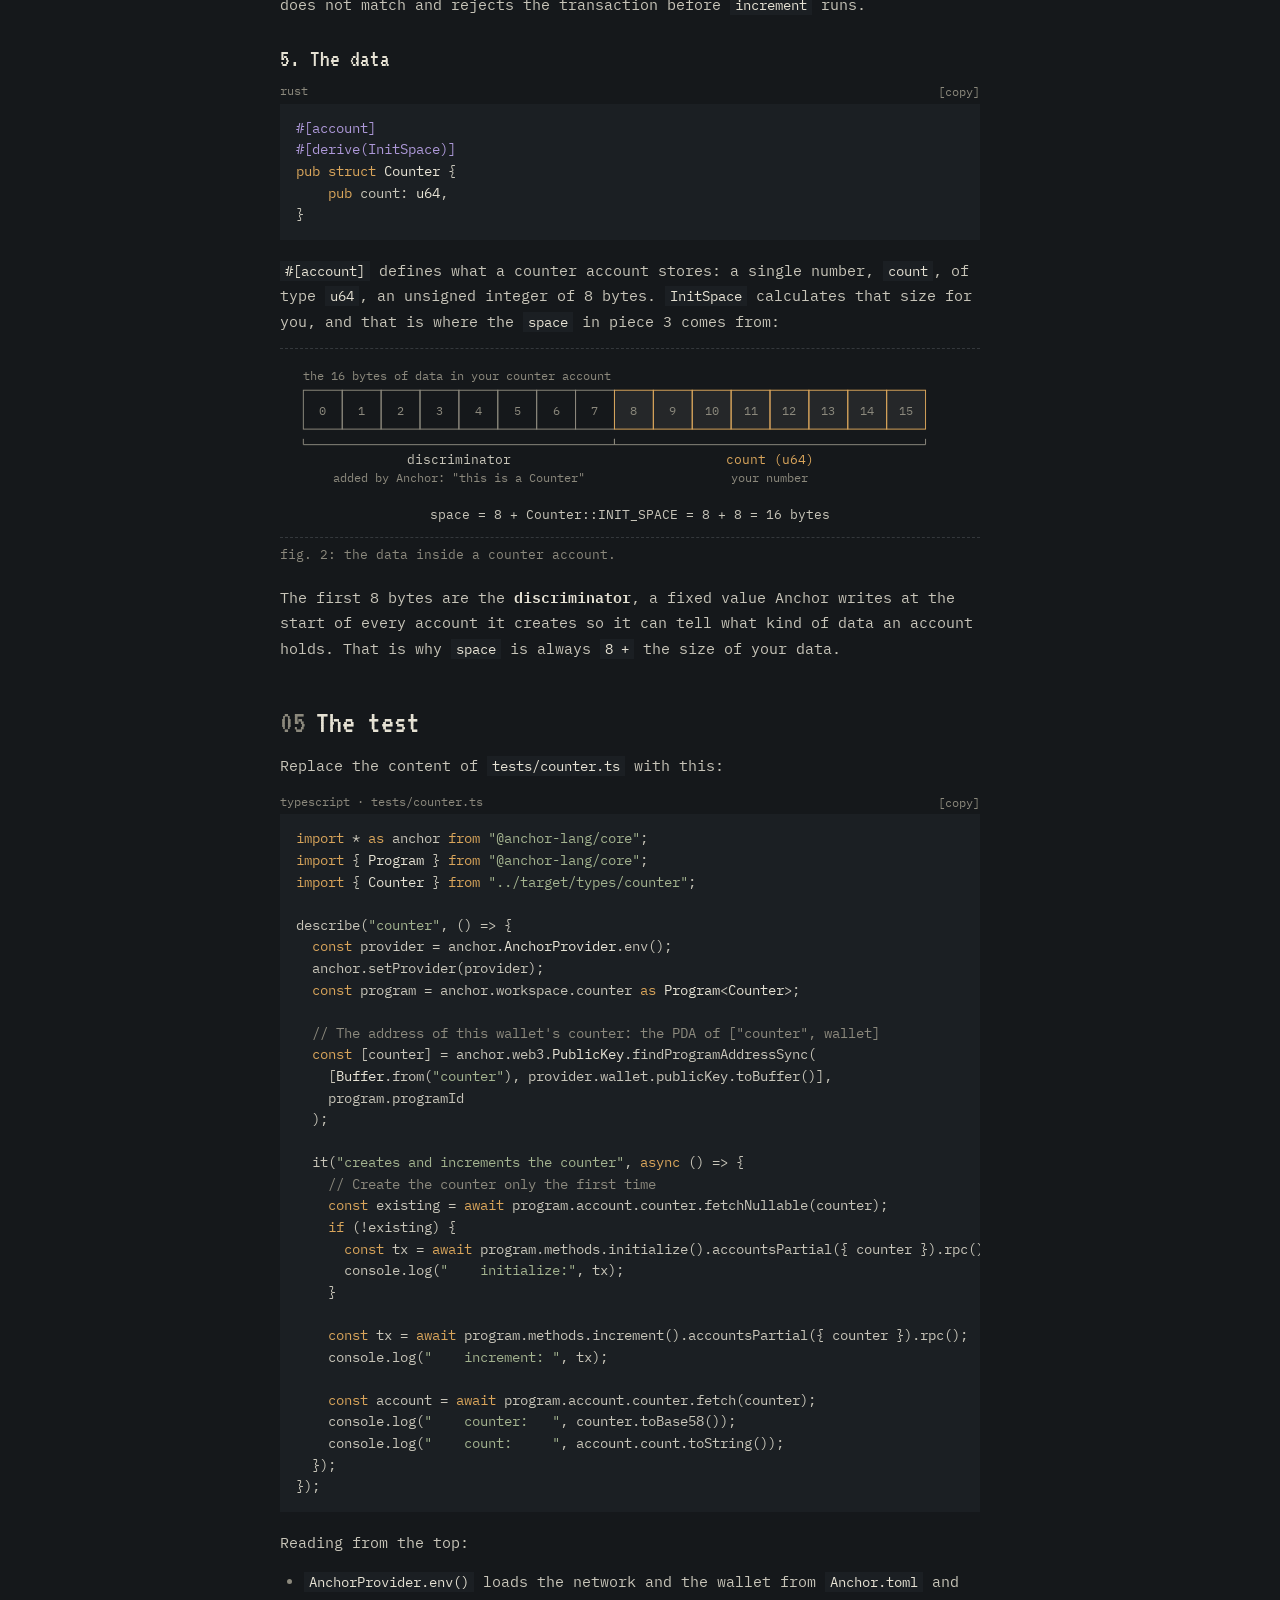
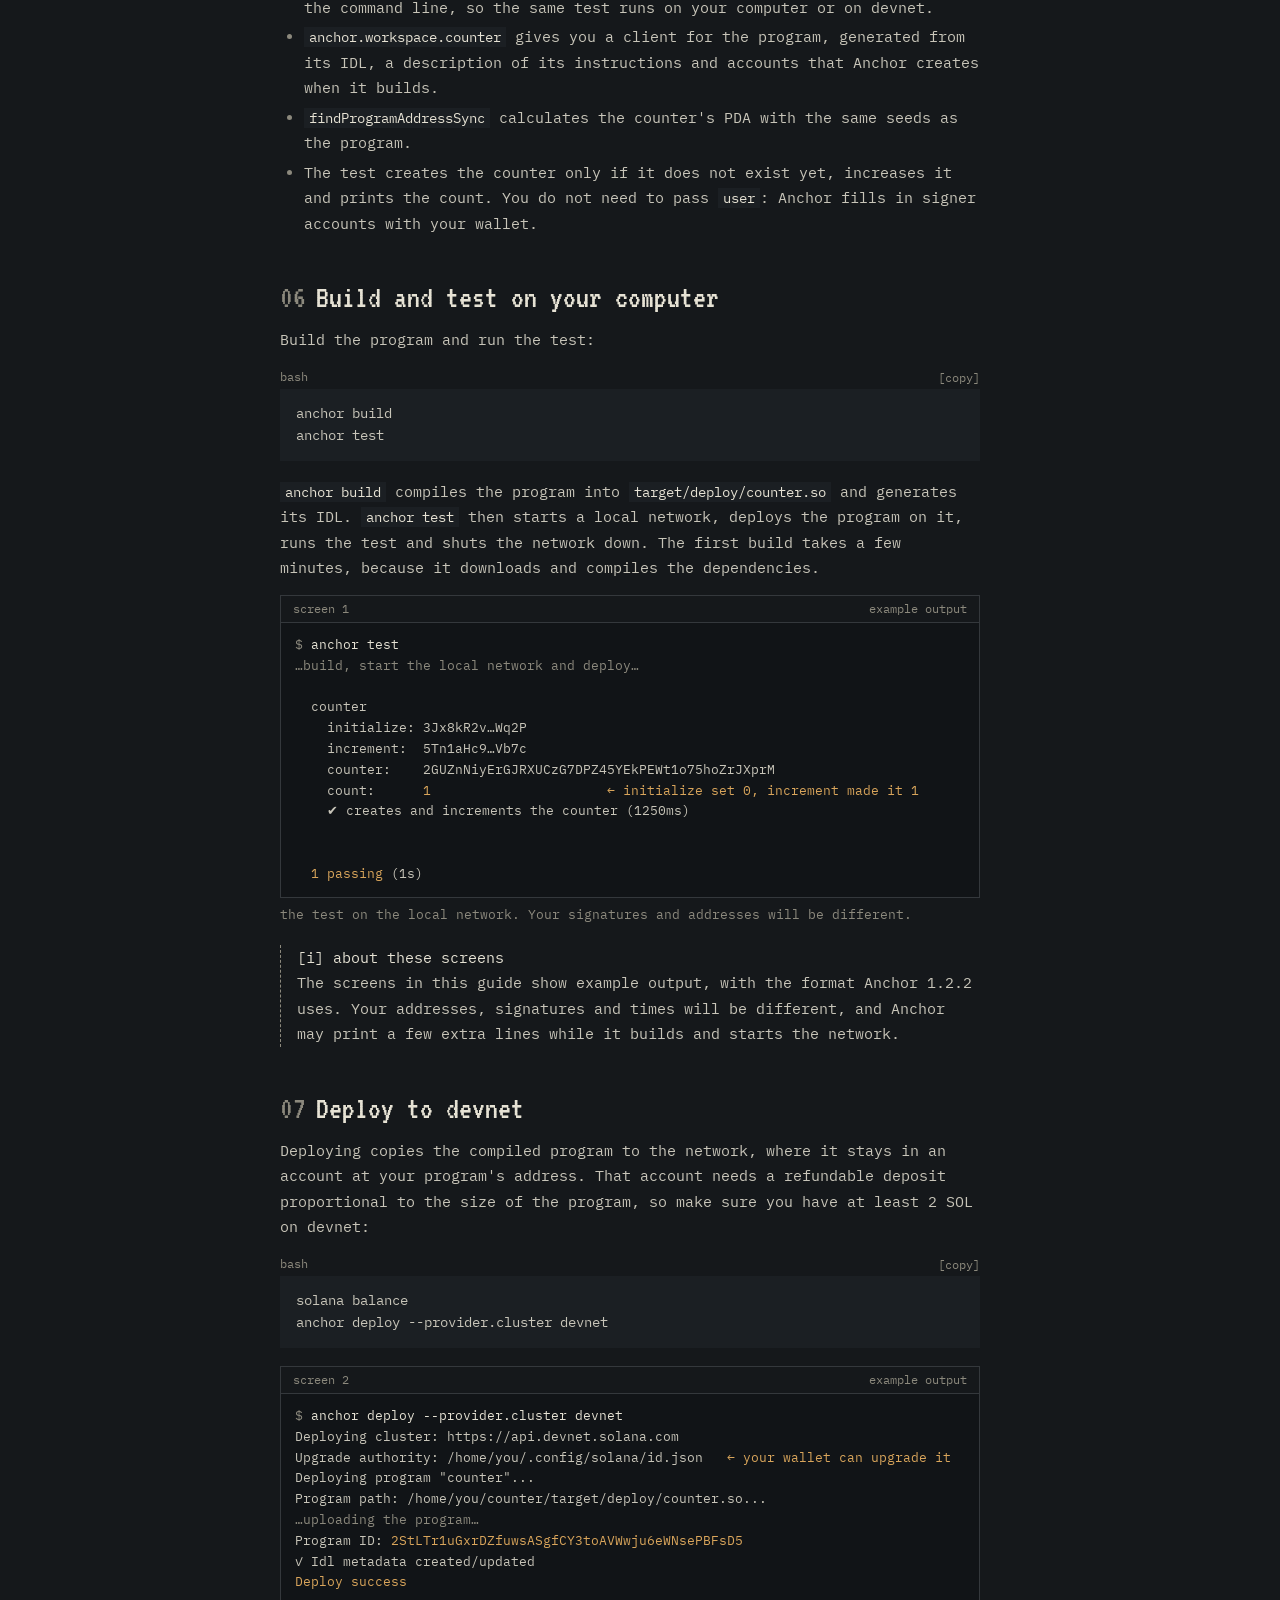
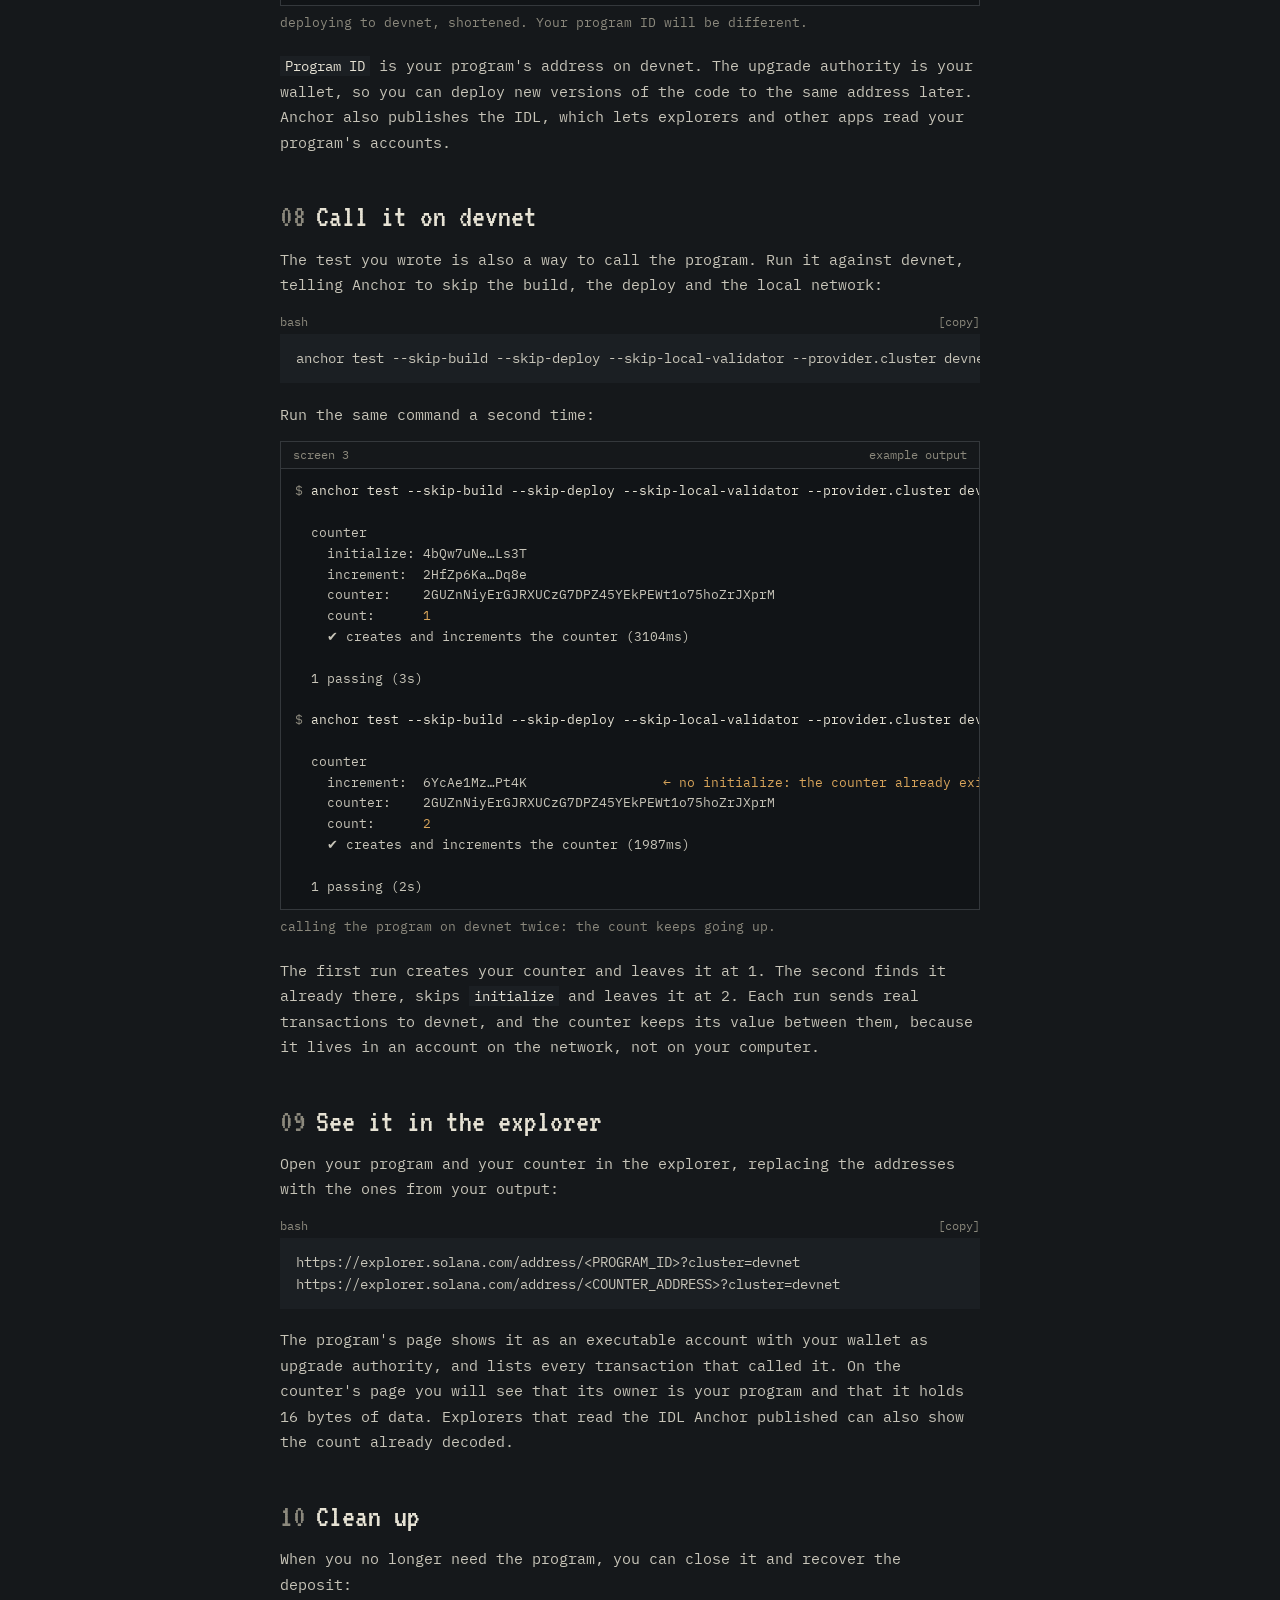
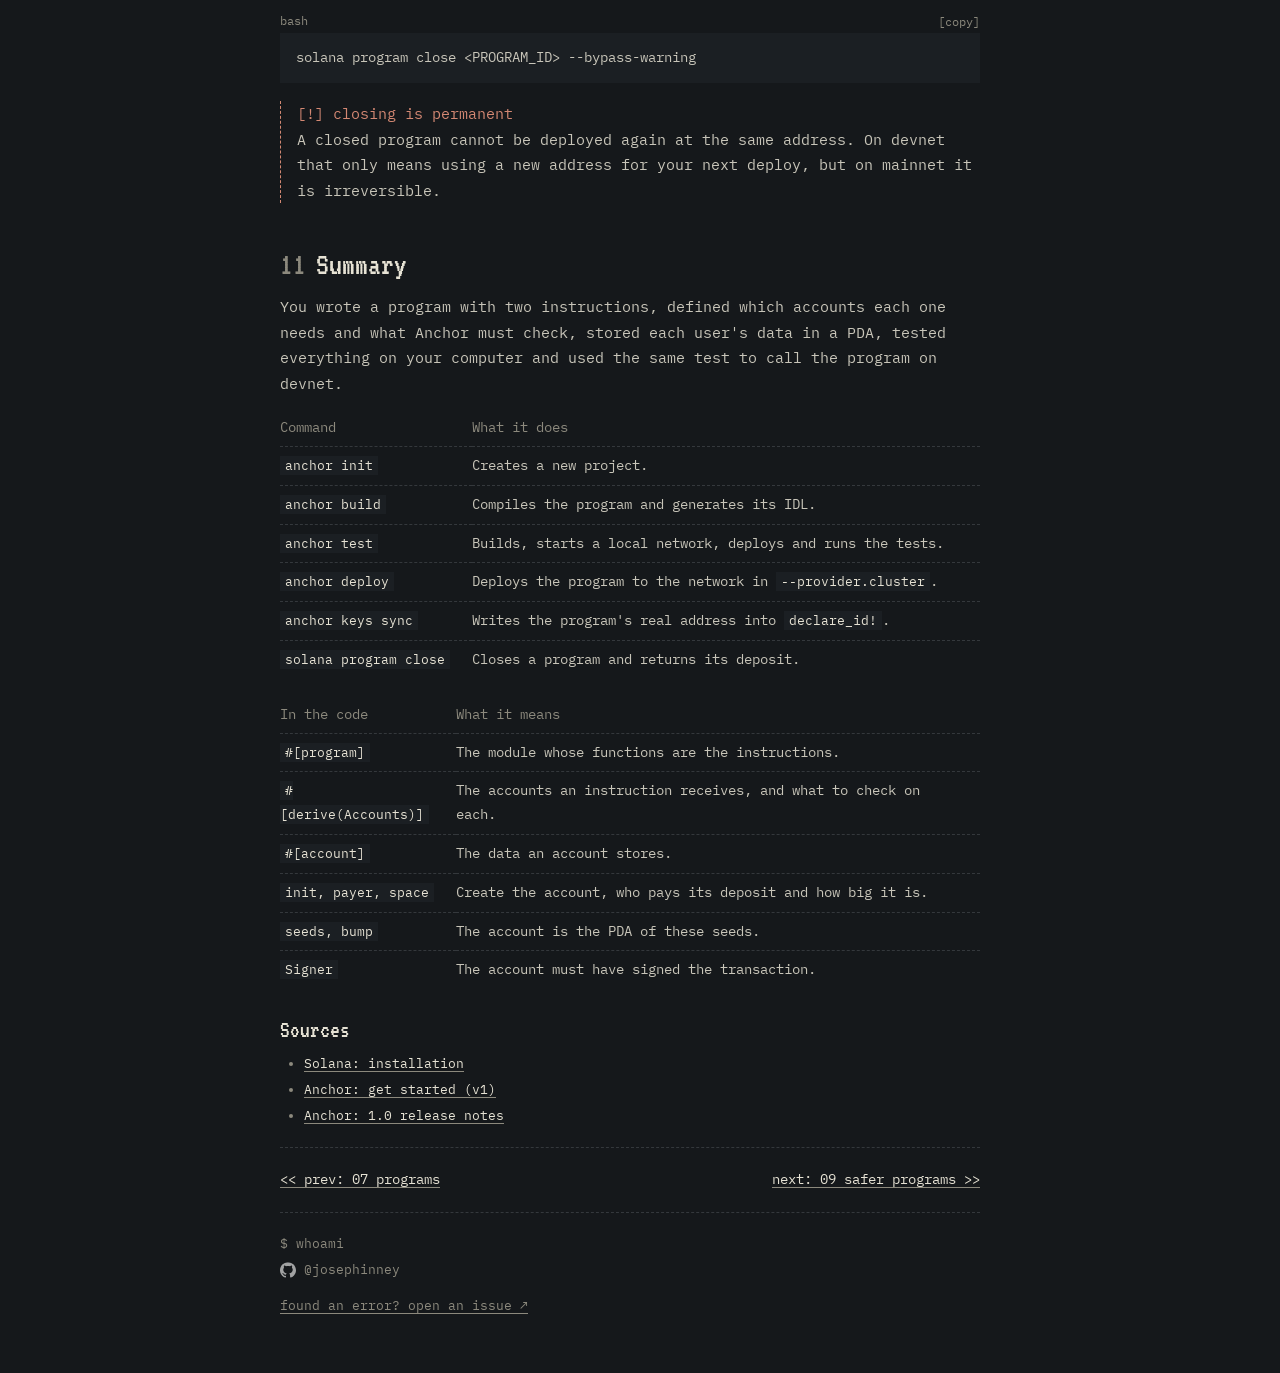
<file: articles/08-first-program-anchor.html>
<!DOCTYPE html>
<html lang="en">
<head>
<meta charset="UTF-8">
<meta name="viewport" content="width=device-width, initial-scale=1.0">
<title>Your First Program with Anchor · Solana Field Manual</title>
<link rel="icon" href="../assets/favicon.svg" type="image/svg+xml">
<link rel="icon" href="../assets/favicon-32.png" sizes="32x32" type="image/png">
<link rel="apple-touch-icon" href="../assets/apple-touch-icon.png">
<link rel="preconnect" href="https://fonts.googleapis.com">
<link rel="preconnect" href="https://fonts.gstatic.com" crossorigin>
<link href="https://fonts.googleapis.com/css2?family=IBM+Plex+Mono:ital,wght@0,400;0,600;1,400&family=VT323&display=swap" rel="stylesheet">
<link rel="stylesheet" href="../css/base.css">
<link rel="stylesheet" href="../css/layout.css">
<link rel="stylesheet" href="../css/components.css">
</head>
<body data-root="../" data-page="08">
<div class="layout">
  <aside class="side" id="sidebar" aria-label="Site index"></aside>

  <main class="content">
    <article class="article">
      <p class="meta">~/manual/08-first-program-anchor.txt</p>
      <h1>Your first program with Anchor</h1>
      <p class="lead">In this hands-on guide you write a small Solana program, a counter that each user can increase, test
        it on your computer, deploy it to devnet and call it from the terminal. Every part of the code is explained, so you
        do not need to know Rust beforehand.</p>
      <ul class="meta-list">
        <li><span class="k">level</span>beginner</li>
        <li><span class="k">prerequisites</span>a terminal on Linux, macOS or Windows with WSL</li>
        <li><span class="k">time</span>~30 min</li>
        <li><span class="k">tools</span>Anchor 1.2.2, Solana CLI, Node.js</li>
      </ul>
      <hr>

      <h2 id="s1" data-short="what we build"><span class="n">01</span>What we are going to build</h2>
      <p>The program has two instructions. <code>initialize</code> creates a counter for the user who calls it, starting at
        zero, and <code>increment</code> adds one to it. Each user gets their own counter, stored in an account whose address
        is a PDA calculated from the word <code>"counter"</code> and the user's wallet address. That way anyone can find a
        user's counter, and only that user can increase it.</p>

      <figure class="fig">
        <div class="wrap">
          <svg viewBox="0 0 720 232" role="img" aria-labelledby="f81-t"><title id="f81-t">You call the counter program. initialize creates your counter account, a PDA of counter and your wallet address, and increment adds one to it.</title><defs><marker id="f81-fg" viewBox="0 0 8 8" refX="7" refY="4" markerWidth="8" markerHeight="8" orient="auto"><path class="mk-fg" d="M0,0 L8,4 L0,8 z"/></marker><marker id="f81-am" viewBox="0 0 8 8" refX="7" refY="4" markerWidth="8" markerHeight="8" orient="auto"><path class="mk" d="M0,0 L8,4 L0,8 z"/></marker><marker id="f81-dim" viewBox="0 0 8 8" refX="7" refY="4" markerWidth="8" markerHeight="8" orient="auto"><path class="mk-dim" d="M0,0 L8,4 L0,8 z"/></marker></defs><rect class="box" x="8" y="92" width="140" height="64"/><text class="t-hi" x="20" y="122.0">YOU</text><text class="t-dim" x="20" y="140.0">wallet</text><rect class="box" x="236" y="30" width="230" height="188"/><text class="t-hi " x="248" y="54">COUNTER PROGRAM</text><line class="sep" x1="236" y1="64" x2="466" y2="64"/><text x="248" y="86">initialize</text><text x="248" y="108">  creates your counter</text><text x="248" y="130"></text><text x="248" y="152">increment</text><text x="248" y="174">  adds 1 to it</text><rect class="box" x="530" y="76" width="182" height="96"/><text class="t-hi " x="542" y="100">YOUR COUNTER</text><line class="sep" x1="530" y1="110" x2="712" y2="110"/><text x="542" y="132">count: 0 → 1 → 2</text><path class="ln-fg" d="M148,124 H235" marker-end="url(#f81-fg)"/><text class="t-dim" x="192" y="116" text-anchor="middle">calls</text><path class="ln" d="M466,124 H529" marker-end="url(#f81-am)"/><text class="t-am" x="498" y="116" text-anchor="middle">writes</text><text class="t-dim" x="621" y="196" text-anchor="middle">PDA of</text><text class="t-dim" x="621" y="214" text-anchor="middle">["counter", wallet]</text></svg>
        </div>
        <figcaption>fig. 1: what we are building.</figcaption>
      </figure>

      <p>We will use <strong>Anchor</strong>, the most widely used framework for writing Solana programs. It writes most of
        the repetitive code for you, especially the checks on the accounts each instruction receives, and it provides the
        commands to build, test and deploy.</p>

      <h2 id="s2" data-short="install"><span class="n">02</span>Install the tools</h2>
      <p>The Solana documentation offers a single command that installs everything you need: Rust, the Solana CLI, Anchor,
        Surfpool (a local Solana network for testing), Node.js and Yarn. On Windows, run it inside WSL.</p>
      <div class="code"><div class="label"><span>bash</span><button class="copy" type="button">copy</button></div>
<pre>curl --proto '=https' --tlsv1.2 -sSfL https://solana-install.solana.workers.dev | bash</pre></div>
      <p>When it finishes, close the terminal, open a new one and check the versions:</p>
      <div class="code"><div class="label"><span>bash</span><button class="copy" type="button">copy</button></div>
<pre>anchor --version
solana --version</pre></div>
      <p>This guide uses Anchor 1.2.2. If you see a different 1.x version, the steps should still work. If you have an older
        version such as 0.31 or 0.32, update it, because the project templates changed in 1.0.</p>
      <p>You also need a wallet with some SOL on devnet. If you do not have one, create it and request test SOL:</p>
      <div class="code"><div class="label"><span>bash</span><button class="copy" type="button">copy</button></div>
<pre>solana-keygen new
solana config set --url devnet
solana airdrop 2</pre></div>
      <div class="note">
        <span class="t">[i] if the airdrop fails</span>
        <p>The devnet faucet limits how many requests you can make. Use the web faucet at
          <a href="https://faucet.solana.com" target="_blank" rel="noopener">faucet.solana.com</a> instead. You will need
          about 2 SOL for the deploy in section 07.</p>
      </div>

      <h2 id="s3" data-short="create the project"><span class="n">03</span>Create the project</h2>
      <p>Anchor creates the whole project structure with one command:</p>
      <div class="code"><div class="label"><span>bash</span><button class="copy" type="button">copy</button></div>
<pre>anchor init counter --template single --test-template mocha
cd counter</pre></div>
      <p>The two options are there to keep this first project simple. <code>--template single</code> puts the whole program in
        one file, which is easier to read from top to bottom. <code>--test-template mocha</code> writes the test in
        TypeScript, so the same file can test the program on your computer and later call it on devnet.</p>

      <div class="code">
        <div class="label"><span>project tree</span><button class="copy" type="button" data-raw>copy</button></div>
<pre>counter/
├── Anchor.toml              ← project settings: network, wallet, program ID
├── programs/
│   └── counter/
│       └── src/
│           └── lib.rs       ← the program, the file you will edit
├── tests/
│   └── counter.ts           ← the test, in TypeScript
├── target/
│   └── deploy/
│       └── counter-keypair.json   ← the keypair of the program&#x27;s address
├── migrations/              ← optional scripts that run after a deploy
├── app/                     ← empty, for a future web app
├── Cargo.toml               ← Rust workspace
├── package.json             ← JavaScript dependencies for the test
├── rust-toolchain.toml      ← the Rust version for this project
├── security.json            ← contact details published with the program
└── tsconfig.json            ← TypeScript settings</pre>
      </div>

      <p>Most of the time you will only touch two files: <code>lib.rs</code>, the program, and <code>counter.ts</code>, the
        test. The file <code>counter-keypair.json</code> deserves a mention too. It holds the keypair of your program's
        address, and Anchor uses it to deploy, so keep it as you would keep a wallet.</p>

      <h2 id="s4" data-short="the program"><span class="n">04</span>The program, piece by piece</h2>
      <p>The project already comes with an example counter, but a slightly more complex one. Replace the whole content of
        <code>programs/counter/src/lib.rs</code> with this version:</p>

      <div class="code">
        <div class="label"><span>rust · programs/counter/src/lib.rs</span><button class="copy" type="button" data-raw>copy</button></div>
<pre>use anchor_lang::prelude::*;

declare_id!(&quot;2StLTr1uGxrDZfuwsASgfCY3toAVWwju6eWNsePBFsD5&quot;);

#[program]
pub mod counter {
    use super::*;

    pub fn initialize(ctx: Context&lt;Initialize&gt;) -&gt; Result&lt;()&gt; {
        ctx.accounts.counter.count = 0;
        msg!(&quot;Counter created for {}&quot;, ctx.accounts.user.key());
        Ok(())
    }

    pub fn increment(ctx: Context&lt;Increment&gt;) -&gt; Result&lt;()&gt; {
        ctx.accounts.counter.count += 1;
        msg!(&quot;Counter is now {}&quot;, ctx.accounts.counter.count);
        Ok(())
    }
}

#[derive(Accounts)]
pub struct Initialize&lt;&#x27;info&gt; {
    #[account(mut)]
    pub user: Signer&lt;&#x27;info&gt;,
    #[account(
        init,
        payer = user,
        space = 8 + Counter::INIT_SPACE,
        seeds = [b&quot;counter&quot;, user.key().as_ref()],
        bump
    )]
    pub counter: Account&lt;&#x27;info, Counter&gt;,
    pub system_program: Program&lt;&#x27;info, System&gt;,
}

#[derive(Accounts)]
pub struct Increment&lt;&#x27;info&gt; {
    pub user: Signer&lt;&#x27;info&gt;,
    #[account(
        mut,
        seeds = [b&quot;counter&quot;, user.key().as_ref()],
        bump
    )]
    pub counter: Account&lt;&#x27;info, Counter&gt;,
}

#[account]
#[derive(InitSpace)]
pub struct Counter {
    pub count: u64,
}</pre>
      </div>

      <div class="note warn">
        <span class="t">[!] keep your own program ID</span>
        <p>Before replacing the file, copy the address inside <code>declare_id!</code> from the original, and paste it back
          into the new version. Every project gets a different one, so yours will not match the one shown here. If you lose
          it, run <code>anchor keys sync</code>, which writes the correct address back into the file.</p>
      </div>

      <p>Now let's go through it in five pieces.</p>

      <h3>1. The address</h3>
      <div class="code">
        <div class="label"><span>rust</span><button class="copy" type="button" data-raw>copy</button></div>
<pre>use anchor_lang::prelude::*;

declare_id!(&quot;2StLTr1uGxrDZfuwsASgfCY3toAVWwju6eWNsePBFsD5&quot;);</pre>
      </div>
      <p>The first line imports everything Anchor provides. <code>declare_id!</code> sets the program's address, the one
        stored in <code>counter-keypair.json</code>. Anchor uses it to check that the program is running at the address it
        expects.</p>

      <h3>2. The instructions</h3>
      <div class="code">
        <div class="label"><span>rust</span><button class="copy" type="button" data-raw>copy</button></div>
<pre>#[program]
pub mod counter {
    use super::*;

    pub fn initialize(ctx: Context&lt;Initialize&gt;) -&gt; Result&lt;()&gt; {
        ctx.accounts.counter.count = 0;
        msg!(&quot;Counter created for {}&quot;, ctx.accounts.user.key());
        Ok(())
    }

    pub fn increment(ctx: Context&lt;Increment&gt;) -&gt; Result&lt;()&gt; {
        ctx.accounts.counter.count += 1;
        msg!(&quot;Counter is now {}&quot;, ctx.accounts.counter.count);
        Ok(())
    }
}</pre>
      </div>
      <p>The module marked with <code>#[program]</code> contains the instructions, and each <code>pub fn</code> becomes one
        that anyone can call. Both receive a <code>ctx</code>, the context, which holds the accounts the instruction works
        with, and both return <code>Ok(())</code> when everything went well. <code>msg!</code> writes a line in the
        transaction logs, the same logs an explorer shows.</p>
      <p>Notice how little the instructions do: one sets the number to zero and the other adds one. All the work of
        creating the account and checking that it is the right one happens in the next two pieces.</p>

      <h3>3. The accounts for initialize</h3>
      <div class="code">
        <div class="label"><span>rust</span><button class="copy" type="button" data-raw>copy</button></div>
<pre>#[derive(Accounts)]
pub struct Initialize&lt;&#x27;info&gt; {
    #[account(mut)]
    pub user: Signer&lt;&#x27;info&gt;,
    #[account(
        init,
        payer = user,
        space = 8 + Counter::INIT_SPACE,
        seeds = [b&quot;counter&quot;, user.key().as_ref()],
        bump
    )]
    pub counter: Account&lt;&#x27;info, Counter&gt;,
    pub system_program: Program&lt;&#x27;info, System&gt;,
}</pre>
      </div>
      <p>A struct marked with <code>#[derive(Accounts)]</code> lists the accounts an instruction needs, and the attributes
        on each one tell Anchor what to check before running any code:</p>
      <ul>
        <li><code>user</code> is a <code>Signer</code>: the transaction must be signed by this wallet. It is marked
          <code>mut</code> because its balance changes when it pays for the new account.</li>
        <li><code>counter</code> is created by <code>init</code>, paid for by the user (<code>payer = user</code>), with room
          for <code>space</code> bytes, at the PDA calculated from <code>seeds</code>. <code>bump</code> asks Anchor to find
          the bump that makes the address valid.</li>
        <li><code>system_program</code> is required because creating an account is a job for the System Program, which
          Anchor calls for you.</li>
      </ul>

      <h3>4. The accounts for increment</h3>
      <div class="code">
        <div class="label"><span>rust</span><button class="copy" type="button" data-raw>copy</button></div>
<pre>#[derive(Accounts)]
pub struct Increment&lt;&#x27;info&gt; {
    pub user: Signer&lt;&#x27;info&gt;,
    #[account(
        mut,
        seeds = [b&quot;counter&quot;, user.key().as_ref()],
        bump
    )]
    pub counter: Account&lt;&#x27;info, Counter&gt;,
}</pre>
      </div>
      <p>Here <code>counter</code> is not created but modified, so it is marked <code>mut</code>. The seeds include the
        address of the signer, which is what guarantees that each user can only increase their own counter. If someone
        passes another person's counter, Anchor calculates the PDA from the signer's address, sees that it does not match and
        rejects the transaction before <code>increment</code> runs.</p>

      <h3>5. The data</h3>
      <div class="code">
        <div class="label"><span>rust</span><button class="copy" type="button" data-raw>copy</button></div>
<pre>#[account]
#[derive(InitSpace)]
pub struct Counter {
    pub count: u64,
}</pre>
      </div>
      <p><code>#[account]</code> defines what a counter account stores: a single number, <code>count</code>, of type
        <code>u64</code>, an unsigned integer of 8 bytes. <code>InitSpace</code> calculates that size for you, and that is
        where the <code>space</code> in piece 3 comes from:</p>

      <figure class="fig">
        <div class="wrap">
          <svg viewBox="0 0 720 172" role="img" aria-labelledby="f82-t"><title id="f82-t">The counter account holds 16 bytes: 8 bytes of discriminator added by Anchor and 8 bytes for the count.</title><defs><marker id="f82-fg" viewBox="0 0 8 8" refX="7" refY="4" markerWidth="8" markerHeight="8" orient="auto"><path class="mk-fg" d="M0,0 L8,4 L0,8 z"/></marker><marker id="f82-am" viewBox="0 0 8 8" refX="7" refY="4" markerWidth="8" markerHeight="8" orient="auto"><path class="mk" d="M0,0 L8,4 L0,8 z"/></marker><marker id="f82-dim" viewBox="0 0 8 8" refX="7" refY="4" markerWidth="8" markerHeight="8" orient="auto"><path class="mk-dim" d="M0,0 L8,4 L0,8 z"/></marker></defs><text class="t-dim" x="24" y="18">the 16 bytes of data in your counter account</text><rect class="cell" x="24" y="28" width="40" height="40"/><text class="t-dim" x="44.0" y="53" text-anchor="middle">0</text><rect class="cell" x="64" y="28" width="40" height="40"/><text class="t-dim" x="84.0" y="53" text-anchor="middle">1</text><rect class="cell" x="104" y="28" width="40" height="40"/><text class="t-dim" x="124.0" y="53" text-anchor="middle">2</text><rect class="cell" x="144" y="28" width="40" height="40"/><text class="t-dim" x="164.0" y="53" text-anchor="middle">3</text><rect class="cell" x="184" y="28" width="40" height="40"/><text class="t-dim" x="204.0" y="53" text-anchor="middle">4</text><rect class="cell" x="224" y="28" width="40" height="40"/><text class="t-dim" x="244.0" y="53" text-anchor="middle">5</text><rect class="cell" x="264" y="28" width="40" height="40"/><text class="t-dim" x="284.0" y="53" text-anchor="middle">6</text><rect class="cell" x="304" y="28" width="40" height="40"/><text class="t-dim" x="324.0" y="53" text-anchor="middle">7</text><rect class="cell f" x="344" y="28" width="40" height="40" style="stroke:var(--amber)"/><text class="t-dim" x="364.0" y="53" text-anchor="middle">8</text><rect class="cell f" x="384" y="28" width="40" height="40" style="stroke:var(--amber)"/><text class="t-dim" x="404.0" y="53" text-anchor="middle">9</text><rect class="cell f" x="424" y="28" width="40" height="40" style="stroke:var(--amber)"/><text class="t-dim" x="444.0" y="53" text-anchor="middle">10</text><rect class="cell f" x="464" y="28" width="40" height="40" style="stroke:var(--amber)"/><text class="t-dim" x="484.0" y="53" text-anchor="middle">11</text><rect class="cell f" x="504" y="28" width="40" height="40" style="stroke:var(--amber)"/><text class="t-dim" x="524.0" y="53" text-anchor="middle">12</text><rect class="cell f" x="544" y="28" width="40" height="40" style="stroke:var(--amber)"/><text class="t-dim" x="564.0" y="53" text-anchor="middle">13</text><rect class="cell f" x="584" y="28" width="40" height="40" style="stroke:var(--amber)"/><text class="t-dim" x="604.0" y="53" text-anchor="middle">14</text><rect class="cell f" x="624" y="28" width="40" height="40" style="stroke:var(--amber)"/><text class="t-dim" x="644.0" y="53" text-anchor="middle">15</text><path class="ax" d="M24,78 V84 H344 V78"/><path class="ax" d="M344,78 V84 H664 V78"/><text x="184" y="104" text-anchor="middle">discriminator</text><text class="t-dim" x="184" y="122" text-anchor="middle">added by Anchor: "this is a Counter"</text><text class="t-am" x="504" y="104" text-anchor="middle">count (u64)</text><text class="t-dim" x="504" y="122" text-anchor="middle">your number</text><text x="360" y="160" text-anchor="middle">space = 8 + Counter::INIT_SPACE = 8 + 8 = 16 bytes</text></svg>
        </div>
        <figcaption>fig. 2: the data inside a counter account.</figcaption>
      </figure>

      <p>The first 8 bytes are the <strong>discriminator</strong>, a fixed value Anchor writes at the start of every account
        it creates so it can tell what kind of data an account holds. That is why <code>space</code> is always
        <code>8 +</code> the size of your data.</p>

      <h2 id="s5" data-short="the test"><span class="n">05</span>The test</h2>
      <p>Replace the content of <code>tests/counter.ts</code> with this:</p>

      <div class="code">
        <div class="label"><span>typescript · tests/counter.ts</span><button class="copy" type="button" data-raw>copy</button></div>
<pre>import * as anchor from &quot;@anchor-lang/core&quot;;
import { Program } from &quot;@anchor-lang/core&quot;;
import { Counter } from &quot;../target/types/counter&quot;;

describe(&quot;counter&quot;, () =&gt; {
  const provider = anchor.AnchorProvider.env();
  anchor.setProvider(provider);
  const program = anchor.workspace.counter as Program&lt;Counter&gt;;

<span class="c">  // The address of this wallet&#x27;s counter: the PDA of [&quot;counter&quot;, wallet]</span>
  const [counter] = anchor.web3.PublicKey.findProgramAddressSync(
    [Buffer.from(&quot;counter&quot;), provider.wallet.publicKey.toBuffer()],
    program.programId
  );

  it(&quot;creates and increments the counter&quot;, async () =&gt; {
<span class="c">    // Create the counter only the first time</span>
    const existing = await program.account.counter.fetchNullable(counter);
    if (!existing) {
      const tx = await program.methods.initialize().accountsPartial({ counter }).rpc();
      console.log(&quot;    initialize:&quot;, tx);
    }

    const tx = await program.methods.increment().accountsPartial({ counter }).rpc();
    console.log(&quot;    increment: &quot;, tx);

    const account = await program.account.counter.fetch(counter);
    console.log(&quot;    counter:   &quot;, counter.toBase58());
    console.log(&quot;    count:     &quot;, account.count.toString());
  });
});</pre>
      </div>

      <p>Reading from the top:</p>
      <ul>
        <li><code>AnchorProvider.env()</code> loads the network and the wallet from <code>Anchor.toml</code> and the command
          line, so the same test runs on your computer or on devnet.</li>
        <li><code>anchor.workspace.counter</code> gives you a client for the program, generated from its IDL, a description
          of its instructions and accounts that Anchor creates when it builds.</li>
        <li><code>findProgramAddressSync</code> calculates the counter's PDA with the same seeds as the program.</li>
        <li>The test creates the counter only if it does not exist yet, increases it and prints the count. You do not need to
          pass <code>user</code>: Anchor fills in signer accounts with your wallet.</li>
      </ul>

      <h2 id="s6" data-short="build and test"><span class="n">06</span>Build and test on your computer</h2>
      <p>Build the program and run the test:</p>
      <div class="code"><div class="label"><span>bash</span><button class="copy" type="button">copy</button></div>
<pre>anchor build
anchor test</pre></div>
      <p><code>anchor build</code> compiles the program into <code>target/deploy/counter.so</code> and generates its IDL.
        <code>anchor test</code> then starts a local network, deploys the program on it, runs the test and shuts the network
        down. The first build takes a few minutes, because it downloads and compiles the dependencies.</p>

      <figure class="term">
        <div class="term-bar"><span>screen 1</span><span>example output</span></div>
<pre><span class="pr">$</span> <span class="cmd">anchor test</span>
<span class="pr">…build, start the local network and deploy…</span>

  counter
    initialize: 3Jx8kR2v…Wq2P
    increment:  5Tn1aHc9…Vb7c
    counter:    2GUZnNiyErGJRXUCzG7DPZ45YEkPEWt1o75hoZrJXprM
    count:      <span class="hl">1</span>                      <span class="ann">← initialize set 0, increment made it 1</span>
    ✔ creates and increments the counter (1250ms)


  <span class="hl">1 passing</span> (1s)</pre>
        <figcaption>the test on the local network. Your signatures and addresses will be different.</figcaption>
      </figure>

      <div class="note">
        <span class="t">[i] about these screens</span>
        <p>The screens in this guide show example output, with the format Anchor 1.2.2 uses. Your addresses, signatures and
          times will be different, and Anchor may print a few extra lines while it builds and starts the network.</p>
      </div>

      <h2 id="s7" data-short="deploy"><span class="n">07</span>Deploy to devnet</h2>
      <p>Deploying copies the compiled program to the network, where it stays in an account at your program's address. That
        account needs a refundable deposit proportional to the size of the program, so make sure you have at least 2 SOL on
        devnet:</p>
      <div class="code"><div class="label"><span>bash</span><button class="copy" type="button">copy</button></div>
<pre>solana balance
anchor deploy --provider.cluster devnet</pre></div>

      <figure class="term">
        <div class="term-bar"><span>screen 2</span><span>example output</span></div>
<pre><span class="pr">$</span> <span class="cmd">anchor deploy --provider.cluster devnet</span>
Deploying cluster: https://api.devnet.solana.com
Upgrade authority: /home/you/.config/solana/id.json   <span class="ann">← your wallet can upgrade it</span>
Deploying program "counter"...
Program path: /home/you/counter/target/deploy/counter.so...
<span class="pr">…uploading the program…</span>
Program ID: <span class="hl">2StLTr1uGxrDZfuwsASgfCY3toAVWwju6eWNsePBFsD5</span>
✓ Idl metadata created/updated
<span class="hl">Deploy success</span></pre>
        <figcaption>deploying to devnet, shortened. Your program ID will be different.</figcaption>
      </figure>

      <p><code>Program ID</code> is your program's address on devnet. The upgrade authority is your wallet, so you can deploy
        new versions of the code to the same address later. Anchor also publishes the IDL, which lets explorers and other
        apps read your program's accounts.</p>

      <h2 id="s8" data-short="call it"><span class="n">08</span>Call it on devnet</h2>
      <p>The test you wrote is also a way to call the program. Run it against devnet, telling Anchor to skip the build, the
        deploy and the local network:</p>
      <div class="code"><div class="label"><span>bash</span><button class="copy" type="button">copy</button></div>
<pre>anchor test --skip-build --skip-deploy --skip-local-validator --provider.cluster devnet</pre></div>
      <p>Run the same command a second time:</p>

      <figure class="term">
        <div class="term-bar"><span>screen 3</span><span>example output</span></div>
<pre><span class="pr">$</span> <span class="cmd">anchor test --skip-build --skip-deploy --skip-local-validator --provider.cluster devnet</span>

  counter
    initialize: 4bQw7uNe…Ls3T
    increment:  2HfZp6Ka…Dq8e
    counter:    2GUZnNiyErGJRXUCzG7DPZ45YEkPEWt1o75hoZrJXprM
    count:      <span class="hl">1</span>
    ✔ creates and increments the counter (3104ms)

  1 passing (3s)

<span class="pr">$</span> <span class="cmd">anchor test --skip-build --skip-deploy --skip-local-validator --provider.cluster devnet</span>

  counter
    increment:  6YcAe1Mz…Pt4K                 <span class="ann">← no initialize: the counter already exists</span>
    counter:    2GUZnNiyErGJRXUCzG7DPZ45YEkPEWt1o75hoZrJXprM
    count:      <span class="hl">2</span>
    ✔ creates and increments the counter (1987ms)

  1 passing (2s)</pre>
        <figcaption>calling the program on devnet twice: the count keeps going up.</figcaption>
      </figure>

      <p>The first run creates your counter and leaves it at 1. The second finds it already there, skips
        <code>initialize</code> and leaves it at 2. Each run sends real transactions to devnet, and the counter keeps its
        value between them, because it lives in an account on the network, not on your computer.</p>

      <h2 id="s9" data-short="explorer"><span class="n">09</span>See it in the explorer</h2>
      <p>Open your program and your counter in the explorer, replacing the addresses with the ones from your output:</p>
      <div class="code"><div class="label"><span>bash</span><button class="copy" type="button" data-raw>copy</button></div>
<pre>https://explorer.solana.com/address/&lt;PROGRAM_ID&gt;?cluster=devnet
https://explorer.solana.com/address/&lt;COUNTER_ADDRESS&gt;?cluster=devnet</pre></div>
      <p>The program's page shows it as an executable account with your wallet as upgrade authority, and lists every
        transaction that called it. On the counter's page you will see that its owner is your program and that it holds 16
        bytes of data. Explorers that read the IDL Anchor published can also show the count already decoded.</p>

      <h2 id="s10" data-short="clean up"><span class="n">10</span>Clean up</h2>
      <p>When you no longer need the program, you can close it and recover the deposit:</p>
      <div class="code"><div class="label"><span>bash</span><button class="copy" type="button" data-raw>copy</button></div>
<pre>solana program close &lt;PROGRAM_ID&gt; --bypass-warning</pre></div>
      <div class="note crit">
        <span class="t">[!] closing is permanent</span>
        <p>A closed program cannot be deployed again at the same address. On devnet that only means using a new address
          for your next deploy, but on mainnet it is irreversible.</p>
      </div>

      <h2 id="s11" data-short="summary"><span class="n">11</span>Summary</h2>
      <p>You wrote a program with two instructions, defined which accounts each one needs and what Anchor must check, stored
        each user's data in a PDA, tested everything on your computer and used the same test to call the program on devnet.</p>
      <div class="tbl"><table>
        <thead><tr><th>Command</th><th>What it does</th></tr></thead>
        <tbody>
          <tr><td><code>anchor init</code></td><td>Creates a new project.</td></tr>
          <tr><td><code>anchor build</code></td><td>Compiles the program and generates its IDL.</td></tr>
          <tr><td><code>anchor test</code></td><td>Builds, starts a local network, deploys and runs the tests.</td></tr>
          <tr><td><code>anchor deploy</code></td><td>Deploys the program to the network in <code>--provider.cluster</code>.</td></tr>
          <tr><td><code>anchor keys sync</code></td><td>Writes the program's real address into <code>declare_id!</code>.</td></tr>
          <tr><td><code>solana program close</code></td><td>Closes a program and returns its deposit.</td></tr>
        </tbody>
      </table></div>
      <div class="tbl"><table>
        <thead><tr><th>In the code</th><th>What it means</th></tr></thead>
        <tbody>
          <tr><td><code>#[program]</code></td><td>The module whose functions are the instructions.</td></tr>
          <tr><td><code>#[derive(Accounts)]</code></td><td>The accounts an instruction receives, and what to check on each.</td></tr>
          <tr><td><code>#[account]</code></td><td>The data an account stores.</td></tr>
          <tr><td><code>init, payer, space</code></td><td>Create the account, who pays its deposit and how big it is.</td></tr>
          <tr><td><code>seeds, bump</code></td><td>The account is the PDA of these seeds.</td></tr>
          <tr><td><code>Signer</code></td><td>The account must have signed the transaction.</td></tr>
        </tbody>
      </table></div>

      <h3>Sources</h3>
      <ul class="meta">
        <li><a href="https://solana.com/docs/intro/installation" target="_blank" rel="noopener">Solana: installation</a></li>
        <li><a href="https://v2.anchor-lang.com/docs/v1/get-started/" target="_blank" rel="noopener">Anchor: get started (v1)</a></li>
        <li><a href="https://www.anchor-lang.com/docs/updates/release-notes/1-0-0" target="_blank" rel="noopener">Anchor: 1.0 release notes</a></li>
      </ul>
    </article>

    <hr>
    <nav class="pager" id="pager" aria-label="Previous and next"></nav>
    <hr>
    <footer id="site-footer"></footer>
  </main>
</div>

<script src="../data/articles.js" defer></script>
<script src="../js/helpers/clock.js" defer></script>
<script src="../js/helpers/sidebar.js" defer></script>
<script src="../js/helpers/footer.js" defer></script>
<script src="../js/helpers/scroll-spy.js" defer></script>
<script src="../js/helpers/copy-code.js" defer></script>
<script src="../js/helpers/highlight.js" defer></script>
<script src="../js/helpers/glossary-filter.js" defer></script>
<script src="../js/main.js" defer></script>
</body>
</html>
</file>
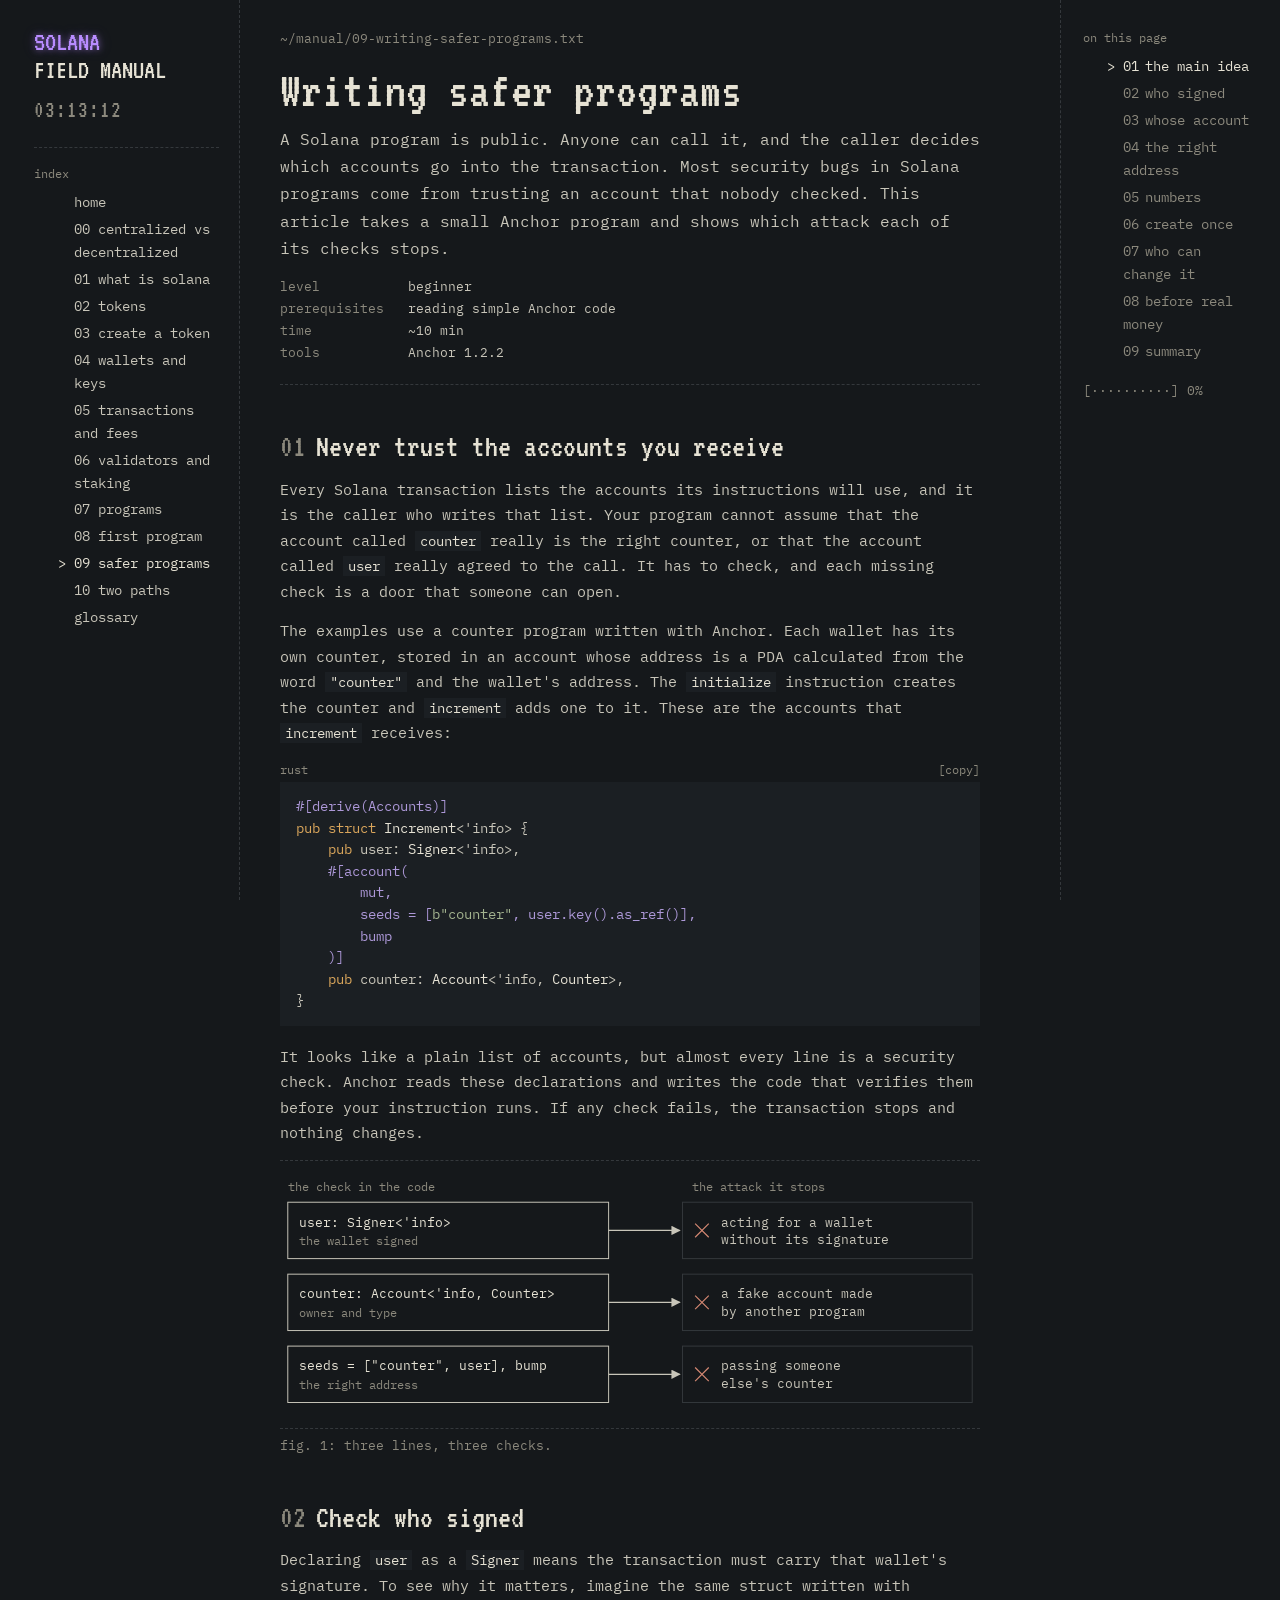
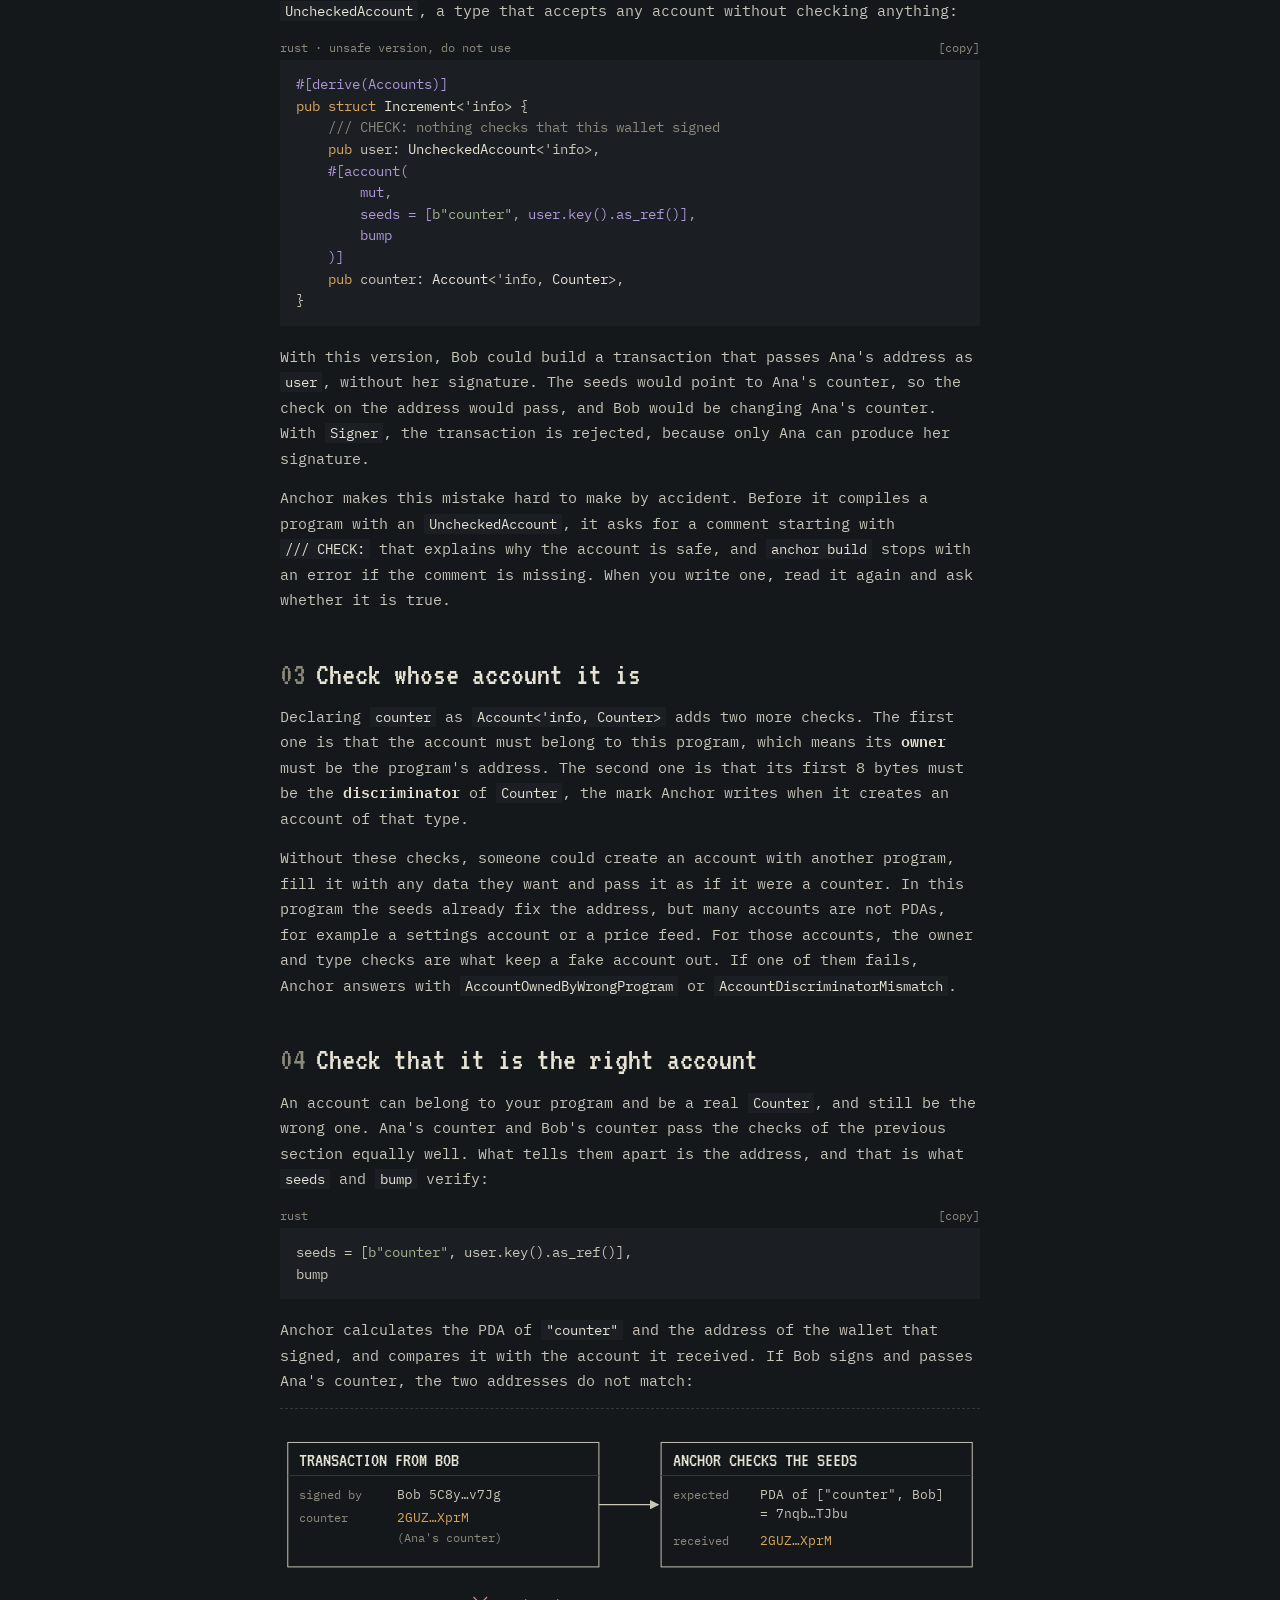
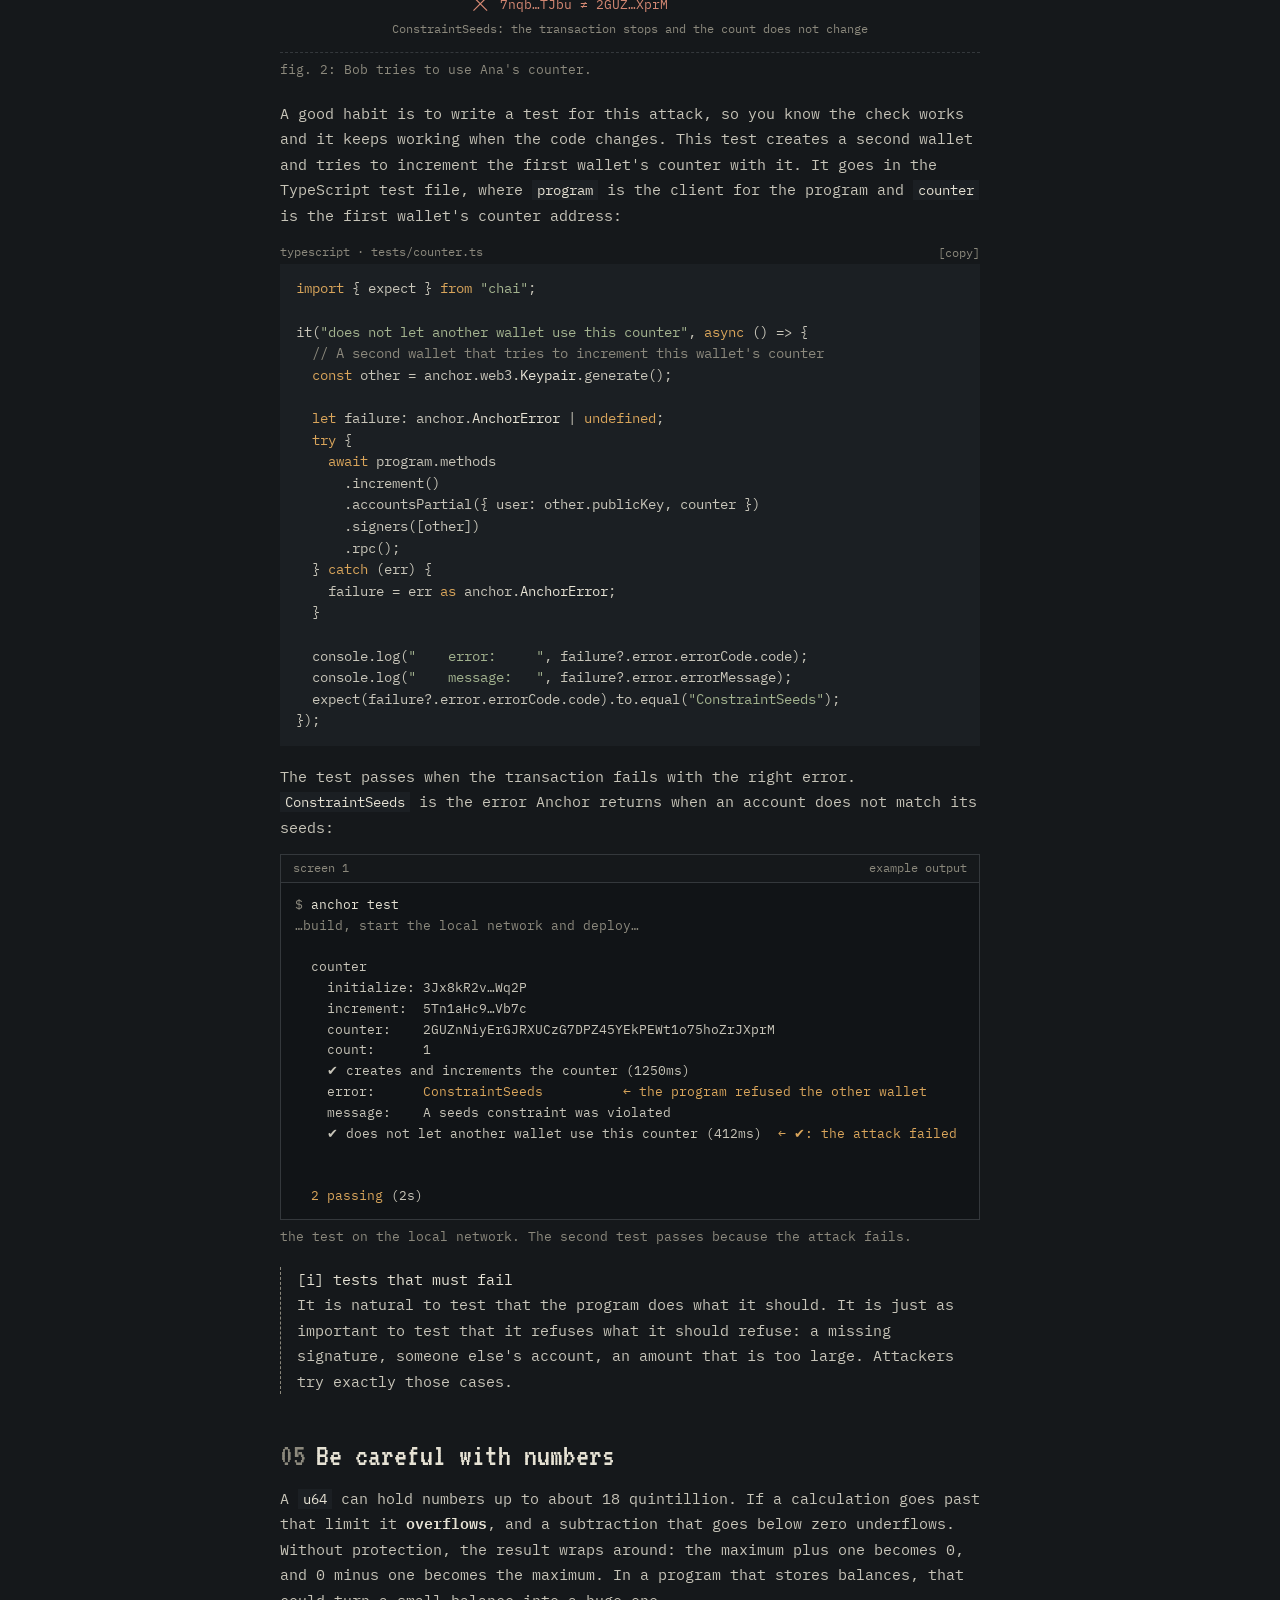
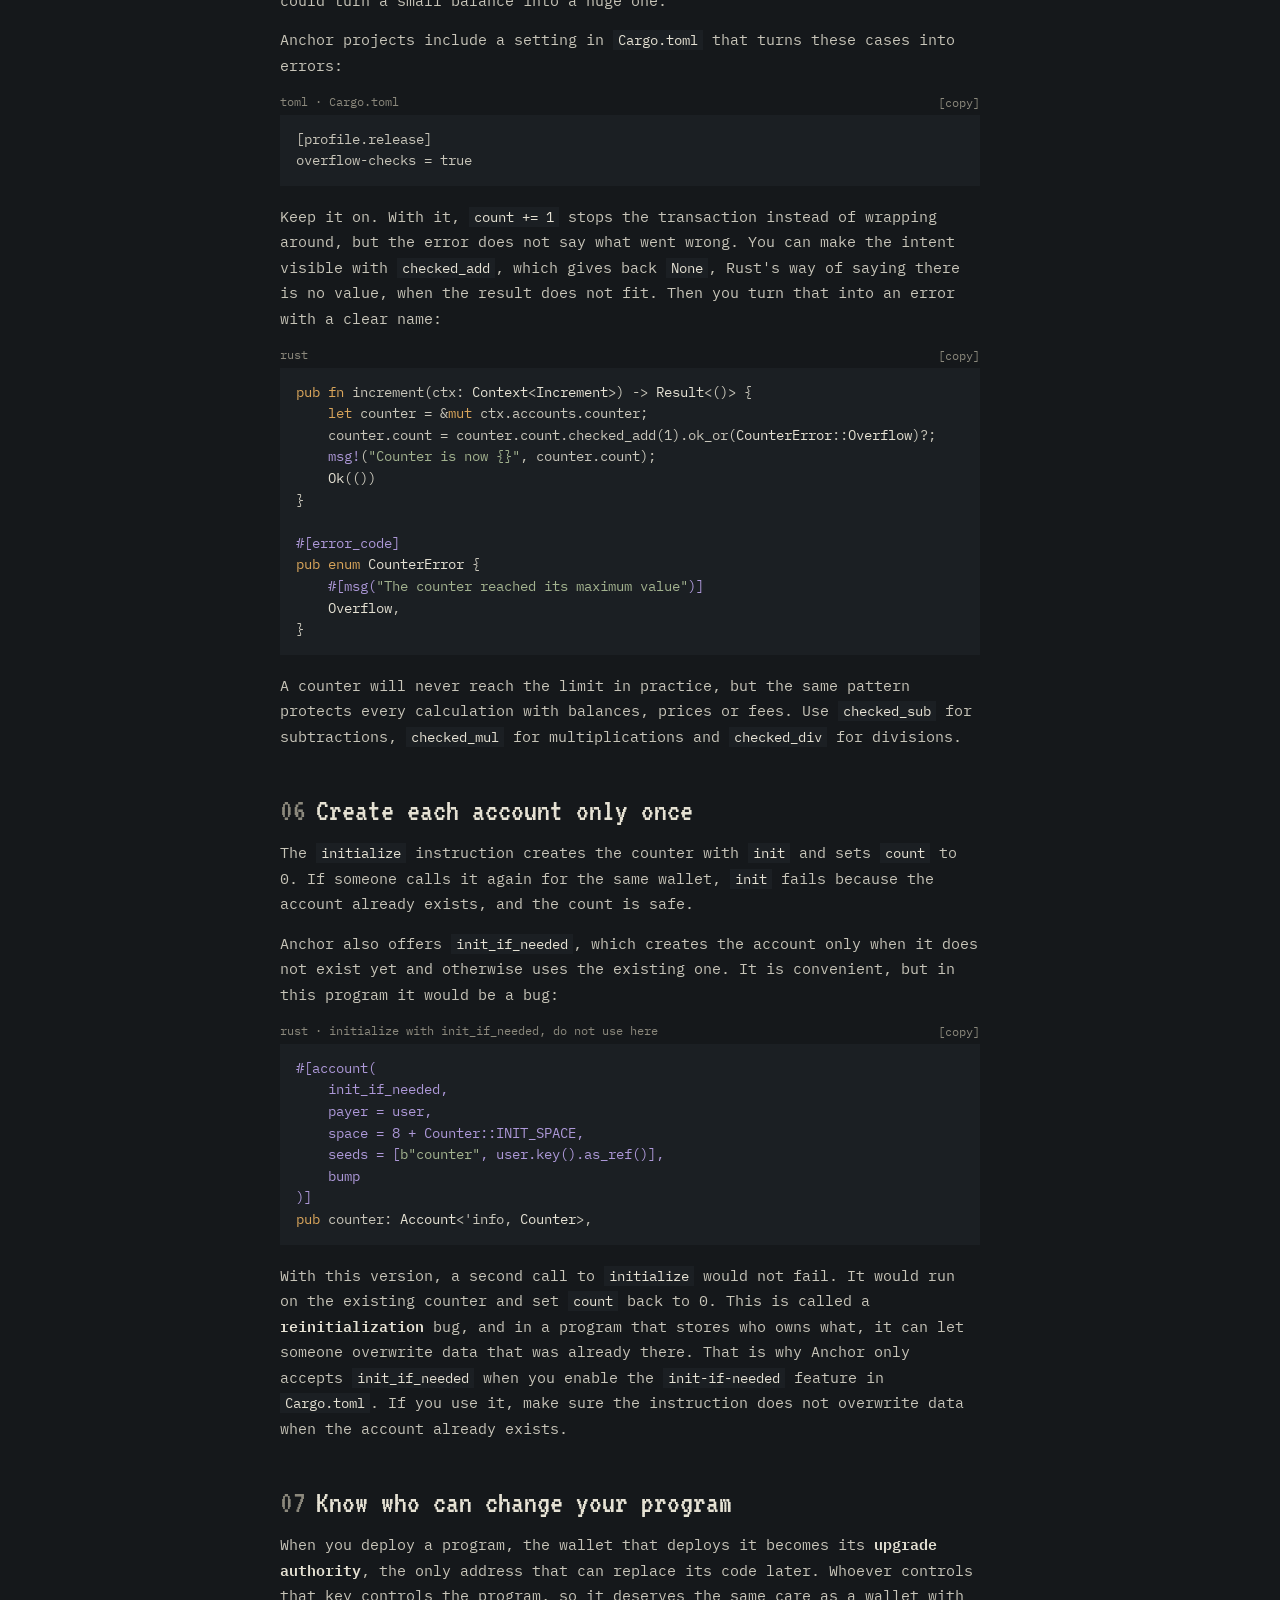
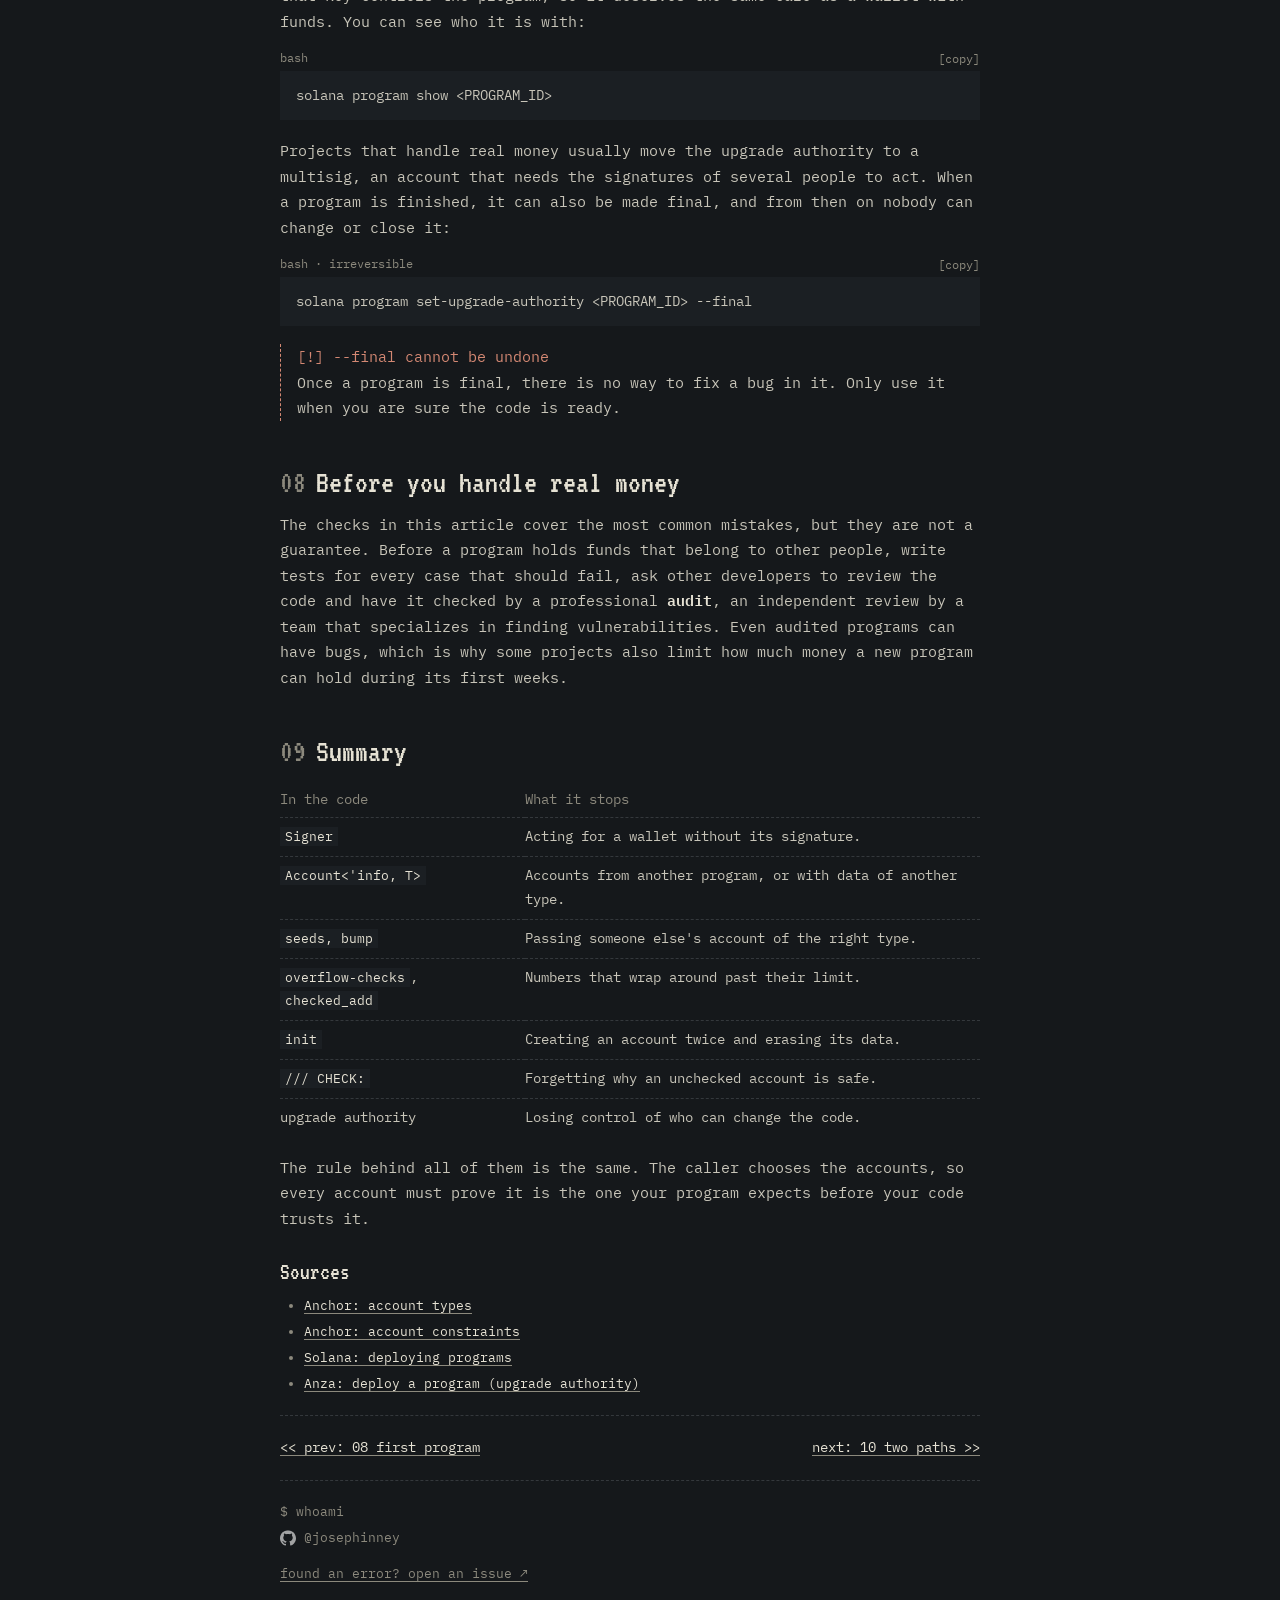
<file: articles/09-writing-safer-programs.html>
<!DOCTYPE html>
<html lang="en">
<head>
<meta charset="UTF-8">
<meta name="viewport" content="width=device-width, initial-scale=1.0">
<title>Writing Safer Programs · Solana Field Manual</title>
<link rel="icon" href="../assets/favicon.svg" type="image/svg+xml">
<link rel="icon" href="../assets/favicon-32.png" sizes="32x32" type="image/png">
<link rel="apple-touch-icon" href="../assets/apple-touch-icon.png">
<link rel="preconnect" href="https://fonts.googleapis.com">
<link rel="preconnect" href="https://fonts.gstatic.com" crossorigin>
<link href="https://fonts.googleapis.com/css2?family=IBM+Plex+Mono:ital,wght@0,400;0,600;1,400&family=VT323&display=swap" rel="stylesheet">
<link rel="stylesheet" href="../css/base.css">
<link rel="stylesheet" href="../css/layout.css">
<link rel="stylesheet" href="../css/components.css">
</head>
<body data-root="../" data-page="09">
<div class="layout">
  <aside class="side" id="sidebar" aria-label="Site index"></aside>

  <main class="content">
    <article class="article">
      <p class="meta">~/manual/09-writing-safer-programs.txt</p>
      <h1>Writing safer programs</h1>
      <p class="lead">A Solana program is public. Anyone can call it, and the caller decides which accounts go into the
        transaction. Most security bugs in Solana programs come from trusting an account that nobody checked. This article
        takes a small Anchor program and shows which attack each of its checks stops.</p>
      <ul class="meta-list">
        <li><span class="k">level</span>beginner</li>
        <li><span class="k">prerequisites</span>reading simple Anchor code</li>
        <li><span class="k">time</span>~10 min</li>
        <li><span class="k">tools</span>Anchor 1.2.2</li>
      </ul>
      <hr>

      <h2 id="s1" data-short="the main idea"><span class="n">01</span>Never trust the accounts you receive</h2>
      <p>Every Solana transaction lists the accounts its instructions will use, and it is the caller who writes that list.
        Your program cannot assume that the account called <code>counter</code> really is the right counter, or that the
        account called <code>user</code> really agreed to the call. It has to check, and each missing check is a door that
        someone can open.</p>
      <p>The examples use a counter program written with Anchor. Each wallet has its own counter, stored in an account whose
        address is a PDA calculated from the word <code>"counter"</code> and the wallet's address. The
        <code>initialize</code> instruction creates the counter and <code>increment</code> adds one to it. These are the
        accounts that <code>increment</code> receives:</p>

      <div class="code">
        <div class="label"><span>rust</span><button class="copy" type="button" data-raw>copy</button></div>
<pre>#[derive(Accounts)]
pub struct Increment&lt;&#x27;info&gt; {
    pub user: Signer&lt;&#x27;info&gt;,
    #[account(
        mut,
        seeds = [b&quot;counter&quot;, user.key().as_ref()],
        bump
    )]
    pub counter: Account&lt;&#x27;info, Counter&gt;,
}</pre>
      </div>

      <p>It looks like a plain list of accounts, but almost every line is a security check. Anchor reads these declarations
        and writes the code that verifies them before your instruction runs. If any check fails, the transaction stops and
        nothing changes.</p>

      <figure class="fig">
        <div class="wrap">
          <svg viewBox="0 0 720 254" role="img" aria-labelledby="f91-t"><title id="f91-t">Each line of the Increment accounts is a check. Signer stops acting for a wallet without its signature, Account stops fake accounts from other programs, and the seeds stop passing someone else's counter.</title><defs><marker id="f91-fg" viewBox="0 0 8 8" refX="7" refY="4" markerWidth="8" markerHeight="8" orient="auto"><path class="mk-fg" d="M0,0 L8,4 L0,8 z"/></marker><marker id="f91-am" viewBox="0 0 8 8" refX="7" refY="4" markerWidth="8" markerHeight="8" orient="auto"><path class="mk" d="M0,0 L8,4 L0,8 z"/></marker><marker id="f91-dim" viewBox="0 0 8 8" refX="7" refY="4" markerWidth="8" markerHeight="8" orient="auto"><path class="mk-dim" d="M0,0 L8,4 L0,8 z"/></marker></defs><text class="t-dim" x="8" y="16">the check in the code</text><text class="t-dim" x="424" y="16">the attack it stops</text><rect class="box" x="8" y="28" width="330" height="58"/><text class="t-code" x="20" y="53">user: Signer&lt;'info&gt;</text><text class="t-dim" x="20" y="72">the wallet signed</text><path class="ln-fg" d="M338,57 H411" marker-end="url(#f91-fg)"/><rect class="box dim" x="414" y="28" width="298" height="58"/><path class="ln-red solid" d="M427,50 L441,64 M441,50 L427,64"/><text x="454" y="53">acting for a wallet</text><text x="454" y="71">without its signature</text><rect class="box" x="8" y="102" width="330" height="58"/><text class="t-code" x="20" y="127">counter: Account&lt;'info, Counter&gt;</text><text class="t-dim" x="20" y="146">owner and type</text><path class="ln-fg" d="M338,131 H411" marker-end="url(#f91-fg)"/><rect class="box dim" x="414" y="102" width="298" height="58"/><path class="ln-red solid" d="M427,124 L441,138 M441,124 L427,138"/><text x="454" y="127">a fake account made</text><text x="454" y="145">by another program</text><rect class="box" x="8" y="176" width="330" height="58"/><text class="t-code" x="20" y="201">seeds = ["counter", user], bump</text><text class="t-dim" x="20" y="220">the right address</text><path class="ln-fg" d="M338,205 H411" marker-end="url(#f91-fg)"/><rect class="box dim" x="414" y="176" width="298" height="58"/><path class="ln-red solid" d="M427,198 L441,212 M441,198 L427,212"/><text x="454" y="201">passing someone</text><text x="454" y="219">else's counter</text></svg>
        </div>
        <figcaption>fig. 1: three lines, three checks.</figcaption>
      </figure>

      <h2 id="s2" data-short="who signed"><span class="n">02</span>Check who signed</h2>
      <p>Declaring <code>user</code> as a <code>Signer</code> means the transaction must carry that wallet's signature. To
        see why it matters, imagine the same struct written with <code>UncheckedAccount</code>, a type that accepts any
        account without checking anything:</p>

      <div class="code">
        <div class="label"><span>rust · unsafe version, do not use</span><button class="copy" type="button" data-raw>copy</button></div>
<pre>#[derive(Accounts)]
pub struct Increment&lt;&#x27;info&gt; {
    /// CHECK: nothing checks that this wallet signed
    pub user: UncheckedAccount&lt;&#x27;info&gt;,
    #[account(
        mut,
        seeds = [b&quot;counter&quot;, user.key().as_ref()],
        bump
    )]
    pub counter: Account&lt;&#x27;info, Counter&gt;,
}</pre>
      </div>

      <p>With this version, Bob could build a transaction that passes Ana's address as <code>user</code>, without her
        signature. The seeds would point to Ana's counter, so the check on the address would pass, and Bob would be
        changing Ana's counter. With <code>Signer</code>, the transaction is rejected, because only Ana can produce her
        signature.</p>
      <p>Anchor makes this mistake hard to make by accident. Before it compiles a program with an
        <code>UncheckedAccount</code>, it asks for a comment starting with <code>///&nbsp;CHECK:</code> that explains why the
        account is safe, and <code>anchor build</code> stops with an error if the comment is missing. When you write one,
        read it again and ask whether it is true.</p>

      <h2 id="s3" data-short="whose account"><span class="n">03</span>Check whose account it is</h2>
      <p>Declaring <code>counter</code> as <code>Account&lt;'info, Counter&gt;</code> adds two more checks. The first one
        is that the account must belong to this program, which means its <strong>owner</strong> must be the program's
        address. The second one is that its first 8 bytes must be the <strong>discriminator</strong> of
        <code>Counter</code>, the mark Anchor writes when it creates an account of that type.</p>
      <p>Without these checks, someone could create an account with another program, fill it with any data they want and
        pass it as if it were a counter. In this program the seeds already fix the address, but many accounts are not PDAs,
        for example a settings account or a price feed. For those accounts, the owner and type checks are what keep a fake
        account out. If one of them fails, Anchor answers with <code>AccountOwnedByWrongProgram</code> or
        <code>AccountDiscriminatorMismatch</code>.</p>

      <h2 id="s4" data-short="the right address"><span class="n">04</span>Check that it is the right account</h2>
      <p>An account can belong to your program and be a real <code>Counter</code>, and still be the wrong one. Ana's
        counter and Bob's counter pass the checks of the previous section equally well. What tells them apart is the
        address, and that is what <code>seeds</code> and <code>bump</code> verify:</p>
      <div class="code">
        <div class="label"><span>rust</span><button class="copy" type="button" data-raw>copy</button></div>
<pre>seeds = [b"counter", user.key().as_ref()],
bump</pre>
      </div>
      <p>Anchor calculates the PDA of <code>"counter"</code> and the address of the wallet that signed, and compares it
        with the account it received. If Bob signs and passes Ana's counter, the two addresses do not match:</p>

      <figure class="fig">
        <div class="wrap">
          <svg viewBox="0 0 720 230" role="img" aria-labelledby="f92-t"><title id="f92-t">Bob signs and passes Ana's counter. Anchor calculates the PDA of counter and Bob's address, gets a different address, and rejects the transaction with ConstraintSeeds.</title><defs><marker id="f92-fg" viewBox="0 0 8 8" refX="7" refY="4" markerWidth="8" markerHeight="8" orient="auto"><path class="mk-fg" d="M0,0 L8,4 L0,8 z"/></marker><marker id="f92-am" viewBox="0 0 8 8" refX="7" refY="4" markerWidth="8" markerHeight="8" orient="auto"><path class="mk" d="M0,0 L8,4 L0,8 z"/></marker><marker id="f92-dim" viewBox="0 0 8 8" refX="7" refY="4" markerWidth="8" markerHeight="8" orient="auto"><path class="mk-dim" d="M0,0 L8,4 L0,8 z"/></marker></defs><rect class="box" x="8" y="20" width="320" height="128"/><text class="t-hi" x="20" y="44">TRANSACTION FROM BOB</text><line class="sep" x1="8" y1="54" x2="328" y2="54"/><text class="t-dim" x="20" y="78">signed by</text><text x="120" y="78">Bob  5C8y…v7Jg</text><text class="t-dim" x="20" y="102">counter</text><text class="t-am" x="120" y="102">2GUZ…XprM</text><text class="t-dim" x="120" y="122">(Ana's counter)</text><path class="ln-fg" d="M328,84 H389" marker-end="url(#f92-fg)"/><rect class="box" x="392" y="20" width="320" height="128"/><text class="t-hi" x="404" y="44">ANCHOR CHECKS THE SEEDS</text><line class="sep" x1="392" y1="54" x2="712" y2="54"/><text class="t-dim" x="404" y="78">expected</text><text x="494" y="78">PDA of ["counter", Bob]</text><text x="494" y="98">= 7nqb…TJbu</text><text class="t-dim" x="404" y="126">received</text><text class="t-am" x="494" y="126">2GUZ…XprM</text><path class="ln-red solid" d="M199,179 L213,193 M213,179 L199,193"/><text class="t-red" x="226" y="191">7nqb…TJbu ≠ 2GUZ…XprM</text><text class="t-dim" x="360" y="216" text-anchor="middle">ConstraintSeeds: the transaction stops and the count does not change</text></svg>
        </div>
        <figcaption>fig. 2: Bob tries to use Ana's counter.</figcaption>
      </figure>

      <p>A good habit is to write a test for this attack, so you know the check works and it keeps working when the code
        changes. This test creates a second wallet and tries to increment the first wallet's counter with it. It goes in the
        TypeScript test file, where <code>program</code> is the client for the program and <code>counter</code> is the
        first wallet's counter address:</p>

      <div class="code">
        <div class="label"><span>typescript · tests/counter.ts</span><button class="copy" type="button" data-raw>copy</button></div>
<pre>import { expect } from &quot;chai&quot;;

it(&quot;does not let another wallet use this counter&quot;, async () =&gt; {
  // A second wallet that tries to increment this wallet&#x27;s counter
  const other = anchor.web3.Keypair.generate();

  let failure: anchor.AnchorError | undefined;
  try {
    await program.methods
      .increment()
      .accountsPartial({ user: other.publicKey, counter })
      .signers([other])
      .rpc();
  } catch (err) {
    failure = err as anchor.AnchorError;
  }

  console.log(&quot;    error:     &quot;, failure?.error.errorCode.code);
  console.log(&quot;    message:   &quot;, failure?.error.errorMessage);
  expect(failure?.error.errorCode.code).to.equal(&quot;ConstraintSeeds&quot;);
});</pre>
      </div>

      <p>The test passes when the transaction fails with the right error. <code>ConstraintSeeds</code> is the error Anchor
        returns when an account does not match its seeds:</p>

      <figure class="term">
        <div class="term-bar"><span>screen 1</span><span>example output</span></div>
<pre><span class="pr">$</span> <span class="cmd">anchor test</span>
<span class="pr">…build, start the local network and deploy…</span>

  counter
    initialize: 3Jx8kR2v…Wq2P
    increment:  5Tn1aHc9…Vb7c
    counter:    2GUZnNiyErGJRXUCzG7DPZ45YEkPEWt1o75hoZrJXprM
    count:      1
    ✔ creates and increments the counter (1250ms)
    error:      <span class="hl">ConstraintSeeds</span>          <span class="ann">← the program refused the other wallet</span>
    message:    A seeds constraint was violated
    ✔ does not let another wallet use this counter (412ms)  <span class="ann">← ✔: the attack failed</span>


  <span class="hl">2 passing</span> (2s)</pre>
        <figcaption>the test on the local network. The second test passes because the attack fails.</figcaption>
      </figure>

      <div class="note">
        <span class="t">[i] tests that must fail</span>
        <p>It is natural to test that the program does what it should. It is just as important to test that it refuses
          what it should refuse: a missing signature, someone else's account, an amount that is too large. Attackers try
          exactly those cases.</p>
      </div>

      <h2 id="s5" data-short="numbers"><span class="n">05</span>Be careful with numbers</h2>
      <p>A <code>u64</code> can hold numbers up to about 18 quintillion. If a calculation goes past that limit it
        <strong>overflows</strong>, and a subtraction that goes below zero underflows. Without protection, the result wraps
        around: the maximum plus one becomes 0, and 0 minus one becomes the maximum. In a program that stores balances, that
        could turn a small balance into a huge one.</p>
      <p>Anchor projects include a setting in <code>Cargo.toml</code> that turns these cases into errors:</p>
      <div class="code">
        <div class="label"><span>toml · Cargo.toml</span><button class="copy" type="button" data-raw>copy</button></div>
<pre>[profile.release]
overflow-checks = true</pre>
      </div>
      <p>Keep it on. With it, <code>count += 1</code> stops the transaction instead of wrapping around, but the error does
        not say what went wrong. You can make the intent visible with <code>checked_add</code>, which gives back <code>None</code>, Rust's way
        of saying there is no value, when the result does not fit. Then you turn that into an error with a clear name:</p>

      <div class="code">
        <div class="label"><span>rust</span><button class="copy" type="button" data-raw>copy</button></div>
<pre>pub fn increment(ctx: Context&lt;Increment&gt;) -&gt; Result&lt;()&gt; {
    let counter = &amp;mut ctx.accounts.counter;
    counter.count = counter.count.checked_add(1).ok_or(CounterError::Overflow)?;
    msg!(&quot;Counter is now {}&quot;, counter.count);
    Ok(())
}

#[error_code]
pub enum CounterError {
    #[msg(&quot;The counter reached its maximum value&quot;)]
    Overflow,
}</pre>
      </div>

      <p>A counter will never reach the limit in practice, but the same pattern protects every calculation with balances,
        prices or fees. Use <code>checked_sub</code> for subtractions, <code>checked_mul</code> for multiplications and
        <code>checked_div</code> for divisions.</p>

      <h2 id="s6" data-short="create once"><span class="n">06</span>Create each account only once</h2>
      <p>The <code>initialize</code> instruction creates the counter with <code>init</code> and sets
        <code>count</code> to 0. If someone calls it again for the same wallet, <code>init</code> fails because the account
        already exists, and the count is safe.</p>
      <p>Anchor also offers <code>init_if_needed</code>, which creates the account only when it does not exist yet and
        otherwise uses the existing one. It is convenient, but in this program it would be a bug:</p>

      <div class="code">
        <div class="label"><span>rust · initialize with init_if_needed, do not use here</span><button class="copy" type="button" data-raw>copy</button></div>
<pre>#[account(
    init_if_needed,
    payer = user,
    space = 8 + Counter::INIT_SPACE,
    seeds = [b&quot;counter&quot;, user.key().as_ref()],
    bump
)]
pub counter: Account&lt;&#x27;info, Counter&gt;,</pre>
      </div>

      <p>With this version, a second call to <code>initialize</code> would not fail. It would run on the existing counter
        and set <code>count</code> back to 0. This is called a <strong>reinitialization</strong> bug, and in a program that
        stores who owns what, it can let someone overwrite data that was already there. That is why Anchor only accepts
        <code>init_if_needed</code> when you enable the <code>init-if-needed</code> feature in <code>Cargo.toml</code>. If
        you use it, make sure the instruction does not overwrite data when the account already exists.</p>

      <h2 id="s7" data-short="who can change it"><span class="n">07</span>Know who can change your program</h2>
      <p>When you deploy a program, the wallet that deploys it becomes its <strong>upgrade authority</strong>, the only
        address that can replace its code later. Whoever controls that key controls the program, so it deserves the same
        care as a wallet with funds. You can see who it is with:</p>

      <div class="code">
        <div class="label"><span>bash</span><button class="copy" type="button">copy</button></div>
<pre>solana program show &lt;PROGRAM_ID&gt;</pre>
      </div>

      <p>Projects that handle real money usually move the upgrade authority to a multisig, an account that needs the
        signatures of several people to act. When a program is finished, it can also be made final, and from then on nobody can change or
        close it:</p>

      <div class="code">
        <div class="label"><span>bash · irreversible</span><button class="copy" type="button">copy</button></div>
<pre>solana program set-upgrade-authority &lt;PROGRAM_ID&gt; --final</pre>
      </div>

      <div class="note crit">
        <span class="t">[!] --final cannot be undone</span>
        <p>Once a program is final, there is no way to fix a bug in it. Only use it when you are sure the code is
          ready.</p>
      </div>

      <h2 id="s8" data-short="before real money"><span class="n">08</span>Before you handle real money</h2>
      <p>The checks in this article cover the most common mistakes, but they are not a guarantee. Before a program holds
        funds that belong to other people, write tests for every case that should fail, ask other developers to review the
        code and have it checked by a professional <strong>audit</strong>, an independent review by a team that
        specializes in finding vulnerabilities. Even audited programs can have bugs, which is why some projects also limit
        how much money a new program can hold during its first weeks.</p>

      <h2 id="s9" data-short="summary"><span class="n">09</span>Summary</h2>
      <div class="tbl"><table>
        <thead><tr><th>In the code</th><th>What it stops</th></tr></thead>
        <tbody>
          <tr><td><code>Signer</code></td><td>Acting for a wallet without its signature.</td></tr>
          <tr><td><code>Account&lt;'info, T&gt;</code></td><td>Accounts from another program, or with data of another type.</td></tr>
          <tr><td><code>seeds, bump</code></td><td>Passing someone else's account of the right type.</td></tr>
          <tr><td><code>overflow-checks</code>, <code>checked_add</code></td><td>Numbers that wrap around past their limit.</td></tr>
          <tr><td><code>init</code></td><td>Creating an account twice and erasing its data.</td></tr>
          <tr><td><code>///&nbsp;CHECK:</code></td><td>Forgetting why an unchecked account is safe.</td></tr>
          <tr><td>upgrade authority</td><td>Losing control of who can change the code.</td></tr>
        </tbody>
      </table></div>
      <p>The rule behind all of them is the same. The caller chooses the accounts, so every account must prove it is the
        one your program expects before your code trusts it.</p>

      <h3>Sources</h3>
      <ul class="meta">
        <li><a href="https://www.anchor-lang.com/docs/references/account-types" target="_blank" rel="noopener">Anchor: account types</a></li>
        <li><a href="https://www.anchor-lang.com/docs/references/account-constraints" target="_blank" rel="noopener">Anchor: account constraints</a></li>
        <li><a href="https://solana.com/docs/programs/deploying" target="_blank" rel="noopener">Solana: deploying programs</a></li>
        <li><a href="https://docs.anza.xyz/cli/examples/deploy-a-program" target="_blank" rel="noopener">Anza: deploy a program (upgrade authority)</a></li>
      </ul>
    </article>

    <hr>
    <nav class="pager" id="pager" aria-label="Previous and next"></nav>
    <hr>
    <footer id="site-footer"></footer>
  </main>
</div>

<script src="../data/articles.js" defer></script>
<script src="../js/helpers/clock.js" defer></script>
<script src="../js/helpers/sidebar.js" defer></script>
<script src="../js/helpers/footer.js" defer></script>
<script src="../js/helpers/scroll-spy.js" defer></script>
<script src="../js/helpers/copy-code.js" defer></script>
<script src="../js/helpers/highlight.js" defer></script>
<script src="../js/helpers/glossary-filter.js" defer></script>
<script src="../js/main.js" defer></script>
</body>
</html>
</file>
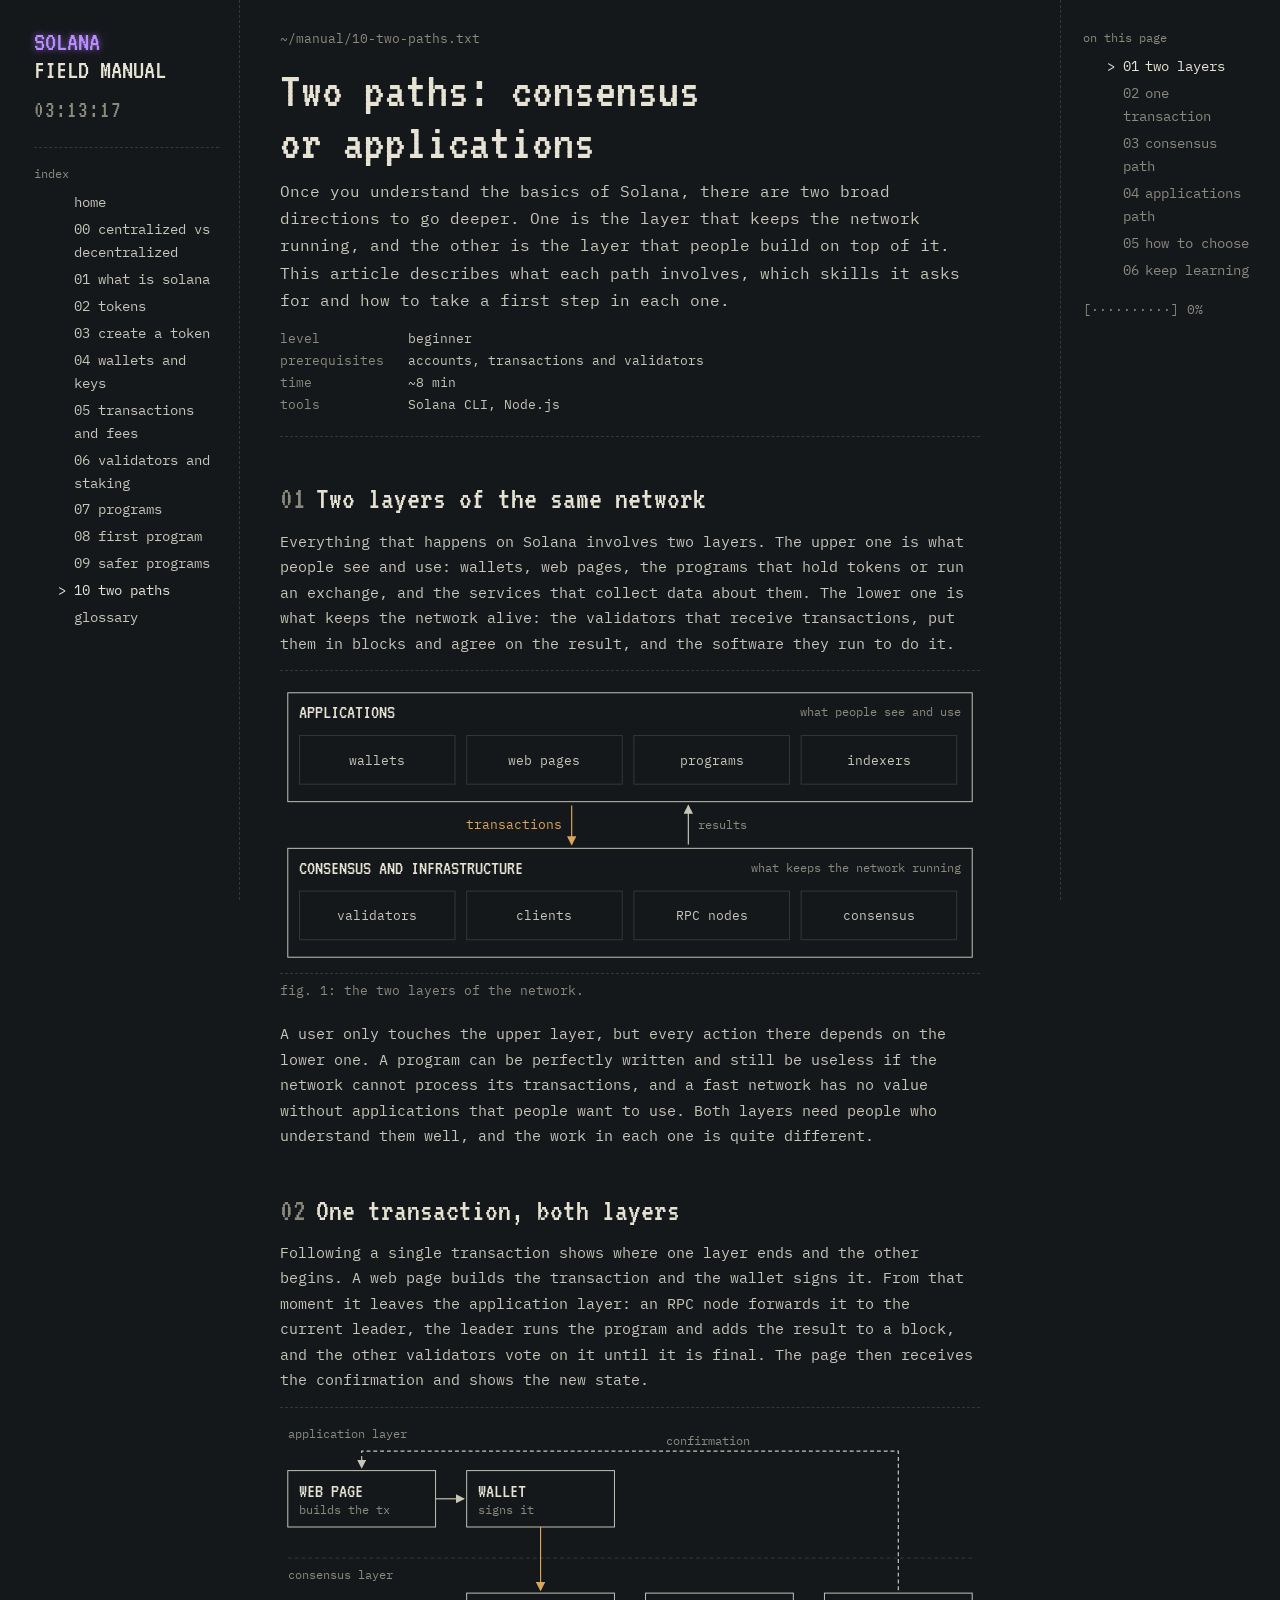
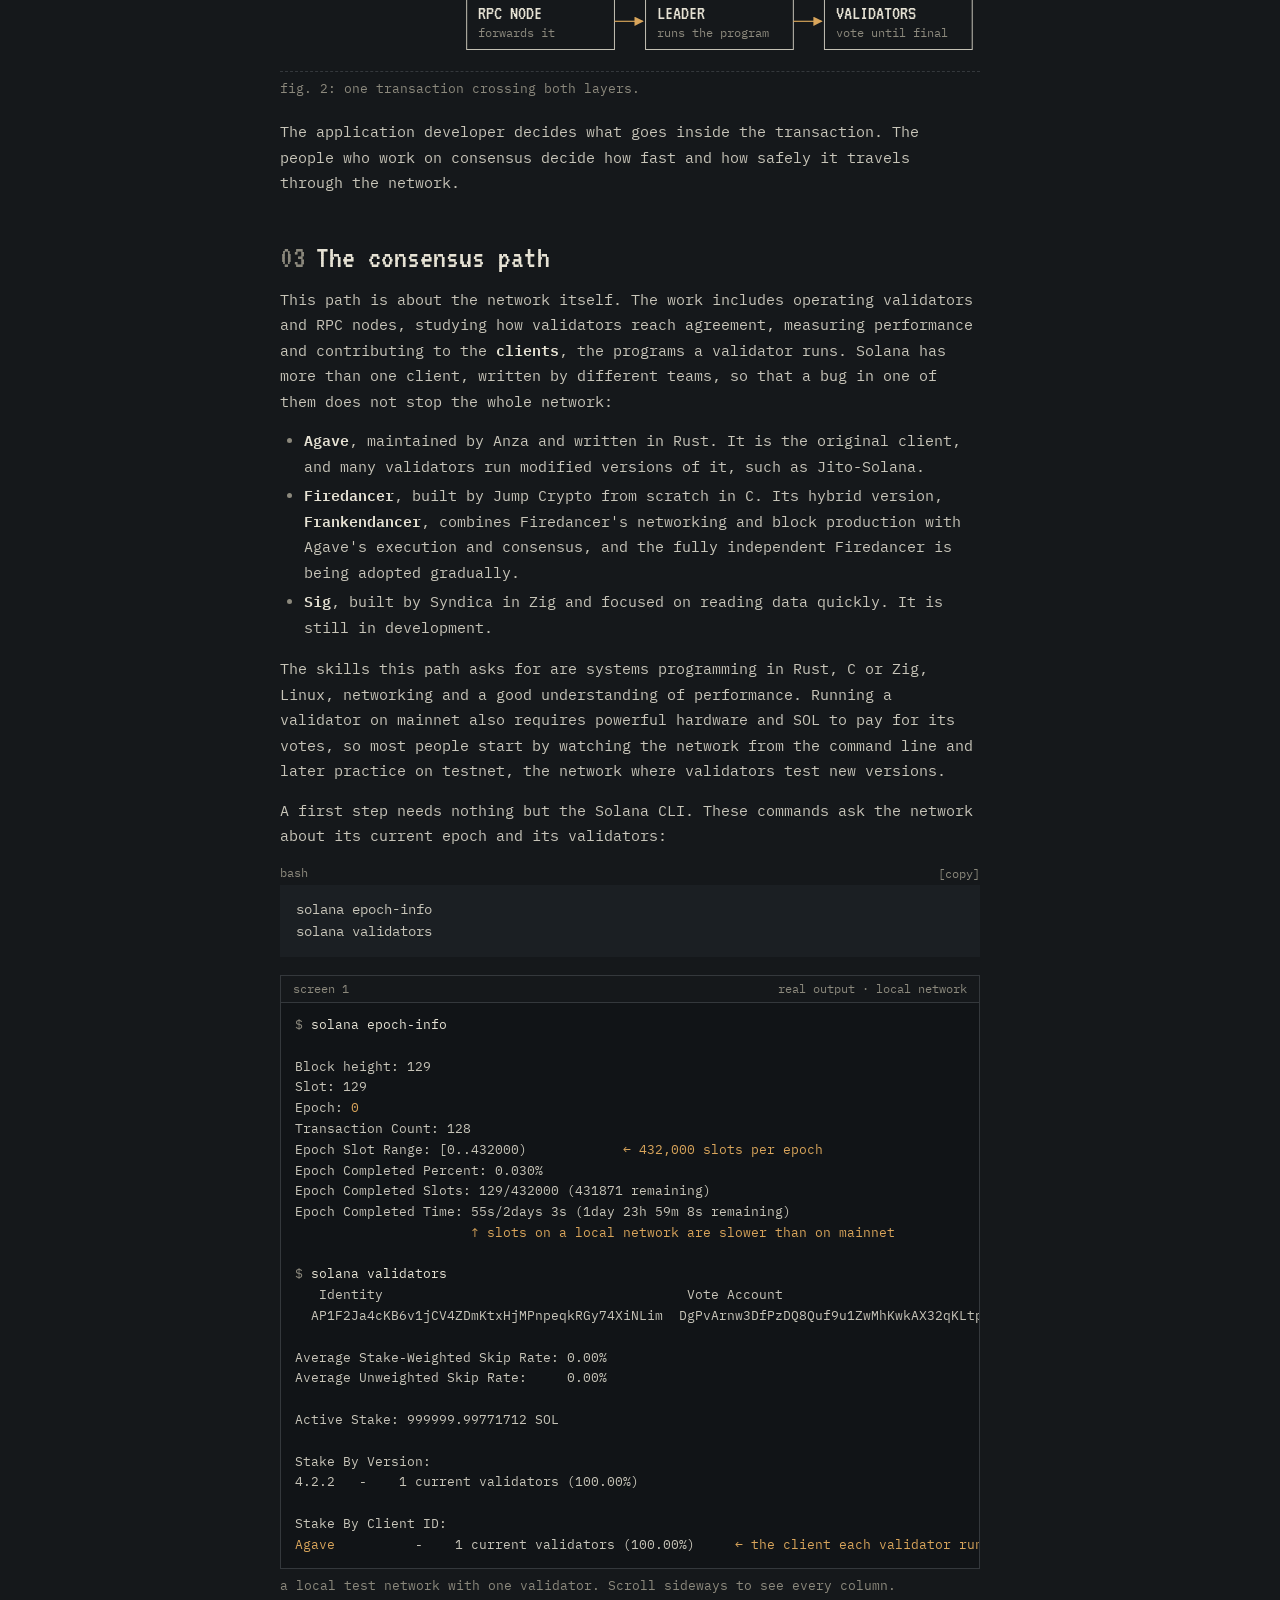
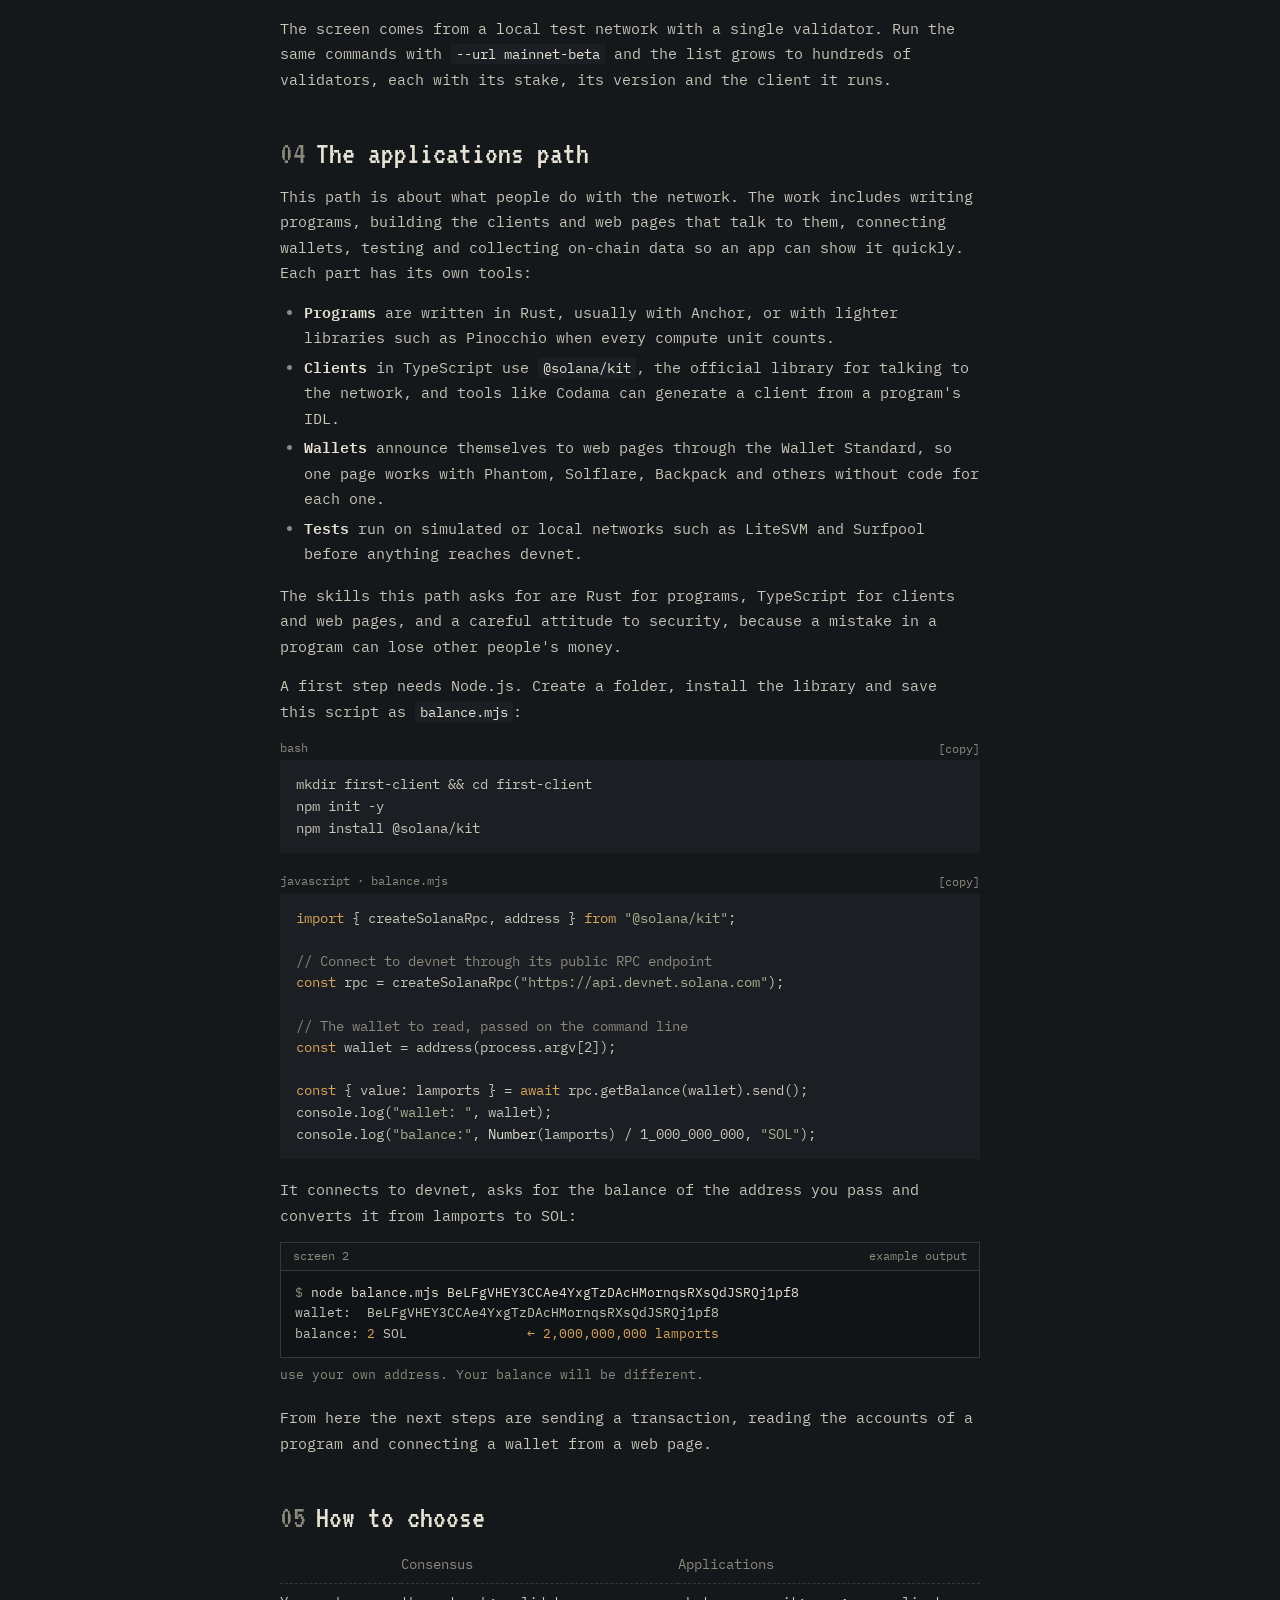
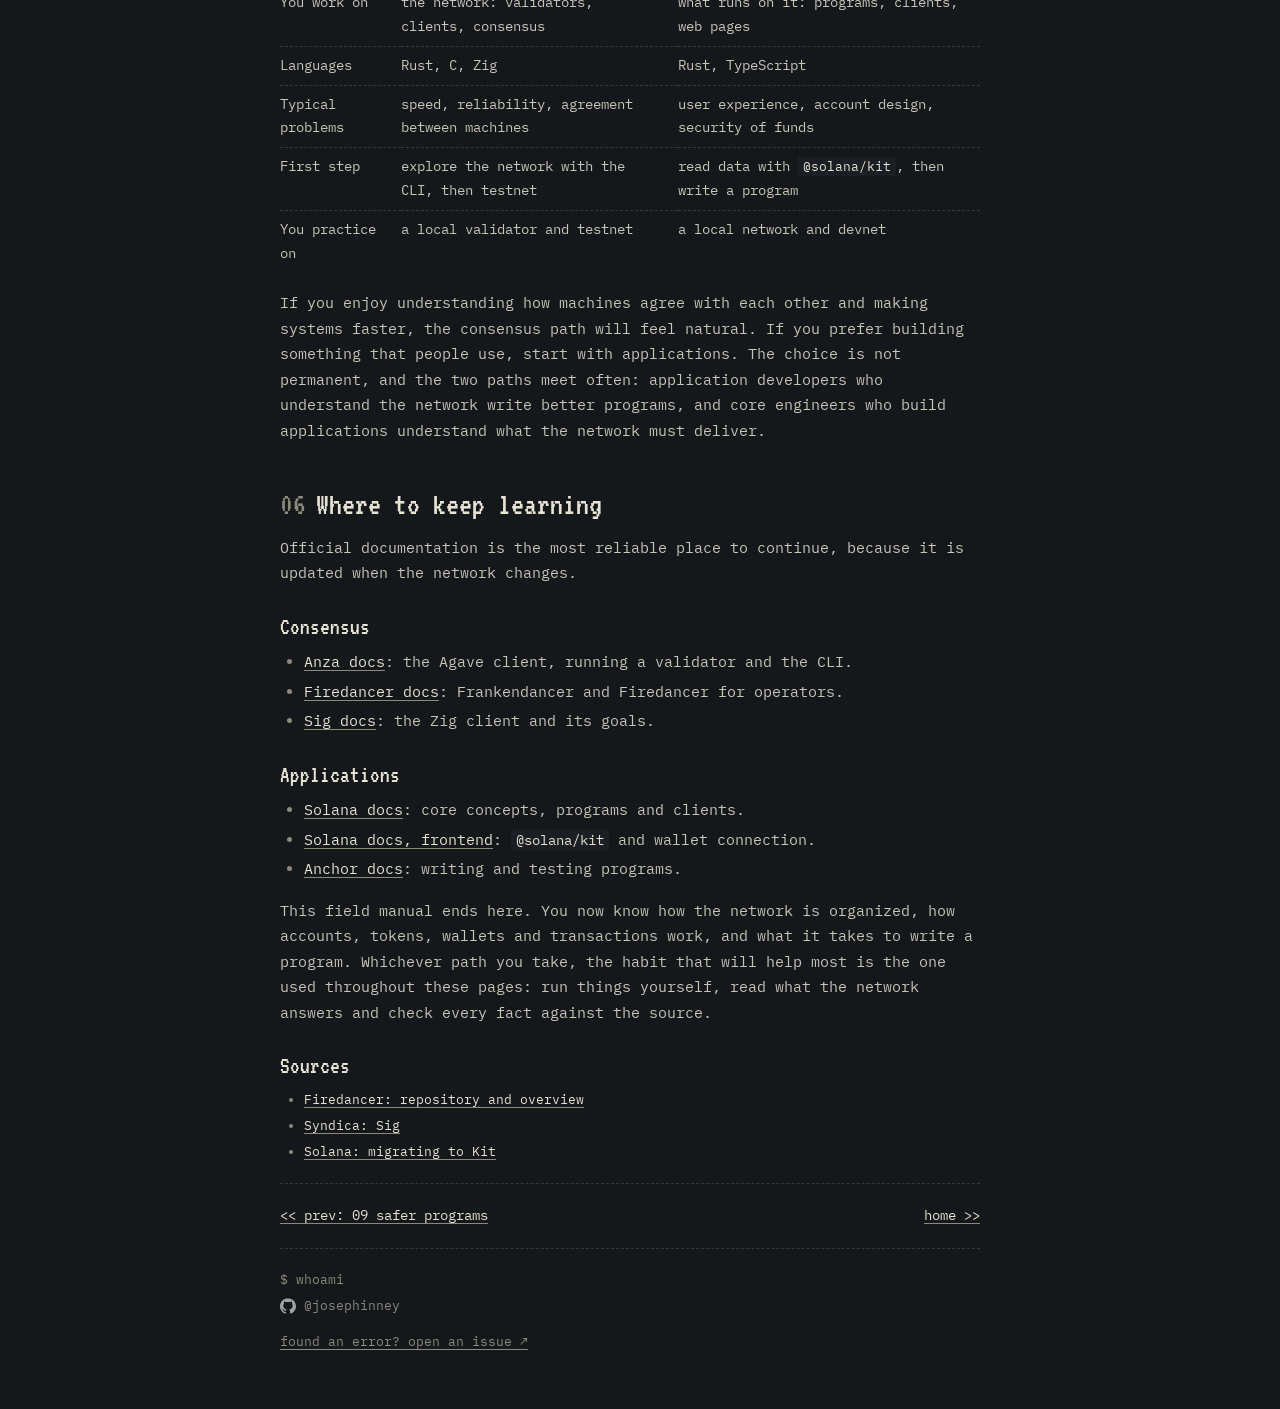
<file: articles/10-two-paths.html>
<!DOCTYPE html>
<html lang="en">
<head>
<meta charset="UTF-8">
<meta name="viewport" content="width=device-width, initial-scale=1.0">
<title>Two Paths: Consensus or Applications · Solana Field Manual</title>
<link rel="icon" href="../assets/favicon.svg" type="image/svg+xml">
<link rel="icon" href="../assets/favicon-32.png" sizes="32x32" type="image/png">
<link rel="apple-touch-icon" href="../assets/apple-touch-icon.png">
<link rel="preconnect" href="https://fonts.googleapis.com">
<link rel="preconnect" href="https://fonts.gstatic.com" crossorigin>
<link href="https://fonts.googleapis.com/css2?family=IBM+Plex+Mono:ital,wght@0,400;0,600;1,400&family=VT323&display=swap" rel="stylesheet">
<link rel="stylesheet" href="../css/base.css">
<link rel="stylesheet" href="../css/layout.css">
<link rel="stylesheet" href="../css/components.css">
</head>
<body data-root="../" data-page="10">
<div class="layout">
  <aside class="side" id="sidebar" aria-label="Site index"></aside>

  <main class="content">
    <article class="article">
      <p class="meta">~/manual/10-two-paths.txt</p>
      <h1>Two paths: consensus or applications</h1>
      <p class="lead">Once you understand the basics of Solana, there are two broad directions to go deeper. One is the
        layer that keeps the network running, and the other is the layer that people build on top of it. This article
        describes what each path involves, which skills it asks for and how to take a first step in each one.</p>
      <ul class="meta-list">
        <li><span class="k">level</span>beginner</li>
        <li><span class="k">prerequisites</span>accounts, transactions and validators</li>
        <li><span class="k">time</span>~8 min</li>
        <li><span class="k">tools</span>Solana CLI, Node.js</li>
      </ul>
      <hr>

      <h2 id="s1" data-short="two layers"><span class="n">01</span>Two layers of the same network</h2>
      <p>Everything that happens on Solana involves two layers. The upper one is what people see and use: wallets, web
        pages, the programs that hold tokens or run an exchange, and the services that collect data about them. The lower
        one is what keeps the network alive: the validators that receive transactions, put them in blocks and agree on the
        result, and the software they run to do it.</p>

      <figure class="fig">
        <div class="wrap">
          <svg viewBox="0 0 720 290" role="img" aria-labelledby="f101-t"><title id="f101-t">Two layers. Applications on top: wallets, web pages, programs and indexers. Consensus and infrastructure below: validators, clients, RPC nodes and consensus. Transactions go down and results come back up.</title><defs><marker id="f101-fg" viewBox="0 0 8 8" refX="7" refY="4" markerWidth="8" markerHeight="8" orient="auto"><path class="mk-fg" d="M0,0 L8,4 L0,8 z"/></marker><marker id="f101-am" viewBox="0 0 8 8" refX="7" refY="4" markerWidth="8" markerHeight="8" orient="auto"><path class="mk" d="M0,0 L8,4 L0,8 z"/></marker><marker id="f101-dim" viewBox="0 0 8 8" refX="7" refY="4" markerWidth="8" markerHeight="8" orient="auto"><path class="mk-dim" d="M0,0 L8,4 L0,8 z"/></marker></defs><rect class="box" x="8" y="8" width="704" height="112"/><text class="t-hi" x="20" y="34">APPLICATIONS</text><text class="t-dim" x="700" y="32" text-anchor="end">what people see and use</text><rect class="box dim" x="20" y="52" width="160" height="50"/><text x="100" y="82" text-anchor="middle">wallets</text><rect class="box dim" x="192" y="52" width="160" height="50"/><text x="272" y="82" text-anchor="middle">web pages</text><rect class="box dim" x="364" y="52" width="160" height="50"/><text x="444" y="82" text-anchor="middle">programs</text><rect class="box dim" x="536" y="52" width="160" height="50"/><text x="616" y="82" text-anchor="middle">indexers</text><path class="ln" d="M300,124 V164" marker-end="url(#f101-am)"/><text class="t-am" x="290" y="148" text-anchor="end">transactions</text><path class="ln-fg" d="M420,164 V124" marker-end="url(#f101-fg)"/><text class="t-dim" x="430" y="148">results</text><rect class="box" x="8" y="168" width="704" height="112"/><text class="t-hi" x="20" y="194">CONSENSUS AND INFRASTRUCTURE</text><text class="t-dim" x="700" y="192" text-anchor="end">what keeps the network running</text><rect class="box dim" x="20" y="212" width="160" height="50"/><text x="100" y="242" text-anchor="middle">validators</text><rect class="box dim" x="192" y="212" width="160" height="50"/><text x="272" y="242" text-anchor="middle">clients</text><rect class="box dim" x="364" y="212" width="160" height="50"/><text x="444" y="242" text-anchor="middle">RPC nodes</text><rect class="box dim" x="536" y="212" width="160" height="50"/><text x="616" y="242" text-anchor="middle">consensus</text></svg>
        </div>
        <figcaption>fig. 1: the two layers of the network.</figcaption>
      </figure>

      <p>A user only touches the upper layer, but every action there depends on the lower one. A program can be perfectly
        written and still be useless if the network cannot process its transactions, and a fast network has no value
        without applications that people want to use. Both layers need people who understand them well, and the work in
        each one is quite different.</p>

      <h2 id="s2" data-short="one transaction"><span class="n">02</span>One transaction, both layers</h2>
      <p>Following a single transaction shows where one layer ends and the other begins. A web page builds the
        transaction and the wallet signs it. From that moment it leaves the application layer: an RPC node forwards it to
        the current leader, the leader runs the program and adds the result to a block, and the other validators vote on
        it until it is final. The page then receives the confirmation and shows the new state.</p>

      <figure class="fig">
        <div class="wrap">
          <svg viewBox="0 0 720 250" role="img" aria-labelledby="f102-t"><title id="f102-t">A transaction goes from the web page to the wallet, which signs it, then to an RPC node, the leader that runs the program and the validators that vote on it. The confirmation returns to the page.</title><defs><marker id="f102-fg" viewBox="0 0 8 8" refX="7" refY="4" markerWidth="8" markerHeight="8" orient="auto"><path class="mk-fg" d="M0,0 L8,4 L0,8 z"/></marker><marker id="f102-am" viewBox="0 0 8 8" refX="7" refY="4" markerWidth="8" markerHeight="8" orient="auto"><path class="mk" d="M0,0 L8,4 L0,8 z"/></marker><marker id="f102-dim" viewBox="0 0 8 8" refX="7" refY="4" markerWidth="8" markerHeight="8" orient="auto"><path class="mk-dim" d="M0,0 L8,4 L0,8 z"/></marker></defs><text class="t-dim" x="8" y="16">application layer</text><rect class="box" x="8" y="50" width="152" height="58"/><text class="t-hi" x="20" y="77.0">WEB PAGE</text><text class="t-dim" x="20" y="95.0">builds the tx</text><rect class="box" x="192" y="50" width="152" height="58"/><text class="t-hi" x="204" y="77.0">WALLET</text><text class="t-dim" x="204" y="95.0">signs it</text><path class="ln-fg" d="M160,79 H189" marker-end="url(#f102-fg)"/><line class="sep dash" x1="8" y1="140" x2="712" y2="140"/><text class="t-dim" x="8" y="162">consensus layer</text><rect class="box" x="192" y="176" width="152" height="58"/><text class="t-hi" x="204" y="203.0">RPC NODE</text><text class="t-dim" x="204" y="221.0">forwards it</text><rect class="box" x="376" y="176" width="152" height="58"/><text class="t-hi" x="388" y="203.0">LEADER</text><text class="t-dim" x="388" y="221.0">runs the program</text><rect class="box" x="560" y="176" width="152" height="58"/><text class="t-hi" x="572" y="203.0">VALIDATORS</text><text class="t-dim" x="572" y="221.0">vote until final</text><path class="ln" d="M268,108 V173" marker-end="url(#f102-am)"/><path class="ln" d="M344,205 H373" marker-end="url(#f102-am)"/><path class="ln" d="M528,205 H557" marker-end="url(#f102-am)"/><path class="ln-fg dash" d="M636,173 V30 H84 V47" marker-end="url(#f102-fg)"/><text class="t-dim" x="440" y="24" text-anchor="middle">confirmation</text></svg>
        </div>
        <figcaption>fig. 2: one transaction crossing both layers.</figcaption>
      </figure>

      <p>The application developer decides what goes inside the transaction. The people who work on consensus decide how
        fast and how safely it travels through the network.</p>

      <h2 id="s3" data-short="consensus path"><span class="n">03</span>The consensus path</h2>
      <p>This path is about the network itself. The work includes operating validators and RPC nodes, studying how
        validators reach agreement, measuring performance and contributing to the <strong>clients</strong>, the programs
        a validator runs. Solana has more than one client, written by different teams, so that a bug in one of them does
        not stop the whole network:</p>
      <ul>
        <li><strong>Agave</strong>, maintained by Anza and written in Rust. It is the original client, and many validators
          run modified versions of it, such as Jito-Solana.</li>
        <li><strong>Firedancer</strong>, built by Jump Crypto from scratch in C. Its hybrid version,
          <strong>Frankendancer</strong>, combines Firedancer's networking and block production with Agave's execution and
          consensus, and the fully independent Firedancer is being adopted gradually.</li>
        <li><strong>Sig</strong>, built by Syndica in Zig and focused on reading data quickly. It is still in
          development.</li>
      </ul>
      <p>The skills this path asks for are systems programming in Rust, C or Zig, Linux, networking and a good
        understanding of performance. Running a validator on mainnet also requires powerful hardware and SOL to pay for its
        votes, so most people start by watching the network from the command line and later practice on testnet, the
        network where validators test new versions.</p>
      <p>A first step needs nothing but the Solana CLI. These commands ask the network about its current epoch and its
        validators:</p>
      <div class="code"><div class="label"><span>bash</span><button class="copy" type="button">copy</button></div>
<pre>solana epoch-info
solana validators</pre></div>

      <figure class="term">
        <div class="term-bar"><span>screen 1</span><span>real output · local network</span></div>
<pre><span class="pr">$</span> <span class="cmd">solana epoch-info</span>

Block height: 129
Slot: 129
Epoch: <span class="hl">0</span>
Transaction Count: 128
Epoch Slot Range: [0..432000)            <span class="ann">← 432,000 slots per epoch</span>
Epoch Completed Percent: 0.030%
Epoch Completed Slots: 129/432000 (431871 remaining)
Epoch Completed Time: 55s/2days 3s (1day 23h 59m 8s remaining)
                      <span class="ann">↑ slots on a local network are slower than on mainnet</span>

<span class="pr">$</span> <span class="cmd">solana validators</span>
   Identity                                      Vote Account                              Commission  Last Vote        Root Slot     Skip Rate  Credits  Version Client Id                Active Stake
  AP1F2Ja4cKB6v1jCV4ZDmKtxHjMPnpeqkRGy74XiNLim  DgPvArnw3DfPzDQ8Quf9u1ZwMhKwkAX32qKLtp1SCwhP    0.00%         97 (  0)         66 (  0)   0.00%     1056    4.2.2 <span class="hl">Agave</span>            999999.997717120 SOL (100.00%)

Average Stake-Weighted Skip Rate: 0.00%
Average Unweighted Skip Rate:     0.00%

Active Stake: 999999.99771712 SOL

Stake By Version:
4.2.2   -    1 current validators (100.00%)

Stake By Client ID:
<span class="hl">Agave</span>          -    1 current validators (100.00%)     <span class="ann">← the client each validator runs</span></pre>
        <figcaption>a local test network with one validator. Scroll sideways to see every column.</figcaption>
      </figure>

      <p>The screen comes from a local test network with a single validator. Run the same commands with
        <code>--url mainnet-beta</code> and the list grows to hundreds of validators, each with its stake, its version and
        the client it runs.</p>

      <h2 id="s4" data-short="applications path"><span class="n">04</span>The applications path</h2>
      <p>This path is about what people do with the network. The work includes writing programs, building the clients and
        web pages that talk to them, connecting wallets, testing and collecting on-chain data so an app can show it
        quickly. Each part has its own tools:</p>
      <ul>
        <li><strong>Programs</strong> are written in Rust, usually with Anchor, or with lighter libraries such as Pinocchio
          when every compute unit counts.</li>
        <li><strong>Clients</strong> in TypeScript use <code>@solana/kit</code>, the official library for talking to the
          network, and tools like Codama can generate a client from a program's IDL.</li>
        <li><strong>Wallets</strong> announce themselves to web pages through the Wallet Standard, so one page works with
          Phantom, Solflare, Backpack and others without code for each one.</li>
        <li><strong>Tests</strong> run on simulated or local networks such as LiteSVM and Surfpool before anything reaches
          devnet.</li>
      </ul>
      <p>The skills this path asks for are Rust for programs, TypeScript for clients and web pages, and a careful
        attitude to security, because a mistake in a program can lose other people's money.</p>
      <p>A first step needs Node.js. Create a folder, install the library and save this script as
        <code>balance.mjs</code>:</p>
      <div class="code"><div class="label"><span>bash</span><button class="copy" type="button">copy</button></div>
<pre>mkdir first-client &amp;&amp; cd first-client
npm init -y
npm install @solana/kit</pre></div>

      <div class="code">
        <div class="label"><span>javascript · balance.mjs</span><button class="copy" type="button" data-raw>copy</button></div>
<pre>import { createSolanaRpc, address } from &quot;@solana/kit&quot;;

// Connect to devnet through its public RPC endpoint
const rpc = createSolanaRpc(&quot;https://api.devnet.solana.com&quot;);

// The wallet to read, passed on the command line
const wallet = address(process.argv[2]);

const { value: lamports } = await rpc.getBalance(wallet).send();
console.log(&quot;wallet: &quot;, wallet);
console.log(&quot;balance:&quot;, Number(lamports) / 1_000_000_000, &quot;SOL&quot;);</pre>
      </div>

      <p>It connects to devnet, asks for the balance of the address you pass and converts it from lamports to SOL:</p>

      <figure class="term">
        <div class="term-bar"><span>screen 2</span><span>example output</span></div>
<pre><span class="pr">$</span> <span class="cmd">node balance.mjs BeLFgVHEY3CCAe4YxgTzDAcHMornqsRXsQdJSRQj1pf8</span>
wallet:  BeLFgVHEY3CCAe4YxgTzDAcHMornqsRXsQdJSRQj1pf8
balance: <span class="hl">2</span> SOL               <span class="ann">← 2,000,000,000 lamports</span></pre>
        <figcaption>use your own address. Your balance will be different.</figcaption>
      </figure>

      <p>From here the next steps are sending a transaction, reading the accounts of a program and connecting a wallet
        from a web page.</p>

      <h2 id="s5" data-short="how to choose"><span class="n">05</span>How to choose</h2>
      <div class="tbl"><table>
        <thead><tr><th></th><th>Consensus</th><th>Applications</th></tr></thead>
        <tbody>
          <tr><td>You work on</td><td>the network: validators, clients, consensus</td><td>what runs on it: programs, clients, web pages</td></tr>
          <tr><td>Languages</td><td>Rust, C, Zig</td><td>Rust, TypeScript</td></tr>
          <tr><td>Typical problems</td><td>speed, reliability, agreement between machines</td><td>user experience, account design, security of funds</td></tr>
          <tr><td>First step</td><td>explore the network with the CLI, then testnet</td><td>read data with <code>@solana/kit</code>, then write a program</td></tr>
          <tr><td>You practice on</td><td>a local validator and testnet</td><td>a local network and devnet</td></tr>
        </tbody>
      </table></div>
      <p>If you enjoy understanding how machines agree with each other and making systems faster, the consensus path will
        feel natural. If you prefer building something that people use, start with applications. The choice is not
        permanent, and the two paths meet often: application developers who understand the network write better programs,
        and core engineers who build applications understand what the network must deliver.</p>

      <h2 id="s6" data-short="keep learning"><span class="n">06</span>Where to keep learning</h2>
      <p>Official documentation is the most reliable place to continue, because it is updated when the network
        changes.</p>
      <h3>Consensus</h3>
      <ul>
        <li><a href="https://docs.anza.xyz/" target="_blank" rel="noopener">Anza docs</a>: the Agave client, running a validator and the CLI.</li>
        <li><a href="https://docs.firedancer.io/" target="_blank" rel="noopener">Firedancer docs</a>: Frankendancer and Firedancer for operators.</li>
        <li><a href="https://docs.syndica.io/sig" target="_blank" rel="noopener">Sig docs</a>: the Zig client and its goals.</li>
      </ul>
      <h3>Applications</h3>
      <ul>
        <li><a href="https://solana.com/docs" target="_blank" rel="noopener">Solana docs</a>: core concepts, programs and clients.</li>
        <li><a href="https://solana.com/docs/frontend" target="_blank" rel="noopener">Solana docs, frontend</a>: <code>@solana/kit</code> and wallet connection.</li>
        <li><a href="https://www.anchor-lang.com/docs" target="_blank" rel="noopener">Anchor docs</a>: writing and testing programs.</li>
      </ul>
      <p>This field manual ends here. You now know how the network is organized, how accounts, tokens, wallets and
        transactions work, and what it takes to write a program. Whichever path you take, the habit that will help most is
        the one used throughout these pages: run things yourself, read what the network answers and check every fact
        against the source.</p>

      <h3>Sources</h3>
      <ul class="meta">
        <li><a href="https://github.com/firedancer-io/firedancer" target="_blank" rel="noopener">Firedancer: repository and overview</a></li>
        <li><a href="https://syndica.io/sig" target="_blank" rel="noopener">Syndica: Sig</a></li>
        <li><a href="https://solana.com/docs/frontend/web3-compat" target="_blank" rel="noopener">Solana: migrating to Kit</a></li>
      </ul>
    </article>

    <hr>
    <nav class="pager" id="pager" aria-label="Previous and next"></nav>
    <hr>
    <footer id="site-footer"></footer>
  </main>
</div>

<script src="../data/articles.js" defer></script>
<script src="../js/helpers/clock.js" defer></script>
<script src="../js/helpers/sidebar.js" defer></script>
<script src="../js/helpers/footer.js" defer></script>
<script src="../js/helpers/scroll-spy.js" defer></script>
<script src="../js/helpers/copy-code.js" defer></script>
<script src="../js/helpers/highlight.js" defer></script>
<script src="../js/helpers/glossary-filter.js" defer></script>
<script src="../js/main.js" defer></script>
</body>
</html>
</file>
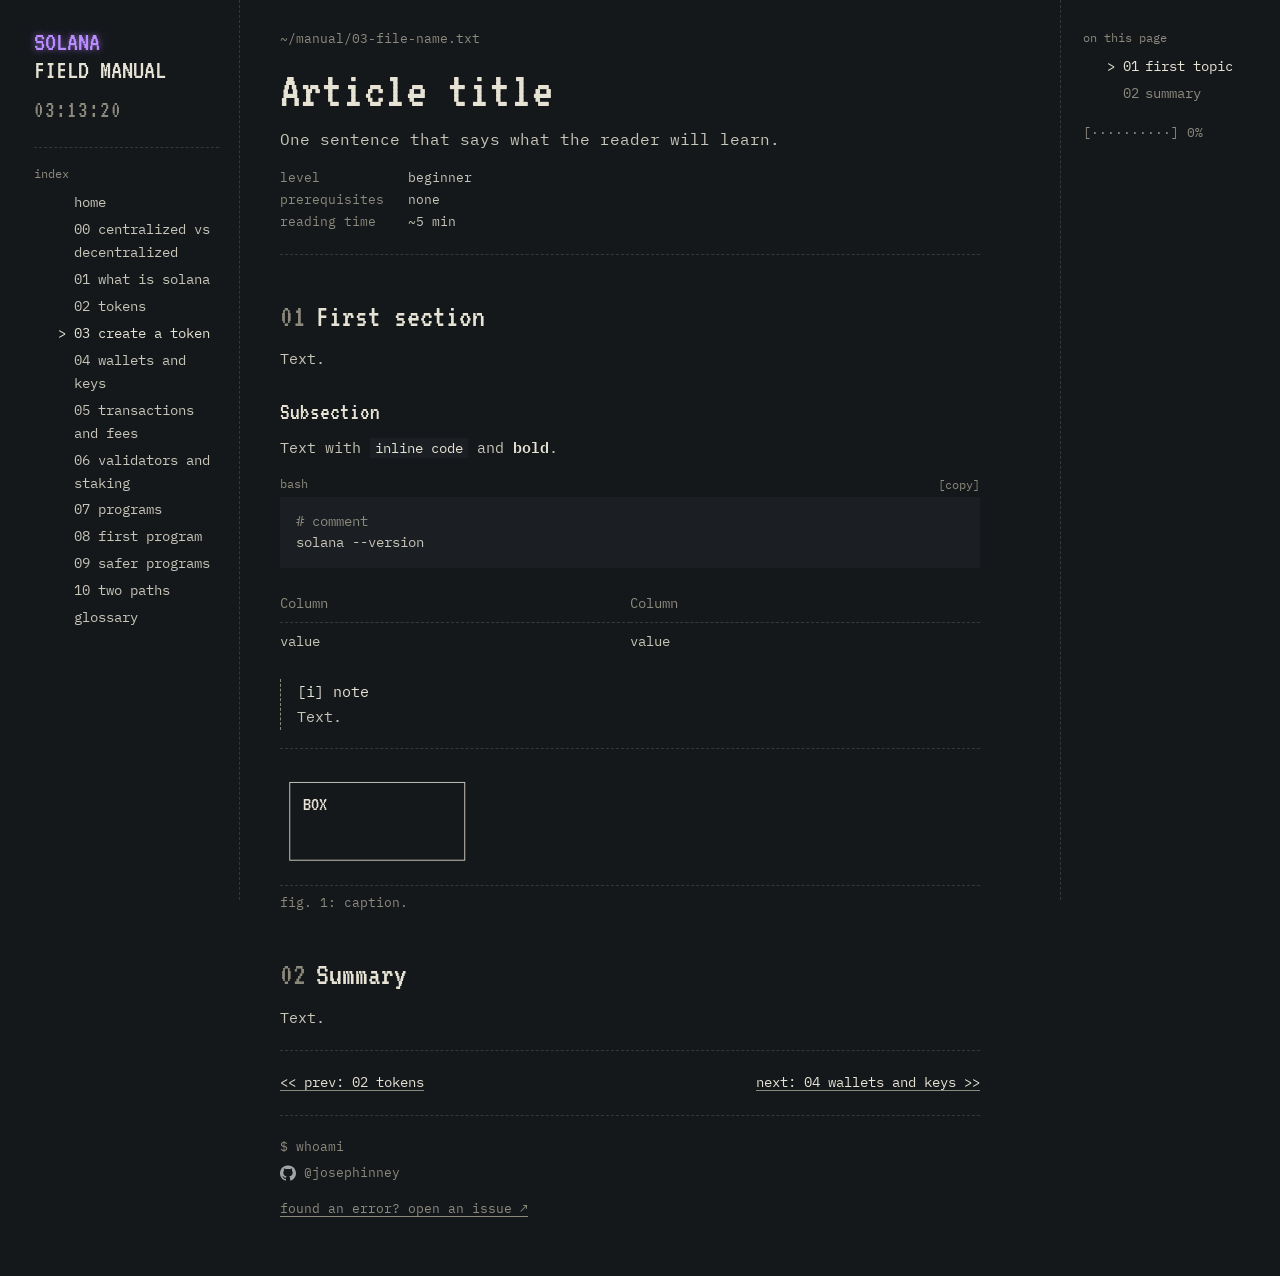
<file: articles/_template.html>
<!DOCTYPE html>
<html lang="en">
<head>
<meta charset="UTF-8">
<meta name="viewport" content="width=device-width, initial-scale=1.0">
<!-- 1. Change the title -->
<title>ARTICLE TITLE · Solana Field Manual</title>
<link rel="icon" href="../assets/favicon.svg" type="image/svg+xml">
<link rel="icon" href="../assets/favicon-32.png" sizes="32x32" type="image/png">
<link rel="apple-touch-icon" href="../assets/apple-touch-icon.png">
<link rel="preconnect" href="https://fonts.googleapis.com">
<link rel="preconnect" href="https://fonts.gstatic.com" crossorigin>
<link href="https://fonts.googleapis.com/css2?family=IBM+Plex+Mono:ital,wght@0,400;0,600;1,400&family=VT323&display=swap" rel="stylesheet">
<link rel="stylesheet" href="../css/base.css">
<link rel="stylesheet" href="../css/layout.css">
<link rel="stylesheet" href="../css/components.css">
</head>
<!-- 2. data-page must match the "id" of this article in data/articles.js -->
<body data-root="../" data-page="03">
<div class="layout">
  <aside class="side" id="sidebar" aria-label="Site index"></aside>

  <main class="content">
    <article class="article">
      <p class="meta">~/manual/03-file-name.txt</p>
      <h1>Article title</h1>
      <p class="lead">One sentence that says what the reader will learn.</p>
      <ul class="meta-list">
        <li><span class="k">level</span>beginner</li>
        <li><span class="k">prerequisites</span>none</li>
        <li><span class="k">reading time</span>~5 min</li>
      </ul>
      <hr>

      <!-- 3. Sections. Every <h2> with an id appears in "on this page".
              data-short is the label shown in the sidebar. -->
      <h2 id="s1" data-short="first topic"><span class="n">01</span>First section</h2>
      <p>Text.</p>

      <h3>Subsection</h3>
      <p>Text with <code>inline code</code> and <strong>bold</strong>.</p>

      <!-- Code block. Add data-raw to the button to copy comments too. -->
      <div class="code">
        <div class="label"><span>bash</span><button class="copy" type="button">copy</button></div>
<pre><span class="c"># comment</span>
solana --version</pre>
      </div>

      <!-- Table -->
      <div class="tbl"><table>
        <thead><tr><th>Column</th><th>Column</th></tr></thead>
        <tbody><tr><td>value</td><td>value</td></tr></tbody>
      </table></div>

      <!-- Notes: .note (info) · .note.warn (amber) · .note.crit (red) -->
      <div class="note">
        <span class="t">[i] note</span>
        <p>Text.</p>
      </div>

      <!-- Figure: inline SVG. Use the classes in css/components.css (.box, .ln, .t-hi, .t-dim...) -->
      <figure class="fig">
        <div class="wrap">
          <svg viewBox="0 0 720 120" role="img" aria-labelledby="figX-t">
            <title id="figX-t">Describe the figure here.</title>
            <rect class="box" x="10" y="20" width="180" height="80"/>
            <text class="t-hi" x="24" y="48">BOX</text>
          </svg>
        </div>
        <figcaption>fig. 1: caption.</figcaption>
      </figure>

      <h2 id="s2" data-short="summary"><span class="n">02</span>Summary</h2>
      <p>Text.</p>
    </article>

    <hr>
    <nav class="pager" id="pager" aria-label="Previous and next"></nav>
    <hr>
    <footer id="site-footer"></footer>
  </main>
</div>

<script src="../data/articles.js" defer></script>
<script src="../js/helpers/clock.js" defer></script>
<script src="../js/helpers/sidebar.js" defer></script>
<script src="../js/helpers/footer.js" defer></script>
<script src="../js/helpers/scroll-spy.js" defer></script>
<script src="../js/helpers/copy-code.js" defer></script>
<script src="../js/helpers/highlight.js" defer></script>
<script src="../js/helpers/glossary-filter.js" defer></script>
<script src="../js/main.js" defer></script>
</body>
</html>
</file>
<file: css/base.css>
/* ============================================================
   base.css
   Colors, fonts, reset and general typography.
   Every other stylesheet uses the variables defined here.
   ============================================================ */

:root{
  --bg:#15181b;          /* soft charcoal background */
  --fg:#c8c5b9;          /* body text, warm off-white */
  --fg-hi:#e6e2d4;       /* headings and strong text */
  --dim:#8c897d;         /* meta text, comments, labels */
  --rule:#34383c;        /* dashed separators */
  --code-bg:#1b1f23;     /* code blocks */
  --amber:#d9a55b;       /* warnings, linked values in figures */
  --red:#d48873;         /* critical warnings, broken links in figures */
  --violet:#b98cff;      /* "SOLANA" in the site name */
  --violet-soft:#ad98d8; /* code: attributes and macros */
  --sage:#a3b38f;        /* code: strings */

  --font-display:'VT323','Courier New',monospace;
  --font-body:'IBM Plex Mono','Courier New',monospace;

  color-scheme:dark;
}

*{margin:0;padding:0;box-sizing:border-box}
html{height:100%;scroll-behavior:smooth}
body{
  min-height:100%;
  background:var(--bg);
  color:var(--fg);
  font-family:var(--font-body);
  font-size:15px;
  line-height:1.7;
}
::selection{background:var(--fg);color:var(--bg)}
[hidden]{display:none !important}

a{color:var(--fg-hi);text-decoration:underline;text-underline-offset:3px;text-decoration-color:var(--dim)}
a:hover{text-decoration-color:var(--fg-hi)}
:focus-visible{outline:1px dashed var(--fg-hi);outline-offset:3px}

hr{border:none;border-top:1px dashed var(--rule);margin:20px 0}

/* ---------- headings ---------- */
h1{
  font-family:var(--font-display);font-weight:400;font-size:52px;line-height:1;
  color:var(--fg-hi);margin:0 0 10px;text-wrap:balance;
}
h1 .cur{
  display:inline-block;width:.45em;height:.8em;margin-left:6px;vertical-align:-2px;
  background:var(--fg-hi);animation:blink 1.1s steps(2,start) infinite;
}
@keyframes blink{50%{opacity:0}}

h2{
  font-family:var(--font-display);font-weight:400;font-size:32px;line-height:1.1;
  color:var(--fg-hi);margin:44px 0 12px;text-wrap:balance;scroll-margin-top:24px;
}
h2 .n{color:var(--dim);margin-right:10px}
h3{font-family:var(--font-display);font-weight:400;font-size:24px;line-height:1.15;color:var(--fg-hi);margin:28px 0 8px}
h4{font-size:15px;font-weight:600;color:var(--fg-hi);margin:20px 0 6px}

/* ---------- text ---------- */
p{margin:0 0 14px}
ul,ol{margin:0 0 16px 24px}
li{margin:4px 0}
li::marker{color:var(--dim)}
strong{color:var(--fg-hi);font-weight:600}
code{font-family:var(--font-body);font-size:.92em;color:var(--fg-hi);background:var(--code-bg);padding:1px 5px}

.meta{font-size:13px;color:var(--dim)}
.lead{font-size:16px}

@media (max-width:820px){
  body{font-size:14px}
  h1{font-size:40px}
  h2{font-size:28px}
}

@media (prefers-reduced-motion:reduce){
  html{scroll-behavior:auto}
  h1 .cur{animation:none}
}
</file>
<file: css/layout.css>
/* ============================================================
   layout.css
   Site index on the left, the article in the middle and, on wide
   screens, "on this page" on the right. On phones the index moves to the top.
   ============================================================ */

.layout{
  display:grid;
  grid-template-columns:250px minmax(0,1fr);
  max-width:1060px;
  margin:0 auto;
}

/* ---------- sidebar ---------- */
.side{
  position:sticky;top:0;align-self:start;
  height:100vh;overflow-y:auto;
  padding:28px 20px 28px 24px;
  border-right:1px dashed var(--rule);
  font-size:13.5px;
}
.side hr{margin:16px 0}
.side .h{font-size:12px;color:var(--dim);margin-bottom:6px}

.site{font-family:var(--font-display);font-size:28px;line-height:1;color:var(--fg-hi);text-decoration:none;display:block}
.site .sol{
  color:var(--violet);
  text-shadow:0 0 6px rgba(185,140,255,.55),0 0 14px rgba(185,140,255,.25);
}
.clock{
  font-family:var(--font-display);font-size:24px;color:var(--dim);
  margin-top:6px;letter-spacing:.04em;font-variant-numeric:tabular-nums;
}

.nav,.onpage{list-style:none}
.nav li,.onpage li{margin:2px 0}
.nav a,.onpage a{display:block;position:relative;padding:1px 0 1px 16px;text-decoration:none;color:var(--fg)}
.nav a:hover,.onpage a:hover{color:var(--fg-hi)}
.nav a[aria-current="page"],.onpage a.on{color:var(--fg-hi)}
.nav a[aria-current="page"]::before,.onpage a.on::before{content:">";position:absolute;left:0;color:var(--fg-hi)}
.nav .locked{color:var(--dim)}
.onpage a{color:var(--dim)}
.onpage .n{margin-right:6px}
.progress{margin-top:12px;color:var(--dim);font-size:12.5px;white-space:pre}

/* ---------- right column: on this page (wide screens only) ----------
   Created by js/helpers/scroll-spy.js on article pages. */
.layout.has-toc{grid-template-columns:230px minmax(0,1fr) 210px;max-width:1260px}
.toc-side{
  position:sticky;top:0;align-self:start;
  height:100vh;overflow-y:auto;
  padding:28px 20px 28px 22px;
  border-left:1px dashed var(--rule);
  font-size:13.5px;
}
.toc-side .h{font-size:12px;color:var(--dim);margin-bottom:6px}
.toc-side .onpage-block > hr:first-child{display:none}

/* ---------- content ---------- */
.content{padding:28px 40px 56px;min-width:0}
.content > *{max-width:700px}

/* footer: terminal-style signature built by js/helpers/footer.js */
footer{font-size:13px;color:var(--dim);margin-top:4px}
footer .whoami{margin:0 0 4px}
footer .whoami .pr{color:var(--dim)}
footer .gh{display:inline-flex;align-items:center;gap:8px;color:var(--dim);text-decoration:none}
footer .gh img{opacity:.6;transition:opacity .15s}
footer .gh:hover,footer .gh:focus-visible{color:var(--fg-hi)}
footer .gh:hover img,footer .gh:focus-visible img{opacity:1}
footer .report{margin:10px 0 0}
footer .report a{color:var(--dim)}
footer .report a:hover,footer .report a:focus-visible{color:var(--fg-hi)}

/* ---------- small screens ---------- */
@media (max-width:820px){
  .layout{grid-template-columns:1fr}
  .side{position:static;height:auto;border-right:none;border-bottom:1px dashed var(--rule);padding:20px 16px}
  .side .top-row{display:flex;justify-content:space-between;align-items:baseline}
  .clock{margin-top:0}
  .nav{display:flex;flex-wrap:wrap;gap:2px 14px}
  .onpage-block{display:none}
  .content{padding:22px 16px 40px}
}
</file>
<file: css/components.css>
/* ============================================================
   components.css
   Reusable blocks used inside articles and pages.
   ============================================================ */

/* ---------- code blocks ----------
   <div class="code">
     <div class="label"><span>bash</span><button class="copy" type="button">copy</button></div>
     <pre>...</pre>
   </div>
   Add data-raw to the button to copy comments too (json, rust...). */
.code{margin:8px 0 18px}
.code pre{
  background:var(--code-bg);padding:14px 16px;overflow-x:auto;
  font-family:var(--font-body);font-size:13.5px;line-height:1.6;color:var(--fg);
}
.code pre .c{color:var(--dim)}
/* syntax colors, written by js/helpers/highlight.js.
   Few colors on purpose: each one marks a different kind of thing. */
.code pre .kw{color:var(--amber)}          /* keywords: pub fn, use, const, await */
.code pre .at{color:var(--violet-soft)}    /* attributes and macros: #[account(...)], msg! */
.code pre .s{color:var(--sage)}            /* strings: b"counter", "@anchor-lang/core" */
.code pre .ty{color:var(--fg-hi)}          /* types: Signer, Account, u64 */
.code pre .v{color:var(--amber)}           /* shell variables: $MINT */
.code .label{font-size:12px;color:var(--dim);margin-bottom:2px;display:flex;justify-content:space-between;gap:12px}
.copy{font-family:var(--font-body);font-size:12px;background:none;border:none;color:var(--dim);cursor:pointer;padding:0}
.copy::before{content:"["}
.copy::after{content:"]"}
.copy:hover{color:var(--fg-hi)}

/* ---------- figures (inline svg) ----------
   <figure class="fig"><div class="wrap"><svg>...</svg></div><figcaption>fig. 1: ...</figcaption></figure> */
.fig{margin:10px 0 20px}
.fig .wrap{overflow-x:auto;padding:14px 0 6px;border-top:1px dashed var(--rule);border-bottom:1px dashed var(--rule)}
.fig svg{display:block;width:100%;height:auto;min-width:560px}
.fig figcaption{font-size:12.5px;color:var(--dim);margin-top:6px}
.fig text{font-family:var(--font-body);font-size:13px;fill:var(--fg)}
.fig .t-hi{font-family:var(--font-display);font-size:21px;fill:var(--fg-hi)}
.fig .t-dim{fill:var(--dim);font-size:12px}
.fig .t-am{fill:var(--amber)}
.fig .t-red{fill:var(--red)}
.fig .t-code{fill:var(--fg-hi)}             /* code inside a figure, in the body font */
.fig .box{fill:none;stroke:var(--fg);stroke-width:1}
.fig .sep{stroke:var(--rule);stroke-width:1}
.fig .ln{fill:none;stroke:var(--amber);stroke-width:1.2}
.fig .ln-red{fill:none;stroke:var(--red);stroke-width:1.2;stroke-dasharray:4 3}
.fig .ln-red.solid{stroke-dasharray:none}
.fig .ax{stroke:var(--dim);stroke-width:1;fill:none}
.fig .cell{fill:none;stroke:var(--dim);stroke-width:1}
.fig .cell.f{fill:rgba(200,197,185,.09)}
.fig .mk{fill:var(--amber)}

/* ---------- tables ---------- */
.tbl{overflow-x:auto;margin:8px 0 18px}
table{border-collapse:collapse;width:100%;font-size:14px;font-variant-numeric:tabular-nums}
th{text-align:left;font-weight:400;color:var(--dim);padding:6px 14px 6px 0;border-bottom:1px dashed var(--rule)}
td{padding:7px 14px 7px 0;border-bottom:1px dashed var(--rule);vertical-align:top}
tr:last-child td{border-bottom:none}

/* ---------- notes ----------
   .note (info) · .note.warn (amber) · .note.crit (red) */
.note{margin:8px 0 18px;padding-left:16px;border-left:1px dashed var(--dim)}
.note .t{display:block;color:var(--fg-hi)}
.note.warn{border-left-color:var(--amber)}
.note.warn .t{color:var(--amber)}
.note.crit{border-left-color:var(--red)}
.note.crit .t{color:var(--red)}
.note p:last-child{margin-bottom:0}

/* ---------- home: start button ----------
   <nav class="start"><a class="btn" href="...">start reading &gt;&gt;</a></nav> */
.start{display:flex;justify-content:flex-end;margin:32px 0 8px}
.btn{display:inline-block;padding:8px 18px;border:1px solid var(--fg);color:var(--fg-hi);text-decoration:none;font-size:15px}
.btn:hover,.btn:focus-visible{background:var(--fg-hi);color:var(--bg)}
.disclaimer{font-size:12.5px;color:var(--dim);margin:28px 0 0}

/* ---------- misc ---------- */
.toc{list-style:none;margin:8px 0 16px}
.toc .n{color:var(--dim);margin-right:8px}
.pager{display:flex;justify-content:space-between;gap:16px;flex-wrap:wrap;font-size:14px}
.redact{display:block;height:1em;background:var(--rule);margin:10px 0}
.redact.s{width:55%}
.redact.m{width:80%}

/* ---------- glossary ---------- */
.filter{display:flex;gap:10px;align-items:center;flex-wrap:wrap;margin:6px 0 14px;font-size:14px}
.filter label{color:var(--dim)}
.filter input{
  flex:1 1 220px;background:transparent;border:none;border-bottom:1px dashed var(--dim);
  color:var(--fg-hi);font-family:var(--font-body);font-size:15px;padding:4px 0;outline:none;
}
.filter input:focus{border-bottom-color:var(--fg-hi)}
dl.gloss dt{color:var(--fg-hi);margin-top:14px}
dl.gloss dd{margin-left:24px}
dl.gloss .tag{font-size:13px;color:var(--dim)}

/* ---------- figure extras (flows and networks) ---------- */
.fig .box.dim{stroke:var(--rule)}
.fig .t-hi.dim{fill:var(--dim)}
.fig .ln-fg{fill:none;stroke:var(--fg);stroke-width:1.2}
.fig .ln-dim{fill:none;stroke:var(--rule);stroke-width:1.2}
.fig .dash{stroke-dasharray:4 3}
.fig .zone{stroke:var(--rule);stroke-width:1;stroke-dasharray:3 4}
.fig .net{fill:none;stroke:var(--rule);stroke-width:1;stroke-dasharray:4 3}
.fig .vnode{fill:var(--bg);stroke:var(--fg);stroke-width:1}
.fig .vnode.off{stroke:var(--red)}
.fig .mk-fg{fill:var(--fg)}
.fig .mk-dim{fill:var(--rule)}

/* ---------- article meta (level, prerequisites, reading time...) ----------
   <ul class="meta-list"><li><span class="k">level</span>beginner</li>...</ul> */
.meta-list{list-style:none;margin:0 0 14px;font-size:13px;color:var(--fg)}
.meta-list li{margin:0}
.meta-list .k{display:inline-block;min-width:16ch;color:var(--dim)}
.fig .box.red{stroke:var(--red)}

/* ---------- terminal screens (real command output) ----------
   <figure class="term">
     <div class="term-bar"><span>screen 1</span><span>terminal · devnet</span></div>
     <pre><span class="pr">$</span> command
output line with <span class="hl">value to copy</span>
<span class="ann">         ^ annotation</span></pre>
     <figcaption>what to look for</figcaption>
   </figure> */
.term{margin:10px 0 20px}
.term-bar{
  display:flex;justify-content:space-between;gap:12px;
  font-size:12px;color:var(--dim);
  border:1px solid var(--rule);border-bottom:none;padding:3px 12px;
}
.term pre{
  border:1px solid var(--rule);background:#111417;
  padding:12px 14px;overflow-x:auto;
  font-family:var(--font-body);font-size:13px;line-height:1.6;color:var(--fg);
}
.term .pr{color:var(--dim)}
.term .cmd{color:var(--fg-hi)}
.term .hl{color:var(--amber)}
.term .ann{color:var(--amber)}
.term .err{color:var(--red)}
.term .ann.err{color:var(--red)}
.term .ok{color:var(--fg-hi)}
.term figcaption{font-size:12.5px;color:var(--dim);margin-top:6px}
</file>
